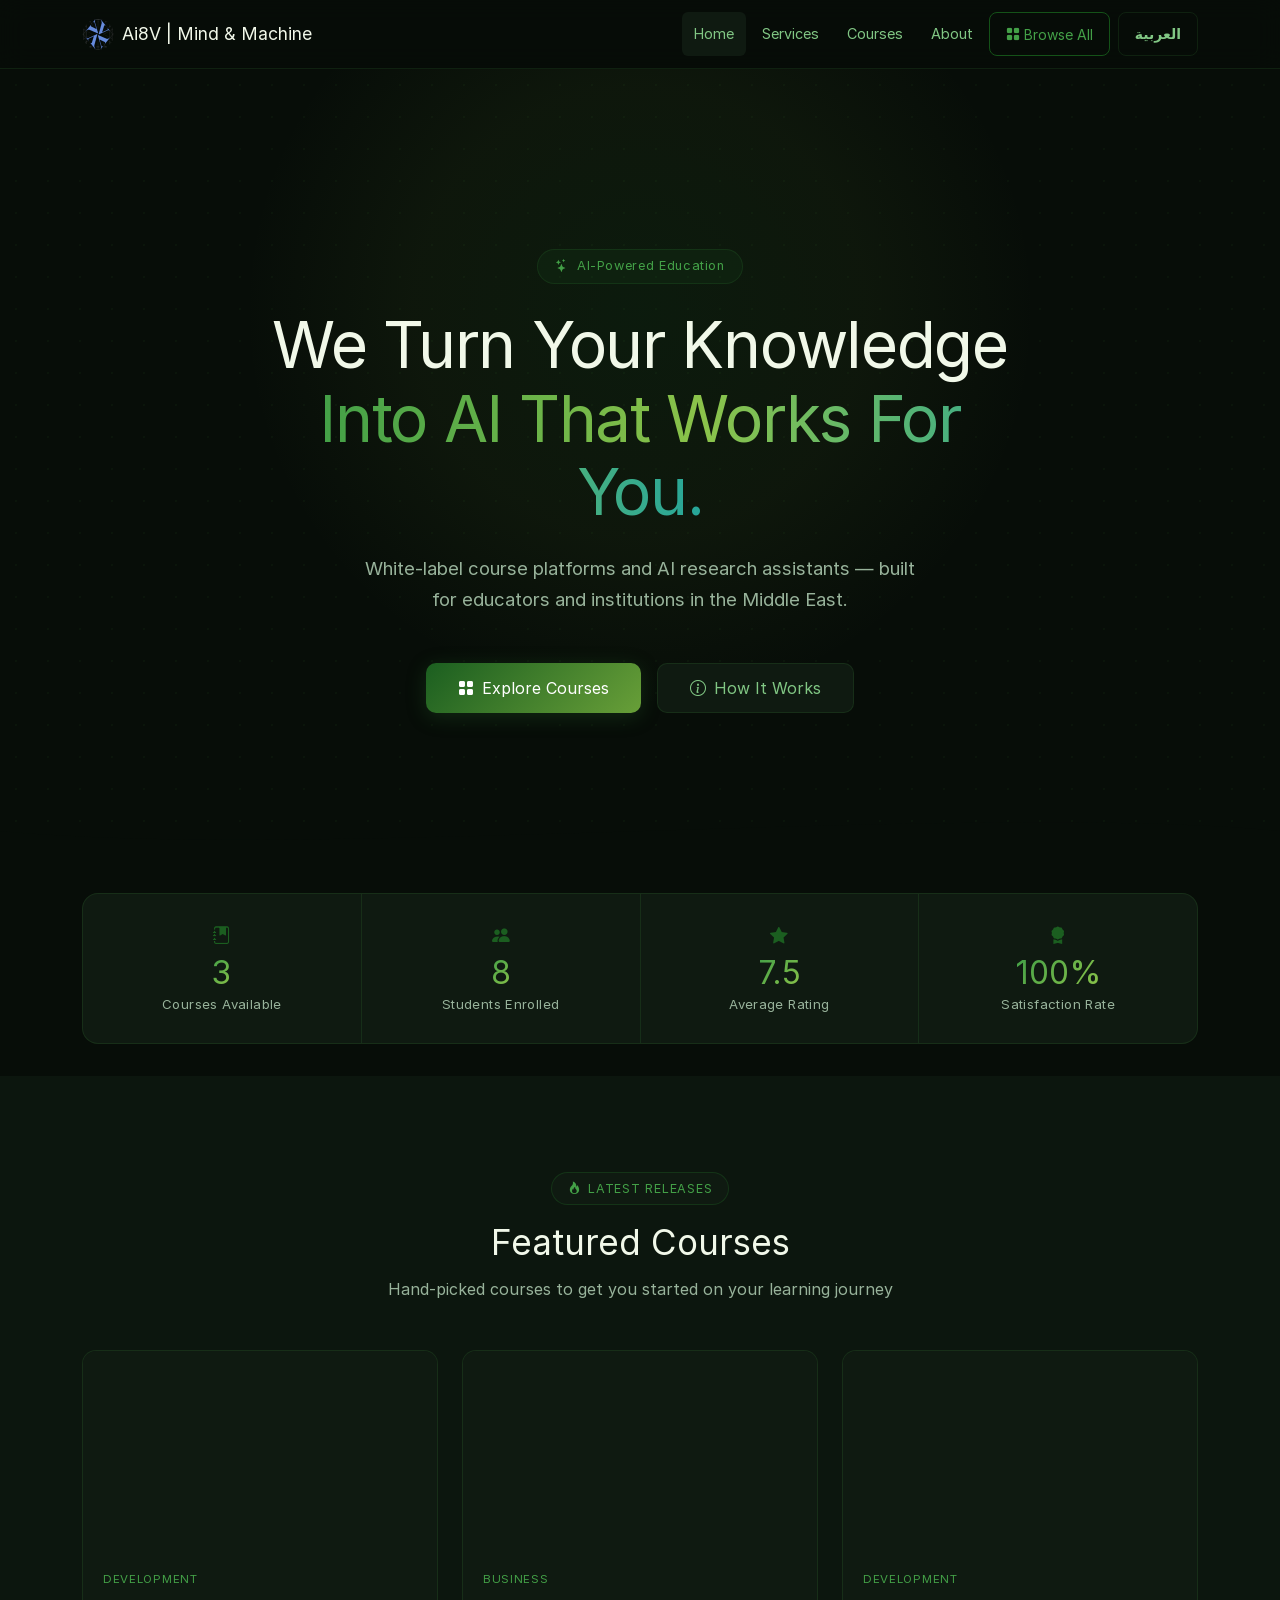
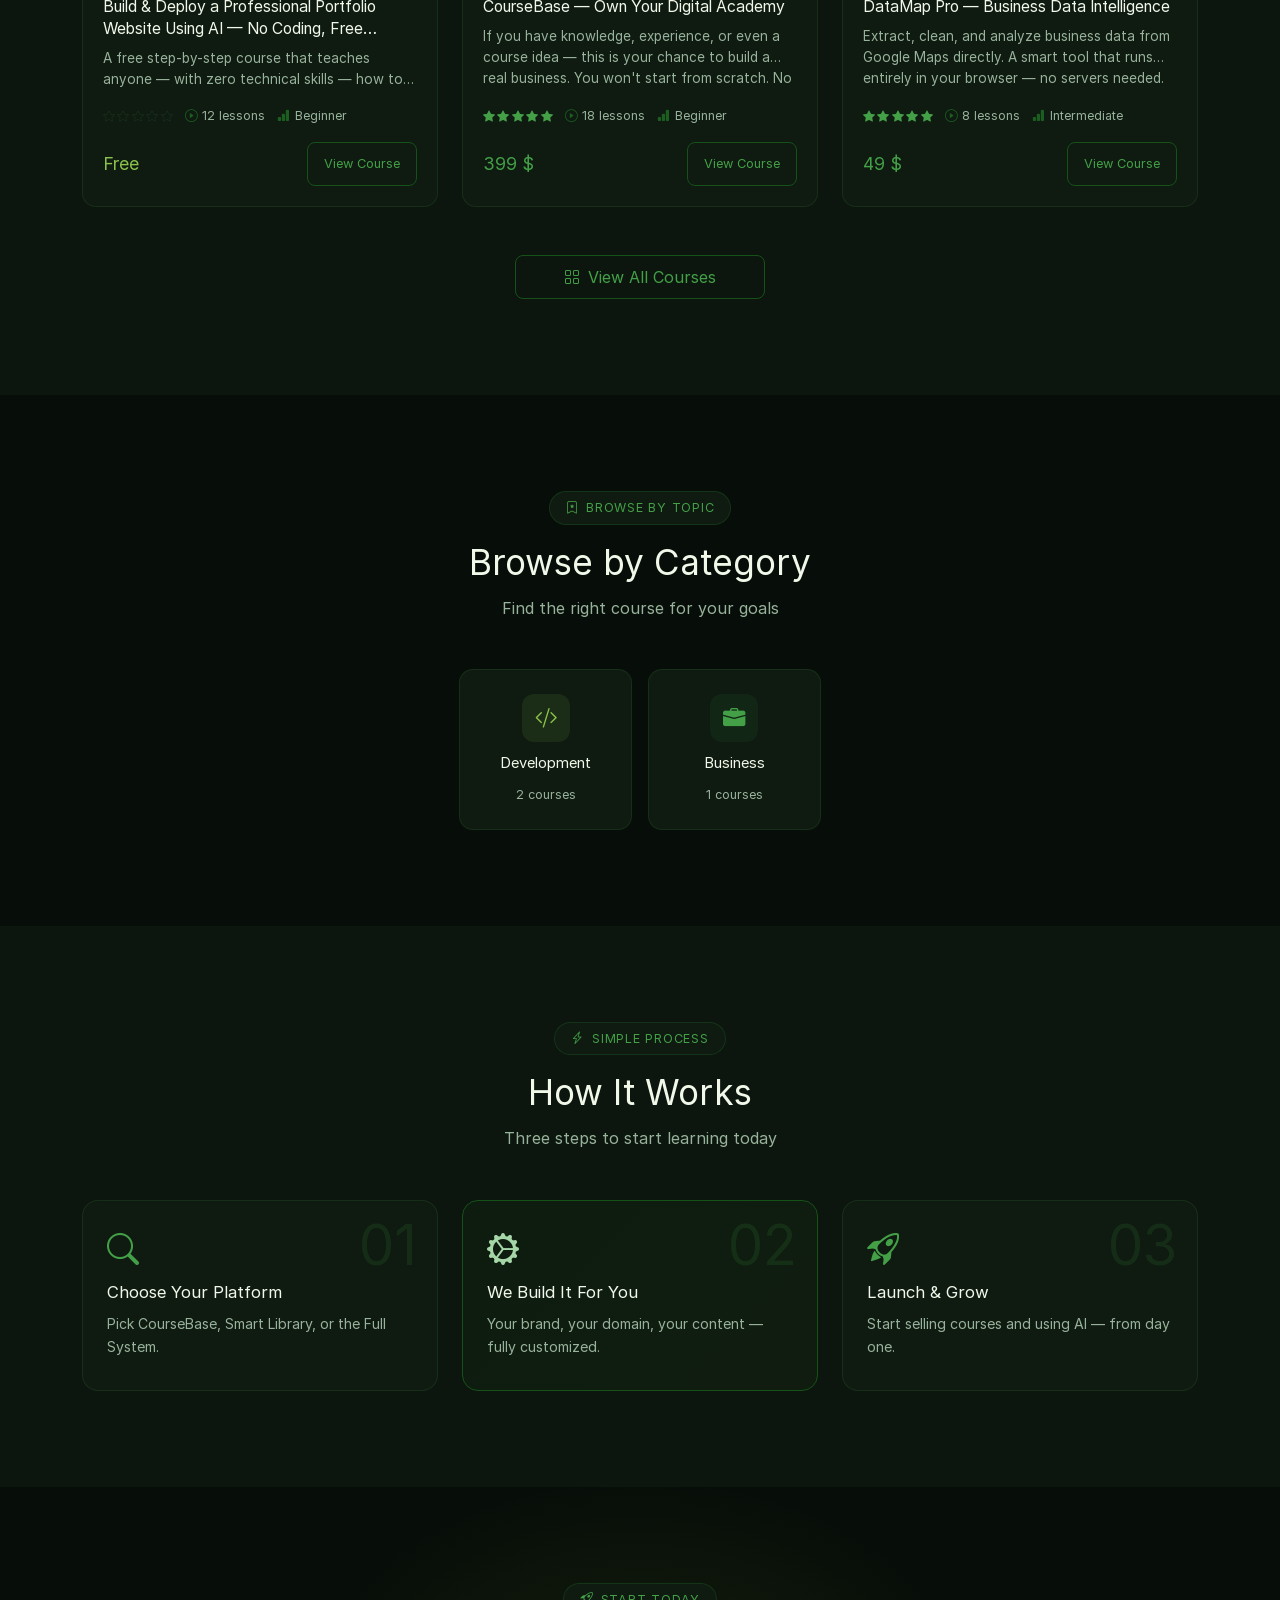
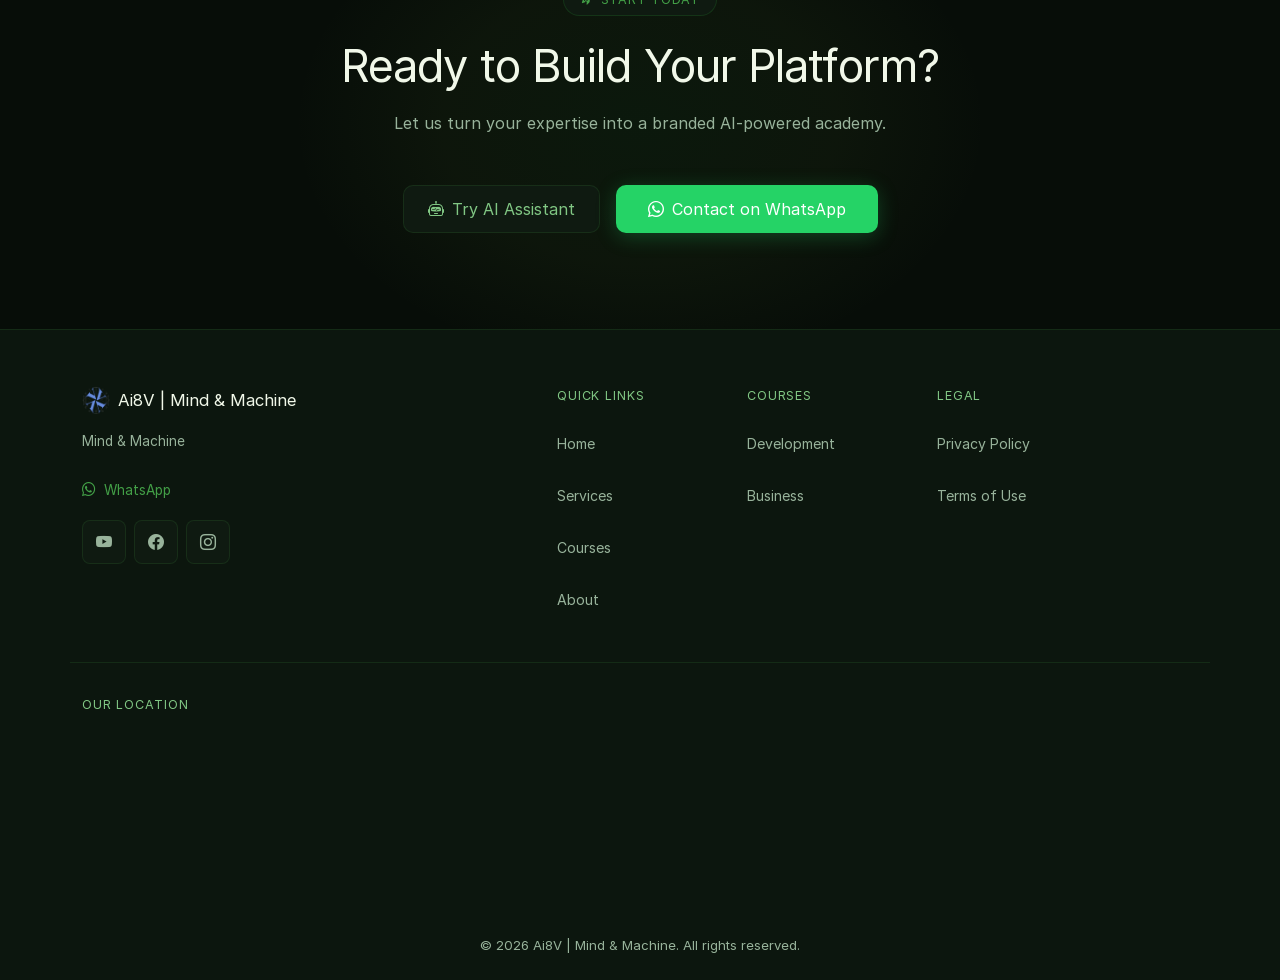
<file: index.html>
<!DOCTYPE html>
<html lang="en" dir="ltr" data-bs-theme="dark">

<head>
  <meta charset="utf-8">
  <meta name="viewport" content="width=device-width, initial-scale=1.0, shrink-to-fit=no">

  <!--
    SEO: title + description + canonical + OG + Twitter
    Static fallback values here — home-app.js injects
    final values from COURSE_DATA at runtime.
  -->
  <title id="page-title">Ai8V | Mind &amp; Machine — Online Courses</title>
  <meta name="description"
        id="page-desc"
        content="Expert-led online courses in Development, Marketing and more. Learn at your own pace with lifetime access.">
  <meta name="robots" content="index, follow">
  <link rel="canonical" id="page-canonical" href="https://ai8v.com/">

  <!-- Open Graph -->
  <meta property="og:type"        content="website">
  <meta property="og:url"         id="og-url"         content="https://ai8v.com/">
  <meta property="og:title"       id="og-title"       content="Ai8V | Mind &amp; Machine — Online Courses">
  <meta property="og:description" id="og-desc"        content="Expert-led online courses in Development, Marketing and more.">
  <meta property="og:image"       id="og-image"       content="https://ai8v.com/assets/img/og-image.png">
  <meta property="og:site_name"   id="og-site-name"   content="Ai8V | Mind &amp; Machine">

  <!-- Twitter Card -->
  <meta name="twitter:card"        content="summary_large_image">
  <meta name="twitter:title"       id="tw-title"  content="Ai8V | Mind &amp; Machine — Online Courses">
  <meta name="twitter:description" id="tw-desc"   content="Expert-led online courses in Development, Marketing and more.">
  <meta name="twitter:image"       id="tw-image"  content="https://ai8v.com/assets/img/og-image.png">

  <!-- hreflang -->
  <link rel="alternate" hreflang="en"        id="hreflang-en"      href="https://ai8v.com/">
  <link rel="alternate" hreflang="ar"        id="hreflang-ar"      href="https://ai8v.com/ar/">
  <link rel="alternate" hreflang="x-default" id="hreflang-default" href="https://ai8v.com/">

  <!-- CSP -->
  <meta http-equiv="Content-Security-Policy"
        content="default-src 'none';
                 script-src 'self';
                 style-src 'self' https://cdn.jsdelivr.net;
                 font-src 'self' https://cdn.jsdelivr.net;
                 img-src 'self' data:;
                 connect-src 'self';
                 frame-src https://www.google.com https://maps.google.com;
                 form-action 'none';">

  <!-- JSON-LD — injected by home-app.js -->

  <!-- Favicons -->
  <link rel="apple-touch-icon" type="image/png" sizes="180x180" href="/assets/img/fav180.png">
  <link rel="icon" type="image/png" sizes="32x32" href="/assets/img/fav32.png">
  <link rel="icon" type="image/png" sizes="32x32" href="/assets/img/fav32D.png"
        media="(prefers-color-scheme: dark)">
  <link rel="icon" type="image/png" sizes="16x16" href="/assets/img/fav16.png">
  <link rel="icon" type="image/png" sizes="16x16" href="/assets/img/fav16D.png"
        media="(prefers-color-scheme: dark)">

  <!-- Preload critical font -->
  <link rel="preload" href="/assets/fonts/inter-variable.woff2"
        as="font" type="font/woff2" crossorigin="anonymous">

  <!-- Stylesheets -->
  <link rel="stylesheet" href="/assets/bootstrap/css/bootstrap.min.css">
  <link rel="stylesheet" href="https://cdn.jsdelivr.net/npm/bootstrap-icons@1.13.1/font/bootstrap-icons.min.css">
  <link rel="stylesheet" href="/assets/css/courses.css">
  <link rel="stylesheet" href="/assets/css/components.css">
  <link rel="stylesheet" href="/assets/css/home.css">
</head>

<body>

  <!-- Skip to content -->
  <a href="#main-content" class="skip-link">Skip to main content</a>

  <!-- ═══════════════════════════════════════════
       NAVBAR
  ═══════════════════════════════════════════ -->
  <nav class="navbar navbar-expand-lg home-navbar sticky-top"
       aria-label="Main navigation">
    <div class="container">

      <!-- Brand -->
      <a class="navbar-brand home-brand" id="nav-brand-link" href="/">
        <span class="brand-icon" aria-hidden="true">
            <img src="/assets/img/logo-icon.png"
            srcset="/assets/img/logo-icon.png 1x, /assets/img/logo-icon-2x.png 2x"
            alt="" class="brand-logo" width="32" height="32">
        </span>
        <span class="brand-text" id="nav-brand-name"></span>
      </a>

      <!-- Toggler -->
      <button class="navbar-toggler border-0" type="button"
              data-bs-toggle="collapse" data-bs-target="#mainNav"
              aria-controls="mainNav" aria-expanded="false"
              aria-label="Toggle navigation">
        <i class="bi bi-list fs-4 icon-em-500" aria-hidden="true"></i>
      </button>

      <!-- Links -->
      <div class="collapse navbar-collapse" id="mainNav">
        <ul class="navbar-nav ms-auto align-items-lg-center gap-lg-1">
          <li class="nav-item">
            <a class="nav-link" href="/"
               data-nav-page="home">Home</a>
          </li>
          <li class="nav-item">
            <a class="nav-link" href="/services.html"
               data-nav-page="services">Services</a>
          </li>
          <li class="nav-item">
            <a class="nav-link" href="/course/"
               data-nav-page="courses">Courses</a>
          </li>
          <li class="nav-item">
            <a class="nav-link" href="/about.html"
               data-nav-page="about">About</a>
          </li>
          <li class="nav-item me-lg-2">
            <a class="btn home-btn-outline btn-sm px-3" href="/course/">
              <i class="bi bi-grid-fill me-1" aria-hidden="true"></i>Browse All
            </a>
          </li>
        </ul>
        <div id="lang-switcher-slot" class="d-flex align-items-center"></div>
      </div>

    </div>
  </nav>


  <!-- ═══════════════════════════════════════════
       MAIN CONTENT
  ═══════════════════════════════════════════ -->
  <main id="main-content">

    <!-- ─── HERO ─── -->
    <section class="hero-section" aria-labelledby="hero-heading">
      <div class="hero-bg-grid" aria-hidden="true"></div>
      <div class="hero-glow"    aria-hidden="true"></div>

      <div class="container hero-content">
        <div class="row justify-content-center text-center">
          <div class="col-12 col-lg-9 col-xl-8">

            <div class="hero-badge mb-4" aria-hidden="true">
              <i class="bi bi-stars me-2" aria-hidden="true"></i><span id="hero-badge-text">AI-Powered Education</span>
            </div>

            <h1 class="hero-title mb-4" id="hero-heading">
              <span class="hero-title-line"     id="hero-title-line1"></span><br>
              <span class="hero-title-gradient" id="hero-title-gradient"></span>
            </h1>

            <p class="hero-subtitle mb-5" id="hero-subtitle"></p>

            <div class="hero-actions d-flex flex-wrap gap-3 justify-content-center">
              <a href="/course/" class="btn home-btn-primary hero-btn-main">
                <i class="bi bi-grid-fill me-2" aria-hidden="true"></i>Explore Courses
              </a>
              <a href="/about.html" class="btn home-btn-ghost hero-btn-sec">
                <i class="bi bi-info-circle me-2" aria-hidden="true"></i>How It Works
              </a>
            </div>

          </div>
        </div>
      </div>

      <!-- wave divider -->
      <div class="hero-wave" aria-hidden="true">
        <svg viewBox="0 0 1440 60" preserveAspectRatio="none"
             xmlns="http://www.w3.org/2000/svg" aria-hidden="true">
          <path d="M0,30 C360,60 1080,0 1440,30 L1440,60 L0,60 Z"
                fill="var(--bg-primary)"/>
        </svg>
      </div>
    </section>


    <!-- ─── STATS BAR ─── -->
    <section class="stats-section" aria-label="Platform statistics">
      <div class="container">
        <div class="stats-bar" id="stats-bar" role="list">
          <!-- built by home-app.js -->
        </div>
      </div>
    </section>


    <!-- ─── FEATURED COURSES ─── -->
    <section class="home-section featured-section"
             aria-labelledby="featured-heading">
      <div class="container">

        <div class="section-header text-center mb-5">
          <div class="section-badge mb-3" aria-hidden="true">
            <i class="bi bi-fire me-2" aria-hidden="true"></i>Latest Releases
          </div>
          <h2 class="section-title" id="featured-heading">Featured Courses</h2>
          <p class="section-subtitle">
            Hand-picked courses to get you started on your learning journey
          </p>
        </div>

        <div class="row g-4" id="featured-courses-grid" aria-live="polite">
          <!-- built by home-app.js -->
        </div>

        <div class="text-center mt-5">
          <a href="/course/" class="btn home-btn-outline px-5">
            <i class="bi bi-grid me-2" aria-hidden="true"></i>View All Courses
          </a>
        </div>

      </div>
    </section>


    <!-- ─── CATEGORIES ─── -->
    <section class="home-section categories-section"
             aria-labelledby="categories-heading">
      <div class="container">

        <div class="section-header text-center mb-5">
          <div class="section-badge mb-3" aria-hidden="true">
            <i class="bi bi-bookmark-star me-2" aria-hidden="true"></i>Browse by Topic
          </div>
          <h2 class="section-title" id="categories-heading">Explore Categories</h2>
          <p class="section-subtitle">Find the right course for your goals</p>
        </div>

        <div class="row g-3 justify-content-center"
             id="categories-grid" aria-live="polite">
          <!-- built by home-app.js -->
        </div>

      </div>
    </section>


    <!-- ─── HOW IT WORKS ─── -->
    <section class="home-section how-section"
             aria-labelledby="how-heading">
      <div class="container">

        <div class="section-header text-center mb-5">
          <div class="section-badge mb-3" aria-hidden="true">
            <i class="bi bi-lightning-charge me-2" aria-hidden="true"></i>Simple Process
          </div>
          <h2 class="section-title" id="how-heading">How It Works</h2>
          <p class="section-subtitle">Three steps to start learning today</p>
        </div>

        <div class="row g-4 justify-content-center">

          <!-- Step 1 -->
          <div class="col-12 col-md-4">
            <article class="how-card h-100">
              <div class="how-step-number" aria-hidden="true">01</div>
              <div class="how-icon mb-3" aria-hidden="true">
                <i class="bi bi-search" aria-hidden="true"></i>
              </div>
              <h3 class="how-title" id="how-step-title-1">Choose Your Platform</h3>
              <p class="how-desc" id="how-step-desc-1">
                Pick CourseBase, Smart Library, or the Full System.
              </p>
            </article>
          </div>

          <!-- Step 2 -->
          <div class="col-12 col-md-4">
            <article class="how-card how-card--accent h-100">
              <div class="how-step-number" aria-hidden="true">02</div>
              <div class="how-icon mb-3" aria-hidden="true">
                <i class="bi bi-gear-wide-connected" aria-hidden="true"></i>
              </div>
              <h3 class="how-title" id="how-step-title-2">We Build It For You</h3>
              <p class="how-desc" id="how-step-desc-2">
                Your brand, your domain, your content — fully customized.
              </p>
            </article>
          </div>

          <!-- Step 3 -->
          <div class="col-12 col-md-4">
            <article class="how-card h-100">
              <div class="how-step-number" aria-hidden="true">03</div>
              <div class="how-icon mb-3" aria-hidden="true">
                <i class="bi bi-rocket-takeoff" aria-hidden="true"></i>
              </div>
              <h3 class="how-title" id="how-step-title-3">Launch & Grow</h3>
              <p class="how-desc" id="how-step-desc-3">
                Start selling courses and using AI — from day one.
              </p>
            </article>
          </div>

        </div>
      </div>
    </section>


    <!-- ─── CTA ─── -->
    <section class="cta-section" aria-labelledby="cta-heading">
      <div class="cta-glow" aria-hidden="true"></div>
      <div class="container cta-content text-center">

        <div class="section-badge mb-4" aria-hidden="true">
          <i class="bi bi-rocket-takeoff me-2" aria-hidden="true"></i>Start Today
        </div>
        <h2 class="cta-title mb-3" id="cta-heading">
          Ready to Build Your Platform?
        </h2>
        <p class="cta-subtitle mb-5" id="cta-subtitle">
          Let us turn your expertise into a branded AI-powered academy.
        </p>

        <div class="d-flex flex-wrap gap-3 justify-content-center">
          <a href="https://chat.ai8v.com/" target="_blank" rel="noopener noreferrer"
            class="btn home-btn-ghost cta-btn-chat">
            <i class="bi bi-robot me-2" aria-hidden="true"></i>Try AI Assistant
          </a>
          <a id="cta-whatsapp-btn" href="#" target="_blank"
             rel="noopener noreferrer"
             class="btn home-btn-whatsapp cta-btn-wa"
             aria-label="Contact us on WhatsApp">
            <i class="bi bi-whatsapp me-2" aria-hidden="true"></i>Contact on WhatsApp
          </a>
        </div>

      </div>
    </section>

  </main><!-- /#main-content -->


  <!-- ═══════════════════════════════════════════
       FOOTER
  ═══════════════════════════════════════════ -->
  <footer class="home-footer" role="contentinfo">
    <div class="container">

      <div class="row g-4 footer-top">

        <!-- Brand col -->
        <div class="col-12 col-md-4">
          <div class="footer-brand mb-3">
            <img src="/assets/img/logo-icon.png"
                srcset="/assets/img/logo-icon.png 1x, /assets/img/logo-icon-2x.png 2x"
                alt="" class="brand-logo me-2" width="28" height="28" loading="lazy"
                aria-hidden="true">
            <span id="footer-brand-name"></span>
          </div>
          <p class="footer-tagline" id="footer-tagline">
            Mind &amp; Machine
          </p>
          <a id="footer-whatsapp-link" href="#" target="_blank"
             rel="noopener noreferrer" class="footer-social-link"
             aria-label="Contact us on WhatsApp">
            <i class="bi bi-whatsapp me-2" aria-hidden="true"></i>WhatsApp
          </a>
          <div id="footer-social-links" class="footer-social-icons mt-2"></div>
        </div>

        <!-- Quick Links -->
        <div class="col-6 col-md-2 offset-md-1">
          <p class="footer-col-title" id="footer-heading-quicklinks">Quick Links</p>
          <ul class="footer-links">
            <li><a id="footer-link-home" href="/"><span id="footer-link-home-text">Home</span></a></li>
            <li><a id="footer-link-services" href="/services.html"><span id="footer-link-services-text">Services</span></a></li>
            <li><a id="footer-link-courses" href="/course/"><span id="footer-link-courses-text">Courses</span></a></li>
            <li><a id="footer-link-about" href="/about.html"><span id="footer-link-about-text">About</span></a></li>
          </ul>
        </div>

        <!-- Categories — built dynamically -->
        <div class="col-6 col-md-2">
          <p class="footer-col-title" id="footer-heading-products">Courses</p>
          <ul class="footer-links" id="footer-categories">
            <!-- built by home-app.js -->
          </ul>
        </div>

        <!-- Legal -->
        <div class="col-6 col-md-2">
          <p class="footer-col-title" id="footer-heading-legal">Legal</p>
          <ul class="footer-links">
            <li><a id="footer-link-privacy" href="/legal/privacy.html"><span class="footer-link-text">Privacy Policy</span></a></li>
            <li><a id="footer-link-terms" href="/legal/terms.html"><span class="footer-link-text">Terms of Use</span></a></li>
          </ul>
        </div>

      </div><!-- /.row -->

      <!-- Map -->
      <div class="row g-4 mt-2">
        <div class="col-12 col-md-6 col-lg-4 me-auto" id="footer-map-slot" data-heading-class="footer-col-title"></div>
      </div>

      <!-- Footer bottom -->
      <div class="footer-bottom">
        <span id="footer-copyright"></span>
      </div>

    </div>
  </footer>
  
  <!-- Scripts — deferred, non-blocking -->
  <script src="/assets/bootstrap/js/bootstrap.min.js" defer></script>
  <script src="/assets/js/utils.js"         defer></script>
  <script src="/assets/js/courses-data.js"  defer></script>
  <script src="/assets/js/shared-page.js"   defer></script>
  <script src="/assets/js/home-app.js"      defer></script>
</body>

</html>
</file>
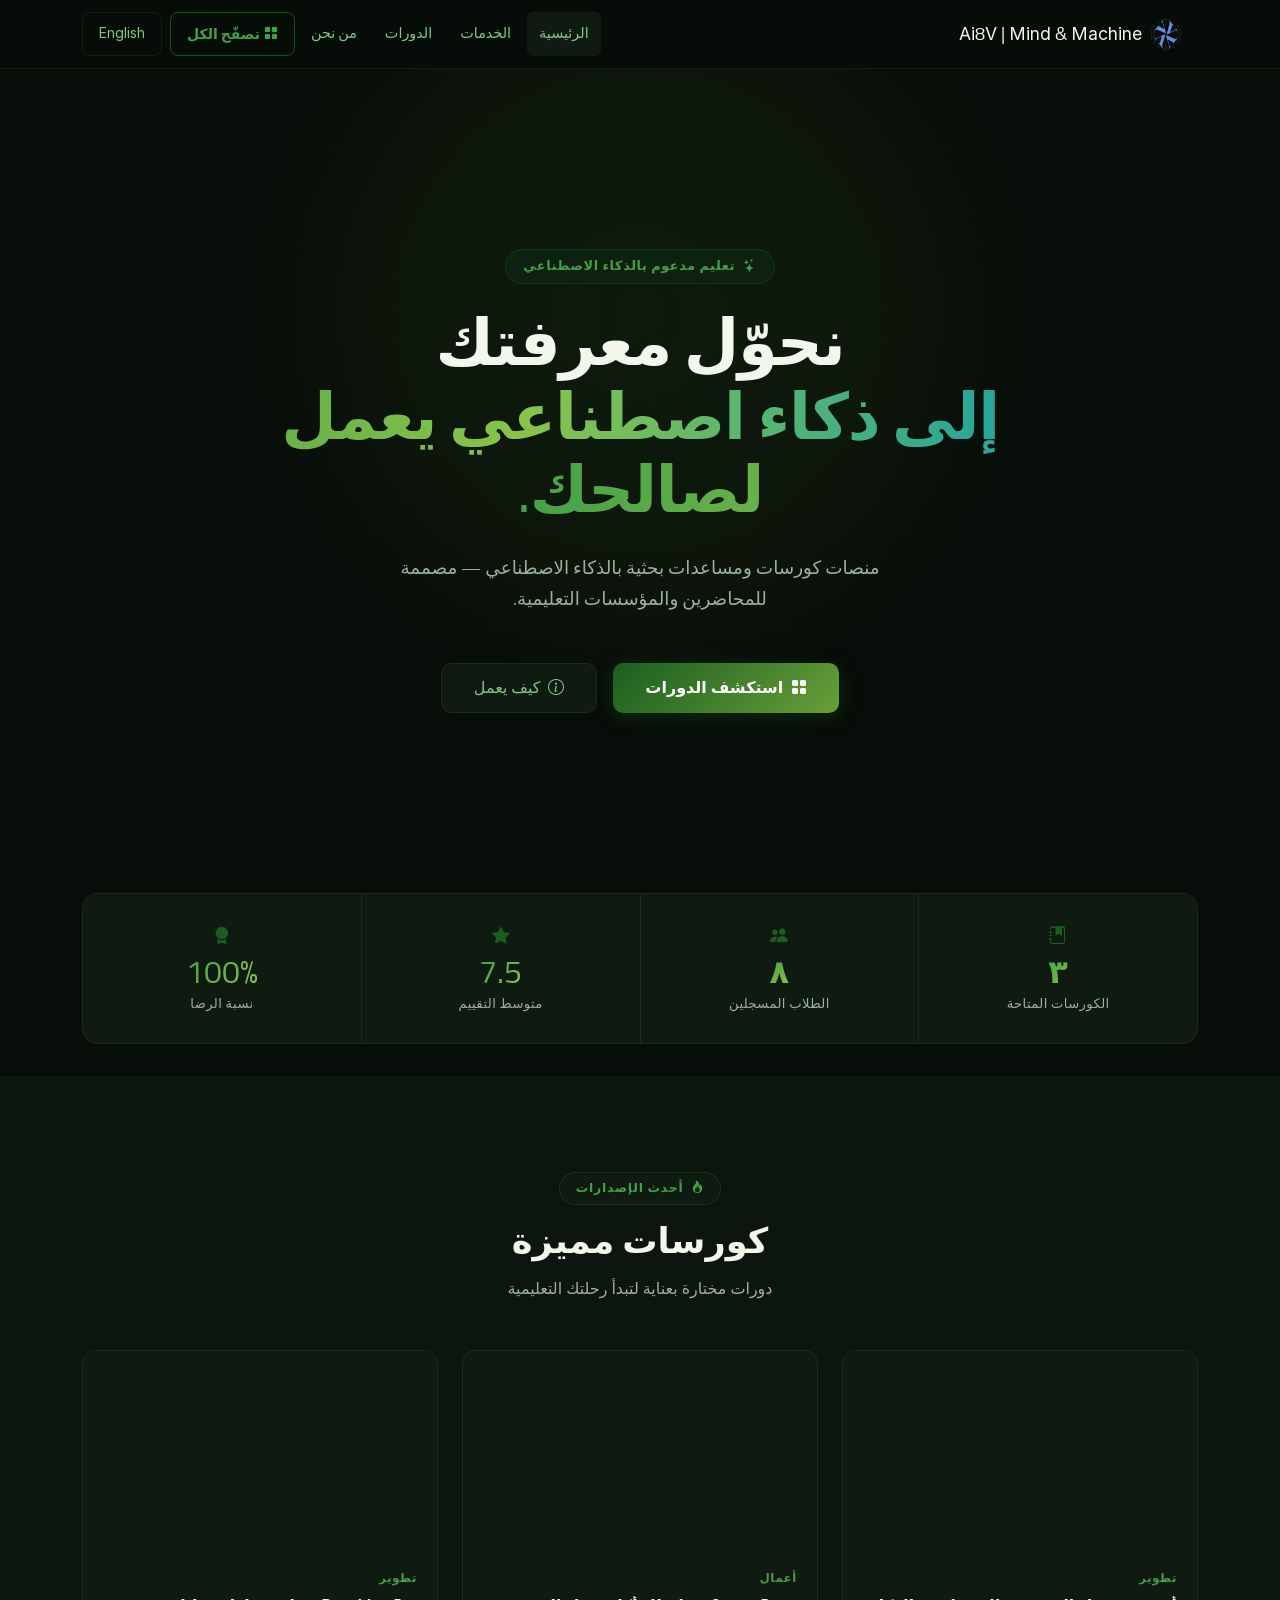
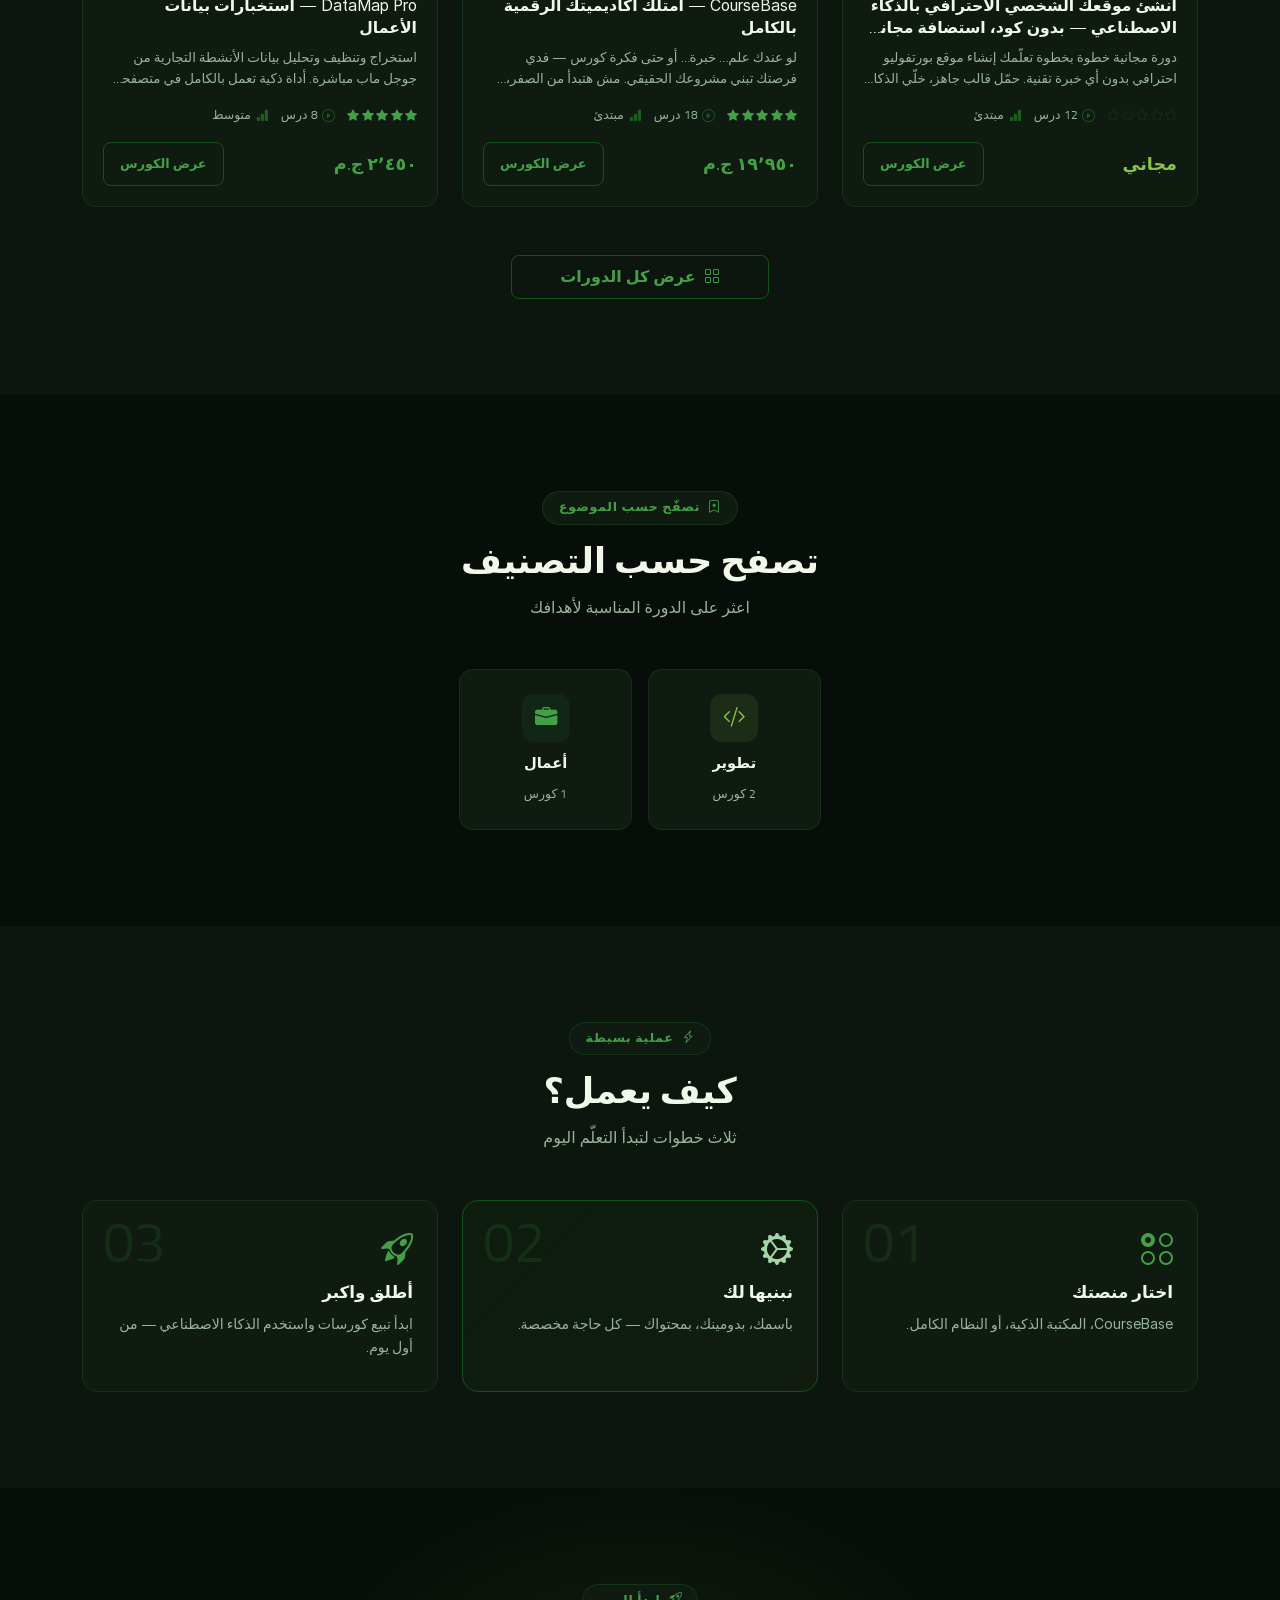
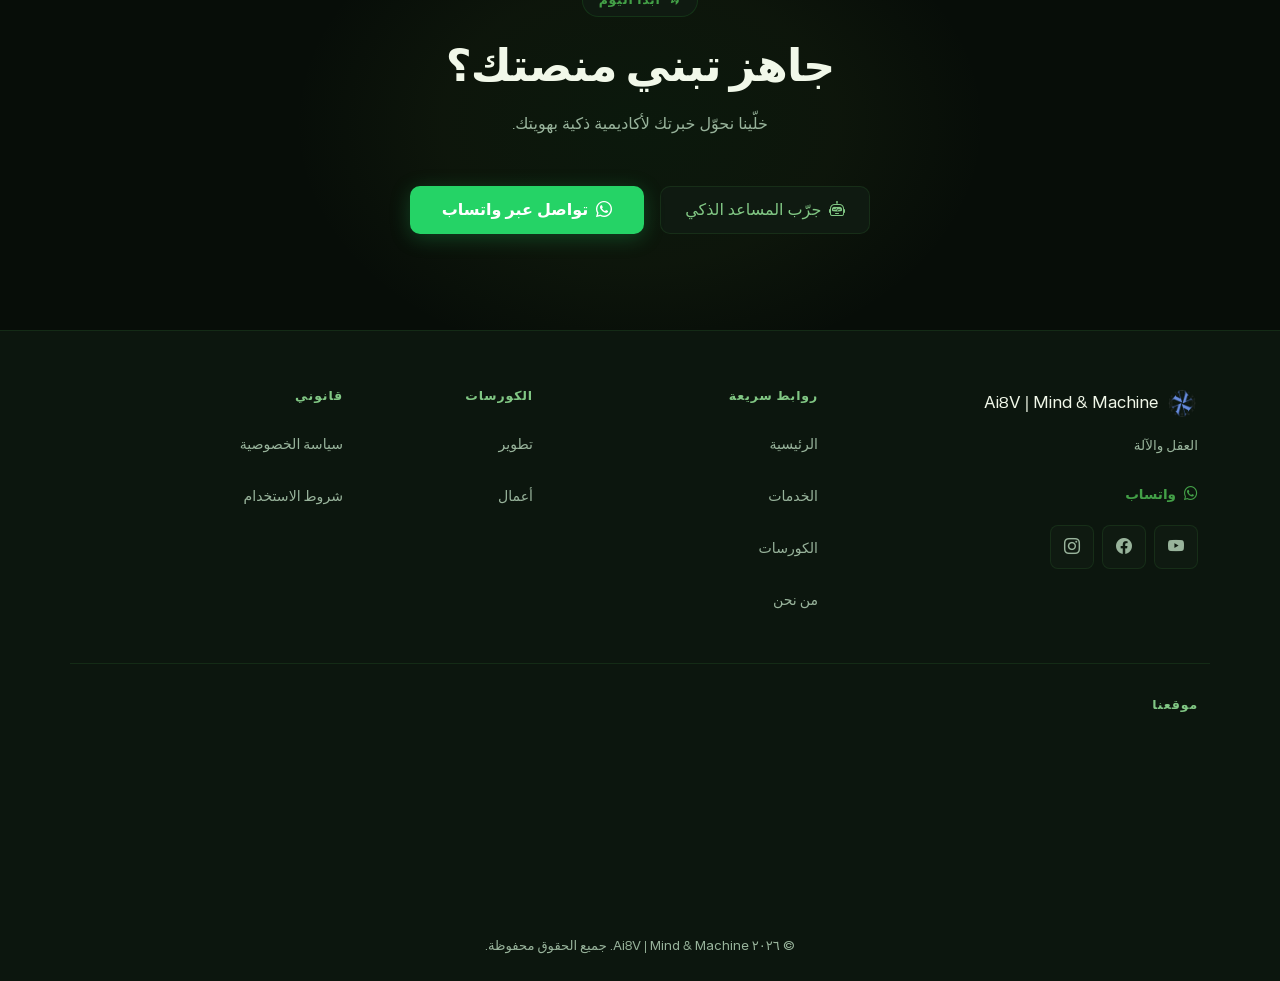
<file: ar/index.html>
<!DOCTYPE html>
<html lang="ar" dir="rtl" data-bs-theme="dark">

<head>
  <meta charset="utf-8">
  <meta name="viewport" content="width=device-width, initial-scale=1.0, shrink-to-fit=no">

  <!--
    SEO: title + description + canonical + OG + Twitter
    قيم احتياطية ثابتة — home-app.js يحقن
    القيم النهائية من COURSE_DATA عند التشغيل.
  -->
  <title id="page-title">Ai8V | عقل وآلة — دورات تعليمية أونلاين</title>
  <meta name="description"
        id="page-desc"
        content="دورات أونلاين احترافية في التطوير والتسويق وغيرها. تعلّم بالسرعة التي تناسبك مع وصول مدى الحياة.">
  <meta name="robots" content="index, follow">
  <link rel="canonical" id="page-canonical" href="https://ai8v.com/ar/">

  <!-- Open Graph -->
  <meta property="og:type"        content="website">
  <meta property="og:url"         id="og-url"         content="https://ai8v.com/ar/">
  <meta property="og:title"       id="og-title"       content="Ai8V | عقل وآلة — دورات تعليمية أونلاين">
  <meta property="og:description" id="og-desc"        content="دورات أونلاين احترافية في التطوير والتسويق وغيرها.">
  <meta property="og:image"       id="og-image"       content="https://ai8v.com/assets/img/og-image.png">
  <meta property="og:site_name"   id="og-site-name"   content="Ai8V | عقل وآلة">

  <!-- Twitter Card -->
  <meta name="twitter:card"        content="summary_large_image">
  <meta name="twitter:title"       id="tw-title"  content="Ai8V | عقل وآلة — دورات تعليمية أونلاين">
  <meta name="twitter:description" id="tw-desc"   content="دورات أونلاين احترافية في التطوير والتسويق وغيرها.">
  <meta name="twitter:image"       id="tw-image"  content="https://ai8v.com/assets/img/og-image.png">

  <!-- hreflang -->
  <link rel="alternate" hreflang="en"        id="hreflang-en"      href="https://ai8v.com/">
  <link rel="alternate" hreflang="ar"        id="hreflang-ar"      href="https://ai8v.com/ar/">
  <link rel="alternate" hreflang="x-default" id="hreflang-default" href="https://ai8v.com/">

  <!-- CSP -->
  <meta http-equiv="Content-Security-Policy"
        content="default-src 'none';
                 script-src 'self';
                 style-src 'self' https://cdn.jsdelivr.net;
                 font-src 'self' https://cdn.jsdelivr.net;
                 img-src 'self' data:;
                 connect-src 'self';
                 frame-src https://www.google.com https://maps.google.com;
                 form-action 'none';">

  <!-- JSON-LD — يُحقن بواسطة home-app.js -->

  <!-- Favicons -->
  <link rel="apple-touch-icon" type="image/png" sizes="180x180" href="/assets/img/fav180.png">
  <link rel="icon" type="image/png" sizes="32x32" href="/assets/img/fav32.png">
  <link rel="icon" type="image/png" sizes="32x32" href="/assets/img/fav32D.png"
        media="(prefers-color-scheme: dark)">
  <link rel="icon" type="image/png" sizes="16x16" href="/assets/img/fav16.png">
  <link rel="icon" type="image/png" sizes="16x16" href="/assets/img/fav16D.png"
        media="(prefers-color-scheme: dark)">

  <!-- Preload critical fonts -->
  <link rel="preload" href="/assets/fonts/inter-variable.woff2"
        as="font" type="font/woff2" crossorigin="anonymous">
  <link rel="preload" href="/assets/fonts/cairo-variable.woff2"
        as="font" type="font/woff2" crossorigin="anonymous">

  <!-- Stylesheets -->
  <link rel="stylesheet" href="/assets/bootstrap/css/bootstrap.min.css">
  <link rel="stylesheet" href="https://cdn.jsdelivr.net/npm/bootstrap-icons@1.13.1/font/bootstrap-icons.min.css">
  <link rel="stylesheet" href="/assets/css/courses.css">
  <link rel="stylesheet" href="/assets/css/components.css">
  <link rel="stylesheet" href="/assets/css/home.css">
</head>

<body>

  <!-- تخطّي إلى المحتوى -->
  <a href="#main-content" class="skip-link">تخطّي إلى المحتوى الرئيسي</a>

  <!-- ═══════════════════════════════════════════
       شريط التنقل
  ═══════════════════════════════════════════ -->
  <nav class="navbar navbar-expand-lg home-navbar sticky-top"
       aria-label="التنقل الرئيسي">
    <div class="container">

      <!-- العلامة التجارية -->
      <a class="navbar-brand home-brand" id="nav-brand-link" href="/ar/index.html">
        <span class="brand-icon" aria-hidden="true">
          <img src="/assets/img/logo-icon.png"
              srcset="/assets/img/logo-icon.png 1x, /assets/img/logo-icon-2x.png 2x"
              alt="" class="brand-logo" width="32" height="32" loading="lazy">
        </span>
        <span class="brand-text" id="nav-brand-name"></span>
      </a>

      <!-- زر القائمة -->
      <button class="navbar-toggler border-0" type="button"
              data-bs-toggle="collapse" data-bs-target="#mainNav"
              aria-controls="mainNav" aria-expanded="false"
              aria-label="تبديل القائمة">
        <i class="bi bi-list fs-4 icon-em-500" aria-hidden="true"></i>
      </button>

      <!-- الروابط -->
      <div class="collapse navbar-collapse" id="mainNav">
        <ul class="navbar-nav me-auto align-items-lg-center gap-lg-1">
          <li class="nav-item">
            <a class="nav-link" href="/ar/index.html"
               aria-current="page" data-nav-page="home">الرئيسية</a>
          </li>
          <li class="nav-item">
            <a class="nav-link" href="/ar/services.html"
               data-nav-page="services">الخدمات</a>
          </li>
          <li class="nav-item">
            <a class="nav-link" href="/ar/course/"
               data-nav-page="courses">الدورات</a>
          </li>
          <li class="nav-item">
            <a class="nav-link" href="/ar/about.html"
               data-nav-page="about">من نحن</a>
          </li>
          <li class="nav-item ms-lg-2">
            <a class="btn home-btn-outline btn-sm px-3" href="/ar/course/">
              <i class="bi bi-grid-fill ms-1" aria-hidden="true"></i>تصفّح الكل
            </a>
          </li>
        </ul>
        <div id="lang-switcher-slot" class="d-flex align-items-center"></div>
      </div>

    </div>
  </nav>


  <!-- ═══════════════════════════════════════════
       المحتوى الرئيسي
  ═══════════════════════════════════════════ -->
  <main id="main-content">

    <!-- ─── البطل ─── -->
    <section class="hero-section" aria-labelledby="hero-heading">
      <div class="hero-bg-grid" aria-hidden="true"></div>
      <div class="hero-glow"    aria-hidden="true"></div>

      <div class="container hero-content">
        <div class="row justify-content-center text-center">
          <div class="col-12 col-lg-9 col-xl-8">

            <div class="hero-badge mb-4" aria-hidden="true">
              <i class="bi bi-stars ms-2" aria-hidden="true"></i><span id="hero-badge-text">تعليم مدعوم بالذكاء الاصطناعي</span>
            </div>

            <h1 class="hero-title mb-4" id="hero-heading">
              <span class="hero-title-line"     id="hero-title-line1"></span><br>
              <span class="hero-title-gradient" id="hero-title-gradient"></span>
            </h1>

            <p class="hero-subtitle mb-5" id="hero-subtitle"></p>

            <div class="hero-actions d-flex flex-wrap gap-3 justify-content-center">
              <a href="/ar/course/" class="btn home-btn-primary hero-btn-main">
                <i class="bi bi-grid-fill ms-2" aria-hidden="true"></i>استكشف الدورات
              </a>
              <a href="/ar/about.html" class="btn home-btn-ghost hero-btn-sec">
                <i class="bi bi-info-circle ms-2" aria-hidden="true"></i>كيف يعمل
              </a>
            </div>

          </div>
        </div>
      </div>

      <!-- فاصل موجي -->
      <div class="hero-wave" aria-hidden="true">
        <svg viewBox="0 0 1440 60" preserveAspectRatio="none"
             xmlns="http://www.w3.org/2000/svg" aria-hidden="true">
          <path d="M0,30 C360,60 1080,0 1440,30 L1440,60 L0,60 Z"
                fill="var(--bg-primary)"/>
        </svg>
      </div>
    </section>


    <!-- ─── شريط الإحصائيات ─── -->
    <section class="stats-section" aria-label="إحصائيات المنصة">
      <div class="container">
        <div class="stats-bar" id="stats-bar" role="list">
          <!-- يُبنى بواسطة home-app.js -->
        </div>
      </div>
    </section>


    <!-- ─── الدورات المميزة ─── -->
    <section class="home-section featured-section"
             aria-labelledby="featured-heading">
      <div class="container">

        <div class="section-header text-center mb-5">
          <div class="section-badge mb-3" aria-hidden="true">
            <i class="bi bi-fire ms-2" aria-hidden="true"></i>أحدث الإصدارات
          </div>
          <h2 class="section-title" id="featured-heading">الدورات المميّزة</h2>
          <p class="section-subtitle">
            دورات مختارة بعناية لتبدأ رحلتك التعليمية
          </p>
        </div>

        <div class="row g-4" id="featured-courses-grid" aria-live="polite">
          <!-- يُبنى بواسطة home-app.js -->
        </div>

        <div class="text-center mt-5">
          <a href="/ar/course/" class="btn home-btn-outline px-5">
            <i class="bi bi-grid ms-2" aria-hidden="true"></i>عرض كل الدورات
          </a>
        </div>

      </div>
    </section>


    <!-- ─── التصنيفات ─── -->
    <section class="home-section categories-section"
             aria-labelledby="categories-heading">
      <div class="container">

        <div class="section-header text-center mb-5">
          <div class="section-badge mb-3" aria-hidden="true">
            <i class="bi bi-bookmark-star ms-2" aria-hidden="true"></i>تصفّح حسب الموضوع
          </div>
          <h2 class="section-title" id="categories-heading">استكشف التصنيفات</h2>
          <p class="section-subtitle">اعثر على الدورة المناسبة لأهدافك</p>
        </div>

        <div class="row g-3 justify-content-center"
             id="categories-grid" aria-live="polite">
          <!-- يُبنى بواسطة home-app.js -->
        </div>

      </div>
    </section>


    <!-- ─── كيف يعمل ─── -->
    <section class="home-section how-section"
             aria-labelledby="how-heading">
      <div class="container">

        <div class="section-header text-center mb-5">
          <div class="section-badge mb-3" aria-hidden="true">
            <i class="bi bi-lightning-charge ms-2" aria-hidden="true"></i>عملية بسيطة
          </div>
          <h2 class="section-title" id="how-heading">كيف يعمل</h2>
          <p class="section-subtitle">ثلاث خطوات لتبدأ التعلّم اليوم</p>
        </div>

        <div class="row g-4 justify-content-center">

          <!-- الخطوة 1 -->
          <div class="col-12 col-md-4">
            <article class="how-card h-100">
              <div class="how-step-number" aria-hidden="true">01</div>
              <div class="how-icon mb-3" aria-hidden="true">
                <i class="bi bi-ui-radios-grid" aria-hidden="true"></i>
              </div>
              <h3 class="how-title" id="how-step-title-1">اختار منصتك</h3>
              <p class="how-desc" id="how-step-desc-1">
                CourseBase، المكتبة الذكية، أو النظام الكامل.
              </p>
            </article>
          </div>

          <!-- الخطوة 2 -->
          <div class="col-12 col-md-4">
            <article class="how-card how-card--accent h-100">
              <div class="how-step-number" aria-hidden="true">02</div>
              <div class="how-icon mb-3" aria-hidden="true">
                <i class="bi bi-gear-wide-connected" aria-hidden="true"></i>
              </div>
              <h3 class="how-title" id="how-step-title-2">نبنيها لك</h3>
              <p class="how-desc" id="how-step-desc-2">
                باسمك، بدومينك، بمحتواك — كل حاجة مخصصة.
              </p>
            </article>
          </div>

          <!-- الخطوة 3 -->
          <div class="col-12 col-md-4">
            <article class="how-card h-100">
              <div class="how-step-number" aria-hidden="true">03</div>
              <div class="how-icon mb-3" aria-hidden="true">
                <i class="bi bi-rocket-takeoff" aria-hidden="true"></i>
              </div>
              <h3 class="how-title" id="how-step-title-3">أطلق واكبر</h3>
              <p class="how-desc" id="how-step-desc-3">
                ابدأ تبيع كورسات واستخدم الذكاء الاصطناعي — من أول يوم.
              </p>
            </article>
          </div>

        </div>
      </div>
    </section>


    <!-- ─── دعوة لاتخاذ إجراء ─── -->
    <section class="cta-section" aria-labelledby="cta-heading">
      <div class="cta-glow" aria-hidden="true"></div>
      <div class="container cta-content text-center">

        <div class="section-badge mb-4" aria-hidden="true">
          <i class="bi bi-rocket-takeoff ms-2" aria-hidden="true"></i>ابدأ اليوم
        </div>
        <h2 class="cta-title mb-3" id="cta-heading">
          جاهز تبني منصتك؟
        </h2>
        <p class="cta-subtitle mb-5" id="cta-subtitle">
          خلّينا نحوّل خبرتك لأكاديمية ذكية بهويتك.
        </p>

        <div class="d-flex flex-wrap gap-3 justify-content-center">
          <a href="https://chat.ai8v.com/" target="_blank" rel="noopener noreferrer"
            class="btn home-btn-ghost cta-btn-chat">
            <i class="bi bi-robot ms-2" aria-hidden="true"></i>جرّب المساعد الذكي
          </a>
          <a id="cta-whatsapp-btn" href="#" target="_blank"
             rel="noopener noreferrer"
             class="btn home-btn-whatsapp cta-btn-wa"
             aria-label="تواصل معنا عبر واتساب">
            <i class="bi bi-whatsapp ms-2" aria-hidden="true"></i>تواصل عبر واتساب
          </a>
        </div>

      </div>
    </section>

  </main><!-- /#main-content -->


  <!-- ═══════════════════════════════════════════
       التذييل
  ═══════════════════════════════════════════ -->
  <footer class="home-footer" role="contentinfo">
    <div class="container">

      <div class="row g-4 footer-top">

        <!-- عمود العلامة التجارية -->
        <div class="col-12 col-md-4">
          <div class="footer-brand mb-3">
            <span class="site-brand-icon ms-2" aria-hidden="true">
              <img src="/assets/img/logo-icon.png"
                  srcset="/assets/img/logo-icon.png 1x, /assets/img/logo-icon-2x.png 2x"
                  alt="" class="brand-logo" width="28" height="28" loading="lazy">
            </span>
            <span id="footer-brand-name"></span>
          </div>
          <p class="footer-tagline" id="footer-tagline">
            العقل والآلة
          </p>
          <a id="footer-whatsapp-link" href="#" target="_blank"
             rel="noopener noreferrer" class="footer-social-link"
             aria-label="تواصل معنا عبر واتساب">
            <i class="bi bi-whatsapp ms-2" aria-hidden="true"></i>واتساب
          </a>
          <div id="footer-social-links" class="footer-social-icons mt-2"></div>
        </div>

        <!-- روابط سريعة -->
        <div class="col-6 col-md-2 offset-md-1">
          <p class="footer-col-title" id="footer-heading-quicklinks">روابط سريعة</p>
          <ul class="footer-links">
            <li><a id="footer-link-home" href="/ar/index.html" aria-current="page"><span id="footer-link-home-text">الرئيسية</span></a></li>
            <li><a id="footer-link-services" href="/ar/services.html"><span id="footer-link-services-text">الخدمات</span></a></li>
            <li><a id="footer-link-courses" href="/ar/course/"><span id="footer-link-courses-text">الكورسات</span></a></li>
            <li><a id="footer-link-about" href="/ar/about.html"><span id="footer-link-about-text">من نحن</span></a></li>
          </ul>
        </div>

        <!-- التصنيفات — تُبنى ديناميكياً -->
        <div class="col-6 col-md-2">
          <p class="footer-col-title" id="footer-heading-products">الكورسات</p>
          <ul class="footer-links" id="footer-categories">
            <!-- يُبنى بواسطة home-app.js -->
          </ul>
        </div>

        <!-- قانوني -->
        <div class="col-6 col-md-2">
          <p class="footer-col-title" id="footer-heading-legal">قانوني</p>
          <ul class="footer-links">
            <li><a id="footer-link-privacy" href="/ar/legal/privacy.html"><span class="footer-link-text">سياسة الخصوصية</span></a></li>
            <li><a id="footer-link-terms" href="/ar/legal/terms.html"><span class="footer-link-text">شروط الاستخدام</span></a></li>
          </ul>
        </div>

      </div><!-- /.row -->

      <!-- الخريطة -->
      <div class="row g-4 mt-2">
        <div class="col-12 col-md-6 col-lg-4 ms-auto" id="footer-map-slot" data-heading-class="footer-col-title"></div>
      </div>

      <!-- أسفل التذييل -->
      <div class="footer-bottom">
        <span id="footer-copyright"></span>
      </div>

    </div>
  </footer>

  <!-- السكربتات — مؤجلة، غير معيقة -->
  <script src="/assets/bootstrap/js/bootstrap.min.js" defer></script>
  <script src="/assets/js/utils.js"         defer></script>
  <script src="/assets/js/courses-data.js"  defer></script>
  <script src="/assets/js/shared-page.js"   defer></script>
  <script src="/assets/js/home-app.js"      defer></script>

</body>

</html>
</file>
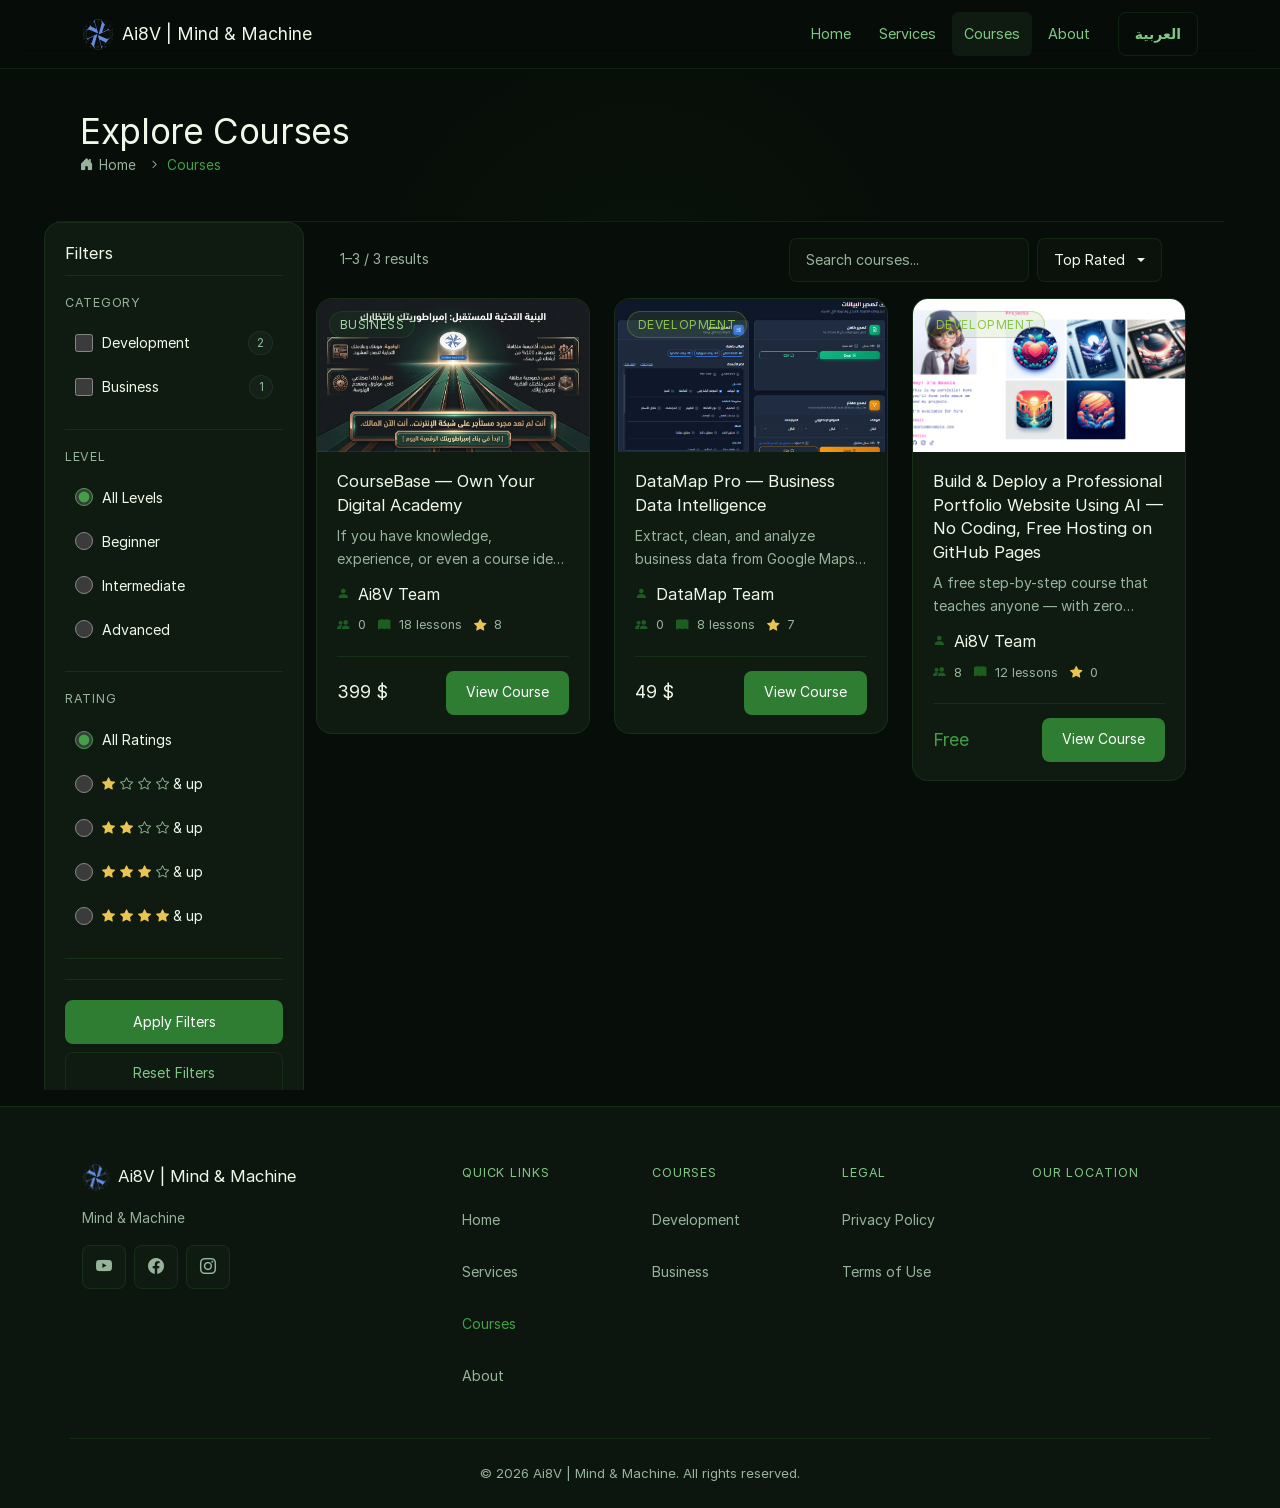
<file: course/index.html>
<!DOCTYPE html>
<html lang="en" dir="ltr" data-bs-theme="dark">

<head>
  <meta charset="utf-8">
  <meta name="viewport" content="width=device-width, initial-scale=1.0, shrink-to-fit=no">

  <!-- SEO — injected at runtime by courses-app.js from COURSE_DATA -->
  <title id="page-title">Ai8V | Mind &amp; Machine — Explore Courses</title>
  <meta name="description"
        id="page-desc"
        content="Explore our catalog of expert-led online courses in Development, Design, Health, Marketing and more. Filter by category, level or rating and start learning today.">
  <meta name="robots" content="index, follow">
  <link rel="canonical" id="page-canonical" href="https://ai8v.com/course/">

  <!-- Open Graph -->
  <meta property="og:type"        content="website">
  <meta property="og:url"         id="og-url"       content="https://ai8v.com/course/">
  <meta property="og:title"       id="og-title"     content="Ai8V | Mind &amp; Machine — Explore Courses">
  <meta property="og:description" id="og-desc"      content="Explore expert-led online courses. Filter by category, level or rating and start learning today.">
  <meta property="og:image"       id="og-image"     content="https://ai8v.com/assets/img/og-image.png">
  <meta property="og:site_name"   id="og-site-name" content="Ai8V | Mind &amp; Machine">

  <!-- Twitter Card -->
  <meta name="twitter:card"        content="summary_large_image">
  <meta name="twitter:title"       id="tw-title" content="Ai8V | Mind &amp; Machine — Explore Courses">
  <meta name="twitter:description" id="tw-desc"  content="Explore expert-led online courses. Filter by category, level or rating and start learning today.">
  <meta name="twitter:image"       id="tw-image" content="https://ai8v.com/assets/img/og-image.png">

  <!-- hreflang -->
  <link rel="alternate" hreflang="en"        id="hreflang-en"      href="https://ai8v.com/course/">
  <link rel="alternate" hreflang="ar"        id="hreflang-ar"      href="https://ai8v.com/ar/course/">
  <link rel="alternate" hreflang="x-default" id="hreflang-default" href="https://ai8v.com/course/">

  <!-- CSP — font-src 'self' for Inter self-hosted -->
  <meta http-equiv="Content-Security-Policy"
        content="default-src 'none';
                 script-src 'self';
                 style-src 'self' https://cdn.jsdelivr.net;
                 font-src 'self' https://cdn.jsdelivr.net;
                 img-src 'self' data:;
                 connect-src 'self';
                 frame-src https://www.google.com https://maps.google.com;
                 form-action 'none';">

  <!-- JSON-LD injected by courses-app.js -->

  <!-- Favicons -->
  <link rel="apple-touch-icon" type="image/png" sizes="180x180" href="/assets/img/fav180.png">
  <link rel="icon" type="image/png" sizes="32x32" href="/assets/img/fav32.png">
  <link rel="icon" type="image/png" sizes="32x32" href="/assets/img/fav32D.png"
        media="(prefers-color-scheme: dark)">
  <link rel="icon" type="image/png" sizes="16x16" href="/assets/img/fav16.png">
  <link rel="icon" type="image/png" sizes="16x16" href="/assets/img/fav16D.png"
        media="(prefers-color-scheme: dark)">

  <!-- Preload critical font — path from /course/ -->
  <link rel="preload" href="/assets/fonts/inter-variable.woff2"
        as="font" type="font/woff2" crossorigin="anonymous">

  <!-- Stylesheets -->
  <link rel="stylesheet" href="/assets/bootstrap/css/bootstrap.min.css">
  <link rel="stylesheet" href="https://cdn.jsdelivr.net/npm/bootstrap-icons@1.13.1/font/bootstrap-icons.min.css">
  <link rel="stylesheet" href="/assets/css/courses.css">
  <link rel="stylesheet" href="/assets/css/components.css">
</head>

<body>

  <!-- Skip to content -->
  <a href="#main-content" class="skip-link">Skip to main content</a>

  <!-- ── Navbar ── -->
  <nav class="navbar navbar-expand-lg sticky-top site-navbar" aria-label="Main navigation">
    <div class="container">
      <a id="nav-brand-link" class="navbar-brand site-brand" href="/">
        <span class="site-brand-icon" aria-hidden="true">
          <img src="/assets/img/logo-icon.png"
              srcset="/assets/img/logo-icon.png 1x, /assets/img/logo-icon-2x.png 2x"
              alt="" class="brand-logo" width="32" height="32">
        </span>
        <span id="nav-brand-name">Ai8V</span>
      </a>
      <button class="navbar-toggler" type="button"
              data-bs-toggle="collapse" data-bs-target="#main-nav"
              aria-controls="main-nav" aria-expanded="false" aria-label="Toggle navigation">
        <span class="navbar-toggler-icon"></span>
      </button>
      <div class="collapse navbar-collapse" id="main-nav">
        <ul class="navbar-nav ms-auto me-3 gap-1">
          <li class="nav-item"><a class="nav-link" id="nav-home" href="/">Home</a></li>
          <li class="nav-item"><a class="nav-link" id="nav-services" href="/services.html">Services</a></li>
          <li class="nav-item"><a class="nav-link" id="nav-courses" href="/course/">Courses</a></li>
          <li class="nav-item"><a class="nav-link" id="nav-about" href="/about.html">About</a></li>
        </ul>
        <div id="lang-switcher-slot"></div>
      </div>
    </div>
  </nav>

  <main id="main-content" class="page-container">

    <!-- ── Page Header ── -->
    <header class="page-header">
      <div>
        <h1 class="page-title">Explore Courses</h1>
        <nav class="breadcrumb-nav" aria-label="Breadcrumb">
          <ol class="breadcrumb">
            <li class="breadcrumb-item">
              <a id="breadcrumb-home" href="/">Home</a>
            </li>
            <li class="breadcrumb-item active" aria-current="page">
              <span id="breadcrumb-current">Courses</span>
            </li>
          </ol>
        </nav>
      </div>
    </header>

    <!-- ── Layout ── -->
    <div class="row g-4">

      <!-- Sidebar — desktop -->
      <aside id="desktop-filters-slot"
             class="col-lg-3 d-none d-lg-block sidebar"
             aria-label="Course filters">
      </aside>

      <!-- Content area -->
      <div id="content-area" class="col-lg-9">

        <!-- Toolbar -->
        <div class="toolbar" role="search">
          <p id="results-text"
             class="results-text mb-0"
             aria-live="polite"
             aria-atomic="true">Loading</p>

          <div class="d-flex align-items-center gap-2">
            <label id="search-label" class="visually-hidden" for="search-input">
              Search courses
            </label>
            <input id="search-input"
                   class="search-input"
                   type="search"
                   placeholder="Search courses"
                   autocomplete="off"
                   aria-label="Search courses">

            <div class="dropdown">
              <button id="sort-dropdown"
                      class="btn sort-toggle dropdown-toggle"
                      type="button"
                      data-bs-toggle="dropdown"
                      aria-expanded="false"
                      aria-label="Sort courses">
                <span class="d-none d-sm-inline sort-label">Top Rated</span>
                <i class="d-sm-none bi bi-sort-down" aria-hidden="true"></i>
              </button>
              <ul id="sort-dropdown-menu"
                  class="dropdown-menu sort-menu dropdown-menu-end"
                  role="menu"
                  aria-label="Sort options">
              </ul>
            </div>
          </div>
        </div>

        <!-- Courses grid -->
        <h2 class="visually-hidden" id="courses-list-heading">Course Results</h2>
        <div id="courses-grid"
             class="row g-4"
             aria-live="polite"
             aria-atomic="true">
        </div>

        <!-- Pagination -->
        <nav aria-label="Course pages">
          <ul id="pagination-bar"
              class="pagination justify-content-center mt-4 gap-2">
          </ul>
        </nav>

      </div>
    </div>

  </main><!-- /#main-content -->


  <!-- ── Mobile Offcanvas filters ── -->
  <div id="offcanvas-filters"
       class="offcanvas offcanvas-start mobile-offcanvas"
       tabindex="-1"
       aria-labelledby="offcanvas-title">
    <div class="offcanvas-header">
      <h2 id="offcanvas-title" class="offcanvas-title">Filters</h2>
      <button class="btn-close"
              type="button"
              data-bs-dismiss="offcanvas"
              aria-label="Close filters"></button>
    </div>
    <div id="mobile-filters-slot" class="offcanvas-body"></div>
  </div>


  <!-- ── FAB — mobile filter trigger ── -->
  <button id="floating-filter-btn"
          class="d-lg-none floating-fab"
          type="button"
          data-bs-toggle="offcanvas"
          data-bs-target="#offcanvas-filters"
          aria-label="Open course filters"
          aria-controls="offcanvas-filters">
    <i class="bi bi-funnel-fill" aria-hidden="true"></i>
  </button>


  <!-- ── Footer ── -->
  <footer class="site-footer mt-3">
    <div class="container site-footer-top">
      <div class="row g-4">
        <div class="col-lg-4 col-md-6">
          <p class="site-footer-brand">
            <img src="/assets/img/logo-icon.png"
                srcset="/assets/img/logo-icon.png 1x, /assets/img/logo-icon-2x.png 2x"
                alt="" class="brand-logo me-2" width="28" height="28" loading="lazy"
                aria-hidden="true">
            <span id="footer-brand-name">Ai8V</span>
          </p>
          <p id="footer-tagline" class="site-footer-tagline"></p>
          <div id="footer-social-links" class="footer-social-icons"></div>
        </div>
        <div class="col-lg-2 col-md-6">
          <p id="footer-heading-quicklinks" class="site-footer-col-title">Quick Links</p>
          <ul class="site-footer-links">
            <li><a id="footer-link-home" href="/"><span id="footer-link-home-text">Home</span></a></li>
            <li><a id="footer-link-services" href="/services.html"><span id="footer-link-services-text">Services</span></a></li>
            <li><a id="footer-link-courses" href="/course/" class="site-footer-link-active"><span id="footer-link-courses-text">Courses</span></a></li>
            <li><a id="footer-link-about" href="/about.html"><span id="footer-link-about-text">About</span></a></li>
          </ul>
        </div>
        <div class="col-lg-2 col-md-6">
          <p id="footer-heading-products" class="site-footer-col-title">Courses</p>
          <ul id="footer-categories" class="site-footer-links"></ul>
        </div>
        <div class="col-lg-2 col-md-6">
          <p id="footer-heading-legal" class="site-footer-col-title">Legal</p>
          <ul class="site-footer-links">
            <li><a id="footer-link-privacy" href="/legal/privacy.html"><span class="footer-link-text">Privacy Policy</span></a></li>
            <li><a id="footer-link-terms" href="/legal/terms.html"><span class="footer-link-text">Terms of Use</span></a></li>
          </ul>
        </div>
        <div class="col-lg-2 col-md-6" id="footer-map-slot" data-heading-class="site-footer-col-title"></div>
      </div>
    </div>
    <div class="site-footer-bottom">
      <span id="footer-copyright"></span>
    </div>
  </footer>

  <!-- ── Toast Container ── -->
  <div class="toast-container position-fixed bottom-0 end-0 p-3"
       aria-live="polite"
       aria-atomic="true">
  </div>
  
  <!-- Scripts — deferred, non-blocking -->
  <script src="/assets/bootstrap/js/bootstrap.min.js"  defer></script>
  <script src="/assets/js/utils.js"                    defer></script>
  <script src="/assets/js/courses-data.js"             defer></script>
  <script src="/assets/js/shared-page.js"              defer></script>
  <script src="/assets/js/courses-app.js"              defer></script>
  <script src="/assets/js/ratings-system.js"           defer></script>

</body>

</html>
</file>
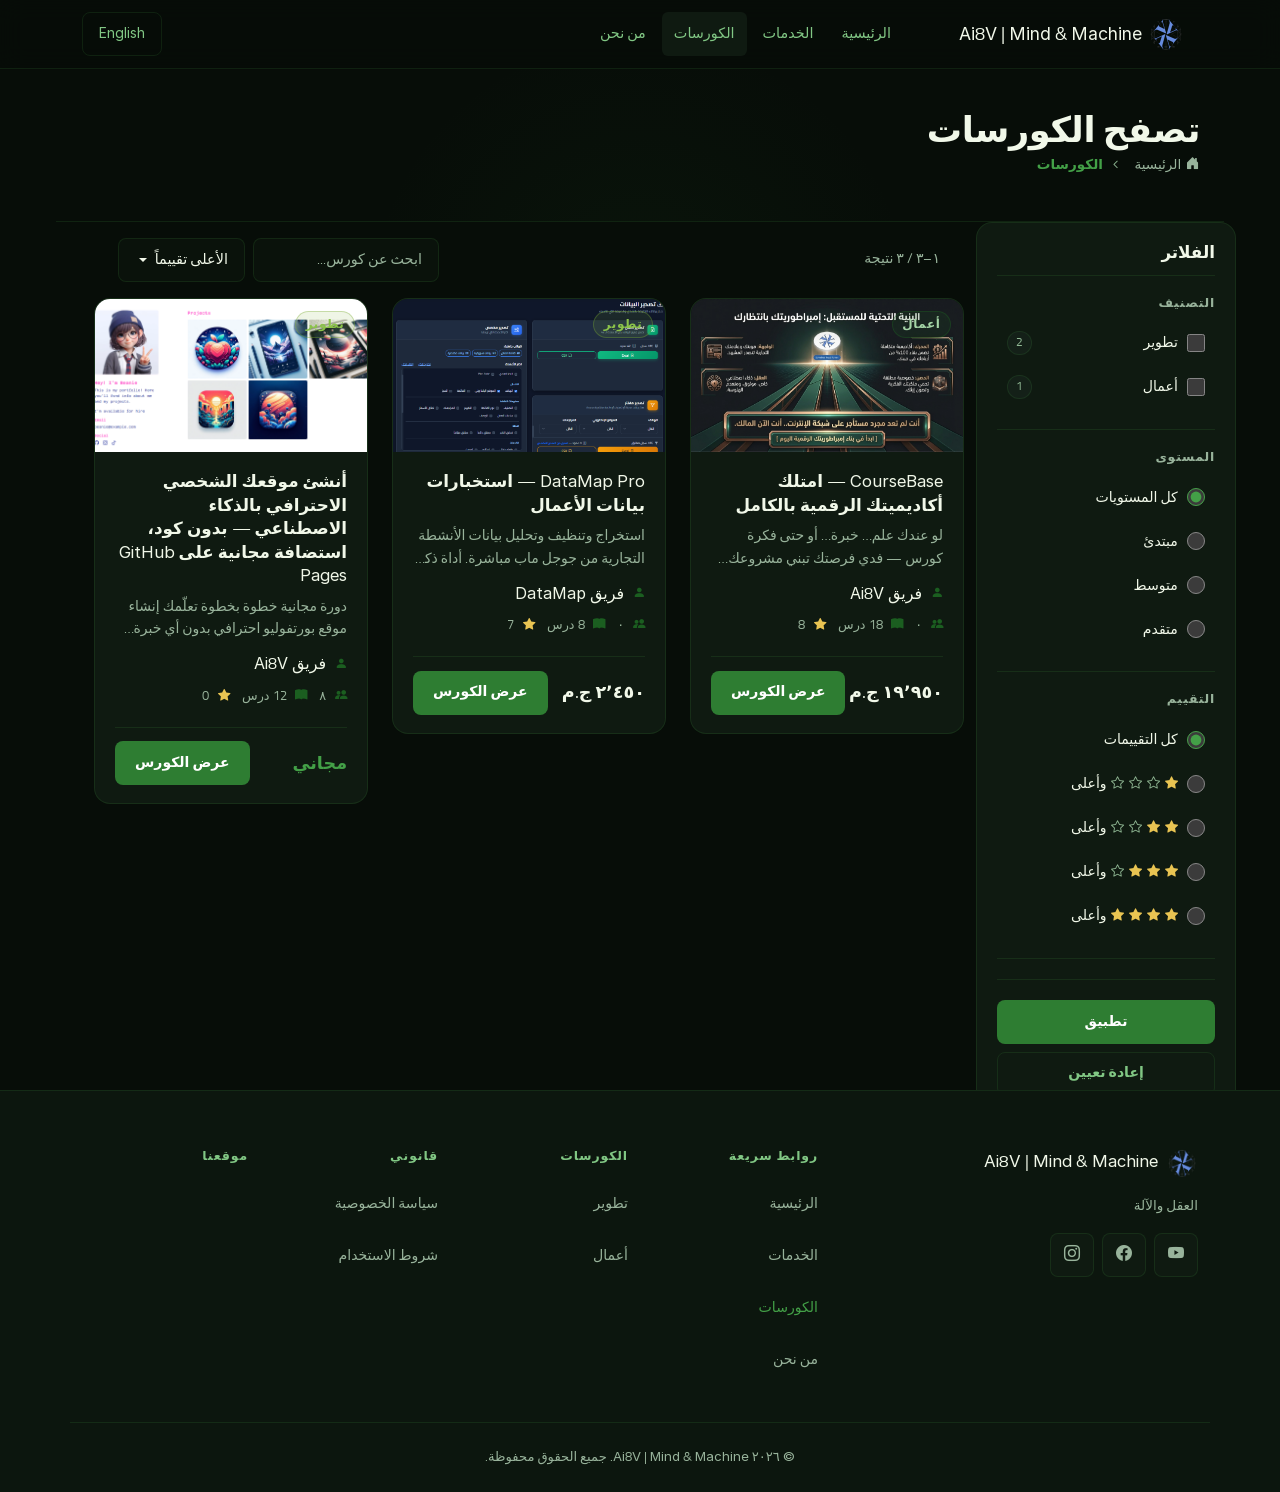
<file: ar/course/index.html>
<!DOCTYPE html>
<html lang="ar" dir="rtl" data-bs-theme="dark">

<head>
  <meta charset="utf-8">
  <meta name="viewport" content="width=device-width, initial-scale=1.0, shrink-to-fit=no">

  <!-- SEO — يُحقن عند التشغيل بواسطة courses-app.js من COURSE_DATA -->
  <title id="page-title">Ai8V | عقل وآلة — استكشف الدورات</title>
  <meta name="description"
        id="page-desc"
        content="استكشف كتالوج الدورات الاحترافية في التطوير والتصميم والصحة والتسويق وغيرها. فلتر حسب التصنيف أو المستوى أو التقييم وابدأ التعلّم اليوم.">
  <meta name="robots" content="index, follow">
  <link rel="canonical" id="page-canonical" href="https://ai8v.com/ar/course/">

  <!-- Open Graph -->
  <meta property="og:type"        content="website">
  <meta property="og:url"         id="og-url"       content="https://ai8v.com/ar/course/">
  <meta property="og:title"       id="og-title"     content="Ai8V | عقل وآلة — استكشف الدورات">
  <meta property="og:description" id="og-desc"      content="استكشف دورات أونلاين احترافية. فلتر حسب التصنيف أو المستوى أو التقييم وابدأ التعلّم اليوم.">
  <meta property="og:image"       id="og-image"     content="https://ai8v.com/assets/img/og-image.png">
  <meta property="og:site_name"   id="og-site-name" content="Ai8V | عقل وآلة">

  <!-- Twitter Card -->
  <meta name="twitter:card"        content="summary_large_image">
  <meta name="twitter:title"       id="tw-title" content="Ai8V | عقل وآلة — استكشف الدورات">
  <meta name="twitter:description" id="tw-desc"  content="استكشف دورات أونلاين احترافية. فلتر حسب التصنيف أو المستوى أو التقييم وابدأ التعلّم اليوم.">
  <meta name="twitter:image"       id="tw-image" content="https://ai8v.com/assets/img/og-image.png">

  <!-- hreflang -->
  <link rel="alternate" hreflang="en"        id="hreflang-en"      href="https://ai8v.com/course/">
  <link rel="alternate" hreflang="ar"        id="hreflang-ar"      href="https://ai8v.com/ar/course/">
  <link rel="alternate" hreflang="x-default" id="hreflang-default" href="https://ai8v.com/course/">

  <!-- CSP -->
  <meta http-equiv="Content-Security-Policy"
        content="default-src 'none';
                 script-src 'self';
                 style-src 'self' https://cdn.jsdelivr.net;
                 font-src 'self' https://cdn.jsdelivr.net;
                 img-src 'self' data:;
                 connect-src 'self';
                 frame-src https://www.google.com https://maps.google.com;
                 form-action 'none';">

  <!-- JSON-LD يُحقن بواسطة courses-app.js -->

  <!-- Favicons -->
  <link rel="apple-touch-icon" type="image/png" sizes="180x180" href="/assets/img/fav180.png">
  <link rel="icon" type="image/png" sizes="32x32" href="/assets/img/fav32.png">
  <link rel="icon" type="image/png" sizes="32x32" href="/assets/img/fav32D.png"
        media="(prefers-color-scheme: dark)">
  <link rel="icon" type="image/png" sizes="16x16" href="/assets/img/fav16.png">
  <link rel="icon" type="image/png" sizes="16x16" href="/assets/img/fav16D.png"
        media="(prefers-color-scheme: dark)">

  <!-- Preload critical fonts -->
  <link rel="preload" href="/assets/fonts/inter-variable.woff2"
        as="font" type="font/woff2" crossorigin="anonymous">
  <link rel="preload" href="/assets/fonts/cairo-variable.woff2"
        as="font" type="font/woff2" crossorigin="anonymous">

  <!-- Stylesheets -->
  <link rel="stylesheet" href="/assets/bootstrap/css/bootstrap.min.css">
  <link rel="stylesheet" href="https://cdn.jsdelivr.net/npm/bootstrap-icons@1.13.1/font/bootstrap-icons.min.css">
  <link rel="stylesheet" href="/assets/css/courses.css">
  <link rel="stylesheet" href="/assets/css/components.css">
</head>

<body>

  <!-- تخطّي إلى المحتوى -->
  <a href="#main-content" class="skip-link">تخطّي إلى المحتوى الرئيسي</a>

  <!-- ── شريط التنقل ── -->
  <nav class="navbar navbar-expand-lg sticky-top site-navbar" aria-label="التنقل الرئيسي">
    <div class="container">
      <a id="nav-brand-link" class="navbar-brand site-brand" href="/ar/">
        <span class="site-brand-icon" aria-hidden="true">
          <img src="/assets/img/logo-icon.png"
              srcset="/assets/img/logo-icon.png 1x, /assets/img/logo-icon-2x.png 2x"
              alt="" class="brand-logo" width="32" height="32">
        </span>
        <span id="nav-brand-name">Ai8V</span>
      </a>
      <button class="navbar-toggler" type="button"
              data-bs-toggle="collapse" data-bs-target="#main-nav"
              aria-controls="main-nav" aria-expanded="false" aria-label="تبديل القائمة">
        <span class="navbar-toggler-icon"></span>
      </button>
      <div class="collapse navbar-collapse" id="main-nav">
        <ul class="navbar-nav ms-auto me-3 gap-1">
          <li class="nav-item"><a class="nav-link" id="nav-home" href="/ar/">الرئيسية</a></li>
          <li class="nav-item"><a class="nav-link" id="nav-services" href="/ar/services.html">الخدمات</a></li>
          <li class="nav-item"><a class="nav-link" id="nav-courses" href="/ar/course/">الكورسات</a></li>
          <li class="nav-item"><a class="nav-link" id="nav-about" href="/ar/about.html">من نحن</a></li>
        </ul>
        <div id="lang-switcher-slot"></div>
      </div>
    </div>
  </nav>

  <main id="main-content" class="page-container">

    <!-- ── ترويسة الصفحة ── -->
    <header class="page-header">
      <div>
        <h1 class="page-title">استكشف الدورات</h1>
        <nav class="breadcrumb-nav" aria-label="مسار التنقل">
          <ol class="breadcrumb">
            <li class="breadcrumb-item">
              <a id="breadcrumb-home" href="/ar/index.html">الرئيسية</a>
            </li>
            <li class="breadcrumb-item active" aria-current="page">
              <span id="breadcrumb-current">الدورات</span>
            </li>
          </ol>
        </nav>
      </div>
    </header>

    <!-- ── التخطيط ── -->
    <div class="row g-4">

      <!-- الشريط الجانبي — سطح المكتب -->
      <aside id="desktop-filters-slot"
             class="col-lg-3 d-none d-lg-block sidebar"
             aria-label="فلاتر الدورات">
      </aside>

      <!-- منطقة المحتوى -->
      <div id="content-area" class="col-lg-9">

        <!-- شريط الأدوات -->
        <div class="toolbar" role="search">
          <p id="results-text"
             class="results-text mb-0"
             aria-live="polite"
             aria-atomic="true">جارٍ التحميل</p>

          <div class="d-flex align-items-center gap-2">
            <label id="search-label" class="visually-hidden" for="search-input">
              البحث في الدورات
            </label>
            <input id="search-input"
                   class="search-input"
                   type="search"
                   placeholder="البحث في الدورات"
                   autocomplete="off"
                   aria-label="البحث في الدورات">

            <div class="dropdown">
              <button id="sort-dropdown"
                      class="btn sort-toggle dropdown-toggle"
                      type="button"
                      data-bs-toggle="dropdown"
                      aria-expanded="false"
                      aria-label="ترتيب الدورات">
                <span class="d-none d-sm-inline sort-label">الأعلى تقييماً</span>
                <i class="d-sm-none bi bi-sort-down" aria-hidden="true"></i>
              </button>
              <ul id="sort-dropdown-menu"
                  class="dropdown-menu sort-menu dropdown-menu-end"
                  role="menu"
                  aria-label="خيارات الترتيب">
              </ul>
            </div>
          </div>
        </div>

        <!-- شبكة الدورات -->
        <h2 class="visually-hidden" id="courses-list-heading">نتائج الدورات</h2>
        <div id="courses-grid"
             class="row g-4"
             aria-live="polite"
             aria-atomic="true">
        </div>

        <!-- التنقل بين الصفحات -->
        <nav aria-label="صفحات الدورات">
          <ul id="pagination-bar"
              class="pagination justify-content-center mt-4 gap-2">
          </ul>
        </nav>

      </div>
    </div>

  </main><!-- /#main-content -->


  <!-- ── فلاتر الجوال ── -->
  <div id="offcanvas-filters"
       class="offcanvas offcanvas-end mobile-offcanvas"
       tabindex="-1"
       aria-labelledby="offcanvas-title">
    <div class="offcanvas-header">
      <h2 id="offcanvas-title" class="offcanvas-title">الفلاتر</h2>
      <button class="btn-close"
              type="button"
              data-bs-dismiss="offcanvas"
              aria-label="إغلاق الفلاتر"></button>
    </div>
    <div id="mobile-filters-slot" class="offcanvas-body"></div>
  </div>


  <!-- ── زر الفلاتر العائم — الجوال ── -->
  <button id="floating-filter-btn"
          class="d-lg-none floating-fab"
          type="button"
          data-bs-toggle="offcanvas"
          data-bs-target="#offcanvas-filters"
          aria-label="فتح فلاتر الدورات"
          aria-controls="offcanvas-filters">
    <i class="bi bi-funnel-fill" aria-hidden="true"></i>
  </button>


  <!-- ── الفوتر ── -->
  <footer class="site-footer">
    <div class="container site-footer-top">
      <div class="row g-4">
        <div class="col-lg-4 col-md-6">
          <p class="site-footer-brand">
            <span class="site-brand-icon ms-2" aria-hidden="true">  <img src="/assets/img/logo-icon.png"
              srcset="/assets/img/logo-icon.png 1x, /assets/img/logo-icon-2x.png 2x"
              alt="" class="brand-logo" width="28" height="28">
            </span>
            <span id="footer-brand-name">Ai8V</span>
          </p>
          <p id="footer-tagline" class="site-footer-tagline"></p>
          <div id="footer-social-links" class="footer-social-icons"></div>
        </div>
        <div class="col-lg-2 col-md-6">
          <p id="footer-heading-quicklinks" class="site-footer-col-title">روابط سريعة</p>
          <ul class="site-footer-links">
            <li><a id="footer-link-home" href="/ar/"><span id="footer-link-home-text">الرئيسية</span></a></li>
            <li><a id="footer-link-services" href="/ar/services.html"><span id="footer-link-services-text">الخدمات</span></a></li>
            <li><a id="footer-link-courses" href="/ar/course/" class="site-footer-link-active"><span id="footer-link-courses-text">الكورسات</span></a></li>
            <li><a id="footer-link-about" href="/ar/about.html"><span id="footer-link-about-text">من نحن</span></a></li>
          </ul>
        </div>
        <div class="col-lg-2 col-md-6">
          <p id="footer-heading-products" class="site-footer-col-title">الكورسات</p>
          <ul id="footer-categories" class="site-footer-links"></ul>
        </div>
        <div class="col-lg-2 col-md-6">
          <p id="footer-heading-legal" class="site-footer-col-title">قانوني</p>
          <ul class="site-footer-links">
            <li><a id="footer-link-privacy" href="/ar/legal/privacy.html"><span class="footer-link-text">سياسة الخصوصية</span></a></li>
            <li><a id="footer-link-terms" href="/ar/legal/terms.html"><span class="footer-link-text">شروط الاستخدام</span></a></li>
          </ul>
        </div>
        <div class="col-lg-2 col-md-6" id="footer-map-slot" data-heading-class="site-footer-col-title"></div>
      </div>
    </div>
    <div class="site-footer-bottom">
      <span id="footer-copyright"></span>
    </div>
  </footer>

  <!-- ── حاوية الإشعارات ── -->
  <div class="toast-container position-fixed bottom-0 end-0 p-3"
       aria-live="polite"
       aria-atomic="true">
  </div>

  <!-- السكربتات — مؤجلة، غير معيقة -->
  <script src="/assets/bootstrap/js/bootstrap.min.js"  defer></script>
  <script src="/assets/js/utils.js"                    defer></script>
  <script src="/assets/js/courses-data.js"             defer></script>
  <script src="/assets/js/shared-page.js"              defer></script>
  <script src="/assets/js/courses-app.js"              defer></script>
  <script src="/assets/js/ratings-system.js"           defer></script>

</body>

</html>
</file>
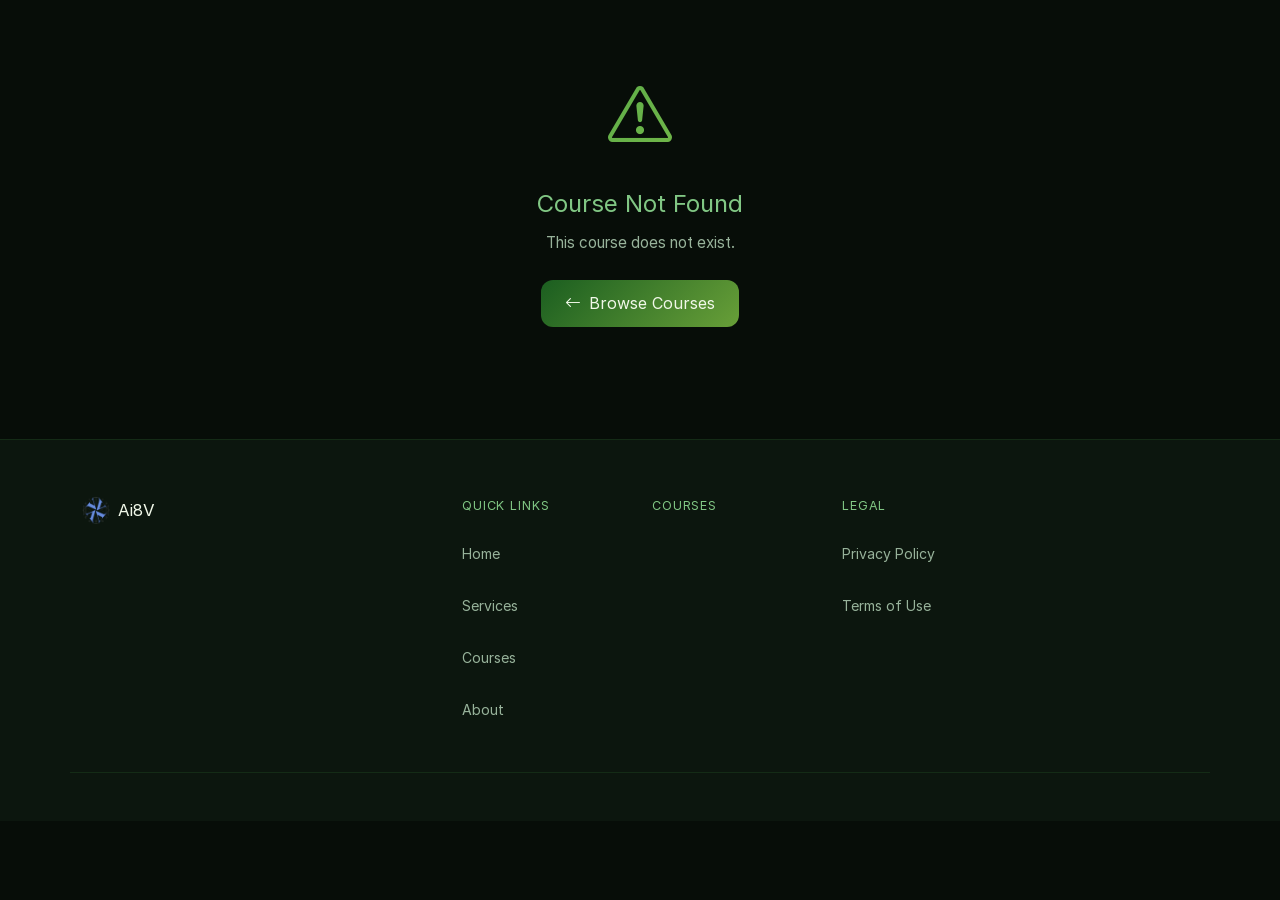
<file: course/course-details/index.html>
<!DOCTYPE html>
<html lang="en" dir="ltr" data-bs-theme="dark">

<head>
  <meta charset="utf-8">
  <meta name="viewport" content="width=device-width, initial-scale=1.0, shrink-to-fit=no">

  <!--
    SEO: title + description + canonical + OG + Twitter
    Fallback values here — course-details-app.js injects
    final per-course values from COURSE_DATA at runtime.
  -->
  <title id="page-title">Course Details — Ai8V | Mind &amp; Machine</title>
  <meta name="description"
        id="page-desc"
        content="Explore this expert-led online course. Learn at your own pace with lifetime access and dedicated support.">
  <meta name="robots" id="page-robots" content="index, follow">
  <link rel="canonical" id="page-canonical"
        href="https://ai8v.com/course/course-details/">

  <!-- Open Graph -->
  <meta property="og:type"        content="article">
  <meta property="og:url"         id="og-url"       content="https://ai8v.com/course/course-details/">
  <meta property="og:title"       id="og-title"     content="Course Details — Ai8V | Mind &amp; Machine">
  <meta property="og:description" id="og-desc"      content="Explore this expert-led online course. Learn at your own pace with lifetime access.">
  <meta property="og:image"       id="og-image"     content="https://ai8v.com/assets/img/og-image.png">
  <meta property="og:site_name"   id="og-site-name" content="Ai8V | Mind &amp; Machine">

  <!-- Twitter Card -->
  <meta name="twitter:card"        content="summary_large_image">
  <meta name="twitter:title"       id="tw-title" content="Course Details — Ai8V | Mind &amp; Machine">
  <meta name="twitter:description" id="tw-desc"  content="Explore this expert-led online course. Learn at your own pace with lifetime access.">
  <meta name="twitter:image"       id="tw-image" content="https://ai8v.com/assets/img/og-image.png">

  <!-- hreflang — updated per-course by JS -->
  <link rel="alternate" hreflang="en"        id="hreflang-en"      href="https://ai8v.com/course/course-details/">
  <link rel="alternate" hreflang="ar"        id="hreflang-ar"      href="https://ai8v.com/ar/course/course-details/">
  <link rel="alternate" hreflang="x-default" id="hreflang-default" href="https://ai8v.com/course/course-details/">

  <!-- CSP — includes 'unsafe-inline' for dynamic styles -->
  <meta http-equiv="Content-Security-Policy"
        content="default-src 'none';
                 script-src 'self';
                 style-src 'self' 'unsafe-inline' https://cdn.jsdelivr.net;
                 font-src 'self' https://cdn.jsdelivr.net;
                 img-src 'self' data: https://img.youtube.com;
                 connect-src 'self';
                 frame-src https://www.google.com https://maps.google.com https://www.youtube-nocookie.com https://drive.google.com;
                 form-action 'none';">

  <!-- JSON-LD injected by course-details-app.js per course -->

  <!-- Favicons -->
  <link rel="apple-touch-icon" type="image/png" sizes="180x180"
        href="/assets/img/fav180.png">
  <link rel="icon" type="image/png" sizes="32x32"
        href="/assets/img/fav32.png">
  <link rel="icon" type="image/png" sizes="32x32"
        href="/assets/img/fav32D.png"
        media="(prefers-color-scheme: dark)">
  <link rel="icon" type="image/png" sizes="16x16"
        href="/assets/img/fav16.png">
  <link rel="icon" type="image/png" sizes="16x16"
        href="/assets/img/fav16D.png"
        media="(prefers-color-scheme: dark)">

  <!-- Preload critical font — path from /course/course-details/ -->
  <link rel="preload" href="/assets/fonts/inter-variable.woff2"
        as="font" type="font/woff2" crossorigin="anonymous">

  <!-- Stylesheets -->
  <link rel="stylesheet" href="/assets/bootstrap/css/bootstrap.min.css">
  <link rel="stylesheet" href="https://cdn.jsdelivr.net/npm/bootstrap-icons@1.13.1/font/bootstrap-icons.min.css">
  <link rel="stylesheet" href="/assets/css/courses.css">
  <link rel="stylesheet" href="/assets/css/components.css">
  <link rel="stylesheet" href="/assets/css/course-details.css">
</head>

<body>

  <!-- Skip to content -->
  <a href="#app" class="skip-link">Skip to main content</a>

  <!-- App container — all content built dynamically by course-details-app.js -->
  <main id="app" aria-label="Course details">
    <noscript>
      <div style="text-align:center; padding:4rem 1rem; color:#86efac;">
        <p style="font-size:1.2rem; font-weight:700;">
          JavaScript Required
        </p>
        <p style="color:#6b7f75;">
          Please enable JavaScript to view course details.
        </p>
        <a href="/course/"
           style="color:#34d399; text-decoration:underline;">
          ← Back to Courses
        </a>
      </div>
    </noscript>
  </main>
  <!-- ── Footer ── -->
<footer class="site-footer mt-5">
  <div class="container site-footer-top">
    <div class="row g-4">
      <div class="col-lg-4 col-md-6">
        <p class="site-footer-brand">
            <img src="/assets/img/logo-icon.png"
                srcset="/assets/img/logo-icon.png 1x, /assets/img/logo-icon-2x.png 2x"
                alt="" class="brand-logo me-2" width="28" height="28" loading="lazy"
                aria-hidden="true">
          <span id="footer-brand-name">Ai8V</span>
        </p>
        <p id="footer-tagline" class="site-footer-tagline"></p>
        <div id="footer-social-links" class="footer-social-icons"></div>
      </div>
      <div class="col-lg-2 col-md-6">
        <p id="footer-heading-quicklinks" class="site-footer-col-title">Quick Links</p>
        <ul class="site-footer-links">
          <li><a id="footer-link-home" href="/"><span id="footer-link-home-text">Home</span></a></li>
          <li><a id="footer-link-services" href="/services.html"><span id="footer-link-services-text">Services</span></a></li>
          <li><a id="footer-link-courses" href="/course/"><span id="footer-link-courses-text">Courses</span></a></li>
          <li><a id="footer-link-about" href="/about.html"><span id="footer-link-about-text">About</span></a></li>
        </ul>
      </div>
      <div class="col-lg-2 col-md-6">
        <p id="footer-heading-products" class="site-footer-col-title">Courses</p>
        <ul id="footer-categories" class="site-footer-links"></ul>
      </div>
      <div class="col-lg-2 col-md-6">
        <p id="footer-heading-legal" class="site-footer-col-title">Legal</p>
        <ul class="site-footer-links">
          <li><a id="footer-link-privacy" href="/legal/privacy.html"><span class="footer-link-text">Privacy Policy</span></a></li>
          <li><a id="footer-link-terms" href="/legal/terms.html"><span class="footer-link-text">Terms of Use</span></a></li>
        </ul>
      </div>
      <div class="col-lg-2 col-md-6" id="footer-map-slot" data-heading-class="site-footer-col-title"></div>
    </div>
  </div>
  <div class="site-footer-bottom">
    <span id="footer-copyright"></span>
  </div>
</footer>

<!-- ── Toast Container ── -->
<div class="toast-container position-fixed bottom-0 end-0 p-3"
     aria-live="polite" aria-atomic="true"></div>

  <!-- Scripts — deferred, non-blocking -->
  <script src="/assets/bootstrap/js/bootstrap.min.js"    defer></script>
  <script src="/assets/js/utils.js"                      defer></script>
  <script src="/assets/js/courses-data.js"               defer></script>
  <script src="/assets/js/shared-page.js"                defer></script>
  <script src="/assets/js/ratings-system.js"             defer></script>
  <script src="/assets/js/course-details-app.js"         defer></script>

</body>

</html>
</file>
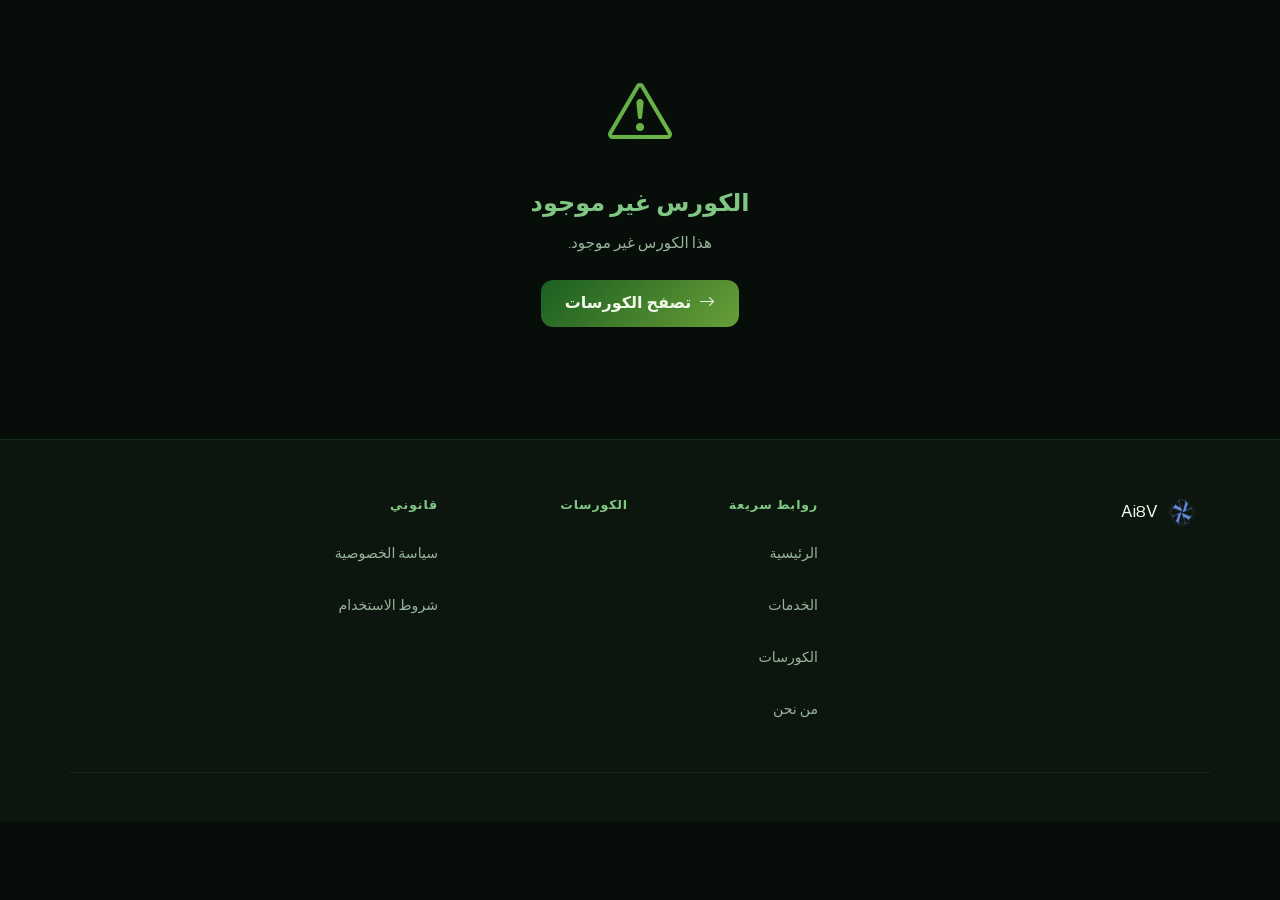
<file: ar/course/course-details/index.html>
<!DOCTYPE html>
<html lang="ar" dir="rtl" data-bs-theme="dark">

<head>
  <meta charset="utf-8">
  <meta name="viewport" content="width=device-width, initial-scale=1.0, shrink-to-fit=no">

  <!--
    SEO: العنوان + الوصف + canonical + OG + Twitter
    قيم احتياطية هنا — course-details-app.js يحقن
    القيم النهائية لكل دورة من COURSE_DATA عند التشغيل.
  -->
  <title id="page-title">تفاصيل الدورة — Ai8V | عقل وآلة</title>
  <meta name="description"
        id="page-desc"
        content="استكشف هذه الدورة الاحترافية. تعلّم بالسرعة التي تناسبك مع وصول مدى الحياة ودعم مخصّص.">
  <meta name="robots" id="page-robots" content="index, follow">
  <link rel="canonical" id="page-canonical"
        href="https://ai8v.com/ar/course/course-details/">

  <!-- Open Graph -->
  <meta property="og:type"        content="article">
  <meta property="og:url"         id="og-url"       content="https://ai8v.com/ar/course/course-details/">
  <meta property="og:title"       id="og-title"     content="تفاصيل الدورة — Ai8V | عقل وآلة">
  <meta property="og:description" id="og-desc"      content="استكشف هذه الدورة الاحترافية. تعلّم بالسرعة التي تناسبك مع وصول مدى الحياة.">
  <meta property="og:image"       id="og-image"     content="https://ai8v.com/assets/img/og-image.png">
  <meta property="og:site_name"   id="og-site-name" content="Ai8V | عقل وآلة">

  <!-- Twitter Card -->
  <meta name="twitter:card"        content="summary_large_image">
  <meta name="twitter:title"       id="tw-title" content="تفاصيل الدورة — Ai8V | عقل وآلة">
  <meta name="twitter:description" id="tw-desc"  content="استكشف هذه الدورة الاحترافية. تعلّم بالسرعة التي تناسبك مع وصول مدى الحياة.">
  <meta name="twitter:image"       id="tw-image" content="https://ai8v.com/assets/img/og-image.png">

  <!-- hreflang — يُحدّث لكل دورة بواسطة JS -->
  <link rel="alternate" hreflang="en"        id="hreflang-en"      href="https://ai8v.com/course/course-details/">
  <link rel="alternate" hreflang="ar"        id="hreflang-ar"      href="https://ai8v.com/ar/course/course-details/">
  <link rel="alternate" hreflang="x-default" id="hreflang-default" href="https://ai8v.com/course/course-details/">

  <!-- CSP — يتضمن 'unsafe-inline' للأنماط الديناميكية -->
  <meta http-equiv="Content-Security-Policy"
        content="default-src 'none';
                 script-src 'self';
                 style-src 'self' 'unsafe-inline' https://cdn.jsdelivr.net;
                 font-src 'self' https://cdn.jsdelivr.net;
                 img-src 'self' data: https://img.youtube.com;
                 connect-src 'self';
                 frame-src https://www.google.com https://maps.google.com https://www.youtube-nocookie.com https://drive.google.com;
                 form-action 'none';">

  <!-- JSON-LD يُحقن بواسطة course-details-app.js لكل دورة -->

  <!-- Favicons -->
  <link rel="apple-touch-icon" type="image/png" sizes="180x180"
        href="/assets/img/fav180.png">
  <link rel="icon" type="image/png" sizes="32x32"
        href="/assets/img/fav32.png">
  <link rel="icon" type="image/png" sizes="32x32"
        href="/assets/img/fav32D.png"
        media="(prefers-color-scheme: dark)">
  <link rel="icon" type="image/png" sizes="16x16"
        href="/assets/img/fav16.png">
  <link rel="icon" type="image/png" sizes="16x16"
        href="/assets/img/fav16D.png"
        media="(prefers-color-scheme: dark)">

  <!-- Preload critical fonts -->
  <link rel="preload" href="/assets/fonts/inter-variable.woff2"
        as="font" type="font/woff2" crossorigin="anonymous">
  <link rel="preload" href="/assets/fonts/cairo-variable.woff2"
        as="font" type="font/woff2" crossorigin="anonymous">

  <!-- Stylesheets -->
  <link rel="stylesheet" href="/assets/bootstrap/css/bootstrap.min.css">
  <link rel="stylesheet" href="https://cdn.jsdelivr.net/npm/bootstrap-icons@1.13.1/font/bootstrap-icons.min.css">
  <link rel="stylesheet" href="/assets/css/courses.css">
  <link rel="stylesheet" href="/assets/css/components.css">
  <link rel="stylesheet" href="/assets/css/course-details.css">
</head>

<body>

  <!-- تخطّي إلى المحتوى -->
  <a href="#app" class="skip-link">تخطّي إلى المحتوى الرئيسي</a>

  <!-- حاوية التطبيق — كل المحتوى يُبنى ديناميكياً بواسطة course-details-app.js -->
  <main id="app" aria-label="تفاصيل الدورة">
    <noscript>
      <div style="text-align:center; padding:4rem 1rem; color:#86efac;">
        <p style="font-size:1.2rem; font-weight:700;">
          مطلوب تفعيل JavaScript
        </p>
        <p style="color:#6b7f75;">
          يرجى تفعيل JavaScript لعرض تفاصيل الدورة.
        </p>
        <a href="/ar/course/"
           style="color:#34d399; text-decoration:underline;">
          → العودة إلى الدورات
        </a>
      </div>
    </noscript>
  </main>
  <!-- ── الفوتر ── -->
<footer class="site-footer mt-5">
  <div class="container site-footer-top">
    <div class="row g-4">
      <div class="col-lg-4 col-md-6">
        <p class="site-footer-brand">
          <span class="site-brand-icon ms-2" aria-hidden="true">  <img src="/assets/img/logo-icon.png"
            srcset="/assets/img/logo-icon.png 1x, /assets/img/logo-icon-2x.png 2x"
            alt="" class="brand-logo" width="28" height="28">
          </span>
          <span id="footer-brand-name">Ai8V</span>
        </p>
        <p id="footer-tagline" class="site-footer-tagline"></p>
        <div id="footer-social-links" class="footer-social-icons"></div>
      </div>
      <div class="col-lg-2 col-md-6">
        <p id="footer-heading-quicklinks" class="site-footer-col-title">روابط سريعة</p>
        <ul class="site-footer-links">
          <li><a id="footer-link-home" href="/ar/"><span id="footer-link-home-text">الرئيسية</span></a></li>
          <li><a id="footer-link-services" href="/ar/services.html"><span id="footer-link-services-text">الخدمات</span></a></li>
          <li><a id="footer-link-courses" href="/ar/course/"><span id="footer-link-courses-text">الكورسات</span></a></li>
          <li><a id="footer-link-about" href="/ar/about.html"><span id="footer-link-about-text">من نحن</span></a></li>
        </ul>
      </div>
      <div class="col-lg-2 col-md-6">
        <p id="footer-heading-products" class="site-footer-col-title">الكورسات</p>
        <ul id="footer-categories" class="site-footer-links"></ul>
      </div>
      <div class="col-lg-2 col-md-6">
        <p id="footer-heading-legal" class="site-footer-col-title">قانوني</p>
        <ul class="site-footer-links">
          <li><a id="footer-link-privacy" href="/ar/legal/privacy.html"><span class="footer-link-text">سياسة الخصوصية</span></a></li>
          <li><a id="footer-link-terms" href="/ar/legal/terms.html"><span class="footer-link-text">شروط الاستخدام</span></a></li>
        </ul>
      </div>
      <div class="col-lg-2 col-md-6" id="footer-map-slot" data-heading-class="site-footer-col-title"></div>
    </div>
  </div>
  <div class="site-footer-bottom">
    <span id="footer-copyright"></span>
  </div>
</footer>

<!-- ── حاوية الإشعارات ── -->
<div class="toast-container position-fixed bottom-0 end-0 p-3"
     aria-live="polite" aria-atomic="true"></div>

  <!-- السكربتات — مؤجلة، غير معيقة -->
  <script src="/assets/bootstrap/js/bootstrap.min.js"    defer></script>
  <script src="/assets/js/utils.js"                      defer></script>
  <script src="/assets/js/courses-data.js"               defer></script>
  <script src="/assets/js/shared-page.js"                defer></script>
  <script src="/assets/js/ratings-system.js"             defer></script>
  <script src="/assets/js/course-details-app.js"         defer></script>

</body>

</html>
</file>
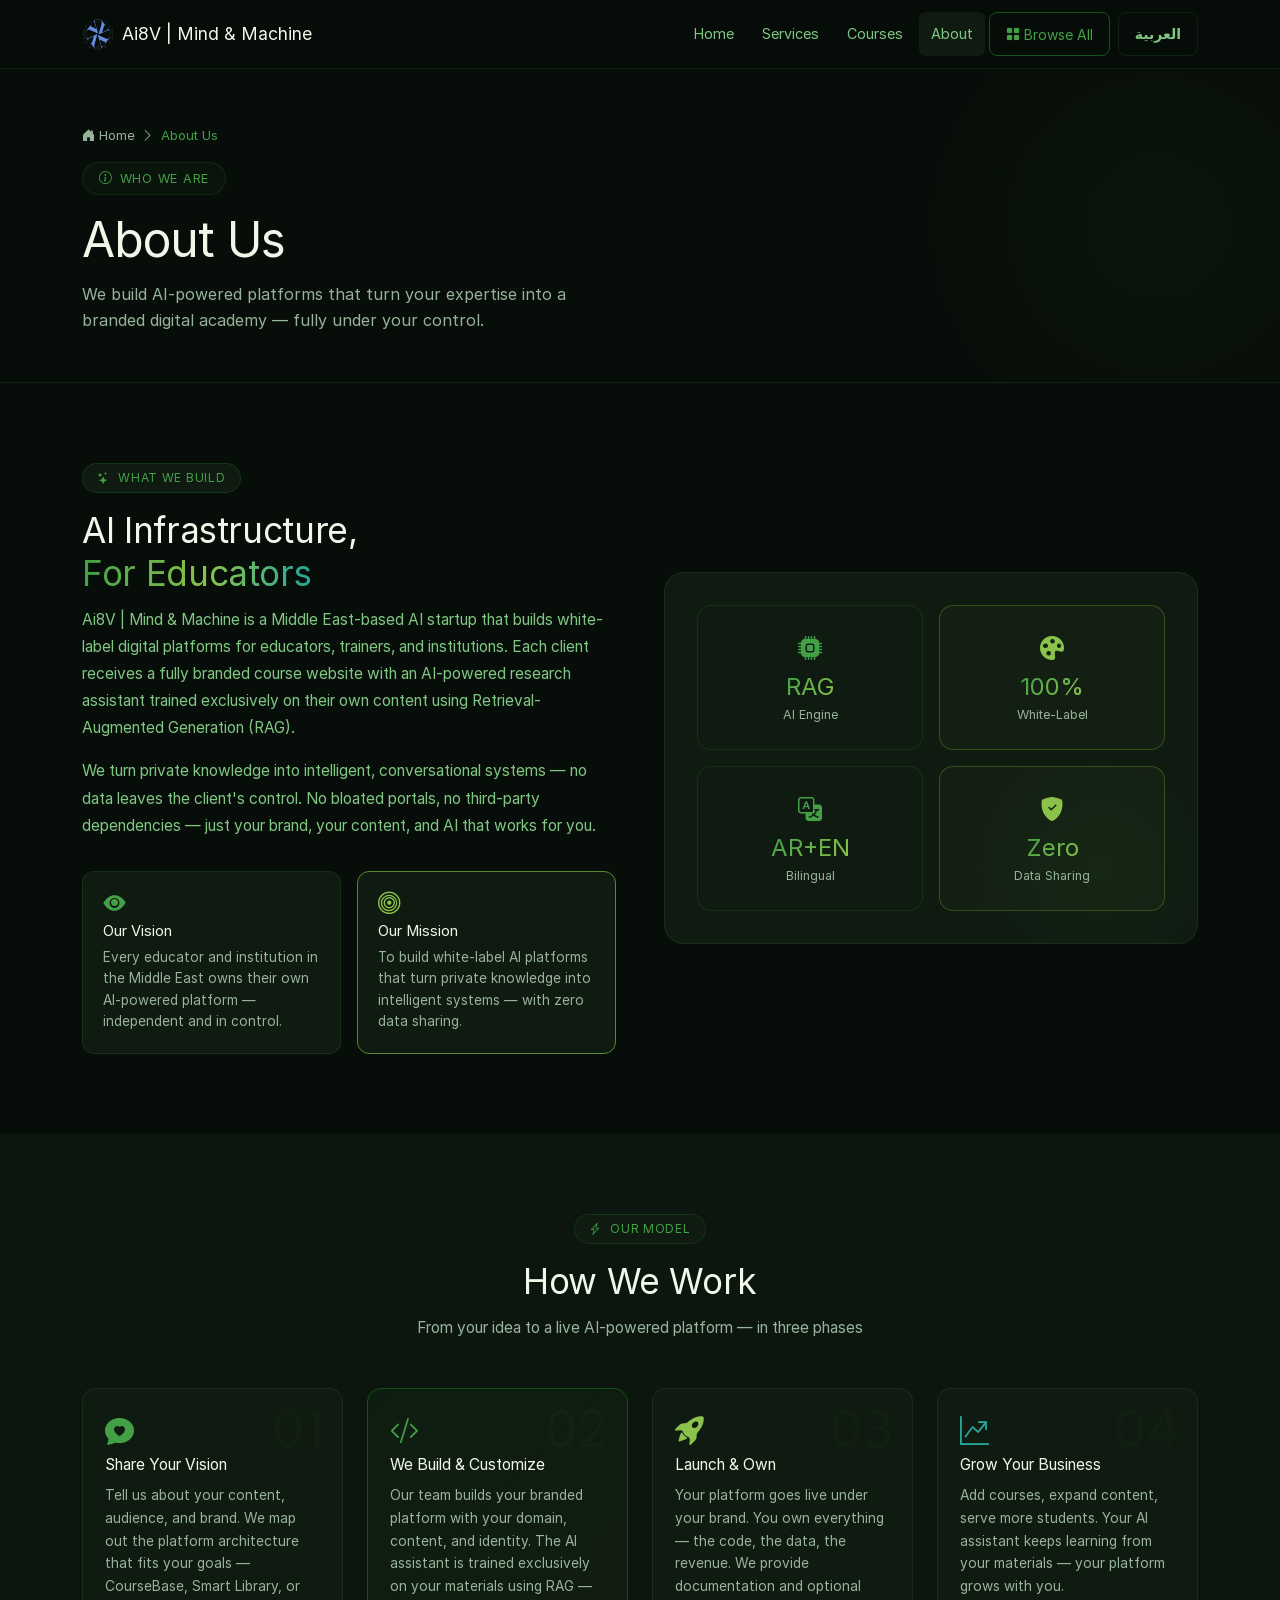
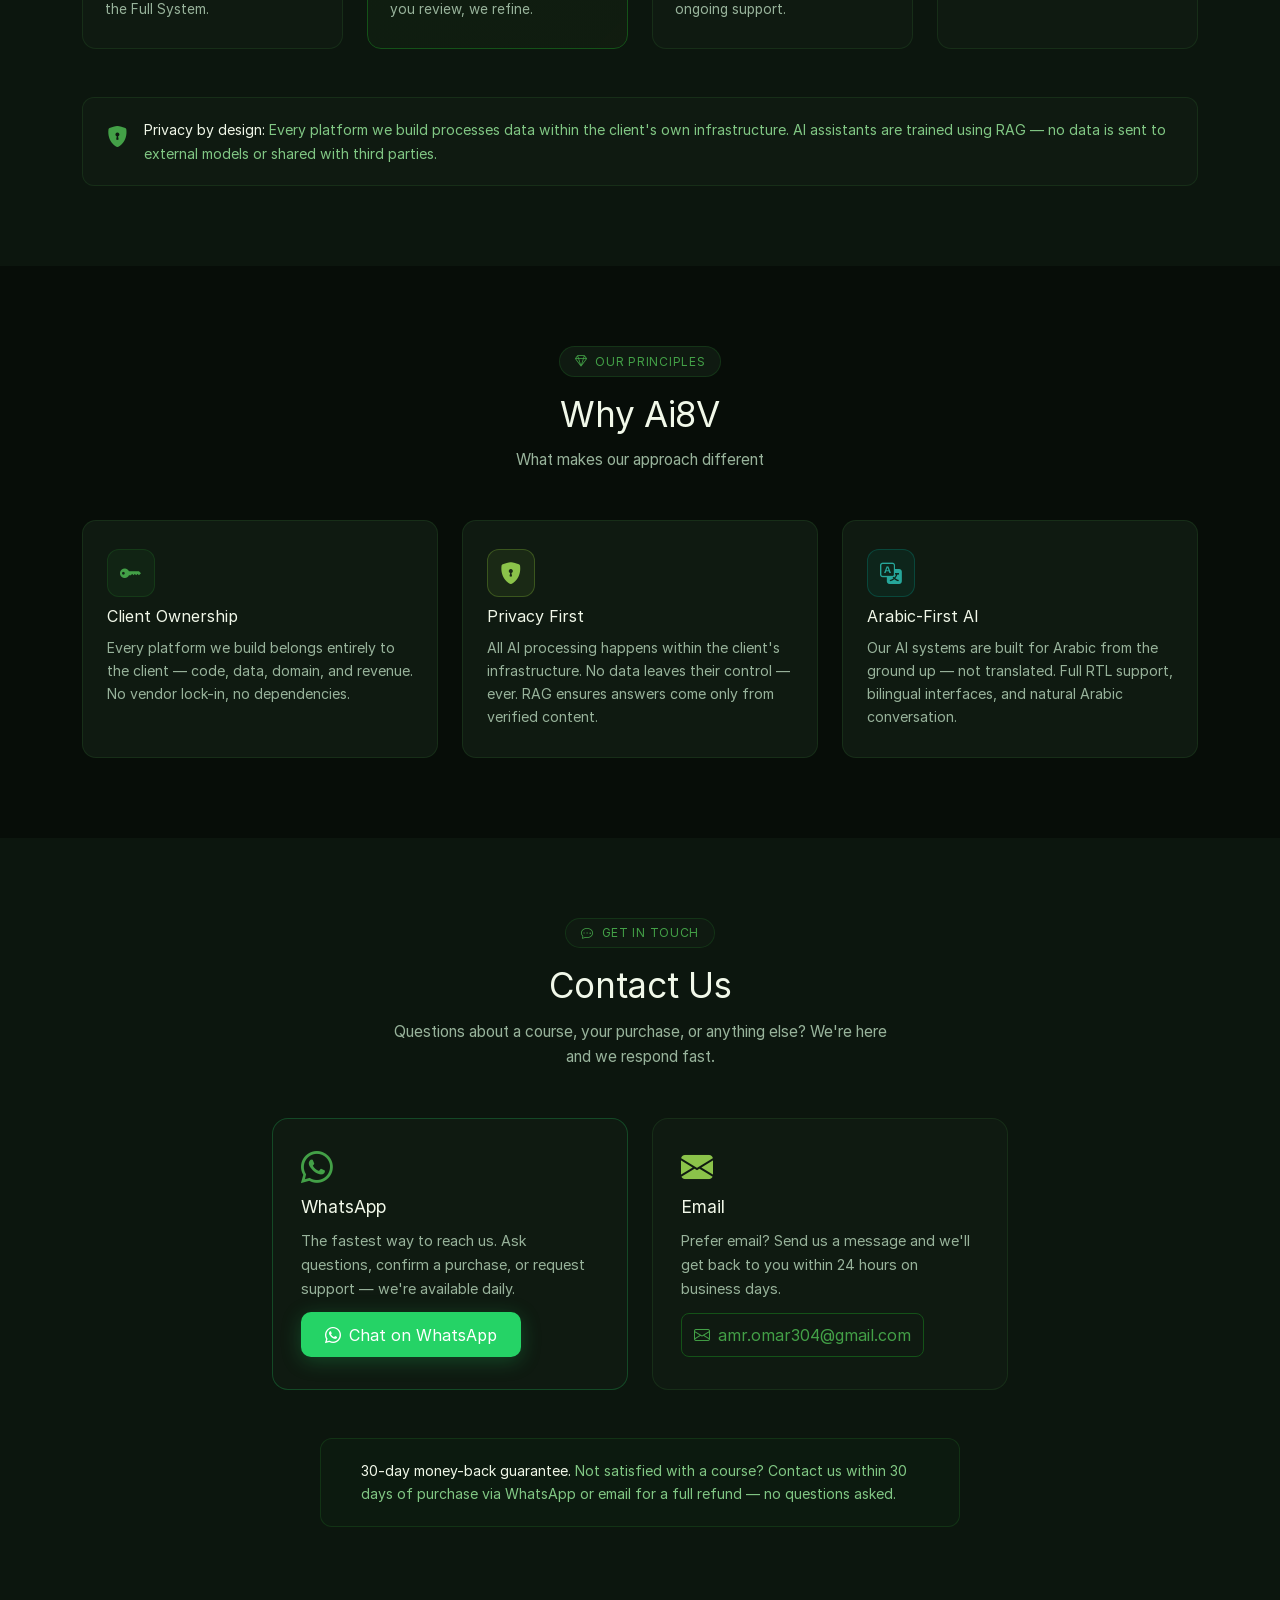
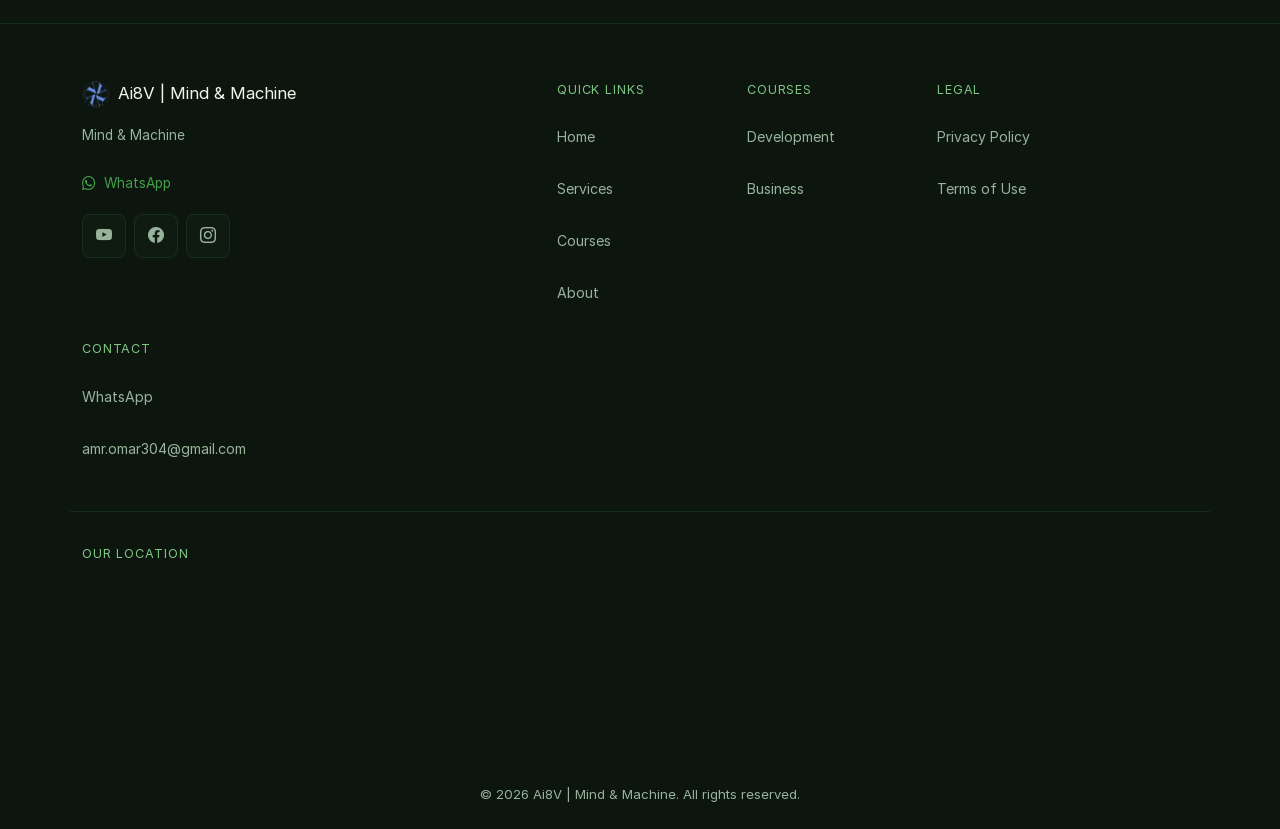
<file: about.html>
<!DOCTYPE html>
<html lang="en" dir="ltr" data-bs-theme="dark">

<head>
  <meta charset="utf-8">
  <meta name="viewport" content="width=device-width, initial-scale=1.0, shrink-to-fit=no">

  <!-- SEO — injected at runtime by about-app.js from COURSE_DATA -->
  <title id="page-title">About Us — Ai8V | Mind &amp; Machine</title>
  <meta name="description"
        id="page-desc"
        content="Learn about our online learning platform — our mission, how we work, and how to get in touch.">
  <meta name="robots" content="index, follow">
  <link rel="canonical" id="page-canonical" href="https://ai8v.com/about.html">

  <!-- Open Graph -->
  <meta property="og:type"        content="website">
  <meta property="og:url"         id="og-url"       content="https://ai8v.com/about.html">
  <meta property="og:title"       id="og-title"     content="About Us — Ai8V | Mind &amp; Machine">
  <meta property="og:description" id="og-desc"      content="Learn about our online learning platform — our mission, how we work, and how to get in touch.">
  <meta property="og:image"       id="og-image"     content="https://ai8v.com/assets/img/og-image.png">
  <meta property="og:site_name"   id="og-site-name" content="Ai8V | Mind &amp; Machine">

  <!-- Twitter Card -->
  <meta name="twitter:card"        content="summary_large_image">
  <meta name="twitter:title"       id="tw-title" content="About Us — Ai8V | Mind &amp; Machine">
  <meta name="twitter:description" id="tw-desc"  content="Learn about our online learning platform — our mission, how we work, and how to get in touch.">
  <meta name="twitter:image"       id="tw-image" content="https://ai8v.com/assets/img/og-image.png">

  <!-- hreflang -->
  <link rel="alternate" hreflang="en"        id="hreflang-en"      href="https://ai8v.com/about.html">
  <link rel="alternate" hreflang="ar"        id="hreflang-ar"      href="https://ai8v.com/ar/about.html">
  <link rel="alternate" hreflang="x-default" id="hreflang-default" href="https://ai8v.com/about.html">

  <!-- CSP — font-src includes 'self' for Inter self-hosted -->
  <meta http-equiv="Content-Security-Policy"
        content="default-src 'none';
                 script-src 'self';
                 style-src 'self' https://cdn.jsdelivr.net;
                 font-src 'self' https://cdn.jsdelivr.net;
                 img-src 'self' data:;
                 connect-src 'self';
                 frame-src https://www.google.com https://maps.google.com;
                 form-action 'none';">

  <!-- JSON-LD injected by about-app.js -->

  <!-- Favicons -->
  <link rel="apple-touch-icon" type="image/png" sizes="180x180" href="/assets/img/fav180.png">
  <link rel="icon" type="image/png" sizes="32x32" href="/assets/img/fav32.png">
  <link rel="icon" type="image/png" sizes="32x32" href="/assets/img/fav32D.png"
        media="(prefers-color-scheme: dark)">
  <link rel="icon" type="image/png" sizes="16x16" href="/assets/img/fav16.png">
  <link rel="icon" type="image/png" sizes="16x16" href="/assets/img/fav16D.png"
        media="(prefers-color-scheme: dark)">

  <!-- Preload critical font -->
  <link rel="preload" href="/assets/fonts/inter-variable.woff2"
        as="font" type="font/woff2" crossorigin="anonymous">

  <!-- Stylesheets -->
  <link rel="stylesheet" href="/assets/bootstrap/css/bootstrap.min.css">
  <link rel="stylesheet" href="https://cdn.jsdelivr.net/npm/bootstrap-icons@1.13.1/font/bootstrap-icons.min.css">
  <link rel="stylesheet" href="/assets/css/courses.css">
  <link rel="stylesheet" href="/assets/css/components.css">
  <link rel="stylesheet" href="/assets/css/about.css">
</head>

<body>

  <!-- Skip to content -->
  <a href="#main-content" class="skip-link">Skip to main content</a>

  <!-- ═══════════════════════════════════════════
       NAVBAR
  ═══════════════════════════════════════════ -->
  <nav class="navbar navbar-expand-lg about-navbar sticky-top"
       aria-label="Main navigation">
    <div class="container">

      <a class="navbar-brand about-brand" id="nav-brand-link" href="./index.html">
        <span class="about-brand-icon" aria-hidden="true">
          <img src="/assets/img/logo-icon.png"
            srcset="/assets/img/logo-icon.png 1x, /assets/img/logo-icon-2x.png 2x"
            alt="" class="brand-logo" width="32" height="32" loading="lazy">        
        </span>
        <span class="about-brand-text" id="nav-brand-name"></span>
      </a>

      <button class="navbar-toggler border-0" type="button"
              data-bs-toggle="collapse" data-bs-target="#mainNav"
              aria-controls="mainNav" aria-expanded="false"
              aria-label="Toggle navigation">
        <i class="bi bi-list fs-4 icon-em-500" aria-hidden="true"></i>
      </button>

      <div class="collapse navbar-collapse" id="mainNav">
        <ul class="navbar-nav ms-auto align-items-lg-center gap-lg-1">
          <li class="nav-item">
            <a class="nav-link" href="./index.html"
               data-nav-page="home">Home</a>
          </li>
          <li class="nav-item">
            <a class="nav-link" href="./services.html"
               data-nav-page="services">Services</a>
          </li>
          <li class="nav-item">
            <a class="nav-link" href="./course/"
               data-nav-page="courses">Courses</a>
          </li>
          <li class="nav-item">
            <a class="nav-link about-nav-active" href="./about.html"
               aria-current="page" data-nav-page="about">About</a>
          </li>
          <li class="nav-item me-lg-2">
            <a class="btn about-btn-outline btn-sm px-3" href="./course/"
               aria-label="Browse all courses">
              <i class="bi bi-grid-fill me-1" aria-hidden="true"></i>Browse All
            </a>
          </li>
        </ul>
        <div id="lang-switcher-slot" class="d-flex align-items-center"></div>
      </div>

    </div>
  </nav>

  <!-- ═══════════════════════════════════════════
       MAIN CONTENT
  ═══════════════════════════════════════════ -->
  <main id="main-content">

  
  <!-- ═══════════════════════════════════════════
       PAGE HEADER
  ═══════════════════════════════════════════ -->
  <header class="about-page-header">
    <div class="about-header-glow" aria-hidden="true"></div>
    <div class="container about-header-content">

      <!-- Breadcrumb -->
      <nav aria-label="Breadcrumb" class="mb-3">
        <ol class="about-breadcrumb">
          <li>
            <a href="./index.html">
              <i class="bi bi-house-fill me-1" aria-hidden="true"></i>Home
            </a>
          </li>
          <li aria-hidden="true">
            <i class="bi bi-chevron-right"></i>
          </li>
          <li aria-current="page">About Us</li>
        </ol>
      </nav>

      <div class="about-header-badge mb-3" aria-hidden="true">
        <i class="bi bi-info-circle me-2" aria-hidden="true"></i>Who We Are
      </div>
      <h1 class="about-header-title">About Us</h1>
      <p class="about-header-subtitle">
        We build AI-powered platforms that turn your expertise into
        a branded digital academy — fully under your control.
      </p>

    </div>
  </header>

    <!-- ── PLATFORM SECTION ── -->
    <section class="about-section" aria-labelledby="platform-heading">
      <div class="container">
        <div class="row g-5 align-items-center">

          <!-- Text -->
          <div class="col-12 col-lg-6">
            <div class="about-section-badge mb-3" aria-hidden="true">
              <i class="bi bi-stars me-2" aria-hidden="true"></i>What We Build
            </div>
            <h2 class="about-section-title" id="platform-heading">
              AI Infrastructure,<br>
              <span class="about-title-gradient">For Educators</span>
            </h2>
            <p class="about-body-text">
              <span id="brand-inline-1"></span> is a Middle East-based AI
              startup that builds white-label digital platforms for educators,
              trainers, and institutions. Each client receives a fully branded
              course website with an AI-powered research assistant trained
              exclusively on their own content using Retrieval-Augmented
              Generation (RAG).
            </p>
            <p class="about-body-text">
              We turn private knowledge into intelligent, conversational
              systems — no data leaves the client's control. No bloated
              portals, no third-party dependencies — just your brand, your
              content, and AI that works for you.
            </p>

            <!-- Vision / Mission cards -->
            <div class="row g-3 mt-1">
              <div class="col-12 col-sm-6">
                <div class="about-vm-card">
                  <div class="about-vm-icon" aria-hidden="true">
                    <i class="bi bi-eye-fill" aria-hidden="true"></i>
                  </div>
                  <h3 class="about-vm-title">Our Vision</h3>
                  <p class="about-vm-text">
                    Every educator and institution in the Middle East owns
                    their own AI-powered platform — independent and in control.
                  </p>
                </div>
              </div>
              <div class="col-12 col-sm-6">
                <div class="about-vm-card about-vm-card--accent">
                  <div class="about-vm-icon about-vm-icon--teal" aria-hidden="true">
                    <i class="bi bi-bullseye" aria-hidden="true"></i>
                  </div>
                  <h3 class="about-vm-title">Our Mission</h3>
                  <p class="about-vm-text">
                    To build white-label AI platforms that turn private
                    knowledge into intelligent systems — with zero data sharing.
                  </p>
                </div>
              </div>
            </div>
          </div>

          <!-- Visual panel — decorative, aria-hidden -->
          <div class="col-12 col-lg-6">
            <div class="about-visual-panel" aria-hidden="true">
              <div class="about-visual-inner">
                <div class="about-visual-stat">
                  <i class="bi bi-cpu-fill"></i>
                  <span class="about-visual-stat-num">RAG</span>
                  <span class="about-visual-stat-lbl">AI Engine</span>
                </div>
                <div class="about-visual-stat about-visual-stat--accent">
                  <i class="bi bi-palette-fill"></i>
                  <span class="about-visual-stat-num">100%</span>
                  <span class="about-visual-stat-lbl">White-Label</span>
                </div>
                <div class="about-visual-stat">
                  <i class="bi bi-translate"></i>
                  <span class="about-visual-stat-num">AR+EN</span>
                  <span class="about-visual-stat-lbl">Bilingual</span>
                </div>
                <div class="about-visual-stat about-visual-stat--accent">
                  <i class="bi bi-shield-fill-check"></i>
                  <span class="about-visual-stat-num">Zero</span>
                  <span class="about-visual-stat-lbl">Data Sharing</span>
                </div>
              </div>
              <div class="about-visual-glow"></div>
            </div>
          </div>

        </div>
      </div>
    </section>


    <!-- ── HOW WE WORK ── -->
    <section class="about-section about-section--alt"
             aria-labelledby="how-heading">
      <div class="container">

        <div class="text-center mb-5">
          <div class="about-section-badge mb-3" aria-hidden="true">
            <i class="bi bi-lightning-charge me-2" aria-hidden="true"></i>Our Model
          </div>
          <h2 class="about-section-title" id="how-heading">How We Work</h2>
          <p class="about-section-subtitle">
            From your idea to a live AI-powered platform — in three phases
          </p>
        </div>

        <div class="row g-4">

          <div class="col-12 col-md-6 col-lg-3">
            <article class="about-how-card h-100">
              <div class="about-how-step" aria-hidden="true">01</div>
              <div class="about-how-icon" aria-hidden="true">
                <i class="bi bi-chat-heart-fill" aria-hidden="true"></i>
              </div>
              <h3 class="about-how-title">Share Your Vision</h3>
              <p class="about-how-text">
                Tell us about your content, audience, and brand. We map out
                the platform architecture that fits your goals — CourseBase,
                Smart Library, or the Full System.
              </p>
            </article>
          </div>

          <div class="col-12 col-md-6 col-lg-3">
            <article class="about-how-card about-how-card--active h-100">
              <div class="about-how-step" aria-hidden="true">02</div>
              <div class="about-how-icon" aria-hidden="true">
                <i class="bi bi-code-slash" aria-hidden="true"></i>
              </div>
              <h3 class="about-how-title">We Build & Customize</h3>
              <p class="about-how-text">
                Our team builds your branded platform with your domain, content,
                and identity. The AI assistant is trained exclusively on your
                materials using RAG — you review, we refine.
              </p>
            </article>
          </div>

          <div class="col-12 col-md-6 col-lg-3">
            <article class="about-how-card h-100">
              <div class="about-how-step" aria-hidden="true">03</div>
              <div class="about-how-icon about-how-icon--teal" aria-hidden="true">
                <i class="bi bi-rocket-takeoff-fill" aria-hidden="true"></i>
              </div>
              <h3 class="about-how-title">Launch & Own</h3>
              <p class="about-how-text">
                Your platform goes live under your brand. You own everything —
                the code, the data, the revenue. We provide documentation
                and optional ongoing support.
              </p>
            </article>
          </div>

          <div class="col-12 col-md-6 col-lg-3">
            <article class="about-how-card h-100">
              <div class="about-how-step" aria-hidden="true">04</div>
              <div class="about-how-icon about-how-icon--cyan" aria-hidden="true">
                <i class="bi bi-graph-up-arrow" aria-hidden="true"></i>
              </div>
              <h3 class="about-how-title">Grow Your Business</h3>
              <p class="about-how-text">
                Add courses, expand content, serve more students. Your AI
                assistant keeps learning from your materials — your platform
                grows with you.
              </p>
            </article>
          </div>

        </div>

        <!-- Storage note -->
        <div class="about-note mt-5">
          <div class="about-note-icon" aria-hidden="true">
            <i class="bi bi-shield-lock-fill" aria-hidden="true"></i>
          </div>
          <div class="about-note-body">
            <strong>Privacy by design:</strong> Every platform we build
            processes data within the client's own infrastructure. AI
            assistants are trained using RAG — no data is sent to external
            models or shared with third parties.
          </div>
        </div>

      </div>
    </section>


    <!-- ── VALUES ── -->
    <section class="about-section" aria-labelledby="values-heading">
      <div class="container">

        <div class="text-center mb-5">
          <div class="about-section-badge mb-3" aria-hidden="true">
            <i class="bi bi-gem me-2" aria-hidden="true"></i>Our Principles
          </div>
          <h2 class="about-section-title" id="values-heading">Why Ai8V</h2>
          <p class="about-section-subtitle">
            What makes our approach different
          </p>
        </div>

        <div class="row g-4 justify-content-center">

          <div class="col-12 col-sm-6 col-lg-4">
            <article class="about-value-card h-100">
              <div class="about-value-icon about-value-icon--em" aria-hidden="true">
                <i class="bi bi-key-fill" aria-hidden="true"></i>
              </div>
              <h3 class="about-value-title">Client Ownership</h3>
              <p class="about-value-text">
                Every platform we build belongs entirely to the client — code,
                data, domain, and revenue. No vendor lock-in, no dependencies.
              </p>
            </article>
          </div>

          <div class="col-12 col-sm-6 col-lg-4">
            <article class="about-value-card h-100">
              <div class="about-value-icon about-value-icon--teal" aria-hidden="true">
                <i class="bi bi-shield-lock-fill" aria-hidden="true"></i>
              </div>
              <h3 class="about-value-title">Privacy First</h3>
              <p class="about-value-text">
                All AI processing happens within the client's infrastructure.
                No data leaves their control — ever. RAG ensures answers come
                only from verified content.
              </p>
            </article>
          </div>

          <div class="col-12 col-sm-6 col-lg-4">
            <article class="about-value-card h-100">
              <div class="about-value-icon about-value-icon--cyan" aria-hidden="true">
                <i class="bi bi-translate" aria-hidden="true"></i>
              </div>
              <h3 class="about-value-title">Arabic-First AI</h3>
              <p class="about-value-text">
                Our AI systems are built for Arabic from the ground up —
                not translated. Full RTL support, bilingual interfaces, and
                natural Arabic conversation.
              </p>
            </article>
          </div>

        </div>
      </div>
    </section>


    <!-- ── CONTACT ── -->
    <section class="about-section about-section--alt about-contact-section"
             aria-labelledby="contact-heading">
      <div class="container">

        <div class="text-center mb-5">
          <div class="about-section-badge mb-3" aria-hidden="true">
            <i class="bi bi-chat-dots me-2" aria-hidden="true"></i>Get in Touch
          </div>
          <h2 class="about-section-title" id="contact-heading">Contact Us</h2>
          <p class="about-section-subtitle">
            Questions about a course, your purchase, or anything else?
            We're here and we respond fast.
          </p>
        </div>

        <div class="row g-4 justify-content-center">

          <!-- WhatsApp card -->
          <div class="col-12 col-sm-10 col-md-5 col-lg-4">
            <article class="about-contact-card about-contact-card--wa h-100">
              <div class="about-contact-icon" aria-hidden="true">
                <i class="bi bi-whatsapp" aria-hidden="true"></i>
              </div>
              <h3 class="about-contact-title">WhatsApp</h3>
              <p class="about-contact-text">
                The fastest way to reach us. Ask questions, confirm a purchase,
                or request support — we're available daily.
              </p>
              <a id="contact-whatsapp-link"
                 href="#"
                 target="_blank"
                 rel="noopener noreferrer"
                 class="btn about-btn-wa mt-auto"
                 aria-label="Chat with us on WhatsApp">
                <i class="bi bi-whatsapp me-2" aria-hidden="true"></i>
                Chat on WhatsApp
              </a>
            </article>
          </div>

          <!-- Email card -->
          <div class="col-12 col-sm-10 col-md-5 col-lg-4">
            <article class="about-contact-card h-100">
              <div class="about-contact-icon about-contact-icon--teal"
                   aria-hidden="true">
                <i class="bi bi-envelope-fill" aria-hidden="true"></i>
              </div>
              <h3 class="about-contact-title">Email</h3>
              <p class="about-contact-text">
                Prefer email? Send us a message and we'll get back to you
                within 24 hours on business days.
              </p>
              <a id="contact-email-link"
                 href="mailto:amr.omar304@gmail.com"
                 class="btn about-btn-outline mt-auto"
                 aria-label="Send us an email">
                <i class="bi bi-envelope me-2" aria-hidden="true"></i>
                <span class="email-text" id="contact-email-text">amr.omar304@gmail.com</span>
              </a>
            </article>
          </div>

        </div>

        <!-- Refund note -->
        <div class="about-note about-note--em about-note-narrow mt-5 mx-auto">
          <div class="about-note-icon" aria-hidden="true">
            <i class="bi bi-shield-check-fill" aria-hidden="true"></i>
          </div>
          <div class="about-note-body">
            <strong>30-day money-back guarantee.</strong> Not satisfied with
            a course? Contact us within 30 days of purchase via WhatsApp or
            email for a full refund — no questions asked.
          </div>
        </div>

      </div>
    </section>

  </main><!-- /#main-content -->


  <!-- ═══════════════════════════════════════════
       FOOTER
  ═══════════════════════════════════════════ -->
  <footer class="about-footer" role="contentinfo">
    <div class="container">

      <div class="row g-4 about-footer-top">

        <!-- Brand -->
        <div class="col-12 col-md-4">
          <div class="about-footer-brand mb-3">
            <img src="/assets/img/logo-icon.png"
                srcset="/assets/img/logo-icon.png 1x, /assets/img/logo-icon-2x.png 2x"
                alt="" class="brand-logo me-2" width="28" height="28" loading="lazy"
                aria-hidden="true">
            <span id="footer-brand-name"></span>
          </div>
          <p class="about-footer-tagline" id="footer-tagline">
            Mind &amp; Machine
          </p>
          <a id="footer-whatsapp-link"
             href="#"
             target="_blank"
             rel="noopener noreferrer"
             class="about-footer-social-link"
             aria-label="Contact us on WhatsApp">
            <i class="bi bi-whatsapp me-2" aria-hidden="true"></i>WhatsApp
          </a>
          <div id="footer-social-links" class="footer-social-icons mt-2"></div>
        </div>

        <!-- Quick Links -->
        <div class="col-6 col-md-2 offset-md-1">
          <p class="about-footer-col-title" id="footer-heading-quicklinks">Quick Links</p>
          <ul class="about-footer-links">
            <li><a id="footer-link-home" href="./index.html"><span id="footer-link-home-text">Home</span></a></li>
            <li><a id="footer-link-services" href="./services.html"><span id="footer-link-services-text">Services</span></a></li>
            <li><a id="footer-link-courses" href="./course/"><span id="footer-link-courses-text">Courses</span></a></li>
            <li><a id="footer-link-about" href="./about.html" aria-current="page"><span id="footer-link-about-text">About</span></a></li>
          </ul>
        </div>

        <!-- Categories — built dynamically -->
        <div class="col-6 col-md-2">
          <p class="about-footer-col-title" id="footer-heading-products">Courses</p>
          <ul class="about-footer-links" id="footer-categories">
            <!-- built by about-app.js -->
          </ul>
        </div>

        <!-- Legal -->
        <div class="col-6 col-md-2">
          <p class="about-footer-col-title" id="footer-heading-legal">Legal</p>
          <ul class="about-footer-links">
            <li><a id="footer-link-privacy" href="./legal/privacy.html"><span class="footer-link-text">Privacy Policy</span></a></li>
            <li><a id="footer-link-terms" href="./legal/terms.html"><span class="footer-link-text">Terms of Use</span></a></li>
          </ul>
        </div>

        <!-- Contact -->
        <div class="col-6 col-md-2">
          <p class="about-footer-col-title" id="footer-heading-contact">Contact</p>
          <ul class="about-footer-links">
            <li>
              <a id="footer-whatsapp-link-2"
                 href="#"
                 target="_blank"
                 rel="noopener noreferrer"
                 aria-label="Contact us on WhatsApp">WhatsApp</a>
            </li>
            <li>
              <a id="footer-email-link"
                 href="mailto:amr.omar304@gmail.com"><span class="email-text">amr.omar304@gmail.com</span></a>
            </li>
          </ul>
        </div>

      </div>

      <!-- Map -->
      <div class="row g-4 mt-2">
        <div class="col-12 col-md-6 col-lg-4 me-auto" id="footer-map-slot" data-heading-class="about-footer-col-title"></div>
      </div>

      <!-- Bottom bar -->
      <div class="about-footer-bottom">
        <span id="footer-copyright"></span>
      </div>

    </div>
  </footer>

  <!-- Scripts — deferred, non-blocking -->
  <script src="/assets/bootstrap/js/bootstrap.min.js"  defer></script>
  <script src="/assets/js/utils.js"                    defer></script>
  <script src="/assets/js/courses-data.js"             defer></script>
  <script src="/assets/js/shared-page.js"              defer></script>
  <script src="/assets/js/about-app.js"                defer></script>

</body>

</html>
</file>
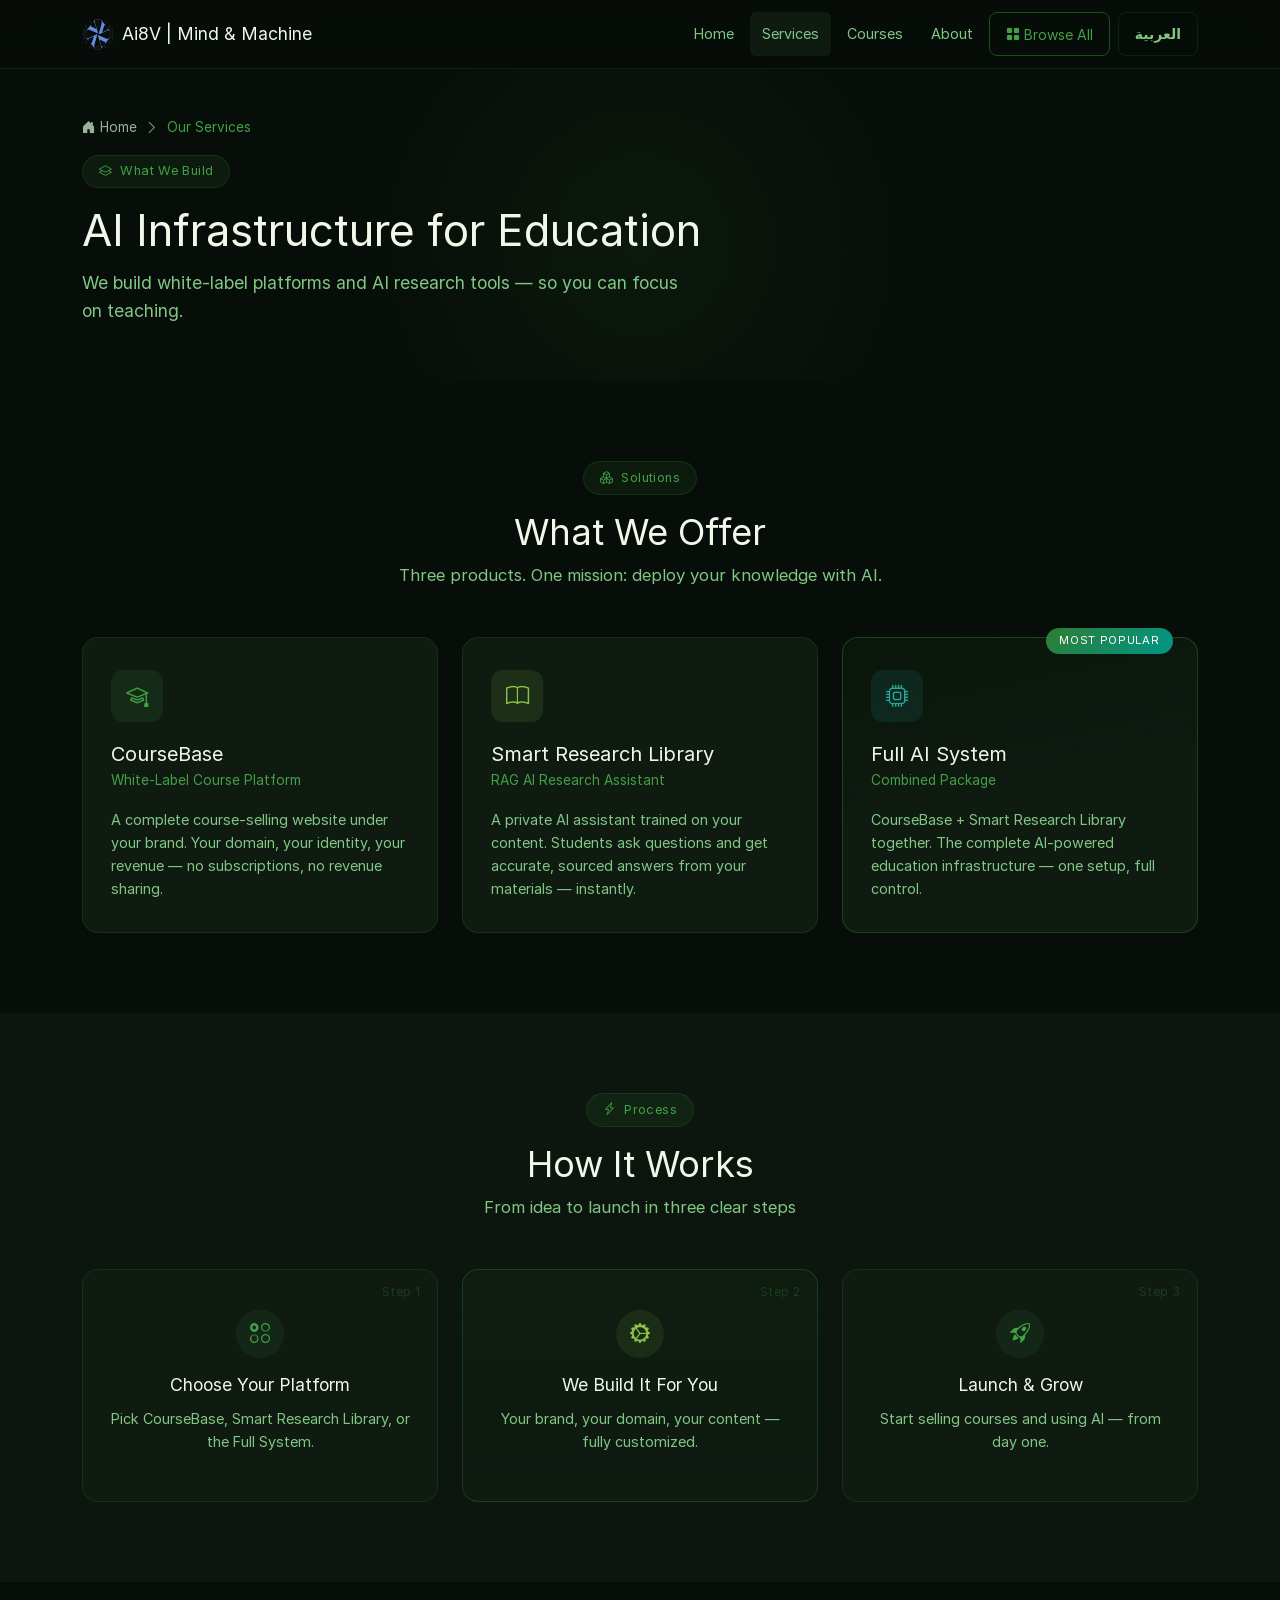
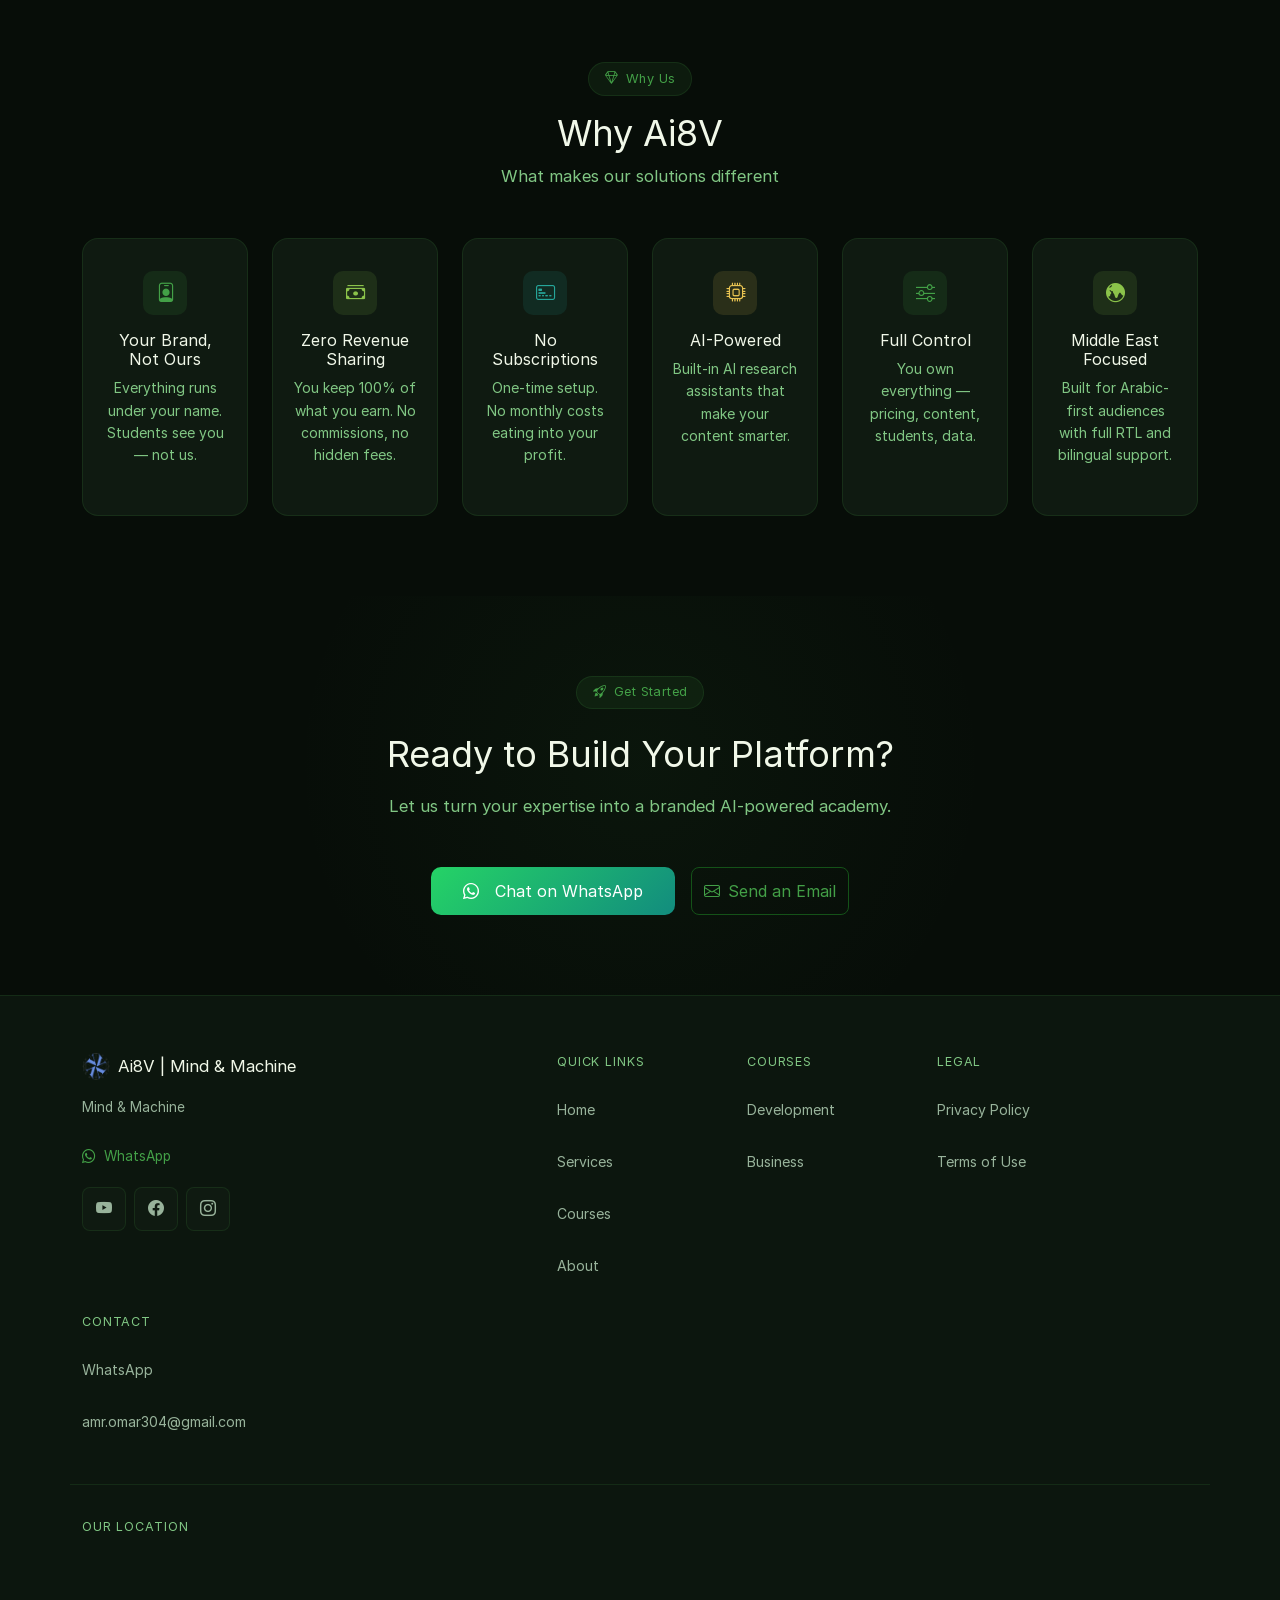
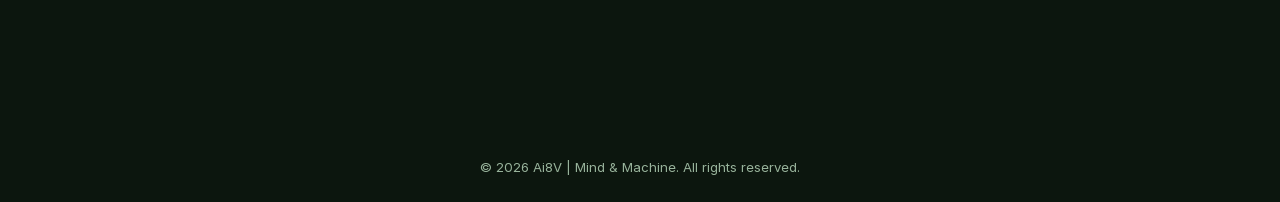
<file: services.html>
<!DOCTYPE html>
<html lang="en" dir="ltr" data-bs-theme="dark">

<head>
  <meta charset="utf-8">
  <meta name="viewport" content="width=device-width, initial-scale=1.0, shrink-to-fit=no">

  <!-- SEO — injected at runtime by services-app.js from COURSE_DATA -->
  <title id="page-title">Our Services — Ai8V | Mind &amp; Machine</title>
  <meta name="description"
        id="page-desc"
        content="Explore Ai8V's services: white-label course platforms, RAG-based AI research assistants, and full AI educational systems — built for the Middle East.">
  <meta name="robots" content="index, follow">
  <link rel="canonical" id="page-canonical" href="https://ai8v.com/services.html">

  <!-- Open Graph -->
  <meta property="og:type"        content="website">
  <meta property="og:url"         id="og-url"       content="https://ai8v.com/services.html">
  <meta property="og:title"       id="og-title"     content="Our Services — Ai8V | Mind &amp; Machine">
  <meta property="og:description" id="og-desc"      content="White-label course platforms, AI research assistants, and full educational AI systems.">
  <meta property="og:image"       id="og-image"     content="https://ai8v.com/assets/img/og-image.png">
  <meta property="og:site_name"   id="og-site-name" content="Ai8V | Mind &amp; Machine">

  <!-- Twitter Card -->
  <meta name="twitter:card"        content="summary_large_image">
  <meta name="twitter:title"       id="tw-title" content="Our Services — Ai8V | Mind &amp; Machine">
  <meta name="twitter:description" id="tw-desc"  content="White-label course platforms, AI research assistants, and full educational AI systems.">
  <meta name="twitter:image"       id="tw-image" content="https://ai8v.com/assets/img/og-image.png">

  <!-- hreflang -->
  <link rel="alternate" hreflang="en"        id="hreflang-en"      href="https://ai8v.com/services.html">
  <link rel="alternate" hreflang="ar"        id="hreflang-ar"      href="https://ai8v.com/ar/services.html">
  <link rel="alternate" hreflang="x-default" id="hreflang-default" href="https://ai8v.com/services.html">

  <!-- CSP -->
  <meta http-equiv="Content-Security-Policy"
        content="default-src 'none';
                 script-src 'self';
                 style-src 'self' https://cdn.jsdelivr.net;
                 font-src 'self' https://cdn.jsdelivr.net;
                 img-src 'self' data:;
                 connect-src 'self';
                 frame-src https://www.google.com https://maps.google.com;
                 form-action 'none';">

  <!-- JSON-LD — injected by services-app.js -->

  <!-- Favicons -->
  <link rel="apple-touch-icon" type="image/png" sizes="180x180" href="/assets/img/fav180.png">
  <link rel="icon" type="image/png" sizes="32x32" href="/assets/img/fav32.png">
  <link rel="icon" type="image/png" sizes="32x32" href="/assets/img/fav32D.png"
        media="(prefers-color-scheme: dark)">
  <link rel="icon" type="image/png" sizes="16x16" href="/assets/img/fav16.png">
  <link rel="icon" type="image/png" sizes="16x16" href="/assets/img/fav16D.png"
        media="(prefers-color-scheme: dark)">

  <!-- Preload critical font -->
  <link rel="preload" href="/assets/fonts/inter-variable.woff2"
        as="font" type="font/woff2" crossorigin="anonymous">

  <!-- Stylesheets -->
  <link rel="stylesheet" href="/assets/bootstrap/css/bootstrap.min.css">
  <link rel="stylesheet" href="https://cdn.jsdelivr.net/npm/bootstrap-icons@1.13.1/font/bootstrap-icons.min.css">
  <link rel="stylesheet" href="/assets/css/courses.css">
  <link rel="stylesheet" href="/assets/css/components.css">
  <link rel="stylesheet" href="/assets/css/services.css">
</head>

<body>

  <!-- Skip to content -->
  <a href="#main-content" class="skip-link">Skip to main content</a>

  <!-- ═══════════════════════════════════════════
       NAVBAR
  ═══════════════════════════════════════════ -->
  <nav class="navbar navbar-expand-lg services-navbar sticky-top"
       aria-label="Main navigation">
    <div class="container">

      <a class="navbar-brand services-brand" id="nav-brand-link" href="./index.html">
        <span class="services-brand-icon" aria-hidden="true">
          <img src="/assets/img/logo-icon.png"
              srcset="/assets/img/logo-icon.png 1x, /assets/img/logo-icon-2x.png 2x"
              alt="" class="brand-logo" width="32" height="32" loading="lazy">
        </span>
        <span class="services-brand-text" id="nav-brand-name"></span>
      </a>

      <button class="navbar-toggler border-0" type="button"
              data-bs-toggle="collapse" data-bs-target="#mainNav"
              aria-controls="mainNav" aria-expanded="false"
              aria-label="Toggle navigation">
        <i class="bi bi-list fs-4 icon-em-500" aria-hidden="true"></i>
      </button>

      <div class="collapse navbar-collapse" id="mainNav">
        <ul class="navbar-nav ms-auto align-items-lg-center gap-lg-1">
          <li class="nav-item">
            <a class="nav-link" href="./index.html"
               data-nav-page="home">Home</a>
          </li>
          <li class="nav-item">
            <a class="nav-link services-nav-active" href="./services.html"
               aria-current="page" data-nav-page="services">Services</a>
          </li>
          <li class="nav-item">
            <a class="nav-link" href="./course/"
               data-nav-page="courses">Courses</a>
          </li>
          <li class="nav-item">
            <a class="nav-link" href="./about.html"
               data-nav-page="about">About</a>
          </li>
          <li class="nav-item me-lg-2">
            <a class="btn services-btn-outline btn-sm px-3" href="./course/"
               aria-label="Browse all courses">
              <i class="bi bi-grid-fill me-1" aria-hidden="true"></i>Browse All
            </a>
          </li>
        </ul>
        <div id="lang-switcher-slot" class="d-flex align-items-center"></div>
      </div>

    </div>
  </nav>


  <!-- ═══════════════════════════════════════════
       MAIN CONTENT
  ═══════════════════════════════════════════ -->
  <main id="main-content">


  
  <!-- ═══════════════════════════════════════════
       PAGE HEADER
  ═══════════════════════════════════════════ -->
  <header class="services-page-header" id="services-hero">
    <div class="services-header-glow" aria-hidden="true"></div>
    <div class="container services-header-content">

      <!-- Breadcrumb -->
      <nav aria-label="Breadcrumb" class="mb-3">
        <ol class="services-breadcrumb">
          <li>
            <a id="services-breadcrumb-home" href="./index.html">
              <i class="bi bi-house-fill me-1" aria-hidden="true"></i>Home
            </a>
          </li>
          <li aria-hidden="true">
            <i class="bi bi-chevron-right"></i>
          </li>
          <li aria-current="page" id="services-breadcrumb-current">Services</li>
        </ol>
      </nav>

      <div class="services-header-badge mb-3" aria-hidden="true">
        <i class="bi bi-layers me-2" aria-hidden="true"></i>What We Build
      </div>
      <h1 class="services-header-title" id="services-hero-heading">Our Services</h1>
      <p class="services-header-subtitle" id="services-hero-subtitle">
        AI-powered solutions for educators and institutions.
      </p>

    </div>
  </header>

    <!-- ── SERVICES GRID ── -->
    <section class="services-section" aria-labelledby="services-heading">
      <div class="container">

        <div class="text-center mb-5">
          <div class="services-section-badge mb-3" aria-hidden="true">
            <i class="bi bi-boxes me-2" aria-hidden="true"></i>Solutions
          </div>
          <h2 class="services-section-title" id="services-heading">What We Offer</h2>
          <p class="services-section-subtitle">
            Three products. One mission: deploy your knowledge with AI.
          </p>
        </div>

        <div class="row g-4" id="services-grid">

          <!-- Card 1 — CourseBase -->
          <div class="col-12 col-lg-4">
            <article class="service-card h-100">
              <div class="service-card__icon" aria-hidden="true">
                <i class="bi bi-laptop" aria-hidden="true"></i>
              </div>
              <h3 class="service-card__title">CourseBase</h3>
              <p class="service-card__subtitle">White-Label Course Platform</p>
              <ul class="service-card__features">
                <li class="service-feature">
                  <i class="bi bi-check2-circle me-2" aria-hidden="true"></i>
                  Complete course website with your brand, domain, and colors
                </li>
                <li class="service-feature">
                  <i class="bi bi-check2-circle me-2" aria-hidden="true"></i>
                  Course catalog with filters, search, and ratings
                </li>
                <li class="service-feature">
                  <i class="bi bi-check2-circle me-2" aria-hidden="true"></i>
                  WhatsApp-based purchase flow — no subscription fees
                </li>
                <li class="service-feature">
                  <i class="bi bi-check2-circle me-2" aria-hidden="true"></i>
                  Encrypted student access system
                </li>
              </ul>
            </article>
          </div>

          <!-- Card 2 — Smart Research Library -->
          <div class="col-12 col-lg-4">
            <article class="service-card h-100">
              <div class="service-card__icon service-card__icon--teal" aria-hidden="true">
                <i class="bi bi-chat-square-dots" aria-hidden="true"></i>
              </div>
              <h3 class="service-card__title">Smart Research Library</h3>
              <p class="service-card__subtitle">RAG-Based AI Research Assistant</p>
              <ul class="service-card__features">
                <li class="service-feature">
                  <i class="bi bi-check2-circle me-2" aria-hidden="true"></i>
                  AI trained exclusively on your documents
                </li>
                <li class="service-feature">
                  <i class="bi bi-check2-circle me-2" aria-hidden="true"></i>
                  Arabic-first conversational interface
                </li>
                <li class="service-feature">
                  <i class="bi bi-check2-circle me-2" aria-hidden="true"></i>
                  Source citations with every answer
                </li>
                <li class="service-feature">
                  <i class="bi bi-check2-circle me-2" aria-hidden="true"></i>
                  Zero hallucination — answers only from your content
                </li>
              </ul>
            </article>
          </div>

          <!-- Card 3 — Full AI System (highlight) -->
          <div class="col-12 col-lg-4">
            <article class="service-card service-card--highlight h-100">
              <div class="service-card__badge" aria-hidden="true">
                <i class="bi bi-star-fill me-1" aria-hidden="true"></i>Most Powerful
              </div>
              <div class="service-card__icon service-card__icon--cyan" aria-hidden="true">
                <i class="bi bi-boxes" aria-hidden="true"></i>
              </div>
              <h3 class="service-card__title">Full AI System</h3>
              <p class="service-card__subtitle">CourseBase + Smart Research Library</p>
              <ul class="service-card__features">
                <li class="service-feature">
                  <i class="bi bi-check2-circle me-2" aria-hidden="true"></i>
                  Complete educational platform with integrated AI assistant
                </li>
                <li class="service-feature">
                  <i class="bi bi-check2-circle me-2" aria-hidden="true"></i>
                  One codebase, your full brand
                </li>
                <li class="service-feature">
                  <i class="bi bi-check2-circle me-2" aria-hidden="true"></i>
                  The most powerful way to deploy your knowledge
                </li>
              </ul>
            </article>
          </div>

        </div>
      </div>
    </section>


    <!-- ── HOW IT WORKS ── -->
    <section class="services-section services-section--alt"
             aria-labelledby="services-how-heading" id="services-how">
      <div class="container">

        <div class="text-center mb-5">
          <div class="services-section-badge mb-3" aria-hidden="true">
            <i class="bi bi-lightning-charge me-2" aria-hidden="true"></i>Process
          </div>
          <h2 class="services-section-title" id="services-how-heading">How It Works</h2>
          <p class="services-section-subtitle">
            From idea to launch in three clear steps
          </p>
        </div>

        <div class="row g-4 justify-content-center" id="services-how-grid">

          <!-- Step 1 -->
          <div class="col-12 col-md-4">
            <article class="services-how-card h-100">
              <div class="services-how-step" aria-hidden="true">01</div>
              <div class="services-how-icon" aria-hidden="true">
                <i class="bi bi-chat-heart" aria-hidden="true"></i>
              </div>
              <h3 class="services-how-title">Tell Us Your Vision</h3>
              <p class="services-how-text">
                Share your goals, content, and brand identity. We'll map out
                the perfect solution — whether it's a course platform, an AI
                assistant, or both.
              </p>
            </article>
          </div>

          <!-- Step 2 -->
          <div class="col-12 col-md-4">
            <article class="services-how-card services-how-card--accent h-100">
              <div class="services-how-step" aria-hidden="true">02</div>
              <div class="services-how-icon" aria-hidden="true">
                <i class="bi bi-code-slash" aria-hidden="true"></i>
              </div>
              <h3 class="services-how-title">We Build &amp; Customize</h3>
              <p class="services-how-text">
                Our team builds your system with your branding, domain, and
                content. You review, we refine — until it's exactly right.
              </p>
            </article>
          </div>

          <!-- Step 3 -->
          <div class="col-12 col-md-4">
            <article class="services-how-card h-100">
              <div class="services-how-step" aria-hidden="true">03</div>
              <div class="services-how-icon services-how-icon--teal" aria-hidden="true">
                <i class="bi bi-rocket-takeoff" aria-hidden="true"></i>
              </div>
              <h3 class="services-how-title">Launch &amp; Grow</h3>
              <p class="services-how-text">
                Go live with a production-ready system you fully own.
                We provide handover documentation and optional ongoing support.
              </p>
            </article>
          </div>

        </div>
      </div>
    </section>


    <!-- ── WHY Ai8V ── -->
    <section class="services-section" aria-labelledby="services-values-heading"
             id="services-values">
      <div class="container">

        <div class="text-center mb-5">
          <div class="services-section-badge mb-3" aria-hidden="true">
            <i class="bi bi-gem me-2" aria-hidden="true"></i>Why Us
          </div>
          <h2 class="services-section-title" id="services-values-heading">Why Ai8V</h2>
          <p class="services-section-subtitle">
            What makes our solutions different
          </p>
        </div>

        <div class="row g-4 justify-content-center" id="services-values-grid">

          <div class="col-12 col-sm-6 col-lg-3">
            <article class="services-value-card h-100">
              <div class="services-value-icon services-value-icon--em" aria-hidden="true">
                <i class="bi bi-key-fill" aria-hidden="true"></i>
              </div>
              <h3 class="services-value-title">You Own Everything</h3>
              <p class="services-value-text">
                Your code, your data, your domain. No vendor lock-in,
                no hidden dependencies.
              </p>
            </article>
          </div>

          <div class="col-12 col-sm-6 col-lg-3">
            <article class="services-value-card h-100">
              <div class="services-value-icon services-value-icon--teal" aria-hidden="true">
                <i class="bi bi-currency-dollar" aria-hidden="true"></i>
              </div>
              <h3 class="services-value-title">No Recurring Fees</h3>
              <p class="services-value-text">
                One-time build cost. No monthly subscriptions,
                no per-student charges, no revenue sharing.
              </p>
            </article>
          </div>

          <div class="col-12 col-sm-6 col-lg-3">
            <article class="services-value-card h-100">
              <div class="services-value-icon services-value-icon--cyan" aria-hidden="true">
                <i class="bi bi-translate" aria-hidden="true"></i>
              </div>
              <h3 class="services-value-title">Arabic-First AI</h3>
              <p class="services-value-text">
                Our AI systems are built for Arabic from the ground up —
                not translated or adapted as an afterthought.
              </p>
            </article>
          </div>

          <div class="col-12 col-sm-6 col-lg-3">
            <article class="services-value-card h-100">
              <div class="services-value-icon services-value-icon--gold" aria-hidden="true">
                <i class="bi bi-globe-central-south-asia" aria-hidden="true"></i>
              </div>
              <h3 class="services-value-title">Middle East Focus</h3>
              <p class="services-value-text">
                Designed for the region's educators, institutions,
                and learners — with local context and understanding.
              </p>
            </article>
          </div>

        </div>
      </div>
    </section>


    <!-- ── CTA ── -->
    <section class="services-cta-section" aria-labelledby="services-cta-heading"
             id="services-cta">
      <div class="services-cta-glow" aria-hidden="true"></div>
      <div class="container services-cta-content text-center">

        <div class="services-section-badge mb-4" aria-hidden="true">
          <i class="bi bi-rocket-takeoff me-2" aria-hidden="true"></i>Get Started
        </div>
        <h2 class="services-cta-title mb-3" id="services-cta-heading">
          Ready to build your platform?
        </h2>
        <p class="services-cta-subtitle mb-5" id="services-cta-subtitle">
          Tell us about your project and we'll get back to you within 24 hours.
        </p>

        <div class="d-flex flex-wrap gap-3 justify-content-center">
          <a id="cta-whatsapp-btn" href="#" target="_blank"
             rel="noopener noreferrer"
             class="btn services-btn-whatsapp services-cta-btn-main"
             aria-label="Contact us on WhatsApp">
            <i class="bi bi-whatsapp me-2" aria-hidden="true"></i>Chat on WhatsApp
          </a>
          <a id="cta-email-btn"
             href="mailto:amr.omar304@gmail.com"
             class="btn services-btn-outline services-cta-btn-sec">
            <i class="bi bi-envelope me-2" aria-hidden="true"></i>Send an Email
          </a>
        </div>

      </div>
    </section>

  </main><!-- /#main-content -->


  <!-- ═══════════════════════════════════════════
       FOOTER
  ═══════════════════════════════════════════ -->
  <footer class="services-footer" role="contentinfo">
    <div class="container">

      <div class="row g-4 services-footer-top">

        <!-- Brand -->
        <div class="col-12 col-md-4">
          <div class="services-footer-brand mb-3">
            <img src="/assets/img/logo-icon.png"
                srcset="/assets/img/logo-icon.png 1x, /assets/img/logo-icon-2x.png 2x"
                alt="" class="brand-logo me-2" width="28" height="28" loading="lazy"
                aria-hidden="true">
            <span id="footer-brand-name"></span>
          </div>
          <p class="services-footer-tagline" id="footer-tagline">
            Mind &amp; Machine
          </p>
          <a id="footer-whatsapp-link"
             href="#"
             target="_blank"
             rel="noopener noreferrer"
             class="services-footer-social-link"
             aria-label="Contact us on WhatsApp">
            <i class="bi bi-whatsapp me-2" aria-hidden="true"></i>WhatsApp
          </a>
          <div id="footer-social-links" class="footer-social-icons mt-2"></div>
        </div>

        <!-- Quick Links -->
        <div class="col-6 col-md-2 offset-md-1">
          <p class="services-footer-col-title" id="footer-heading-quicklinks">Quick Links</p>
          <ul class="services-footer-links">
            <li><a id="footer-link-home" href="./index.html"><span id="footer-link-home-text">Home</span></a></li>
            <li><a id="footer-link-services" href="./services.html" aria-current="page"><span id="footer-link-services-text">Services</span></a></li>
            <li><a id="footer-link-courses" href="./course/"><span id="footer-link-courses-text">Courses</span></a></li>
            <li><a id="footer-link-about" href="./about.html"><span id="footer-link-about-text">About</span></a></li>
          </ul>
        </div>

        <!-- Categories — built dynamically -->
        <div class="col-6 col-md-2">
          <p class="services-footer-col-title" id="footer-heading-products">Courses</p>
          <ul class="services-footer-links" id="footer-categories">
            <!-- built by services-app.js -->
          </ul>
        </div>

        <!-- Legal -->
        <div class="col-6 col-md-2">
          <p class="services-footer-col-title" id="footer-heading-legal">Legal</p>
          <ul class="services-footer-links">
            <li><a id="footer-link-privacy" href="./legal/privacy.html"><span class="footer-link-text">Privacy Policy</span></a></li>
            <li><a id="footer-link-terms" href="./legal/terms.html"><span class="footer-link-text">Terms of Use</span></a></li>
          </ul>
        </div>

        <!-- Contact -->
        <div class="col-6 col-md-2">
          <p class="services-footer-col-title" id="footer-heading-contact">Contact</p>
          <ul class="services-footer-links">
            <li>
              <a id="footer-whatsapp-link-2"
                 href="#"
                 target="_blank"
                 rel="noopener noreferrer"
                 aria-label="Contact us on WhatsApp">WhatsApp</a>
            </li>
            <li>
              <a id="footer-email-link"
                 href="mailto:amr.omar304@gmail.com"><span class="email-text">amr.omar304@gmail.com</span></a>
            </li>
          </ul>
        </div>

      </div>

      <!-- Map -->
      <div class="row g-4 mt-2">
        <div class="col-12 col-md-6 col-lg-4 me-auto" id="footer-map-slot" data-heading-class="services-footer-col-title"></div>
      </div>

      <!-- Bottom bar -->
      <div class="services-footer-bottom">
        <span id="footer-copyright"></span>
      </div>

    </div>
  </footer>

  <!-- Scripts — deferred, non-blocking -->
  <script src="/assets/bootstrap/js/bootstrap.min.js"  defer></script>
  <script src="/assets/js/utils.js"                    defer></script>
  <script src="/assets/js/courses-data.js"             defer></script>
  <script src="/assets/js/shared-page.js"              defer></script>
  <script src="/assets/js/services-app.js"             defer></script>

</body>

</html>
</file>
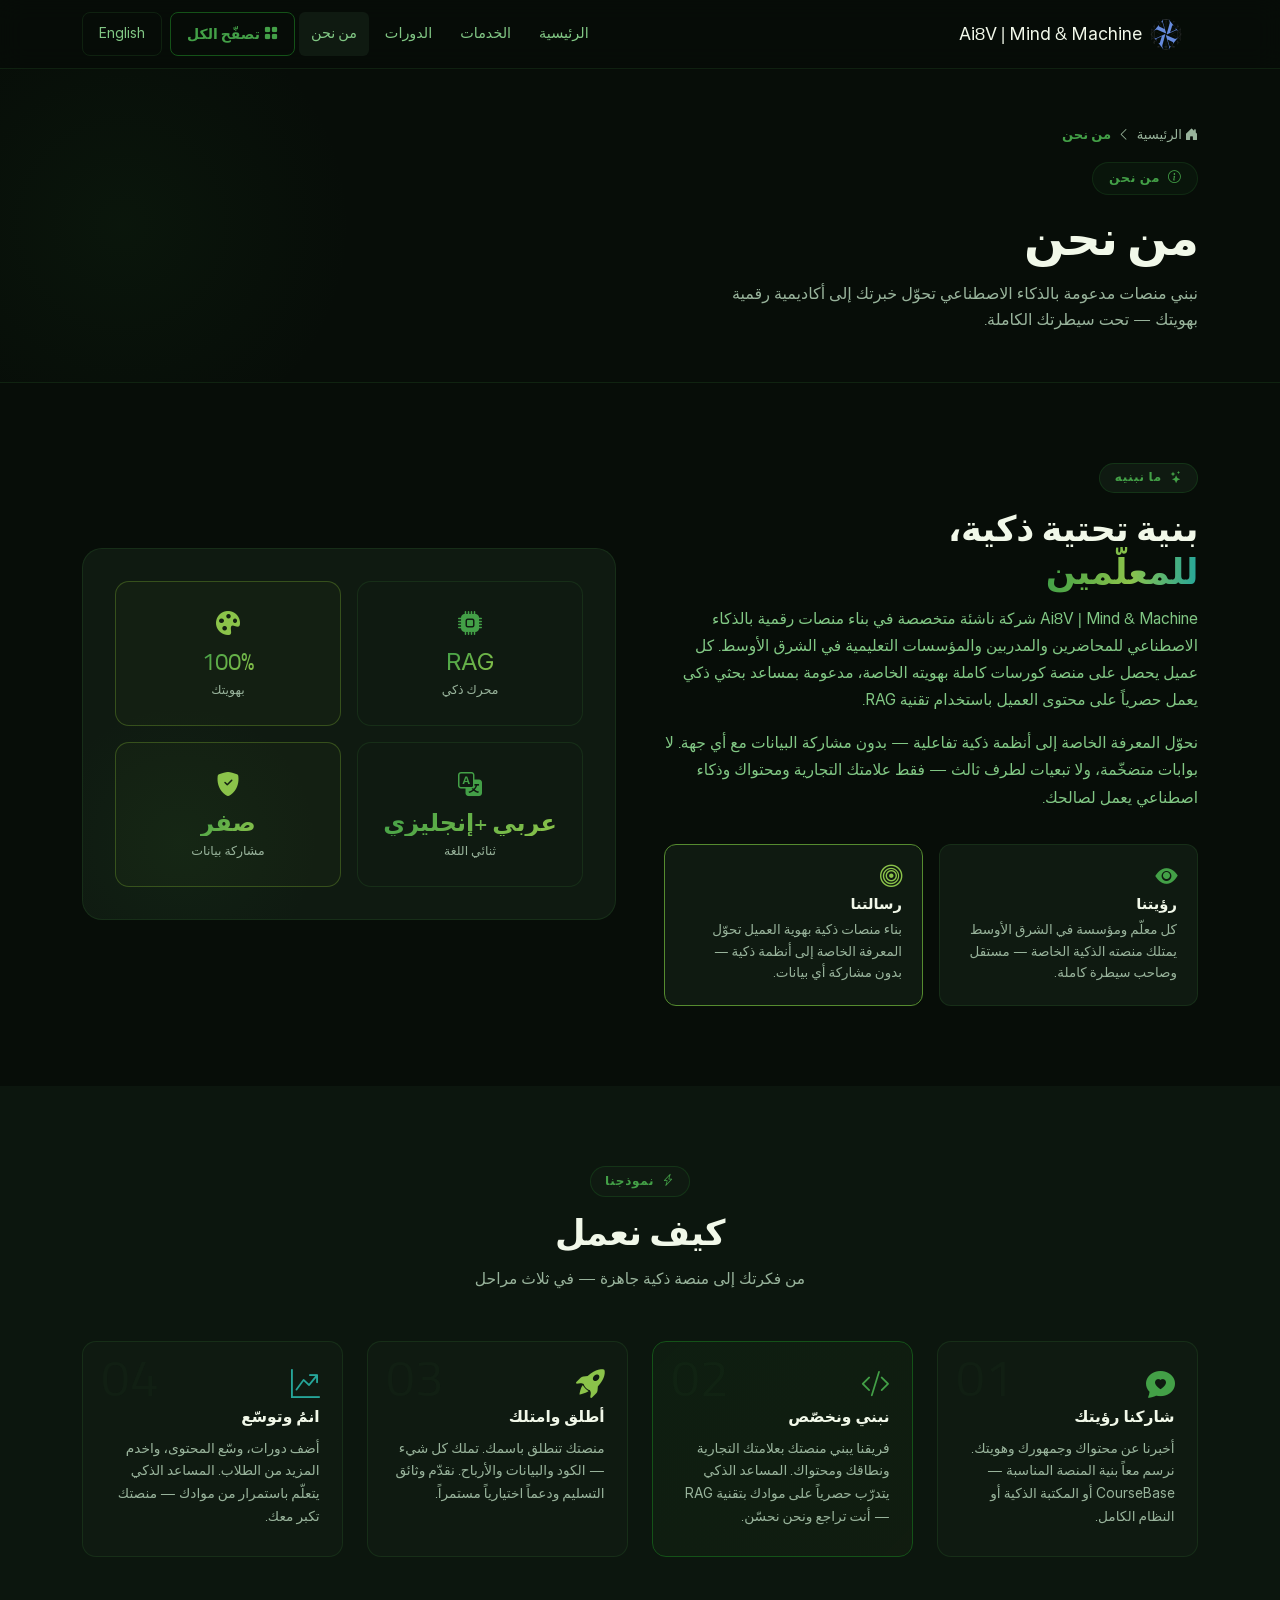
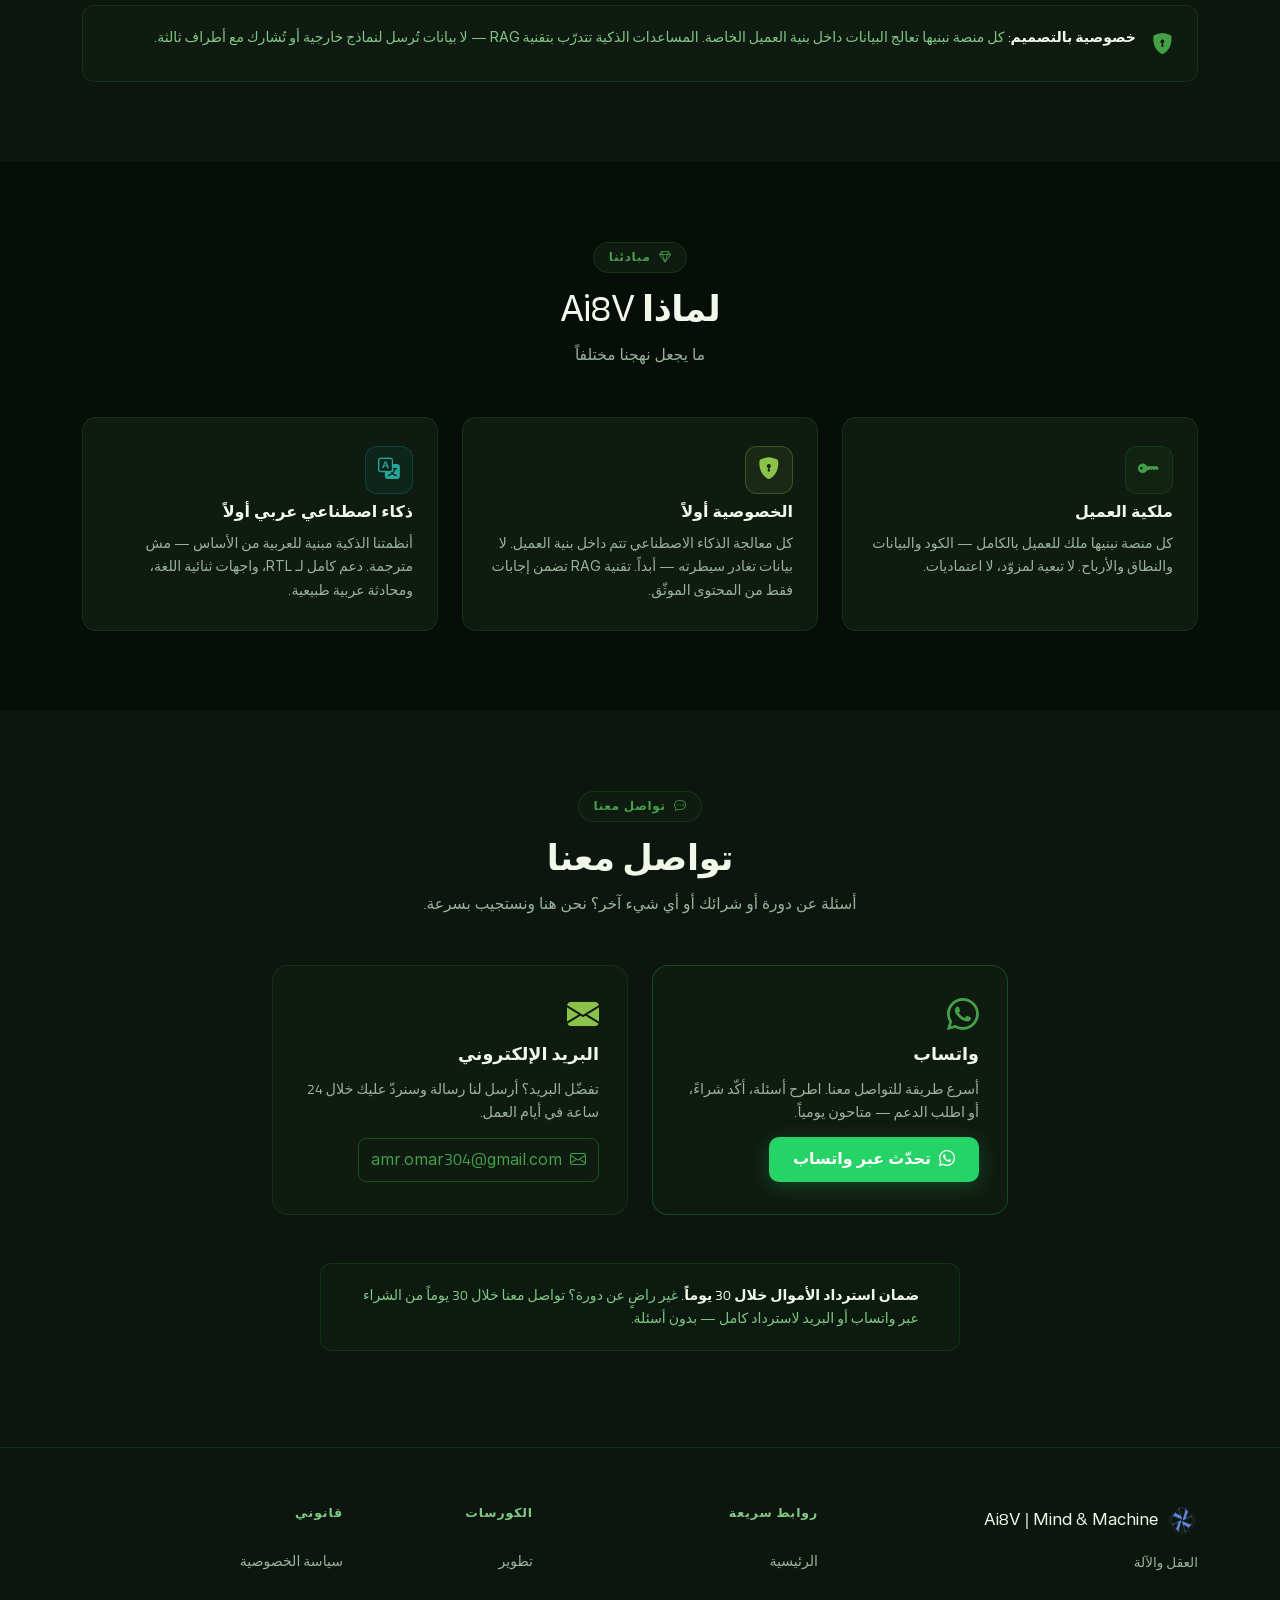
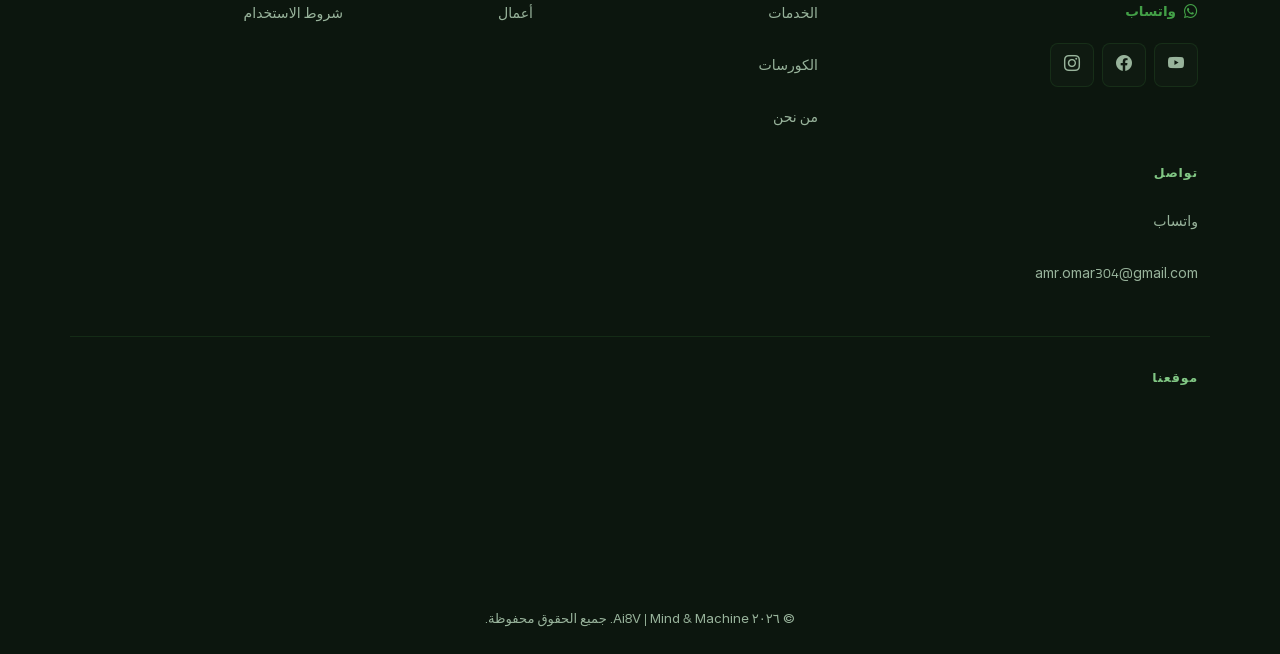
<file: ar/about.html>
<!DOCTYPE html>
<html lang="ar" dir="rtl" data-bs-theme="dark">

<head>
  <meta charset="utf-8">
  <meta name="viewport" content="width=device-width, initial-scale=1.0, shrink-to-fit=no">

  <!-- SEO — يُحقن عند التشغيل بواسطة about-app.js من COURSE_DATA -->
  <title id="page-title">من نحن — Ai8V | عقل وآلة</title>
  <meta name="description"
        id="page-desc"
        content="تعرّف على منصتنا التعليمية — رسالتنا، طريقة عملنا، وكيفية التواصل معنا.">
  <meta name="robots" content="index, follow">
  <link rel="canonical" id="page-canonical" href="https://ai8v.com/ar/about.html">

  <!-- Open Graph -->
  <meta property="og:type"        content="website">
  <meta property="og:url"         id="og-url"       content="https://ai8v.com/ar/about.html">
  <meta property="og:title"       id="og-title"     content="من نحن — Ai8V | عقل وآلة">
  <meta property="og:description" id="og-desc"      content="تعرّف على منصتنا التعليمية — رسالتنا، طريقة عملنا، وكيفية التواصل معنا.">
  <meta property="og:image"       id="og-image"     content="https://ai8v.com/assets/img/og-image.png">
  <meta property="og:site_name"   id="og-site-name" content="Ai8V | عقل وآلة">

  <!-- Twitter Card -->
  <meta name="twitter:card"        content="summary_large_image">
  <meta name="twitter:title"       id="tw-title" content="من نحن — Ai8V | عقل وآلة">
  <meta name="twitter:description" id="tw-desc"  content="تعرّف على منصتنا التعليمية — رسالتنا، طريقة عملنا، وكيفية التواصل معنا.">
  <meta name="twitter:image"       id="tw-image" content="https://ai8v.com/assets/img/og-image.png">

  <!-- hreflang -->
  <link rel="alternate" hreflang="en"        id="hreflang-en"      href="https://ai8v.com/about.html">
  <link rel="alternate" hreflang="ar"        id="hreflang-ar"      href="https://ai8v.com/ar/about.html">
  <link rel="alternate" hreflang="x-default" id="hreflang-default" href="https://ai8v.com/about.html">

  <!-- CSP -->
  <meta http-equiv="Content-Security-Policy"
        content="default-src 'none';
                 script-src 'self';
                 style-src 'self' https://cdn.jsdelivr.net;
                 font-src 'self' https://cdn.jsdelivr.net;
                 img-src 'self' data:;
                 connect-src 'self';
                 frame-src https://www.google.com https://maps.google.com;
                 form-action 'none';">

  <!-- JSON-LD يُحقن بواسطة about-app.js -->

  <!-- Favicons -->
  <link rel="apple-touch-icon" type="image/png" sizes="180x180" href="/assets/img/fav180.png">
  <link rel="icon" type="image/png" sizes="32x32" href="/assets/img/fav32.png">
  <link rel="icon" type="image/png" sizes="32x32" href="/assets/img/fav32D.png"
        media="(prefers-color-scheme: dark)">
  <link rel="icon" type="image/png" sizes="16x16" href="/assets/img/fav16.png">
  <link rel="icon" type="image/png" sizes="16x16" href="/assets/img/fav16D.png"
        media="(prefers-color-scheme: dark)">

  <!-- Preload critical fonts -->
  <link rel="preload" href="/assets/fonts/inter-variable.woff2"
        as="font" type="font/woff2" crossorigin="anonymous">
  <link rel="preload" href="/assets/fonts/cairo-variable.woff2"
        as="font" type="font/woff2" crossorigin="anonymous">

  <!-- Stylesheets -->
  <link rel="stylesheet" href="/assets/bootstrap/css/bootstrap.min.css">
  <link rel="stylesheet" href="https://cdn.jsdelivr.net/npm/bootstrap-icons@1.13.1/font/bootstrap-icons.min.css">
  <link rel="stylesheet" href="/assets/css/courses.css">
  <link rel="stylesheet" href="/assets/css/components.css">
  <link rel="stylesheet" href="/assets/css/about.css">
</head>

<body>

  <!-- تخطّي إلى المحتوى -->
  <a href="#main-content" class="skip-link">تخطّي إلى المحتوى الرئيسي</a>

  <!-- ═══════════════════════════════════════════
       شريط التنقل
  ═══════════════════════════════════════════ -->
  <nav class="navbar navbar-expand-lg about-navbar sticky-top"
       aria-label="التنقل الرئيسي">
    <div class="container">

      <a class="navbar-brand about-brand" id="nav-brand-link" href="/ar/index.html">
        <span class="about-brand-icon" aria-hidden="true">
          <img src="/assets/img/logo-icon.png"
              srcset="/assets/img/logo-icon.png 1x, /assets/img/logo-icon-2x.png 2x"
              alt="" class="brand-logo" width="32" height="32" loading="lazy">
        </span>
        <span class="about-brand-text" id="nav-brand-name"></span>
      </a>

      <button class="navbar-toggler border-0" type="button"
              data-bs-toggle="collapse" data-bs-target="#mainNav"
              aria-controls="mainNav" aria-expanded="false"
              aria-label="تبديل القائمة">
        <i class="bi bi-list fs-4 icon-em-500" aria-hidden="true"></i>
      </button>

      <div class="collapse navbar-collapse" id="mainNav">
        <ul class="navbar-nav me-auto align-items-lg-center gap-lg-1">
          <li class="nav-item">
            <a class="nav-link" href="/ar/index.html"
               data-nav-page="home">الرئيسية</a>
          </li>
          <li class="nav-item">
            <a class="nav-link" href="/ar/services.html"
               data-nav-page="services">الخدمات</a>
          </li>
          <li class="nav-item">
            <a class="nav-link" href="/ar/course/"
               data-nav-page="courses">الدورات</a>
          </li>
          <li class="nav-item">
            <a class="nav-link about-nav-active" href="/ar/about.html"
               aria-current="page" data-nav-page="about">من نحن</a>
          </li>
          <li class="nav-item ms-lg-2">
            <a class="btn about-btn-outline btn-sm px-3" href="/ar/course/"
               aria-label="تصفّح كل الدورات">
              <i class="bi bi-grid-fill ms-1" aria-hidden="true"></i>تصفّح الكل
            </a>
          </li>
        </ul>
        <div id="lang-switcher-slot" class="d-flex align-items-center"></div>
      </div>

    </div>
  </nav>

  <!-- ═══════════════════════════════════════════
       المحتوى الرئيسي
  ═══════════════════════════════════════════ -->
  <main id="main-content">

  

  <!-- ═══════════════════════════════════════════
       ترويسة الصفحة
  ═══════════════════════════════════════════ -->
  <header class="about-page-header">
    <div class="about-header-glow" aria-hidden="true"></div>
    <div class="container about-header-content">

      <!-- مسار التنقل -->
      <nav aria-label="مسار التنقل" class="mb-3">
        <ol class="about-breadcrumb">
          <li>
            <a href="/ar/index.html">
              <i class="bi bi-house-fill ms-1" aria-hidden="true"></i>الرئيسية
            </a>
          </li>
          <li aria-hidden="true">
            <i class="bi bi-chevron-left"></i>
          </li>
          <li aria-current="page">من نحن</li>
        </ol>
      </nav>

      <div class="about-header-badge mb-3" aria-hidden="true">
        <i class="bi bi-info-circle ms-2" aria-hidden="true"></i>من نحن
      </div>
      <h1 class="about-header-title">من نحن</h1>
      <p class="about-header-subtitle">
        نبني منصات مدعومة بالذكاء الاصطناعي تحوّل خبرتك إلى
        أكاديمية رقمية بهويتك — تحت سيطرتك الكاملة.
      </p>

    </div>
  </header>

    <!-- ── قسم المنصة ── -->
    <section class="about-section" aria-labelledby="platform-heading">
      <div class="container">
        <div class="row g-5 align-items-center">

          <!-- النص -->
          <div class="col-12 col-lg-6">
            <div class="about-section-badge mb-3" aria-hidden="true">
              <i class="bi bi-stars ms-2" aria-hidden="true"></i>ما نبنيه
            </div>
            <h2 class="about-section-title" id="platform-heading">
              بنية تحتية ذكية،<br>
              <span class="about-title-gradient">للمعلّمين</span>
            </h2>
            <p class="about-body-text">
              <span id="brand-inline-1"></span> شركة ناشئة متخصصة في
              بناء منصات رقمية بالذكاء الاصطناعي للمحاضرين والمدربين
              والمؤسسات التعليمية في الشرق الأوسط. كل عميل يحصل على
              منصة كورسات كاملة بهويته الخاصة، مدعومة بمساعد بحثي ذكي
              يعمل حصرياً على محتوى العميل باستخدام تقنية RAG.
            </p>
            <p class="about-body-text">
              نحوّل المعرفة الخاصة إلى أنظمة ذكية تفاعلية — بدون
              مشاركة البيانات مع أي جهة. لا بوابات متضخّمة، ولا تبعيات
              لطرف ثالث — فقط علامتك التجارية ومحتواك وذكاء اصطناعي
              يعمل لصالحك.
            </p>

            <!-- بطاقات الرؤية / الرسالة -->
            <div class="row g-3 mt-1">
              <div class="col-12 col-sm-6">
                <div class="about-vm-card">
                  <div class="about-vm-icon" aria-hidden="true">
                    <i class="bi bi-eye-fill" aria-hidden="true"></i>
                  </div>
                  <h3 class="about-vm-title">رؤيتنا</h3>
                  <p class="about-vm-text">
                    كل معلّم ومؤسسة في الشرق الأوسط يمتلك منصته
                    الذكية الخاصة — مستقل وصاحب سيطرة كاملة.
                  </p>
                </div>
              </div>
              <div class="col-12 col-sm-6">
                <div class="about-vm-card about-vm-card--accent">
                  <div class="about-vm-icon about-vm-icon--teal" aria-hidden="true">
                    <i class="bi bi-bullseye" aria-hidden="true"></i>
                  </div>
                  <h3 class="about-vm-title">رسالتنا</h3>
                  <p class="about-vm-text">
                    بناء منصات ذكية بهوية العميل تحوّل المعرفة الخاصة
                    إلى أنظمة ذكية — بدون مشاركة أي بيانات.
                  </p>
                </div>
              </div>
            </div>
          </div>

          <!-- لوحة بصرية — زخرفية -->
          <div class="col-12 col-lg-6">
            <div class="about-visual-panel" aria-hidden="true">
              <div class="about-visual-inner">
                <div class="about-visual-stat">
                  <i class="bi bi-cpu-fill"></i>
                  <span class="about-visual-stat-num">RAG</span>
                  <span class="about-visual-stat-lbl">محرك ذكي</span>
                </div>
                <div class="about-visual-stat about-visual-stat--accent">
                  <i class="bi bi-palette-fill"></i>
                  <span class="about-visual-stat-num">100%</span>
                  <span class="about-visual-stat-lbl">بهويتك</span>
                </div>
                <div class="about-visual-stat">
                  <i class="bi bi-translate"></i>
                  <span class="about-visual-stat-num">عربي +إنجليزي</span>
                  <span class="about-visual-stat-lbl">ثنائي اللغة</span>
                </div>
                <div class="about-visual-stat about-visual-stat--accent">
                  <i class="bi bi-shield-fill-check"></i>
                  <span class="about-visual-stat-num">صفر</span>
                  <span class="about-visual-stat-lbl">مشاركة بيانات</span>
                </div>
              </div>
              <div class="about-visual-glow"></div>
            </div>
          </div>

        </div>
      </div>
    </section>


    <!-- ── كيف نعمل ── -->
    <section class="about-section about-section--alt"
             aria-labelledby="how-heading">
      <div class="container">

        <div class="text-center mb-5">
          <div class="about-section-badge mb-3" aria-hidden="true">
            <i class="bi bi-lightning-charge ms-2" aria-hidden="true"></i>نموذجنا
          </div>
          <h2 class="about-section-title" id="how-heading">كيف نعمل</h2>
          <p class="about-section-subtitle">
            من فكرتك إلى منصة ذكية جاهزة — في ثلاث مراحل
          </p>
        </div>

        <div class="row g-4">

          <div class="col-12 col-md-6 col-lg-3">
            <article class="about-how-card h-100">
              <div class="about-how-step" aria-hidden="true">01</div>
              <div class="about-how-icon" aria-hidden="true">
                <i class="bi bi-chat-heart-fill" aria-hidden="true"></i>
              </div>
              <h3 class="about-how-title">شاركنا رؤيتك</h3>
              <p class="about-how-text">
                أخبرنا عن محتواك وجمهورك وهويتك. نرسم معاً بنية
                المنصة المناسبة — CourseBase أو المكتبة الذكية
                أو النظام الكامل.
              </p>
            </article>
          </div>

          <div class="col-12 col-md-6 col-lg-3">
            <article class="about-how-card about-how-card--active h-100">
              <div class="about-how-step" aria-hidden="true">02</div>
              <div class="about-how-icon" aria-hidden="true">
                <i class="bi bi-code-slash" aria-hidden="true"></i>
              </div>
              <h3 class="about-how-title">نبني ونخصّص</h3>
              <p class="about-how-text">
                فريقنا يبني منصتك بعلامتك التجارية ونطاقك ومحتواك.
                المساعد الذكي يتدرّب حصرياً على موادك بتقنية
                RAG — أنت تراجع ونحن نحسّن.
              </p>
            </article>
          </div>

          <div class="col-12 col-md-6 col-lg-3">
            <article class="about-how-card h-100">
              <div class="about-how-step" aria-hidden="true">03</div>
              <div class="about-how-icon about-how-icon--teal" aria-hidden="true">
                <i class="bi bi-rocket-takeoff-fill" aria-hidden="true"></i>
              </div>
              <h3 class="about-how-title">أطلق وامتلك</h3>
              <p class="about-how-text">
                منصتك تنطلق باسمك. تملك كل شيء — الكود والبيانات
                والأرباح. نقدّم وثائق التسليم ودعماً اختيارياً مستمراً.
              </p>
            </article>
          </div>

          <div class="col-12 col-md-6 col-lg-3">
            <article class="about-how-card h-100">
              <div class="about-how-step" aria-hidden="true">04</div>
              <div class="about-how-icon about-how-icon--cyan" aria-hidden="true">
                <i class="bi bi-graph-up-arrow" aria-hidden="true"></i>
              </div>
              <h3 class="about-how-title">انمُ وتوسّع</h3>
              <p class="about-how-text">
                أضف دورات، وسّع المحتوى، واخدم المزيد من الطلاب.
                المساعد الذكي يتعلّم باستمرار من موادك — منصتك تكبر
                معك.
              </p>
            </article>
          </div>

        </div>

        <!-- ملاحظة التخزين -->
        <div class="about-note mt-5">
          <div class="about-note-icon" aria-hidden="true">
            <i class="bi bi-shield-lock-fill" aria-hidden="true"></i>
          </div>
          <div class="about-note-body">
            <strong>خصوصية بالتصميم:</strong> كل منصة نبنيها تعالج
            البيانات داخل بنية العميل الخاصة. المساعدات الذكية تتدرّب
            بتقنية RAG — لا بيانات تُرسل لنماذج خارجية أو تُشارك
            مع أطراف ثالثة.
          </div>
        </div>

      </div>
    </section>


    <!-- ── القيم ── -->
    <section class="about-section" aria-labelledby="values-heading">
      <div class="container">

        <div class="text-center mb-5">
          <div class="about-section-badge mb-3" aria-hidden="true">
            <i class="bi bi-gem ms-2" aria-hidden="true"></i>مبادئنا
          </div>
          <h2 class="about-section-title" id="values-heading">لماذا Ai8V</h2>
          <p class="about-section-subtitle">
            ما يجعل نهجنا مختلفاً
          </p>
        </div>

        <div class="row g-4 justify-content-center">

          <div class="col-12 col-sm-6 col-lg-4">
            <article class="about-value-card h-100">
              <div class="about-value-icon about-value-icon--em" aria-hidden="true">
                <i class="bi bi-key-fill" aria-hidden="true"></i>
              </div>
              <h3 class="about-value-title">ملكية العميل</h3>
              <p class="about-value-text">
                كل منصة نبنيها ملك للعميل بالكامل — الكود والبيانات
                والنطاق والأرباح. لا تبعية لمزوّد، لا اعتماديات.
              </p>
            </article>
          </div>

          <div class="col-12 col-sm-6 col-lg-4">
            <article class="about-value-card h-100">
              <div class="about-value-icon about-value-icon--teal" aria-hidden="true">
                <i class="bi bi-shield-lock-fill" aria-hidden="true"></i>
              </div>
              <h3 class="about-value-title">الخصوصية أولاً</h3>
              <p class="about-value-text">
                كل معالجة الذكاء الاصطناعي تتم داخل بنية العميل.
                لا بيانات تغادر سيطرته — أبداً. تقنية RAG تضمن
                إجابات فقط من المحتوى الموثّق.
              </p>
            </article>
          </div>

          <div class="col-12 col-sm-6 col-lg-4">
            <article class="about-value-card h-100">
              <div class="about-value-icon about-value-icon--cyan" aria-hidden="true">
                <i class="bi bi-translate" aria-hidden="true"></i>
              </div>
              <h3 class="about-value-title">ذكاء اصطناعي عربي أولاً</h3>
              <p class="about-value-text">
                أنظمتنا الذكية مبنية للعربية من الأساس — مش مترجمة.
                دعم كامل لـ RTL، واجهات ثنائية اللغة، ومحادثة
                عربية طبيعية.
              </p>
            </article>
          </div>

        </div>
      </div>
    </section>


    <!-- ── التواصل ── -->
    <section class="about-section about-section--alt about-contact-section"
             aria-labelledby="contact-heading">
      <div class="container">

        <div class="text-center mb-5">
          <div class="about-section-badge mb-3" aria-hidden="true">
            <i class="bi bi-chat-dots ms-2" aria-hidden="true"></i>تواصل معنا
          </div>
          <h2 class="about-section-title" id="contact-heading">تواصل معنا</h2>
          <p class="about-section-subtitle">
            أسئلة عن دورة أو شرائك أو أي شيء آخر؟
            نحن هنا ونستجيب بسرعة.
          </p>
        </div>

        <div class="row g-4 justify-content-center">

          <!-- بطاقة واتساب -->
          <div class="col-12 col-sm-10 col-md-5 col-lg-4">
            <article class="about-contact-card about-contact-card--wa h-100">
              <div class="about-contact-icon" aria-hidden="true">
                <i class="bi bi-whatsapp" aria-hidden="true"></i>
              </div>
              <h3 class="about-contact-title">واتساب</h3>
              <p class="about-contact-text">
                أسرع طريقة للتواصل معنا. اطرح أسئلة، أكّد شراءً،
                أو اطلب الدعم — متاحون يومياً.
              </p>
              <a id="contact-whatsapp-link"
                 href="#"
                 target="_blank"
                 rel="noopener noreferrer"
                 class="btn about-btn-wa mt-auto"
                 aria-label="تحدّث معنا عبر واتساب">
                <i class="bi bi-whatsapp ms-2" aria-hidden="true"></i>
                تحدّث عبر واتساب
              </a>
            </article>
          </div>

          <!-- بطاقة البريد -->
          <div class="col-12 col-sm-10 col-md-5 col-lg-4">
            <article class="about-contact-card h-100">
              <div class="about-contact-icon about-contact-icon--teal"
                   aria-hidden="true">
                <i class="bi bi-envelope-fill" aria-hidden="true"></i>
              </div>
              <h3 class="about-contact-title">البريد الإلكتروني</h3>
              <p class="about-contact-text">
                تفضّل البريد؟ أرسل لنا رسالة وسنردّ عليك
                خلال 24 ساعة في أيام العمل.
              </p>
              <a id="contact-email-link"
                 href="mailto:amr.omar304@gmail.com"
                 class="btn about-btn-outline mt-auto"
                 aria-label="أرسل لنا بريداً إلكترونياً">
                <i class="bi bi-envelope ms-2" aria-hidden="true"></i>
                <span class="email-text" id="contact-email-text">amr.omar304@gmail.com</span>
              </a>
            </article>
          </div>

        </div>

        <!-- ملاحظة الاسترداد -->
        <div class="about-note about-note--em about-note-narrow mt-5 mx-auto">
          <div class="about-note-icon" aria-hidden="true">
            <i class="bi bi-shield-check-fill" aria-hidden="true"></i>
          </div>
          <div class="about-note-body">
            <strong>ضمان استرداد الأموال خلال 30 يوماً.</strong> غير راضٍ
            عن دورة؟ تواصل معنا خلال 30 يوماً من الشراء عبر واتساب أو
            البريد لاسترداد كامل — بدون أسئلة.
          </div>
        </div>

      </div>
    </section>

  </main><!-- /#main-content -->


  <!-- ═══════════════════════════════════════════
       التذييل
  ═══════════════════════════════════════════ -->
  <footer class="about-footer" role="contentinfo">
    <div class="container">

      <div class="row g-4 about-footer-top">

        <!-- العلامة التجارية -->
        <div class="col-12 col-md-4">
          <div class="about-footer-brand mb-3">
            <span class="site-brand-icon ms-2" aria-hidden="true">
              <img src="/assets/img/logo-icon.png"
                  srcset="/assets/img/logo-icon.png 1x, /assets/img/logo-icon-2x.png 2x"
                  alt="" class="brand-logo" width="28" height="28" loading="lazy">
            </span>
            <span id="footer-brand-name"></span>
          </div>
          <p class="about-footer-tagline" id="footer-tagline">
            العقل والآلة
          </p>
          <a id="footer-whatsapp-link"
             href="#"
             target="_blank"
             rel="noopener noreferrer"
             class="about-footer-social-link"
             aria-label="تواصل معنا عبر واتساب">
            <i class="bi bi-whatsapp ms-2" aria-hidden="true"></i>واتساب
          </a>
          <div id="footer-social-links" class="footer-social-icons mt-2"></div>
        </div>

        <!-- روابط سريعة -->
        <div class="col-6 col-md-2 offset-md-1">
          <p class="about-footer-col-title" id="footer-heading-quicklinks">روابط سريعة</p>
          <ul class="about-footer-links">
            <li><a id="footer-link-home" href="/ar/index.html"><span id="footer-link-home-text">الرئيسية</span></a></li>
            <li><a id="footer-link-services" href="/ar/services.html"><span id="footer-link-services-text">الخدمات</span></a></li>
            <li><a id="footer-link-courses" href="/ar/course/"><span id="footer-link-courses-text">الكورسات</span></a></li>
            <li><a id="footer-link-about" href="/ar/about.html" aria-current="page"><span id="footer-link-about-text">من نحن</span></a></li>
          </ul>
        </div>

        <!-- التصنيفات — تُبنى ديناميكياً -->
        <div class="col-6 col-md-2">
          <p class="about-footer-col-title" id="footer-heading-products">الكورسات</p>
          <ul class="about-footer-links" id="footer-categories">
            <!-- يُبنى بواسطة about-app.js -->
          </ul>
        </div>

        <!-- قانوني -->
        <div class="col-6 col-md-2">
          <p class="about-footer-col-title" id="footer-heading-legal">قانوني</p>
          <ul class="about-footer-links">
            <li><a id="footer-link-privacy" href="/ar/legal/privacy.html"><span class="footer-link-text">سياسة الخصوصية</span></a></li>
            <li><a id="footer-link-terms" href="/ar/legal/terms.html"><span class="footer-link-text">شروط الاستخدام</span></a></li>
          </ul>
        </div>

        <!-- التواصل -->
        <div class="col-6 col-md-2">
          <p class="about-footer-col-title" id="footer-heading-contact">التواصل</p>
          <ul class="about-footer-links">
            <li>
              <a id="footer-whatsapp-link-2"
                 href="#"
                 target="_blank"
                 rel="noopener noreferrer"
                 aria-label="تواصل معنا عبر واتساب">واتساب</a>
            </li>
            <li>
              <a id="footer-email-link"
                 href="mailto:amr.omar304@gmail.com"><span class="email-text">amr.omar304@gmail.com</span></a>
            </li>
          </ul>
        </div>

      </div>

      <!-- الخريطة -->
      <div class="row g-4 mt-2">
        <div class="col-12 col-md-6 col-lg-4 ms-auto" id="footer-map-slot" data-heading-class="about-footer-col-title"></div>
      </div>

      <!-- الشريط السفلي -->
      <div class="about-footer-bottom">
        <span id="footer-copyright"></span>
      </div>

    </div>
  </footer>

  <!-- السكربتات — مؤجلة، غير معيقة -->
  <script src="/assets/bootstrap/js/bootstrap.min.js"  defer></script>
  <script src="/assets/js/utils.js"                    defer></script>
  <script src="/assets/js/courses-data.js"             defer></script>
  <script src="/assets/js/shared-page.js"              defer></script>
  <script src="/assets/js/about-app.js"                defer></script>

</body>

</html>
</file>
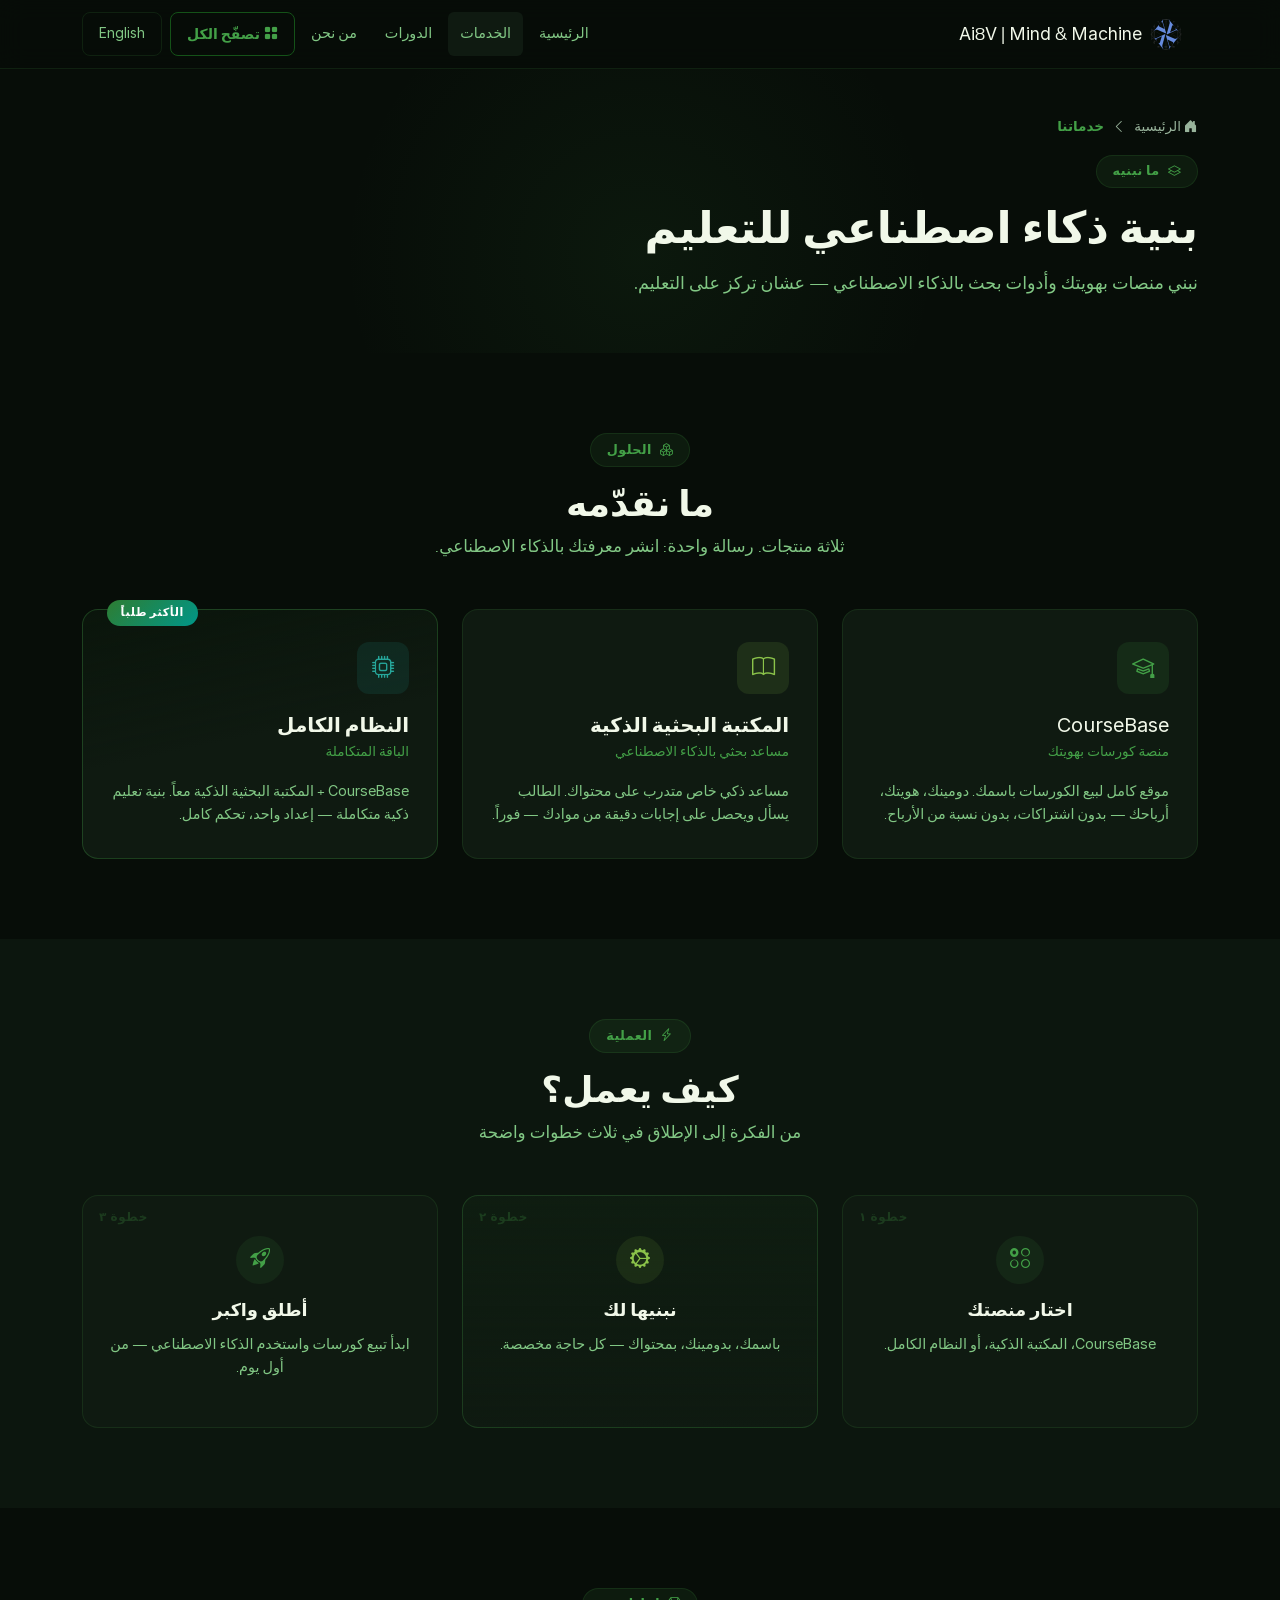
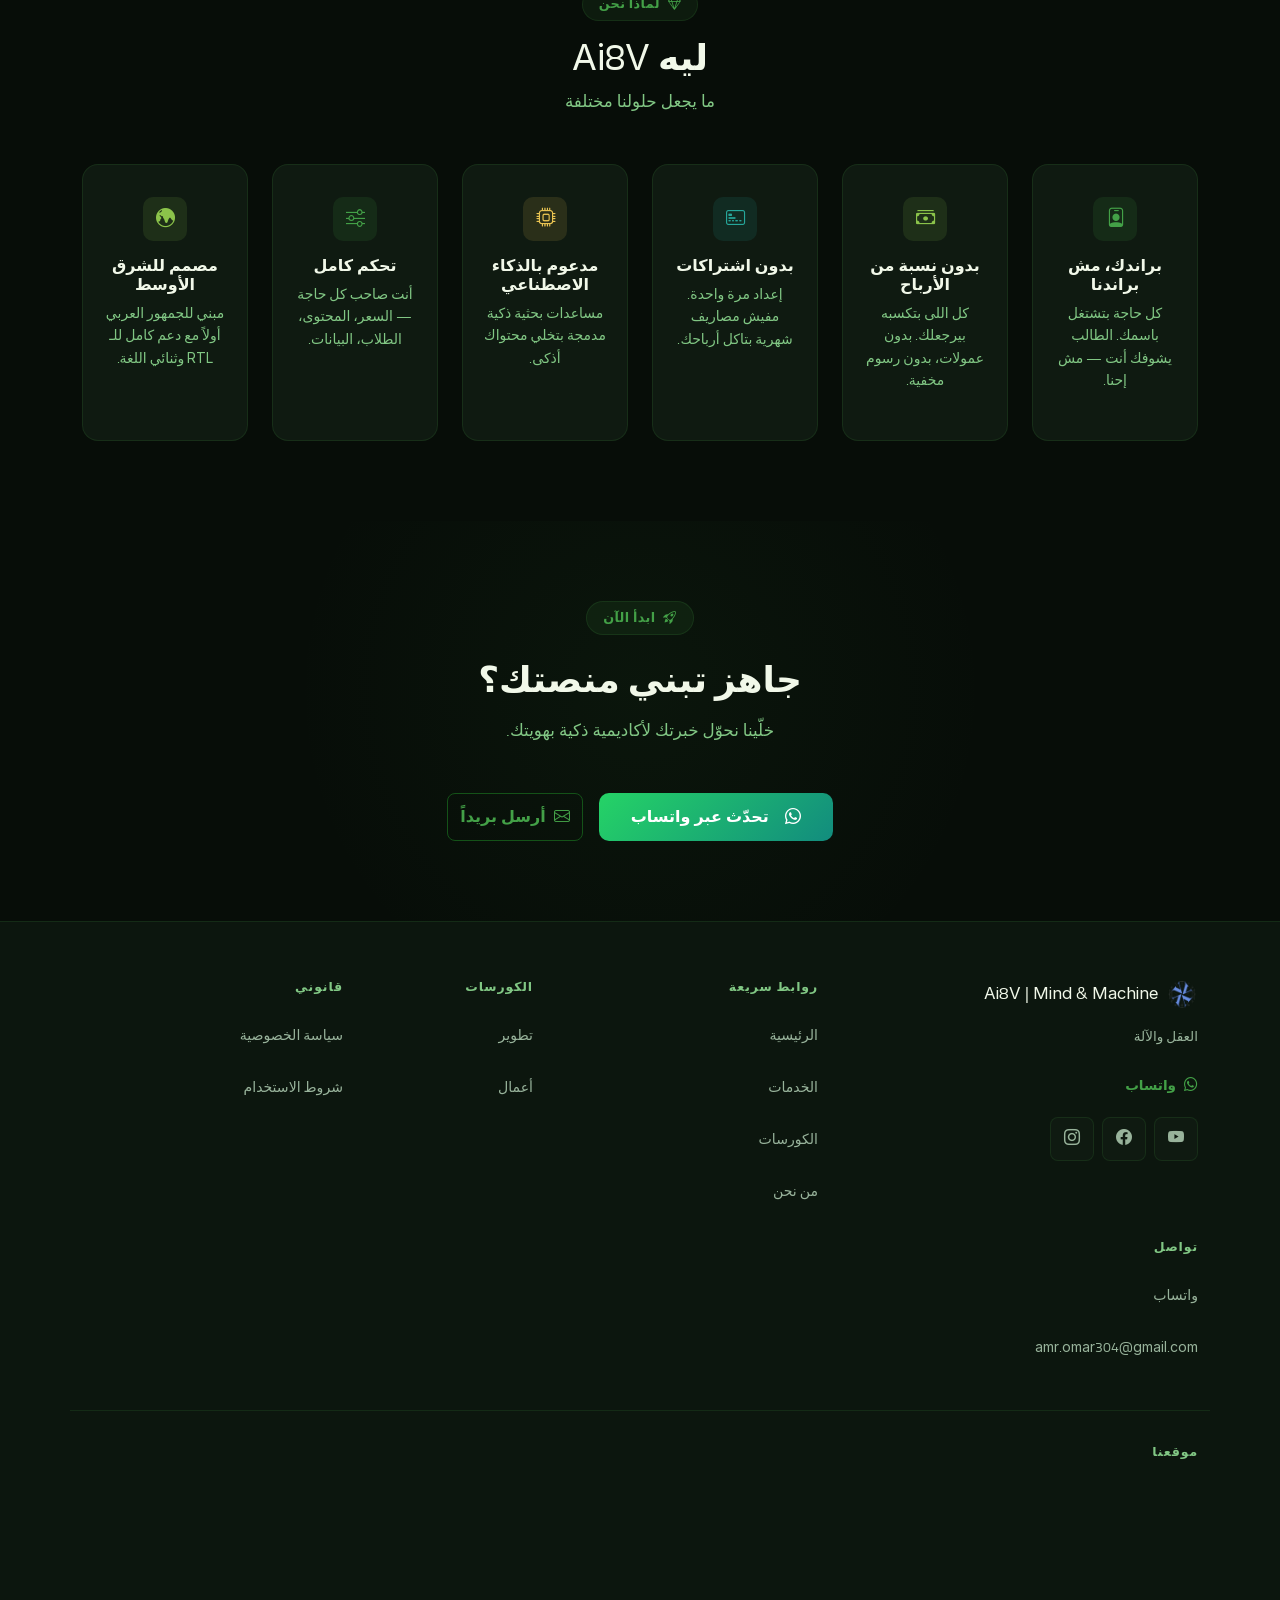
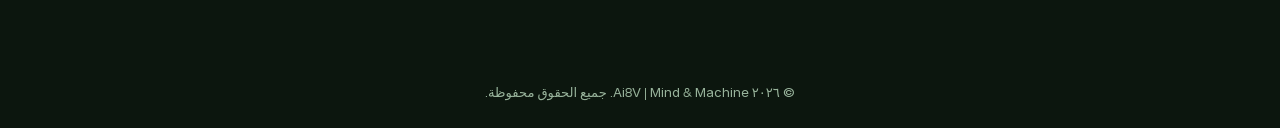
<file: ar/services.html>
<!DOCTYPE html>
<html lang="ar" dir="rtl" data-bs-theme="dark">

<head>
  <meta charset="utf-8">
  <meta name="viewport" content="width=device-width, initial-scale=1.0, shrink-to-fit=no">

  <!-- SEO — يُحقن عند التشغيل بواسطة services-app.js من COURSE_DATA -->
  <title id="page-title">خدماتنا — Ai8V | عقل وآلة</title>
  <meta name="description"
        id="page-desc"
        content="اكتشف خدمات Ai8V: منصات دورات بعلامتك التجارية، مساعد بحث ذكي بالذكاء الاصطناعي، وأنظمة تعليمية متكاملة — مصمّمة للشرق الأوسط.">
  <meta name="robots" content="index, follow">
  <link rel="canonical" id="page-canonical" href="https://ai8v.com/ar/services.html">

  <!-- Open Graph -->
  <meta property="og:type"        content="website">
  <meta property="og:url"         id="og-url"       content="https://ai8v.com/ar/services.html">
  <meta property="og:title"       id="og-title"     content="خدماتنا — Ai8V | عقل وآلة">
  <meta property="og:description" id="og-desc"      content="منصات دورات بعلامتك التجارية، مساعد بحث ذكي بالذكاء الاصطناعي، وأنظمة تعليمية متكاملة.">
  <meta property="og:image"       id="og-image"     content="https://ai8v.com/assets/img/og-image.png">
  <meta property="og:site_name"   id="og-site-name" content="Ai8V | عقل وآلة">

  <!-- Twitter Card -->
  <meta name="twitter:card"        content="summary_large_image">
  <meta name="twitter:title"       id="tw-title" content="خدماتنا — Ai8V | عقل وآلة">
  <meta name="twitter:description" id="tw-desc"  content="منصات دورات بعلامتك التجارية، مساعد بحث ذكي بالذكاء الاصطناعي، وأنظمة تعليمية متكاملة.">
  <meta name="twitter:image"       id="tw-image" content="https://ai8v.com/assets/img/og-image.png">

  <!-- hreflang -->
  <link rel="alternate" hreflang="en"        id="hreflang-en"      href="https://ai8v.com/services.html">
  <link rel="alternate" hreflang="ar"        id="hreflang-ar"      href="https://ai8v.com/ar/services.html">
  <link rel="alternate" hreflang="x-default" id="hreflang-default" href="https://ai8v.com/services.html">

  <!-- CSP -->
  <meta http-equiv="Content-Security-Policy"
        content="default-src 'none';
                 script-src 'self';
                 style-src 'self' https://cdn.jsdelivr.net;
                 font-src 'self' https://cdn.jsdelivr.net;
                 img-src 'self' data:;
                 connect-src 'self';
                 frame-src https://www.google.com https://maps.google.com;
                 form-action 'none';">

  <!-- JSON-LD — يُحقن بواسطة services-app.js -->

  <!-- Favicons -->
  <link rel="apple-touch-icon" type="image/png" sizes="180x180" href="/assets/img/fav180.png">
  <link rel="icon" type="image/png" sizes="32x32" href="/assets/img/fav32.png">
  <link rel="icon" type="image/png" sizes="32x32" href="/assets/img/fav32D.png"
        media="(prefers-color-scheme: dark)">
  <link rel="icon" type="image/png" sizes="16x16" href="/assets/img/fav16.png">
  <link rel="icon" type="image/png" sizes="16x16" href="/assets/img/fav16D.png"
        media="(prefers-color-scheme: dark)">

  <!-- Preload critical fonts -->
  <link rel="preload" href="/assets/fonts/inter-variable.woff2"
        as="font" type="font/woff2" crossorigin="anonymous">
  <link rel="preload" href="/assets/fonts/cairo-variable.woff2"
        as="font" type="font/woff2" crossorigin="anonymous">

  <!-- Stylesheets -->
  <link rel="stylesheet" href="/assets/bootstrap/css/bootstrap.min.css">
  <link rel="stylesheet" href="https://cdn.jsdelivr.net/npm/bootstrap-icons@1.13.1/font/bootstrap-icons.min.css">
  <link rel="stylesheet" href="/assets/css/courses.css">
  <link rel="stylesheet" href="/assets/css/components.css">
  <link rel="stylesheet" href="/assets/css/services.css">
</head>

<body>

  <!-- تخطّي إلى المحتوى -->
  <a href="#main-content" class="skip-link">تخطّي إلى المحتوى الرئيسي</a>

  <!-- ═══════════════════════════════════════════
       شريط التنقل
  ═══════════════════════════════════════════ -->
  <nav class="navbar navbar-expand-lg services-navbar sticky-top"
       aria-label="التنقل الرئيسي">
    <div class="container">

      <a class="navbar-brand services-brand" id="nav-brand-link" href="/ar/index.html">
        <span class="services-brand-icon" aria-hidden="true">
          <img src="/assets/img/logo-icon.png"
              srcset="/assets/img/logo-icon.png 1x, /assets/img/logo-icon-2x.png 2x"
              alt="" class="brand-logo" width="32" height="32" loading="lazy">
        </span>
        <span class="services-brand-text" id="nav-brand-name"></span>
      </a>

      <button class="navbar-toggler border-0" type="button"
              data-bs-toggle="collapse" data-bs-target="#mainNav"
              aria-controls="mainNav" aria-expanded="false"
              aria-label="تبديل القائمة">
        <i class="bi bi-list fs-4 icon-em-500" aria-hidden="true"></i>
      </button>

      <div class="collapse navbar-collapse" id="mainNav">
        <ul class="navbar-nav me-auto align-items-lg-center gap-lg-1">
          <li class="nav-item">
            <a class="nav-link" href="/ar/index.html"
               data-nav-page="home">الرئيسية</a>
          </li>
          <li class="nav-item">
            <a class="nav-link services-nav-active" href="/ar/services.html"
               aria-current="page" data-nav-page="services">الخدمات</a>
          </li>
          <li class="nav-item">
            <a class="nav-link" href="/ar/course/"
               data-nav-page="courses">الدورات</a>
          </li>
          <li class="nav-item">
            <a class="nav-link" href="/ar/about.html"
               data-nav-page="about">من نحن</a>
          </li>
          <li class="nav-item ms-lg-2">
            <a class="btn services-btn-outline btn-sm px-3" href="/ar/course/"
               aria-label="تصفّح كل الدورات">
              <i class="bi bi-grid-fill ms-1" aria-hidden="true"></i>تصفّح الكل
            </a>
          </li>
        </ul>
        <div id="lang-switcher-slot" class="d-flex align-items-center"></div>
      </div>

    </div>
  </nav>

  <!-- ═══════════════════════════════════════════
       المحتوى الرئيسي
  ═══════════════════════════════════════════ -->
  <main id="main-content">

    <!-- ═══════════════════════════════════════════
       ترويسة الصفحة
  ═══════════════════════════════════════════ -->
  <header class="services-page-header" id="services-hero">
    <div class="services-header-glow" aria-hidden="true"></div>
    <div class="container services-header-content">

      <!-- مسار التنقل -->
      <nav aria-label="مسار التنقل" class="mb-3">
        <ol class="services-breadcrumb">
          <li>
            <a id="services-breadcrumb-home" href="/ar/index.html">
              <i class="bi bi-house-fill ms-1" aria-hidden="true"></i>الرئيسية
            </a>
          </li>
          <li aria-hidden="true">
            <i class="bi bi-chevron-left"></i>
          </li>
          <li aria-current="page" id="services-breadcrumb-current">الخدمات</li>
        </ol>
      </nav>

      <div class="services-header-badge mb-3" aria-hidden="true">
        <i class="bi bi-layers ms-2" aria-hidden="true"></i>ما نبنيه
      </div>
      <h1 class="services-header-title" id="services-hero-heading">خدماتنا</h1>
      <p class="services-header-subtitle" id="services-hero-subtitle">
        حلول مدعومة بالذكاء الاصطناعي للمعلّمين والمؤسسات.
      </p>

    </div>
  </header>

    <!-- ── شبكة الخدمات ── -->
    <section class="services-section" aria-labelledby="services-heading">
      <div class="container">

        <div class="text-center mb-5">
          <div class="services-section-badge mb-3" aria-hidden="true">
            <i class="bi bi-boxes ms-2" aria-hidden="true"></i>الحلول
          </div>
          <h2 class="services-section-title" id="services-heading">ما نقدّمه</h2>
          <p class="services-section-subtitle">
            ثلاثة منتجات. رسالة واحدة: انشر معرفتك بالذكاء الاصطناعي.
          </p>
        </div>

        <div class="row g-4" id="services-grid">

          <!-- البطاقة 1 — CourseBase -->
          <div class="col-12 col-lg-4">
            <article class="service-card h-100">
              <div class="service-card__icon" aria-hidden="true">
                <i class="bi bi-laptop" aria-hidden="true"></i>
              </div>
              <h3 class="service-card__title">CourseBase</h3>
              <p class="service-card__subtitle">منصة دورات بعلامتك التجارية</p>
              <ul class="service-card__features">
                <li class="service-feature">
                  <i class="bi bi-check2-circle ms-2" aria-hidden="true"></i>
                  موقع دورات كامل بعلامتك التجارية ونطاقك وألوانك
                </li>
                <li class="service-feature">
                  <i class="bi bi-check2-circle ms-2" aria-hidden="true"></i>
                  كتالوج دورات مع فلاتر وبحث وتقييمات
                </li>
                <li class="service-feature">
                  <i class="bi bi-check2-circle ms-2" aria-hidden="true"></i>
                  عملية شراء عبر واتساب — بدون رسوم اشتراك
                </li>
                <li class="service-feature">
                  <i class="bi bi-check2-circle ms-2" aria-hidden="true"></i>
                  نظام وصول مشفّر للطلاب
                </li>
              </ul>
            </article>
          </div>

          <!-- البطاقة 2 — مكتبة البحث الذكية -->
          <div class="col-12 col-lg-4">
            <article class="service-card h-100">
              <div class="service-card__icon service-card__icon--teal" aria-hidden="true">
                <i class="bi bi-chat-square-dots" aria-hidden="true"></i>
              </div>
              <h3 class="service-card__title">مكتبة البحث الذكية</h3>
              <p class="service-card__subtitle">مساعد بحث بالذكاء الاصطناعي (RAG)</p>
              <ul class="service-card__features">
                <li class="service-feature">
                  <i class="bi bi-check2-circle ms-2" aria-hidden="true"></i>
                  ذكاء اصطناعي مدرَّب حصرياً على مستنداتك
                </li>
                <li class="service-feature">
                  <i class="bi bi-check2-circle ms-2" aria-hidden="true"></i>
                  واجهة محادثة عربية أولاً
                </li>
                <li class="service-feature">
                  <i class="bi bi-check2-circle ms-2" aria-hidden="true"></i>
                  استشهاد بالمصادر مع كل إجابة
                </li>
                <li class="service-feature">
                  <i class="bi bi-check2-circle ms-2" aria-hidden="true"></i>
                  صفر هلوسة — إجابات فقط من محتواك
                </li>
              </ul>
            </article>
          </div>

          <!-- البطاقة 3 — النظام المتكامل (مميّز) -->
          <div class="col-12 col-lg-4">
            <article class="service-card service-card--highlight h-100">
              <div class="service-card__badge" aria-hidden="true">
                <i class="bi bi-star-fill ms-1" aria-hidden="true"></i>الأقوى
              </div>
              <div class="service-card__icon service-card__icon--cyan" aria-hidden="true">
                <i class="bi bi-boxes" aria-hidden="true"></i>
              </div>
              <h3 class="service-card__title">النظام المتكامل</h3>
              <p class="service-card__subtitle">CourseBase + مكتبة البحث الذكية</p>
              <ul class="service-card__features">
                <li class="service-feature">
                  <i class="bi bi-check2-circle ms-2" aria-hidden="true"></i>
                  منصة تعليمية كاملة مع مساعد ذكاء اصطناعي مدمج
                </li>
                <li class="service-feature">
                  <i class="bi bi-check2-circle ms-2" aria-hidden="true"></i>
                  كود واحد، علامتك التجارية الكاملة
                </li>
                <li class="service-feature">
                  <i class="bi bi-check2-circle ms-2" aria-hidden="true"></i>
                  أقوى طريقة لنشر معرفتك
                </li>
              </ul>
            </article>
          </div>

        </div>
      </div>
    </section>


    <!-- ── كيف يعمل ── -->
    <section class="services-section services-section--alt"
             aria-labelledby="services-how-heading" id="services-how">
      <div class="container">

        <div class="text-center mb-5">
          <div class="services-section-badge mb-3" aria-hidden="true">
            <i class="bi bi-lightning-charge ms-2" aria-hidden="true"></i>العملية
          </div>
          <h2 class="services-section-title" id="services-how-heading">كيف يعمل</h2>
          <p class="services-section-subtitle">
            من الفكرة إلى الإطلاق في ثلاث خطوات واضحة
          </p>
        </div>

        <div class="row g-4 justify-content-center" id="services-how-grid">

          <!-- الخطوة 1 -->
          <div class="col-12 col-md-4">
            <article class="services-how-card h-100">
              <div class="services-how-step" aria-hidden="true">01</div>
              <div class="services-how-icon" aria-hidden="true">
                <i class="bi bi-chat-heart" aria-hidden="true"></i>
              </div>
              <h3 class="services-how-title">أخبرنا برؤيتك</h3>
              <p class="services-how-text">
                شاركنا أهدافك ومحتواك وهوية علامتك التجارية. سنرسم
                الحل الأمثل — سواء كان منصة دورات أو مساعد ذكاء
                اصطناعي أو كليهما.
              </p>
            </article>
          </div>

          <!-- الخطوة 2 -->
          <div class="col-12 col-md-4">
            <article class="services-how-card services-how-card--accent h-100">
              <div class="services-how-step" aria-hidden="true">02</div>
              <div class="services-how-icon" aria-hidden="true">
                <i class="bi bi-code-slash" aria-hidden="true"></i>
              </div>
              <h3 class="services-how-title">نبني ونخصّص</h3>
              <p class="services-how-text">
                فريقنا يبني نظامك بعلامتك التجارية ونطاقك ومحتواك.
                أنت تراجع ونحن نحسّن — حتى يصبح مثالياً.
              </p>
            </article>
          </div>

          <!-- الخطوة 3 -->
          <div class="col-12 col-md-4">
            <article class="services-how-card h-100">
              <div class="services-how-step" aria-hidden="true">03</div>
              <div class="services-how-icon services-how-icon--teal" aria-hidden="true">
                <i class="bi bi-rocket-takeoff" aria-hidden="true"></i>
              </div>
              <h3 class="services-how-title">أطلق وانمُ</h3>
              <p class="services-how-text">
                ابدأ بنظام جاهز للإنتاج تملكه بالكامل.
                نقدّم وثائق التسليم ودعماً اختيارياً مستمراً.
              </p>
            </article>
          </div>

        </div>
      </div>
    </section>


    <!-- ── لماذا Ai8V ── -->
    <section class="services-section" aria-labelledby="services-values-heading"
             id="services-values">
      <div class="container">

        <div class="text-center mb-5">
          <div class="services-section-badge mb-3" aria-hidden="true">
            <i class="bi bi-gem ms-2" aria-hidden="true"></i>لماذا نحن
          </div>
          <h2 class="services-section-title" id="services-values-heading">لماذا Ai8V</h2>
          <p class="services-section-subtitle">
            ما يجعل حلولنا مختلفة
          </p>
        </div>

        <div class="row g-4 justify-content-center" id="services-values-grid">

          <div class="col-12 col-sm-6 col-lg-3">
            <article class="services-value-card h-100">
              <div class="services-value-icon services-value-icon--em" aria-hidden="true">
                <i class="bi bi-key-fill" aria-hidden="true"></i>
              </div>
              <h3 class="services-value-title">أنت تملك كل شيء</h3>
              <p class="services-value-text">
                الكود لك، البيانات لك، النطاق لك. لا تبعية
                لمزوّد، لا اعتماديات مخفية.
              </p>
            </article>
          </div>

          <div class="col-12 col-sm-6 col-lg-3">
            <article class="services-value-card h-100">
              <div class="services-value-icon services-value-icon--teal" aria-hidden="true">
                <i class="bi bi-currency-dollar" aria-hidden="true"></i>
              </div>
              <h3 class="services-value-title">بدون رسوم متكررة</h3>
              <p class="services-value-text">
                تكلفة بناء لمرة واحدة. لا اشتراكات شهرية،
                لا رسوم لكل طالب، لا مشاركة أرباح.
              </p>
            </article>
          </div>

          <div class="col-12 col-sm-6 col-lg-3">
            <article class="services-value-card h-100">
              <div class="services-value-icon services-value-icon--cyan" aria-hidden="true">
                <i class="bi bi-translate" aria-hidden="true"></i>
              </div>
              <h3 class="services-value-title">ذكاء اصطناعي عربي أولاً</h3>
              <p class="services-value-text">
                أنظمة الذكاء الاصطناعي لدينا مبنية للعربية من
                الأساس — وليست مترجمة أو معدّلة لاحقاً.
              </p>
            </article>
          </div>

          <div class="col-12 col-sm-6 col-lg-3">
            <article class="services-value-card h-100">
              <div class="services-value-icon services-value-icon--gold" aria-hidden="true">
                <i class="bi bi-globe-central-south-asia" aria-hidden="true"></i>
              </div>
              <h3 class="services-value-title">تركيز على الشرق الأوسط</h3>
              <p class="services-value-text">
                مصمّمة لمعلّمي المنطقة ومؤسساتها ومتعلّميها —
                بسياق وفهم محلي.
              </p>
            </article>
          </div>

        </div>
      </div>
    </section>


    <!-- ── دعوة لاتخاذ إجراء ── -->
    <section class="services-cta-section" aria-labelledby="services-cta-heading"
             id="services-cta">
      <div class="services-cta-glow" aria-hidden="true"></div>
      <div class="container services-cta-content text-center">

        <div class="services-section-badge mb-4" aria-hidden="true">
          <i class="bi bi-rocket-takeoff ms-2" aria-hidden="true"></i>ابدأ الآن
        </div>
        <h2 class="services-cta-title mb-3" id="services-cta-heading">
          مستعد لبناء منصتك؟
        </h2>
        <p class="services-cta-subtitle mb-5" id="services-cta-subtitle">
          أخبرنا عن مشروعك وسنردّ عليك خلال 24 ساعة.
        </p>

        <div class="d-flex flex-wrap gap-3 justify-content-center">
          <a id="cta-whatsapp-btn" href="#" target="_blank"
             rel="noopener noreferrer"
             class="btn services-btn-whatsapp services-cta-btn-main"
             aria-label="تواصل معنا عبر واتساب">
            <i class="bi bi-whatsapp ms-2" aria-hidden="true"></i>تحدّث عبر واتساب
          </a>
          <a id="cta-email-btn"
             href="mailto:amr.omar304@gmail.com"
             class="btn services-btn-outline services-cta-btn-sec">
            <i class="bi bi-envelope ms-2" aria-hidden="true"></i>أرسل بريداً
          </a>
        </div>

      </div>
    </section>

  </main><!-- /#main-content -->


  <!-- ═══════════════════════════════════════════
       التذييل
  ═══════════════════════════════════════════ -->
  <footer class="services-footer" role="contentinfo">
    <div class="container">

      <div class="row g-4 services-footer-top">

        <!-- العلامة التجارية -->
        <div class="col-12 col-md-4">
          <div class="services-footer-brand mb-3">
            <span class="site-brand-icon ms-2" aria-hidden="true">
              <img src="/assets/img/logo-icon.png"
                  srcset="/assets/img/logo-icon.png 1x, /assets/img/logo-icon-2x.png 2x"
                  alt="" class="brand-logo" width="28" height="28" loading="lazy">
            </span>
            <span id="footer-brand-name"></span>
          </div>
          <p class="services-footer-tagline" id="footer-tagline">
            العقل والآلة
          </p>
          <a id="footer-whatsapp-link"
             href="#"
             target="_blank"
             rel="noopener noreferrer"
             class="services-footer-social-link"
             aria-label="تواصل معنا عبر واتساب">
            <i class="bi bi-whatsapp ms-2" aria-hidden="true"></i>واتساب
          </a>
          <div id="footer-social-links" class="footer-social-icons mt-2"></div>
        </div>

        <!-- روابط سريعة -->
        <div class="col-6 col-md-2 offset-md-1">
          <p class="services-footer-col-title" id="footer-heading-quicklinks">روابط سريعة</p>
          <ul class="services-footer-links">
            <li><a id="footer-link-home" href="/ar/index.html"><span id="footer-link-home-text">الرئيسية</span></a></li>
            <li><a id="footer-link-services" href="/ar/services.html" aria-current="page"><span id="footer-link-services-text">الخدمات</span></a></li>
            <li><a id="footer-link-courses" href="/ar/course/"><span id="footer-link-courses-text">الكورسات</span></a></li>
            <li><a id="footer-link-about" href="/ar/about.html"><span id="footer-link-about-text">من نحن</span></a></li>
          </ul>
        </div>

        <!-- التصنيفات — تُبنى ديناميكياً -->
        <div class="col-6 col-md-2">
          <p class="services-footer-col-title" id="footer-heading-products">الكورسات</p>
          <ul class="services-footer-links" id="footer-categories">
            <!-- يُبنى بواسطة services-app.js -->
          </ul>
        </div>

        <!-- قانوني -->
        <div class="col-6 col-md-2">
          <p class="services-footer-col-title" id="footer-heading-legal">قانوني</p>
          <ul class="services-footer-links">
            <li><a id="footer-link-privacy" href="/ar/legal/privacy.html"><span class="footer-link-text">سياسة الخصوصية</span></a></li>
            <li><a id="footer-link-terms" href="/ar/legal/terms.html"><span class="footer-link-text">شروط الاستخدام</span></a></li>
          </ul>
        </div>

        <!-- التواصل -->
        <div class="col-6 col-md-2">
          <p class="services-footer-col-title" id="footer-heading-contact">التواصل</p>
          <ul class="services-footer-links">
            <li>
              <a id="footer-whatsapp-link-2"
                 href="#"
                 target="_blank"
                 rel="noopener noreferrer"
                 aria-label="تواصل معنا عبر واتساب">واتساب</a>
            </li>
            <li>
              <a id="footer-email-link"
                 href="mailto:amr.omar304@gmail.com"><span class="email-text">amr.omar304@gmail.com</span></a>
            </li>
          </ul>
        </div>

      </div>

      <!-- الخريطة -->
      <div class="row g-4 mt-2">
        <div class="col-12 col-md-6 col-lg-4 ms-auto" id="footer-map-slot" data-heading-class="services-footer-col-title"></div>
      </div>

      <!-- الشريط السفلي -->
      <div class="services-footer-bottom">
        <span id="footer-copyright"></span>
      </div>

    </div>
  </footer>

  <!-- السكربتات — مؤجلة، غير معيقة -->
  <script src="/assets/bootstrap/js/bootstrap.min.js"  defer></script>
  <script src="/assets/js/utils.js"                    defer></script>
  <script src="/assets/js/courses-data.js"             defer></script>
  <script src="/assets/js/shared-page.js"              defer></script>
  <script src="/assets/js/services-app.js"             defer></script>

</body>

</html>
</file>
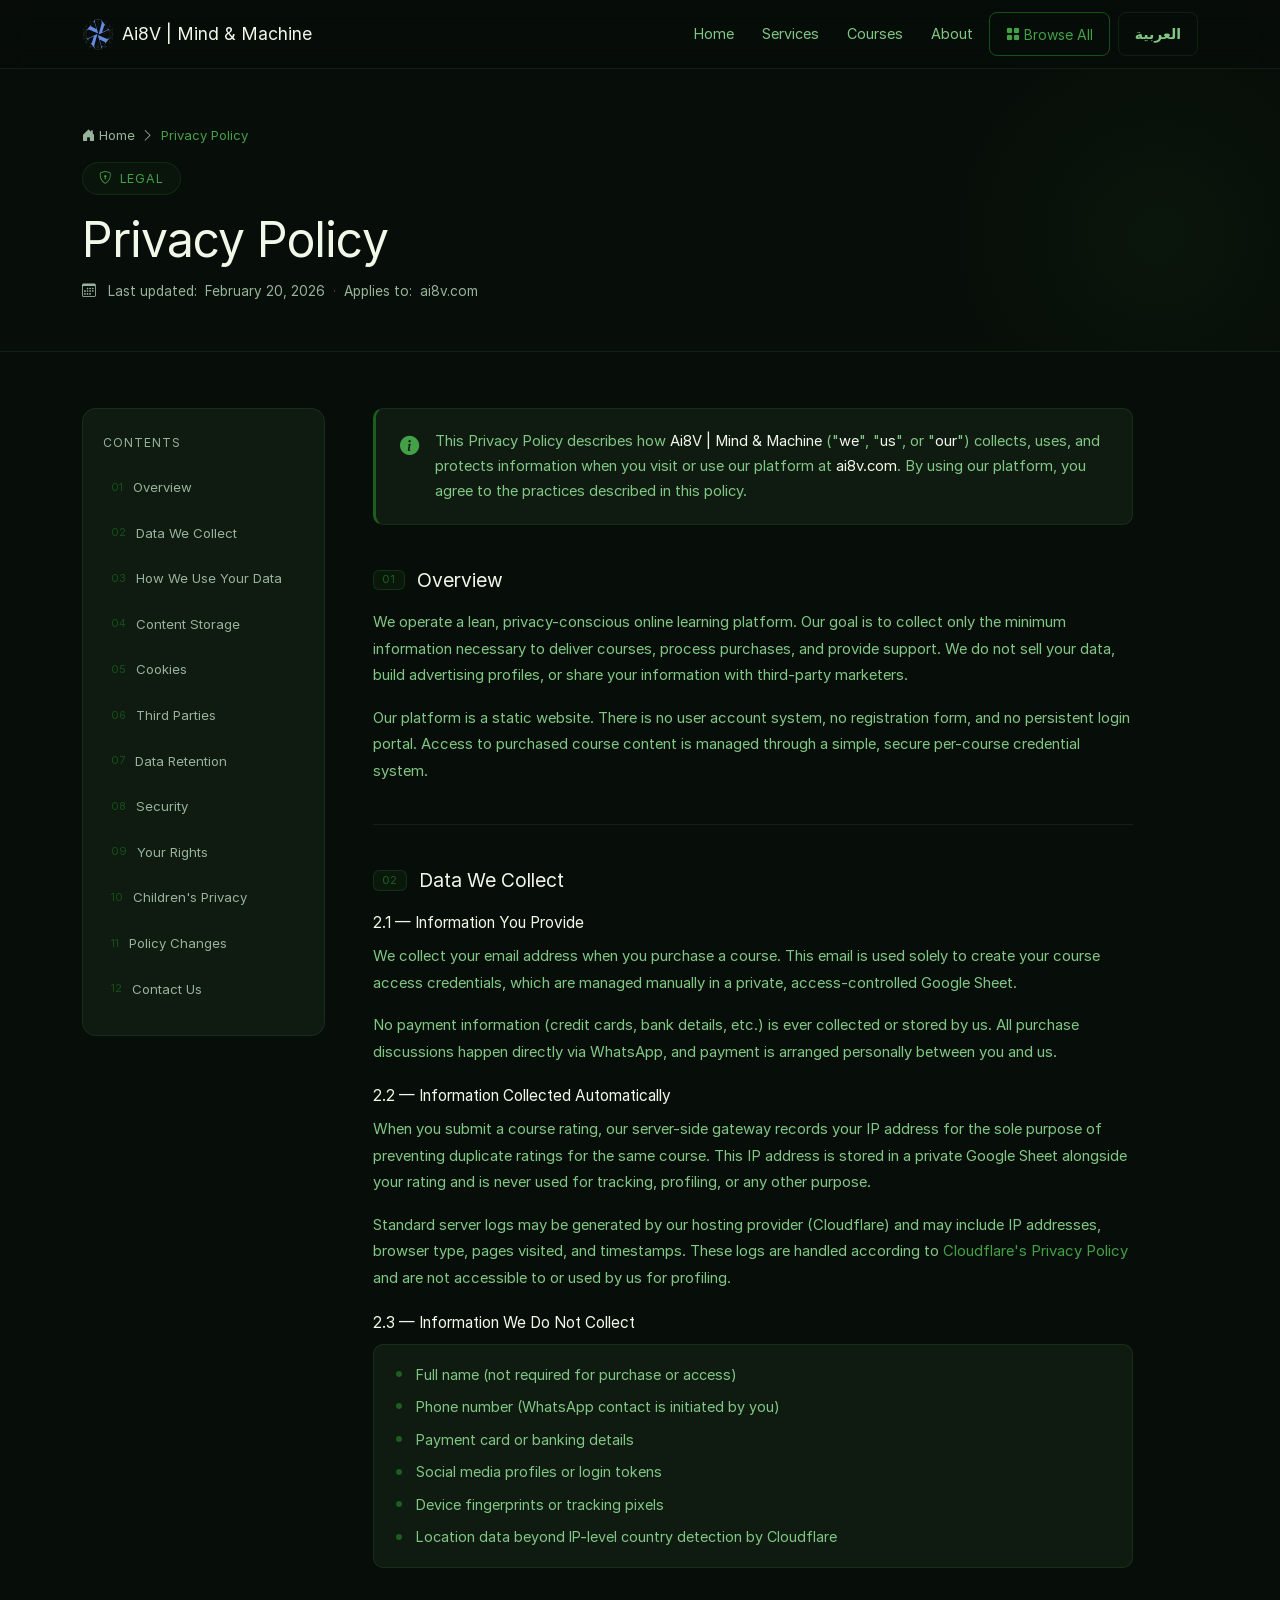
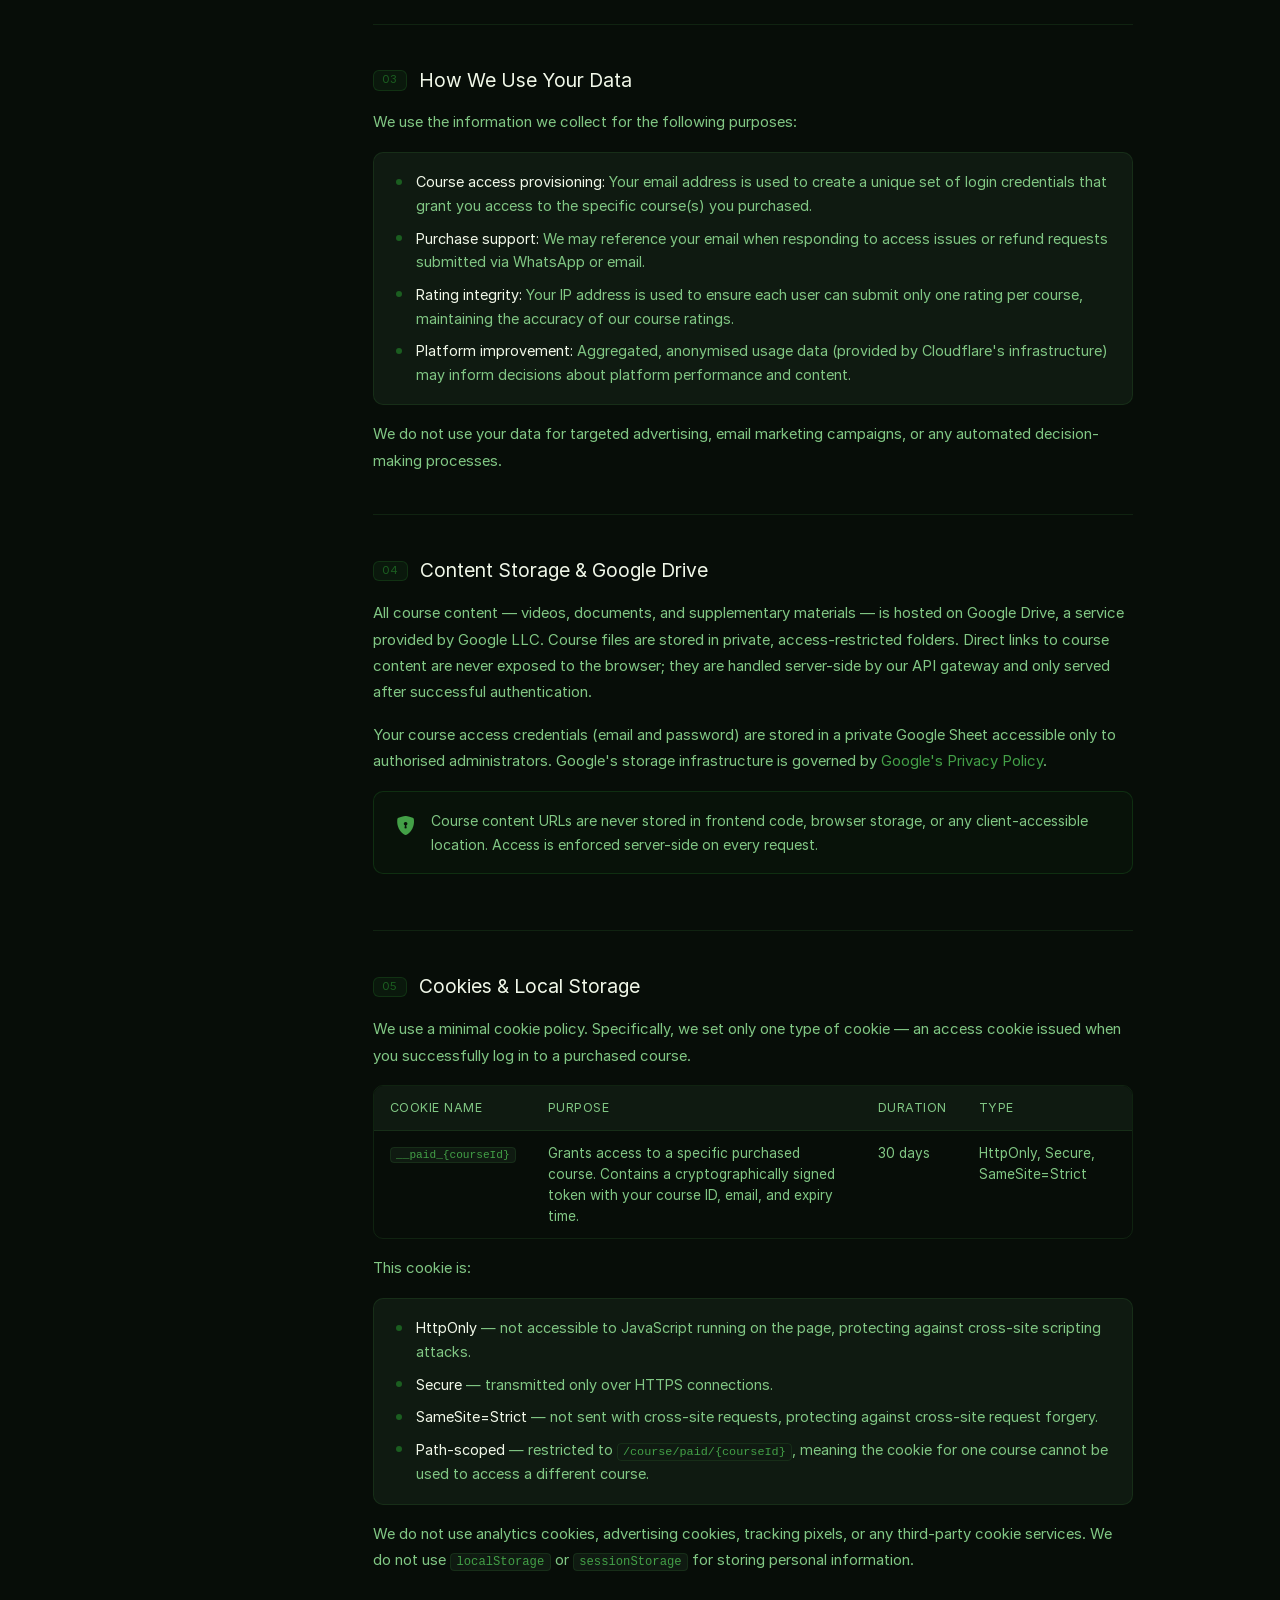
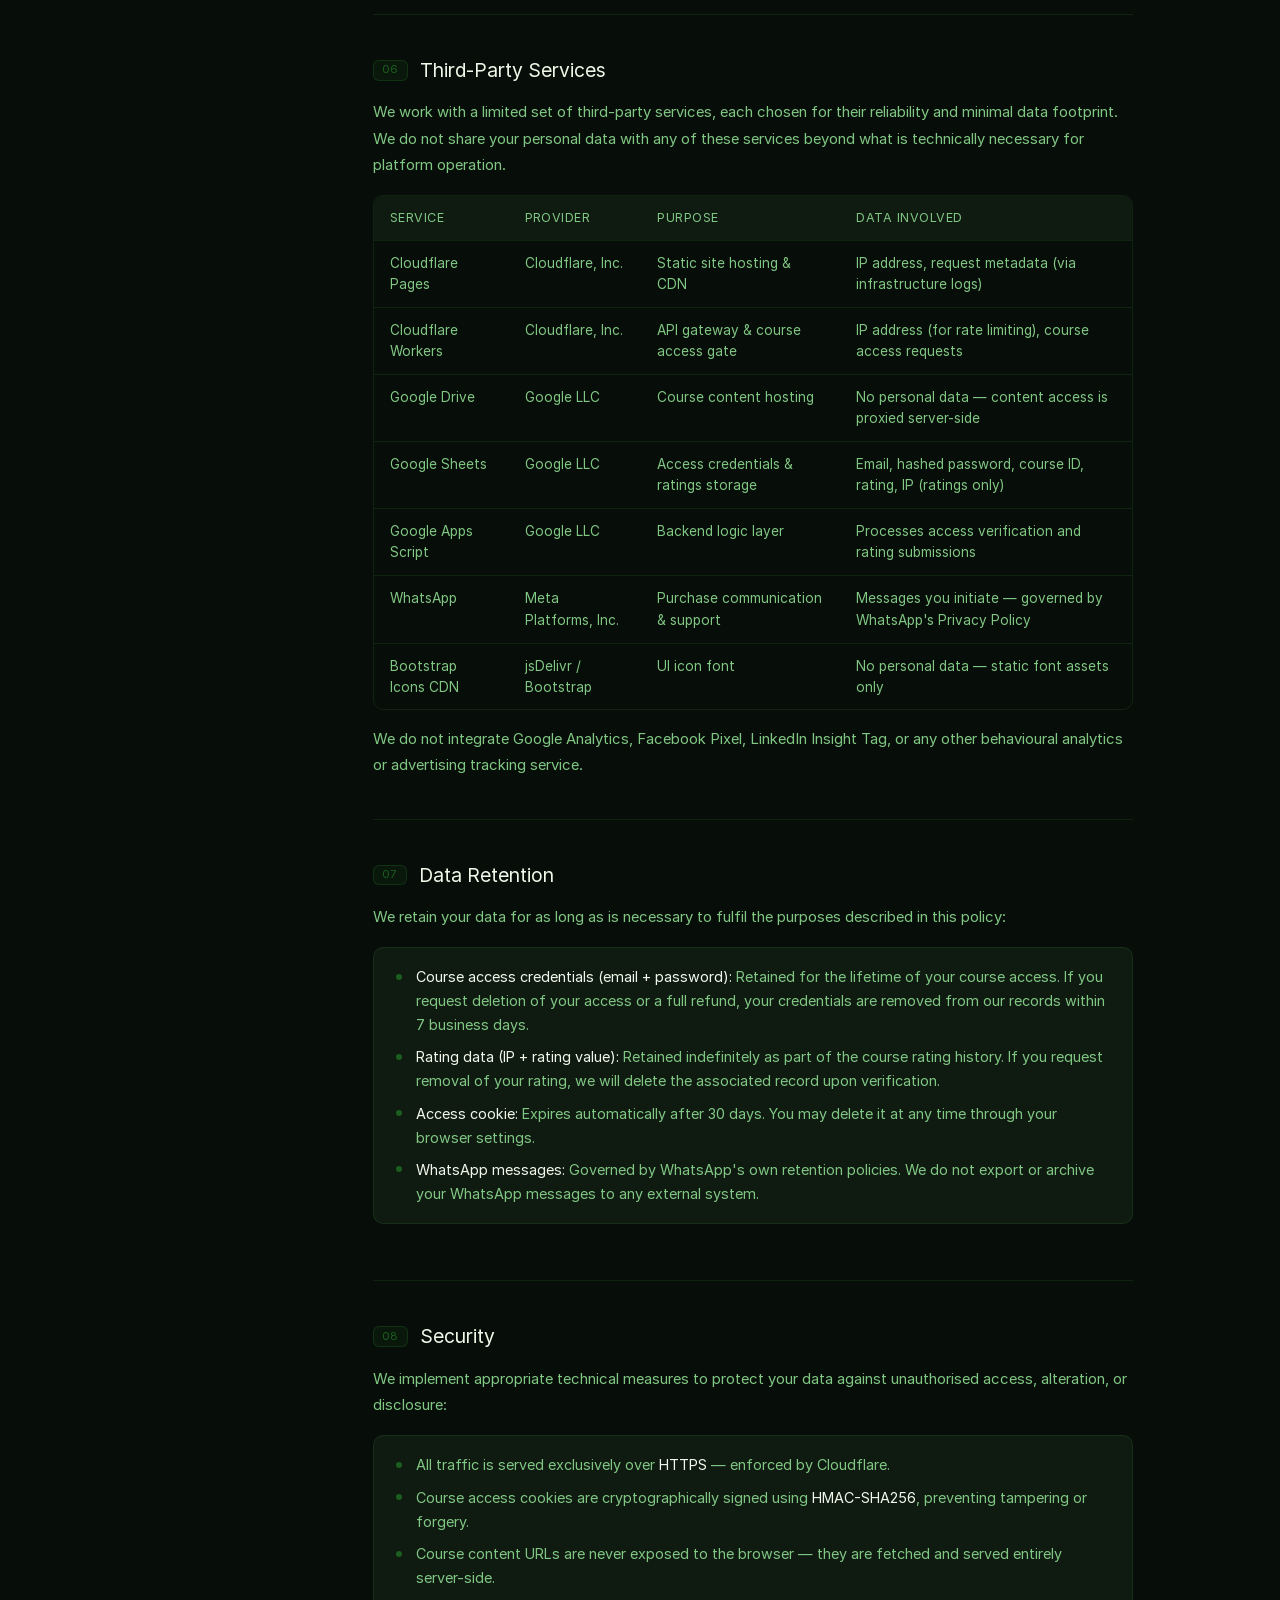
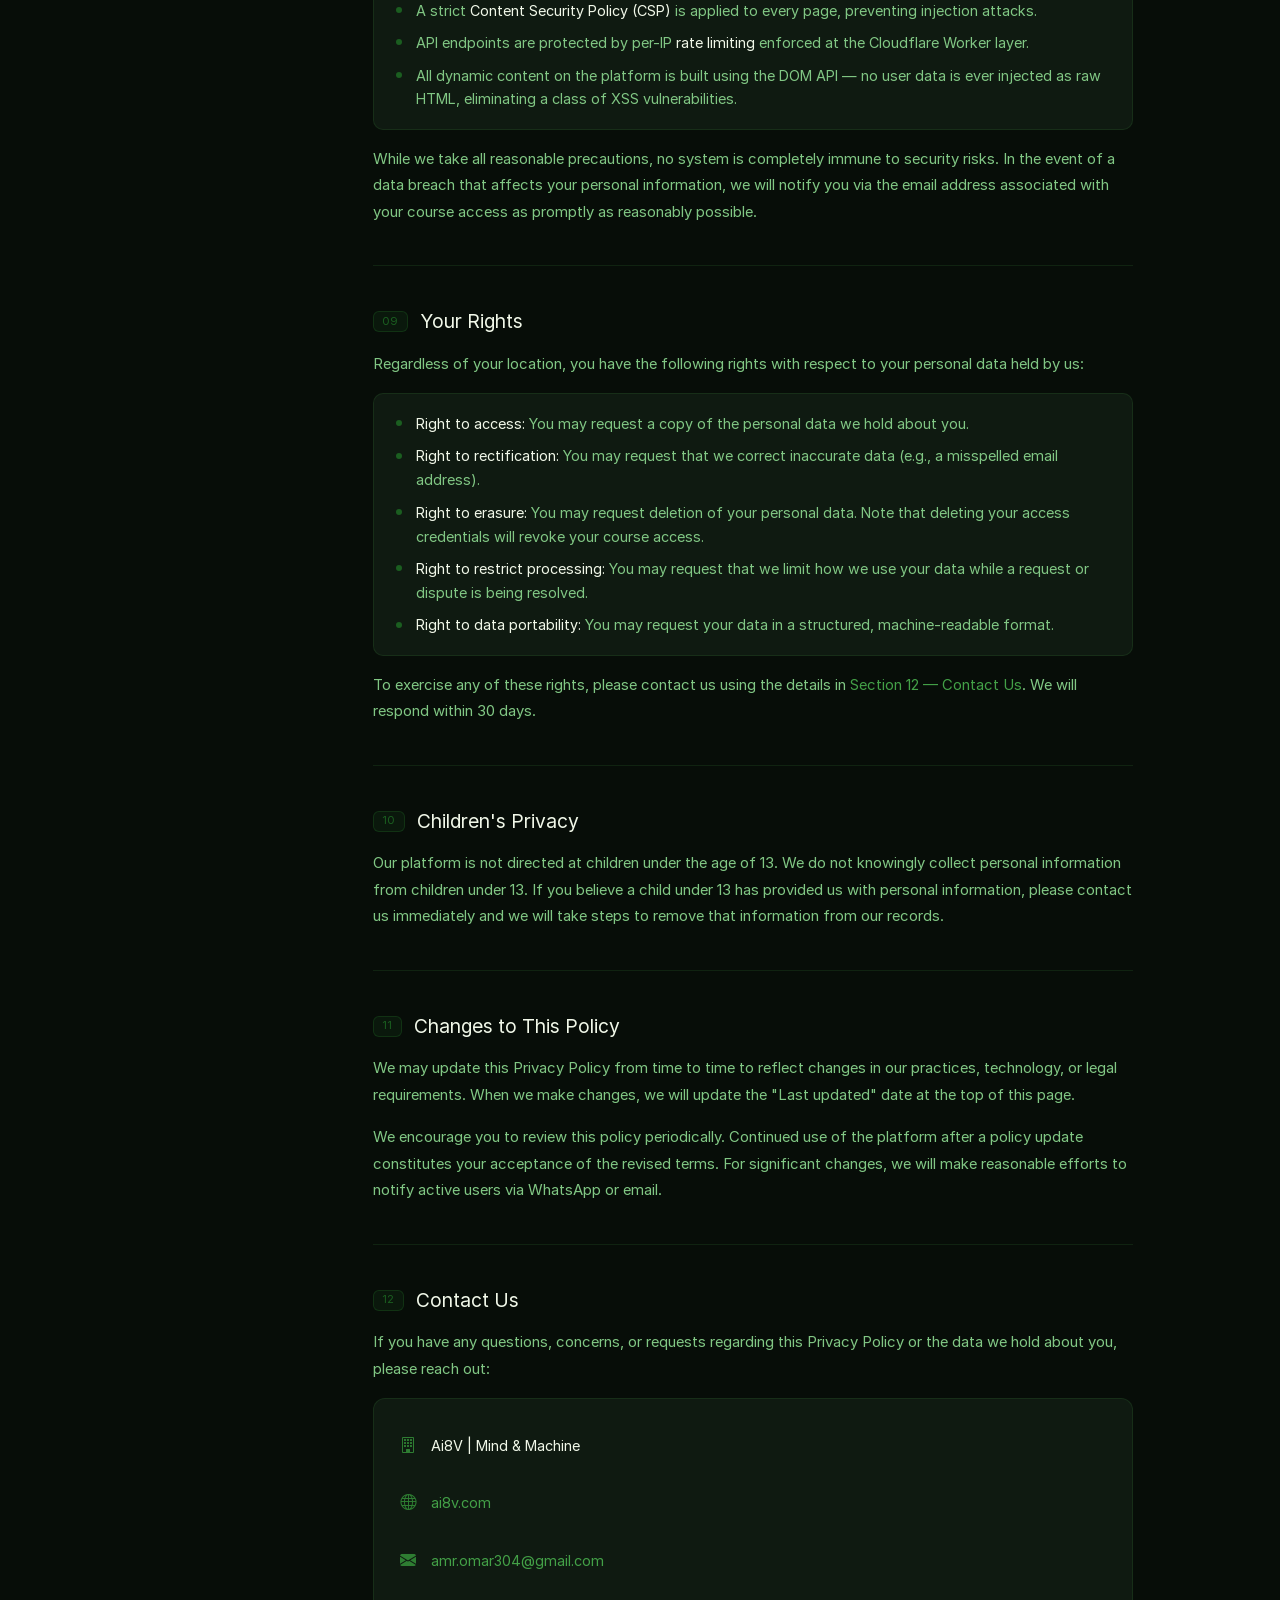
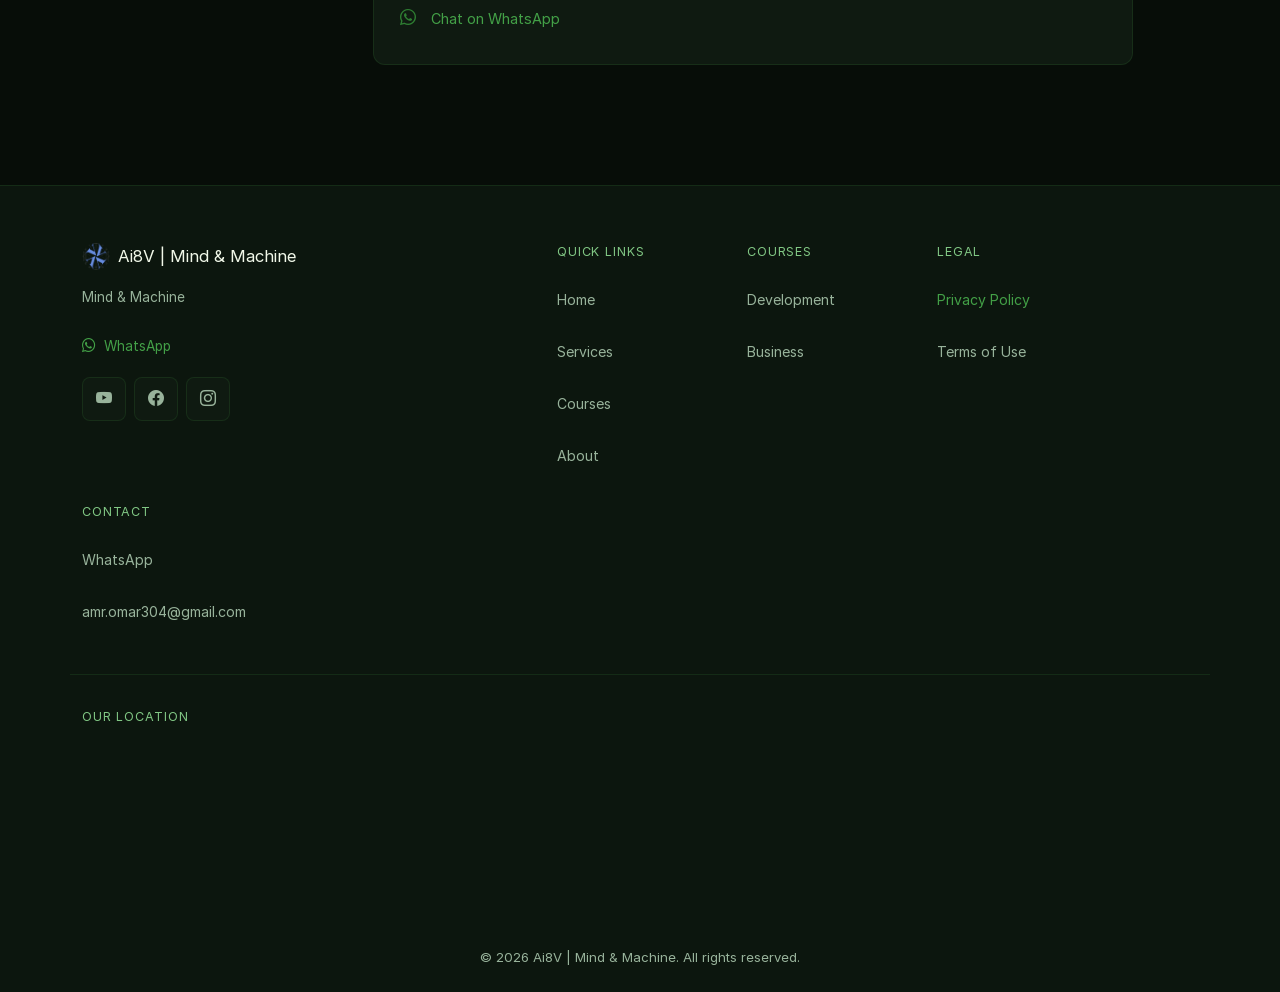
<file: legal/privacy.html>
<!DOCTYPE html>
<html lang="en" dir="ltr" data-bs-theme="dark">

<head>
  <meta charset="utf-8">
  <meta name="viewport" content="width=device-width, initial-scale=1.0, shrink-to-fit=no">

  <!-- SEO — injected at runtime by legal-app.js from COURSE_DATA -->
  <title id="page-title">Privacy Policy — Ai8V | Mind &amp; Machine</title>
  <meta name="description"
        id="page-desc"
        content="Privacy Policy — how we collect, use and protect your personal information on our online learning platform.">
  <meta name="robots" content="index, follow">
  <link rel="canonical" id="page-canonical" href="https://ai8v.com/legal/privacy.html">

  <!-- Open Graph -->
  <meta property="og:type"        content="website">
  <meta property="og:url"         id="og-url"       content="https://ai8v.com/legal/privacy.html">
  <meta property="og:title"       id="og-title"     content="Privacy Policy — Ai8V | Mind &amp; Machine">
  <meta property="og:description" id="og-desc"      content="Privacy Policy — how we collect, use and protect your personal information.">
  <meta property="og:image"       id="og-image"     content="https://ai8v.com/assets/img/og-image.png">
  <meta property="og:site_name"   id="og-site-name" content="Ai8V | Mind &amp; Machine">

  <!-- Twitter Card -->
  <meta name="twitter:card"        content="summary_large_image">
  <meta name="twitter:title"       id="tw-title" content="Privacy Policy — Ai8V | Mind &amp; Machine">
  <meta name="twitter:description" id="tw-desc"  content="Privacy Policy — how we collect, use and protect your personal information.">
  <meta name="twitter:image"       id="tw-image" content="https://ai8v.com/assets/img/og-image.png">

  <!-- hreflang -->
  <link rel="alternate" hreflang="en"        id="hreflang-en"      href="https://ai8v.com/legal/privacy.html">
  <link rel="alternate" hreflang="ar"        id="hreflang-ar"      href="https://ai8v.com/ar/legal/privacy.html">
  <link rel="alternate" hreflang="x-default" id="hreflang-default" href="https://ai8v.com/legal/privacy.html">

  <!-- CSP — font-src 'self' for Inter self-hosted -->
  <meta http-equiv="Content-Security-Policy"
        content="default-src 'none';
                 script-src 'self';
                 style-src 'self' https://cdn.jsdelivr.net;
                 font-src 'self' https://cdn.jsdelivr.net;
                 img-src 'self' data:;
                 connect-src 'self';
                 frame-src https://www.google.com https://maps.google.com;
                 form-action 'none';">

  <!-- JSON-LD injected by legal-app.js -->

  <!-- Favicons -->
  <link rel="apple-touch-icon" type="image/png" sizes="180x180" href="/assets/img/fav180.png">
  <link rel="icon" type="image/png" sizes="32x32" href="/assets/img/fav32.png">
  <link rel="icon" type="image/png" sizes="32x32" href="/assets/img/fav32D.png"
        media="(prefers-color-scheme: dark)">
  <link rel="icon" type="image/png" sizes="16x16" href="/assets/img/fav16.png">
  <link rel="icon" type="image/png" sizes="16x16" href="/assets/img/fav16D.png"
        media="(prefers-color-scheme: dark)">

  <!-- Preload critical font -->
  <link rel="preload" href="/assets/fonts/inter-variable.woff2"
        as="font" type="font/woff2" crossorigin="anonymous">

  <!-- Stylesheets -->
  <link rel="stylesheet" href="/assets/bootstrap/css/bootstrap.min.css">
  <link rel="stylesheet" href="https://cdn.jsdelivr.net/npm/bootstrap-icons@1.13.1/font/bootstrap-icons.min.css">
  <link rel="stylesheet" href="/assets/css/courses.css">
  <link rel="stylesheet" href="/assets/css/components.css">
  <link rel="stylesheet" href="/assets/css/legal.css">
</head>

<body>

  <!-- Skip to content -->
  <a href="#main-content" class="skip-link">Skip to main content</a>

  <!-- ═══════════════════════════════════════════
       NAVBAR
  ═══════════════════════════════════════════ -->
  <nav class="navbar navbar-expand-lg legal-navbar sticky-top"
       aria-label="Main navigation">
    <div class="container">

      <a class="navbar-brand legal-brand" id="nav-brand-link" href="../index.html">
        <span class="legal-brand-icon" aria-hidden="true">
          <img src="/assets/img/logo-icon.png"
              srcset="/assets/img/logo-icon.png 1x, /assets/img/logo-icon-2x.png 2x"
              alt="" class="brand-logo" width="32" height="32">
        </span>
        <span class="legal-brand-text" id="nav-brand-name"></span>
      </a>

      <button class="navbar-toggler border-0" type="button"
              data-bs-toggle="collapse" data-bs-target="#mainNav"
              aria-controls="mainNav" aria-expanded="false"
              aria-label="Toggle navigation">
        <i class="bi bi-list fs-4 icon-em-500" aria-hidden="true"></i>
      </button>

      <div class="collapse navbar-collapse" id="mainNav">
        <ul class="navbar-nav ms-auto align-items-lg-center gap-lg-1">
          <li class="nav-item">
            <a class="nav-link" href="../index.html"
               data-nav-page="home">Home</a>
          </li>
          <li class="nav-item">
            <a class="nav-link" href="../services.html"
               data-nav-page="services">Services</a>
          </li>
          <li class="nav-item">
            <a class="nav-link" href="../course/"
               data-nav-page="courses">Courses</a>
          </li>
          <li class="nav-item">
            <a class="nav-link" href="../about.html"
               data-nav-page="about">About</a>
          </li>
          <li class="nav-item me-lg-2">
            <a class="btn legal-btn-outline btn-sm px-3" href="../course/"
               aria-label="Browse all courses">
              <i class="bi bi-grid-fill me-1" aria-hidden="true"></i>Browse All
            </a>
          </li>
        </ul>
        <div id="lang-switcher-slot" class="d-flex align-items-center"></div>
      </div>

    </div>
  </nav>

  <!-- ═══════════════════════════════════════════
       MAIN CONTENT
  ═══════════════════════════════════════════ -->
  <main id="main-content">



  <!-- ═══════════════════════════════════════════
       PAGE HEADER
  ═══════════════════════════════════════════ -->
  <header class="legal-page-header">
    <div class="legal-header-glow" aria-hidden="true"></div>
    <div class="container legal-header-content">

      <nav aria-label="Breadcrumb" class="mb-3">
        <ol class="legal-breadcrumb">
          <li>
            <a href="../index.html">
              <i class="bi bi-house-fill me-1" aria-hidden="true"></i>Home
            </a>
          </li>
          <li aria-hidden="true">
            <i class="bi bi-chevron-right"></i>
          </li>
          <li aria-current="page">Privacy Policy</li>
        </ol>
      </nav>

      <div class="legal-header-badge mb-3" aria-hidden="true">
        <i class="bi bi-shield-lock me-2" aria-hidden="true"></i>Legal
      </div>
      <h1 class="legal-header-title">Privacy Policy</h1>
      <p class="legal-header-meta">
        <i class="bi bi-calendar3 me-1" aria-hidden="true"></i>
        Last updated:
        <time datetime="2026-02-20">February 20, 2026</time>
        <span class="legal-meta-sep" aria-hidden="true">·</span>
        Applies to: <span id="legal-domain-inline"></span>
      </p>

    </div>
  </header>

    <div class="container legal-layout">
      <div class="row g-5 justify-content-center">

        <!-- ── TOC sidebar — desktop only ── -->
        <div class="col-12 col-lg-3 d-none d-lg-block">
          <nav class="legal-toc" aria-label="Table of contents">
            <p class="legal-toc-title">Contents</p>
            <ol class="legal-toc-list">
              <li><a href="#section-overview">Overview</a></li>
              <li><a href="#section-data-collected">Data We Collect</a></li>
              <li><a href="#section-how-used">How We Use Your Data</a></li>
              <li><a href="#section-storage">Content Storage</a></li>
              <li><a href="#section-cookies">Cookies</a></li>
              <li><a href="#section-third-parties">Third Parties</a></li>
              <li><a href="#section-retention">Data Retention</a></li>
              <li><a href="#section-security">Security</a></li>
              <li><a href="#section-rights">Your Rights</a></li>
              <li><a href="#section-children">Children's Privacy</a></li>
              <li><a href="#section-changes">Policy Changes</a></li>
              <li><a href="#section-contact">Contact Us</a></li>
            </ol>
          </nav>
        </div>

        <!-- ── Document body ── -->
        <div class="col-12 col-lg-9">
          <article class="legal-article">

            <!-- Intro note -->
            <div class="legal-intro-note">
              <i class="bi bi-info-circle-fill legal-intro-note-icon"
                 aria-hidden="true"></i>
              <p>
                This Privacy Policy describes how
                <strong id="brand-inline-1"></strong>
                ("<strong>we</strong>", "<strong>us</strong>", or
                "<strong>our</strong>") collects, uses, and protects
                information when you visit or use our platform at
                <strong id="domain-inline-1"></strong>.
                By using our platform, you agree to the practices described
                in this policy.
              </p>
            </div>


            <!-- §1 OVERVIEW -->
            <section class="legal-section" id="section-overview"
                     aria-labelledby="heading-overview">
              <h2 class="legal-section-heading" id="heading-overview">
                <span class="legal-section-num" aria-hidden="true">01</span>
                Overview
              </h2>
              <p>
                We operate a lean, privacy-conscious online learning platform.
                Our goal is to collect only the minimum information necessary
                to deliver courses, process purchases, and provide support.
                We do not sell your data, build advertising profiles, or share
                your information with third-party marketers.
              </p>
              <p>
                Our platform is a static website. There is no user account
                system, no registration form, and no persistent login portal.
                Access to purchased course content is managed through a
                simple, secure per-course credential system.
              </p>
            </section>


            <!-- §2 DATA COLLECTED -->
            <section class="legal-section" id="section-data-collected"
                     aria-labelledby="heading-data-collected">
              <h2 class="legal-section-heading" id="heading-data-collected">
                <span class="legal-section-num" aria-hidden="true">02</span>
                Data We Collect
              </h2>

              <h3 class="legal-subsection-heading">
                2.1 — Information You Provide
              </h3>
              <p>
                We collect your email address when you purchase a course.
                This email is used solely to create your course access
                credentials, which are managed manually in a private,
                access-controlled Google Sheet.
              </p>
              <p>
                No payment information (credit cards, bank details, etc.)
                is ever collected or stored by us. All purchase discussions
                happen directly via WhatsApp, and payment is arranged
                personally between you and us.
              </p>

              <h3 class="legal-subsection-heading">
                2.2 — Information Collected Automatically
              </h3>
              <p>
                When you submit a course rating, our server-side gateway
                records your IP address for the sole purpose of preventing
                duplicate ratings for the same course. This IP address is
                stored in a private Google Sheet alongside your rating and
                is never used for tracking, profiling, or any other purpose.
              </p>
              <p>
                Standard server logs may be generated by our hosting
                provider (Cloudflare) and may include IP addresses,
                browser type, pages visited, and timestamps. These logs
                are handled according to
                <a href="https://www.cloudflare.com/privacypolicy/"
                   target="_blank"
                   rel="noopener noreferrer">Cloudflare's Privacy Policy</a>
                and are not accessible to or used by us for profiling.
              </p>

              <h3 class="legal-subsection-heading">
                2.3 — Information We Do Not Collect
              </h3>
              <div class="legal-list-block">
                <ul class="legal-ul">
                  <li>Full name (not required for purchase or access)</li>
                  <li>Phone number (WhatsApp contact is initiated by you)</li>
                  <li>Payment card or banking details</li>
                  <li>Social media profiles or login tokens</li>
                  <li>Device fingerprints or tracking pixels</li>
                  <li>Location data beyond IP-level country detection by Cloudflare</li>
                </ul>
              </div>
            </section>


            <!-- §3 HOW WE USE DATA -->
            <section class="legal-section" id="section-how-used"
                     aria-labelledby="heading-how-used">
              <h2 class="legal-section-heading" id="heading-how-used">
                <span class="legal-section-num" aria-hidden="true">03</span>
                How We Use Your Data
              </h2>
              <p>We use the information we collect for the following purposes:</p>
              <div class="legal-list-block">
                <ul class="legal-ul">
                  <li>
                    <strong>Course access provisioning:</strong> Your email
                    address is used to create a unique set of login credentials
                    that grant you access to the specific course(s) you purchased.
                  </li>
                  <li>
                    <strong>Purchase support:</strong> We may reference your
                    email when responding to access issues or refund requests
                    submitted via WhatsApp or email.
                  </li>
                  <li>
                    <strong>Rating integrity:</strong> Your IP address is used
                    to ensure each user can submit only one rating per course,
                    maintaining the accuracy of our course ratings.
                  </li>
                  <li>
                    <strong>Platform improvement:</strong> Aggregated,
                    anonymised usage data (provided by Cloudflare's
                    infrastructure) may inform decisions about platform
                    performance and content.
                  </li>
                </ul>
              </div>
              <p>
                We do not use your data for targeted advertising, email
                marketing campaigns, or any automated decision-making processes.
              </p>
            </section>


            <!-- §4 CONTENT STORAGE -->
            <section class="legal-section" id="section-storage"
                     aria-labelledby="heading-storage">
              <h2 class="legal-section-heading" id="heading-storage">
                <span class="legal-section-num" aria-hidden="true">04</span>
                Content Storage &amp; Google Drive
              </h2>
              <p>
                All course content — videos, documents, and supplementary
                materials — is hosted on <strong>Google Drive</strong>,
                a service provided by Google LLC. Course files are stored
                in private, access-restricted folders. Direct links to course
                content are never exposed to the browser; they are handled
                server-side by our API gateway and only served after
                successful authentication.
              </p>
              <p>
                Your course access credentials (email and password) are
                stored in a private Google Sheet accessible only to
                authorised administrators. Google's storage infrastructure
                is governed by
                <a href="https://policies.google.com/privacy"
                   target="_blank"
                   rel="noopener noreferrer">Google's Privacy Policy</a>.
              </p>
              <div class="legal-callout legal-callout--em">
                <i class="bi bi-shield-lock-fill" aria-hidden="true"></i>
                <p>
                  Course content URLs are never stored in frontend code,
                  browser storage, or any client-accessible location.
                  Access is enforced server-side on every request.
                </p>
              </div>
            </section>


            <!-- §5 COOKIES -->
            <section class="legal-section" id="section-cookies"
                     aria-labelledby="heading-cookies">
              <h2 class="legal-section-heading" id="heading-cookies">
                <span class="legal-section-num" aria-hidden="true">05</span>
                Cookies &amp; Local Storage
              </h2>
              <p>
                We use a minimal cookie policy. Specifically, we set
                <strong>only one type of cookie</strong> — an access cookie
                issued when you successfully log in to a purchased course.
              </p>

              <div class="legal-table-wrap">
                <table class="legal-table">
                  <caption class="visually-hidden">Cookie details</caption>
                  <thead>
                    <tr>
                      <th scope="col">Cookie Name</th>
                      <th scope="col">Purpose</th>
                      <th scope="col">Duration</th>
                      <th scope="col">Type</th>
                    </tr>
                  </thead>
                  <tbody>
                    <tr>
                      <td><code class="legal-code">__paid_{courseId}</code></td>
                      <td>
                        Grants access to a specific purchased course.
                        Contains a cryptographically signed token with
                        your course ID, email, and expiry time.
                      </td>
                      <td>30 days</td>
                      <td>HttpOnly, Secure, SameSite=Strict</td>
                    </tr>
                  </tbody>
                </table>
              </div>

              <p>This cookie is:</p>
              <div class="legal-list-block">
                <ul class="legal-ul">
                  <li>
                    <strong>HttpOnly</strong> — not accessible to JavaScript
                    running on the page, protecting against cross-site
                    scripting attacks.
                  </li>
                  <li>
                    <strong>Secure</strong> — transmitted only over HTTPS
                    connections.
                  </li>
                  <li>
                    <strong>SameSite=Strict</strong> — not sent with
                    cross-site requests, protecting against cross-site
                    request forgery.
                  </li>
                  <li>
                    <strong>Path-scoped</strong> — restricted to
                    <code class="legal-code">/course/paid/{courseId}</code>,
                    meaning the cookie for one course cannot be used to
                    access a different course.
                  </li>
                </ul>
              </div>
              <p>
                We do not use analytics cookies, advertising cookies,
                tracking pixels, or any third-party cookie services.
                We do not use <code class="legal-code">localStorage</code>
                or <code class="legal-code">sessionStorage</code> for
                storing personal information.
              </p>
            </section>


            <!-- §6 THIRD PARTIES -->
            <section class="legal-section" id="section-third-parties"
                     aria-labelledby="heading-third-parties">
              <h2 class="legal-section-heading" id="heading-third-parties">
                <span class="legal-section-num" aria-hidden="true">06</span>
                Third-Party Services
              </h2>
              <p>
                We work with a limited set of third-party services, each
                chosen for their reliability and minimal data footprint.
                We do not share your personal data with any of these
                services beyond what is technically necessary for
                platform operation.
              </p>

              <div class="legal-table-wrap">
                <table class="legal-table">
                  <caption class="visually-hidden">Third-party services used</caption>
                  <thead>
                    <tr>
                      <th scope="col">Service</th>
                      <th scope="col">Provider</th>
                      <th scope="col">Purpose</th>
                      <th scope="col">Data Involved</th>
                    </tr>
                  </thead>
                  <tbody>
                    <tr>
                      <td>Cloudflare Pages</td>
                      <td>Cloudflare, Inc.</td>
                      <td>Static site hosting &amp; CDN</td>
                      <td>IP address, request metadata (via infrastructure logs)</td>
                    </tr>
                    <tr>
                      <td>Cloudflare Workers</td>
                      <td>Cloudflare, Inc.</td>
                      <td>API gateway &amp; course access gate</td>
                      <td>IP address (for rate limiting), course access requests</td>
                    </tr>
                    <tr>
                      <td>Google Drive</td>
                      <td>Google LLC</td>
                      <td>Course content hosting</td>
                      <td>No personal data — content access is proxied server-side</td>
                    </tr>
                    <tr>
                      <td>Google Sheets</td>
                      <td>Google LLC</td>
                      <td>Access credentials &amp; ratings storage</td>
                      <td>Email, hashed password, course ID, rating, IP (ratings only)</td>
                    </tr>
                    <tr>
                      <td>Google Apps Script</td>
                      <td>Google LLC</td>
                      <td>Backend logic layer</td>
                      <td>Processes access verification and rating submissions</td>
                    </tr>
                    <tr>
                      <td>WhatsApp</td>
                      <td>Meta Platforms, Inc.</td>
                      <td>Purchase communication &amp; support</td>
                      <td>Messages you initiate — governed by WhatsApp's Privacy Policy</td>
                    </tr>
                    <tr>
                      <td>Bootstrap Icons CDN</td>
                      <td>jsDelivr / Bootstrap</td>
                      <td>UI icon font</td>
                      <td>No personal data — static font assets only</td>
                    </tr>
                  </tbody>
                </table>
              </div>

              <p>
                We do not integrate Google Analytics, Facebook Pixel,
                LinkedIn Insight Tag, or any other behavioural analytics
                or advertising tracking service.
              </p>
            </section>


            <!-- §7 DATA RETENTION -->
            <section class="legal-section" id="section-retention"
                     aria-labelledby="heading-retention">
              <h2 class="legal-section-heading" id="heading-retention">
                <span class="legal-section-num" aria-hidden="true">07</span>
                Data Retention
              </h2>
              <p>
                We retain your data for as long as is necessary to fulfil
                the purposes described in this policy:
              </p>
              <div class="legal-list-block">
                <ul class="legal-ul">
                  <li>
                    <strong>Course access credentials (email + password):</strong>
                    Retained for the lifetime of your course access. If you
                    request deletion of your access or a full refund, your
                    credentials are removed from our records within 7 business days.
                  </li>
                  <li>
                    <strong>Rating data (IP + rating value):</strong>
                    Retained indefinitely as part of the course rating history.
                    If you request removal of your rating, we will delete the
                    associated record upon verification.
                  </li>
                  <li>
                    <strong>Access cookie:</strong> Expires automatically after
                    30 days. You may delete it at any time through your browser
                    settings.
                  </li>
                  <li>
                    <strong>WhatsApp messages:</strong> Governed by WhatsApp's
                    own retention policies. We do not export or archive your
                    WhatsApp messages to any external system.
                  </li>
                </ul>
              </div>
            </section>


            <!-- §8 SECURITY -->
            <section class="legal-section" id="section-security"
                     aria-labelledby="heading-security">
              <h2 class="legal-section-heading" id="heading-security">
                <span class="legal-section-num" aria-hidden="true">08</span>
                Security
              </h2>
              <p>
                We implement appropriate technical measures to protect
                your data against unauthorised access, alteration, or disclosure:
              </p>
              <div class="legal-list-block">
                <ul class="legal-ul">
                  <li>
                    All traffic is served exclusively over
                    <strong>HTTPS</strong> — enforced by Cloudflare.
                  </li>
                  <li>
                    Course access cookies are cryptographically signed using
                    <strong>HMAC-SHA256</strong>, preventing tampering or forgery.
                  </li>
                  <li>
                    Course content URLs are never exposed to the browser —
                    they are fetched and served entirely server-side.
                  </li>
                  <li>
                    A strict <strong>Content Security Policy (CSP)</strong>
                    is applied to every page, preventing injection attacks.
                  </li>
                  <li>
                    API endpoints are protected by per-IP
                    <strong>rate limiting</strong> enforced at the
                    Cloudflare Worker layer.
                  </li>
                  <li>
                    All dynamic content on the platform is built using the
                    DOM API — no user data is ever injected as raw HTML,
                    eliminating a class of XSS vulnerabilities.
                  </li>
                </ul>
              </div>
              <p>
                While we take all reasonable precautions, no system is completely
                immune to security risks. In the event of a data breach that
                affects your personal information, we will notify you via the
                email address associated with your course access as promptly
                as reasonably possible.
              </p>
            </section>


            <!-- §9 YOUR RIGHTS -->
            <section class="legal-section" id="section-rights"
                     aria-labelledby="heading-rights">
              <h2 class="legal-section-heading" id="heading-rights">
                <span class="legal-section-num" aria-hidden="true">09</span>
                Your Rights
              </h2>
              <p>
                Regardless of your location, you have the following rights
                with respect to your personal data held by us:
              </p>
              <div class="legal-list-block">
                <ul class="legal-ul">
                  <li>
                    <strong>Right to access:</strong> You may request a copy
                    of the personal data we hold about you.
                  </li>
                  <li>
                    <strong>Right to rectification:</strong> You may request
                    that we correct inaccurate data (e.g., a misspelled email
                    address).
                  </li>
                  <li>
                    <strong>Right to erasure:</strong> You may request deletion
                    of your personal data. Note that deleting your access
                    credentials will revoke your course access.
                  </li>
                  <li>
                    <strong>Right to restrict processing:</strong> You may
                    request that we limit how we use your data while a request
                    or dispute is being resolved.
                  </li>
                  <li>
                    <strong>Right to data portability:</strong> You may request
                    your data in a structured, machine-readable format.
                  </li>
                </ul>
              </div>
              <p>
                To exercise any of these rights, please contact us using the
                details in
                <a href="#section-contact">Section 12 — Contact Us</a>.
                We will respond within 30 days.
              </p>
            </section>


            <!-- §10 CHILDREN -->
            <section class="legal-section" id="section-children"
                     aria-labelledby="heading-children">
              <h2 class="legal-section-heading" id="heading-children">
                <span class="legal-section-num" aria-hidden="true">10</span>
                Children's Privacy
              </h2>
              <p>
                Our platform is not directed at children under the age of 13.
                We do not knowingly collect personal information from children
                under 13. If you believe a child under 13 has provided us with
                personal information, please contact us immediately and we will
                take steps to remove that information from our records.
              </p>
            </section>


            <!-- §11 POLICY CHANGES -->
            <section class="legal-section" id="section-changes"
                     aria-labelledby="heading-changes">
              <h2 class="legal-section-heading" id="heading-changes">
                <span class="legal-section-num" aria-hidden="true">11</span>
                Changes to This Policy
              </h2>
              <p>
                We may update this Privacy Policy from time to time to reflect
                changes in our practices, technology, or legal requirements.
                When we make changes, we will update the "Last updated" date
                at the top of this page.
              </p>
              <p>
                We encourage you to review this policy periodically. Continued
                use of the platform after a policy update constitutes your
                acceptance of the revised terms. For significant changes, we
                will make reasonable efforts to notify active users via
                WhatsApp or email.
              </p>
            </section>


            <!-- §12 CONTACT -->
            <section class="legal-section legal-section--last"
                     id="section-contact"
                     aria-labelledby="heading-contact">
              <h2 class="legal-section-heading" id="heading-contact">
                <span class="legal-section-num" aria-hidden="true">12</span>
                Contact Us
              </h2>
              <p>
                If you have any questions, concerns, or requests regarding
                this Privacy Policy or the data we hold about you,
                please reach out:
              </p>

              <div class="legal-contact-block">
                <div class="legal-contact-row">
                  <i class="bi bi-building" aria-hidden="true"></i>
                  <span><strong id="brand-inline-2"></strong></span>
                </div>
                <div class="legal-contact-row">
                  <i class="bi bi-globe" aria-hidden="true"></i>
                  <span><a id="domain-link" href="#"></a></span>
                </div>
                <div class="legal-contact-row">
                  <i class="bi bi-envelope-fill" aria-hidden="true"></i>
                  <span>
                    <a id="contact-email-link"
                       href="mailto:amr.omar304@gmail.com">
                      <span class="email-text" id="contact-email-text">amr.omar304@gmail.com</span>
                    </a>
                  </span>
                </div>
                <div class="legal-contact-row">
                  <i class="bi bi-whatsapp" aria-hidden="true"></i>
                  <span>
                    <a id="contact-whatsapp-link"
                       href="#"
                       target="_blank"
                       rel="noopener noreferrer"
                       aria-label="Chat with us on WhatsApp">
                      Chat on WhatsApp
                    </a>
                  </span>
                </div>
              </div>

            </section>

          </article>
        </div>

      </div>
    </div>
  </main>


  <!-- ═══════════════════════════════════════════
       FOOTER
  ═══════════════════════════════════════════ -->
  <footer class="legal-footer" role="contentinfo">
    <div class="container">

      <div class="row g-4 legal-footer-top">

        <div class="col-12 col-md-4">
          <div class="legal-footer-brand mb-3">
            <img src="/assets/img/logo-icon.png"
                srcset="/assets/img/logo-icon.png 1x, /assets/img/logo-icon-2x.png 2x"
                alt="" class="brand-logo me-2" width="28" height="28" loading="lazy"
                aria-hidden="true">
            <span id="footer-brand-name"></span>
          </div>
          <p class="legal-footer-tagline" id="footer-tagline">
            Mind &amp; Machine
          </p>
          <a id="footer-whatsapp-link"
             href="#"
             target="_blank"
             rel="noopener noreferrer"
             class="legal-footer-social-link"
             aria-label="Contact us on WhatsApp">
            <i class="bi bi-whatsapp me-2" aria-hidden="true"></i>WhatsApp
          </a>
          <div id="footer-social-links" class="footer-social-icons mt-2"></div>
        </div>

        <div class="col-6 col-md-2 offset-md-1">
          <p class="legal-footer-col-title" id="footer-heading-quicklinks">Quick Links</p>
          <ul class="legal-footer-links">
            <li><a id="footer-link-home" href="../index.html"><span id="footer-link-home-text">Home</span></a></li>
            <li><a id="footer-link-services" href="../services.html"><span id="footer-link-services-text">Services</span></a></li>
            <li><a id="footer-link-courses" href="../course/"><span id="footer-link-courses-text">Courses</span></a></li>
            <li><a id="footer-link-about" href="../about.html"><span id="footer-link-about-text">About</span></a></li>
          </ul>
        </div>

        <!-- Categories — built dynamically -->
        <div class="col-6 col-md-2">
          <p class="legal-footer-col-title" id="footer-heading-products">Courses</p>
          <ul class="legal-footer-links" id="footer-categories">
            <!-- built by legal-app.js -->
          </ul>
        </div>

        <div class="col-6 col-md-2">
          <p class="legal-footer-col-title" id="footer-heading-legal">Legal</p>
          <ul class="legal-footer-links">
            <li><a id="footer-link-privacy" href="./privacy.html"><span class="footer-link-text">Privacy Policy</span></a></li>
            <li><a id="footer-link-terms" href="./terms.html"><span class="footer-link-text">Terms of Use</span></a></li>
          </ul>
        </div>

        <div class="col-6 col-md-2">
          <p class="legal-footer-col-title" id="footer-heading-contact">Contact</p>
          <ul class="legal-footer-links">
            <li>
              <a id="footer-whatsapp-link-2"
                 href="#"
                 target="_blank"
                 rel="noopener noreferrer"
                 aria-label="Contact us on WhatsApp">WhatsApp</a>
            </li>
            <li>
              <a id="footer-email-link"
                 href="mailto:amr.omar304@gmail.com"><span class="email-text">amr.omar304@gmail.com</span></a>
            </li>
          </ul>
        </div>

      </div>

      <!-- Map -->
      <div class="row g-4 mt-2">
        <div class="col-12 col-md-6 col-lg-4 me-auto" id="footer-map-slot" data-heading-class="legal-footer-col-title"></div>
      </div>

      <div class="legal-footer-bottom">
        <span id="footer-copyright"></span>
      </div>

    </div>
  </footer>
  
  <!-- Scripts — deferred, non-blocking -->
  <script src="/assets/bootstrap/js/bootstrap.min.js" defer></script>
  <script src="/assets/js/utils.js"                   defer></script>
  <script src="/assets/js/courses-data.js"            defer></script>
  <script src="/assets/js/shared-page.js"             defer></script>
  <script src="/assets/js/legal-app.js"               defer></script>

</body>

</html>
</file>
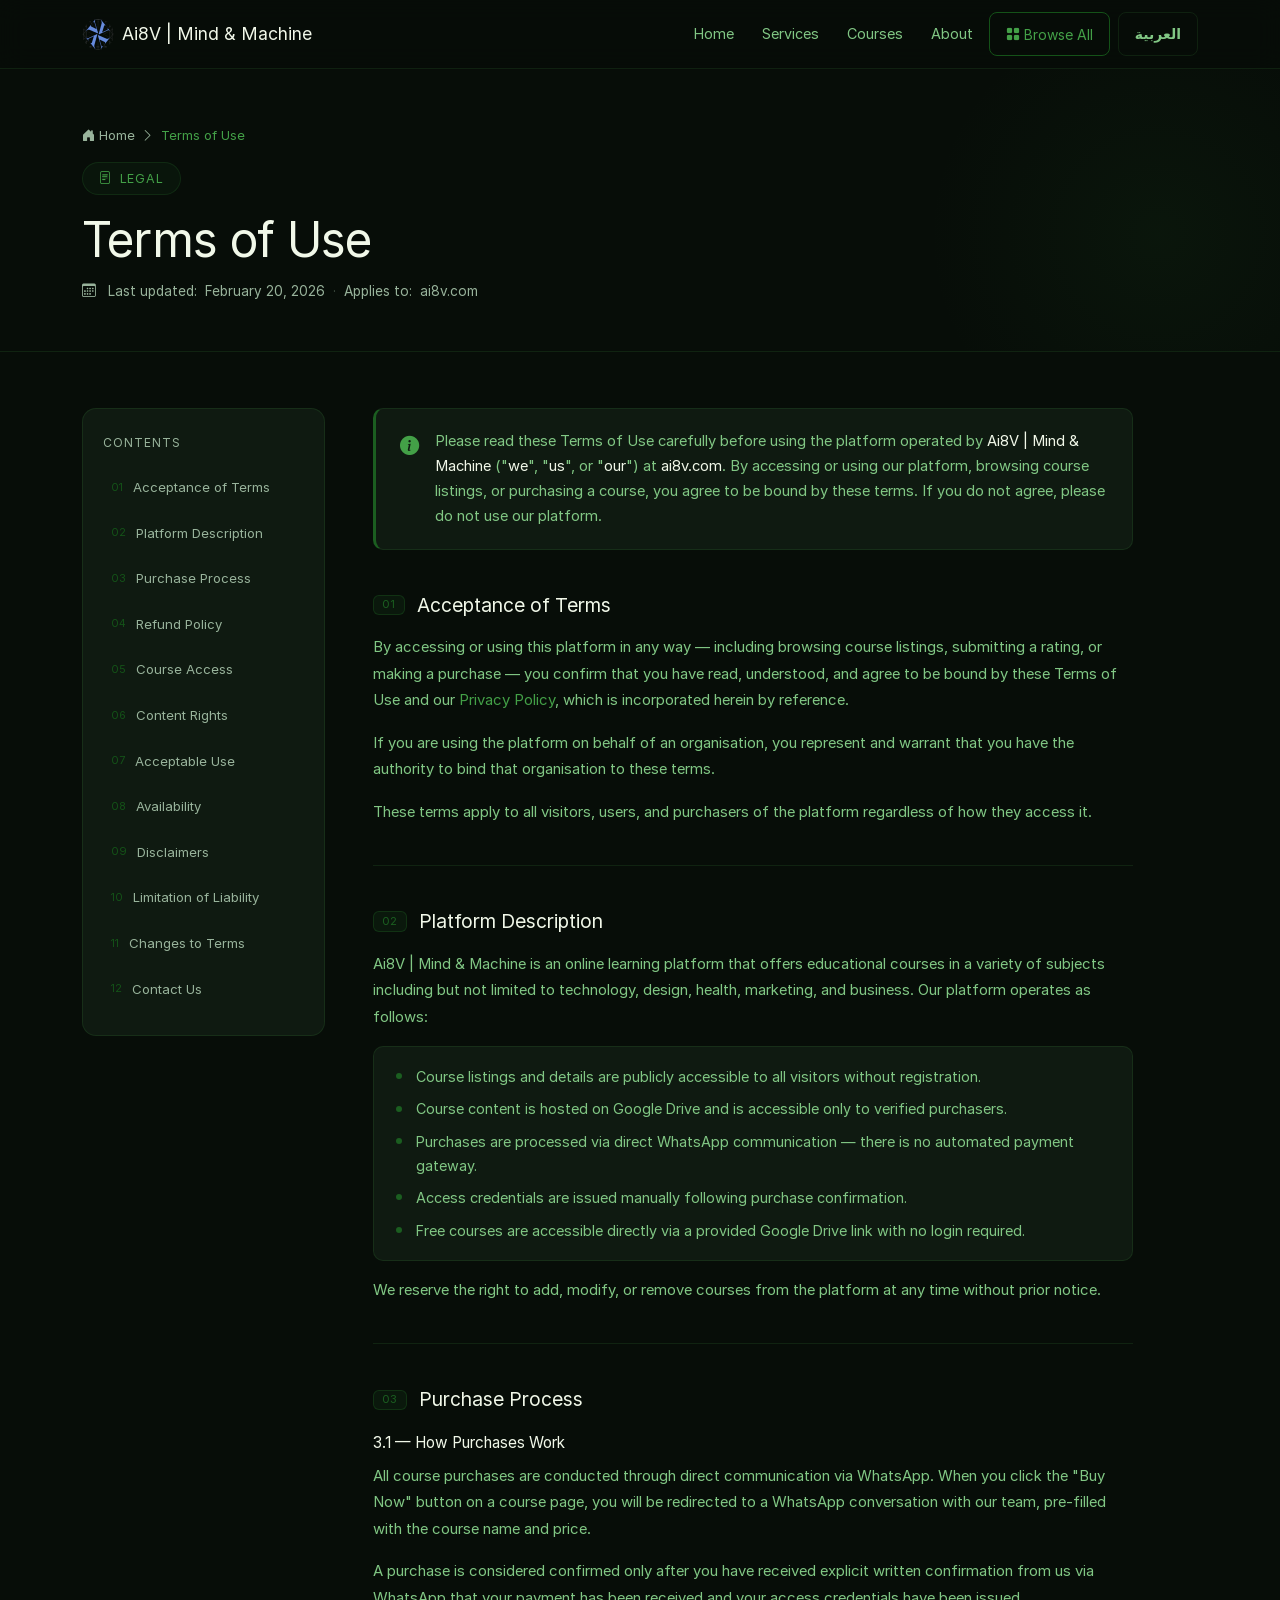
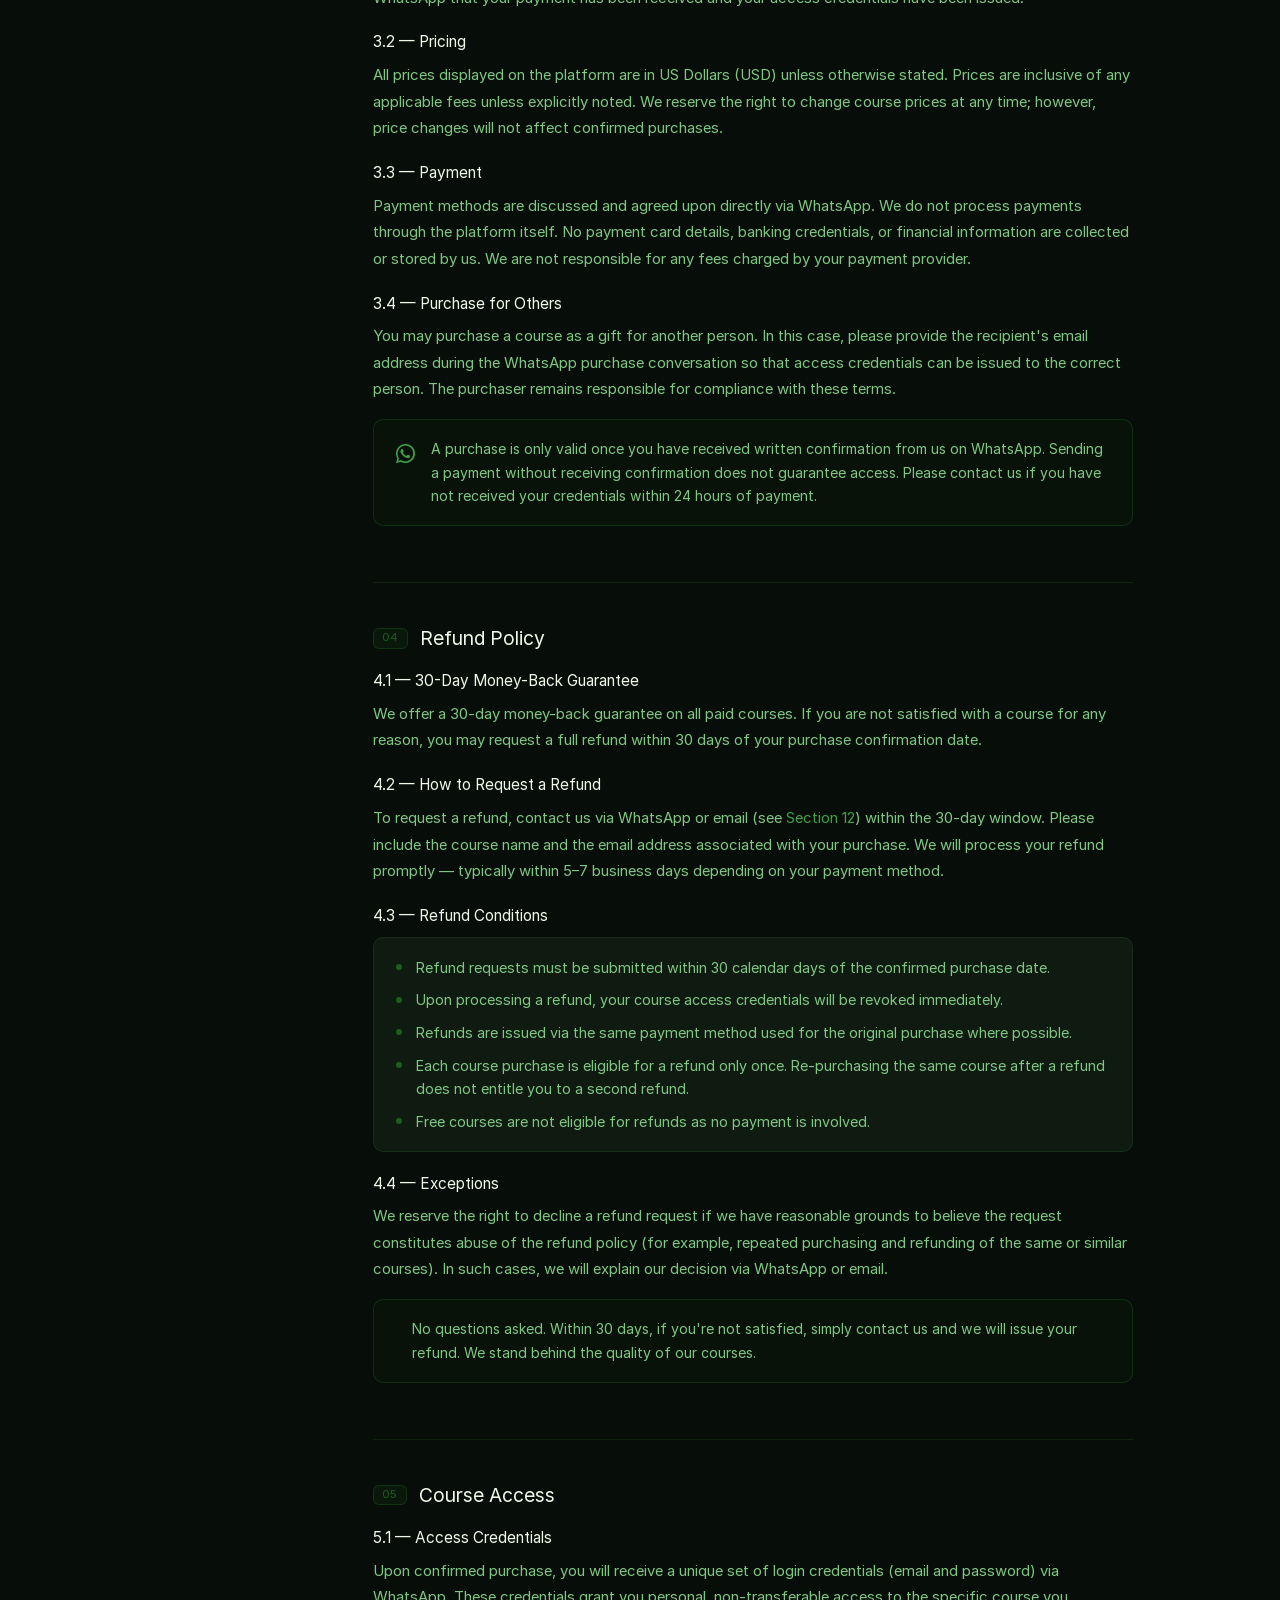
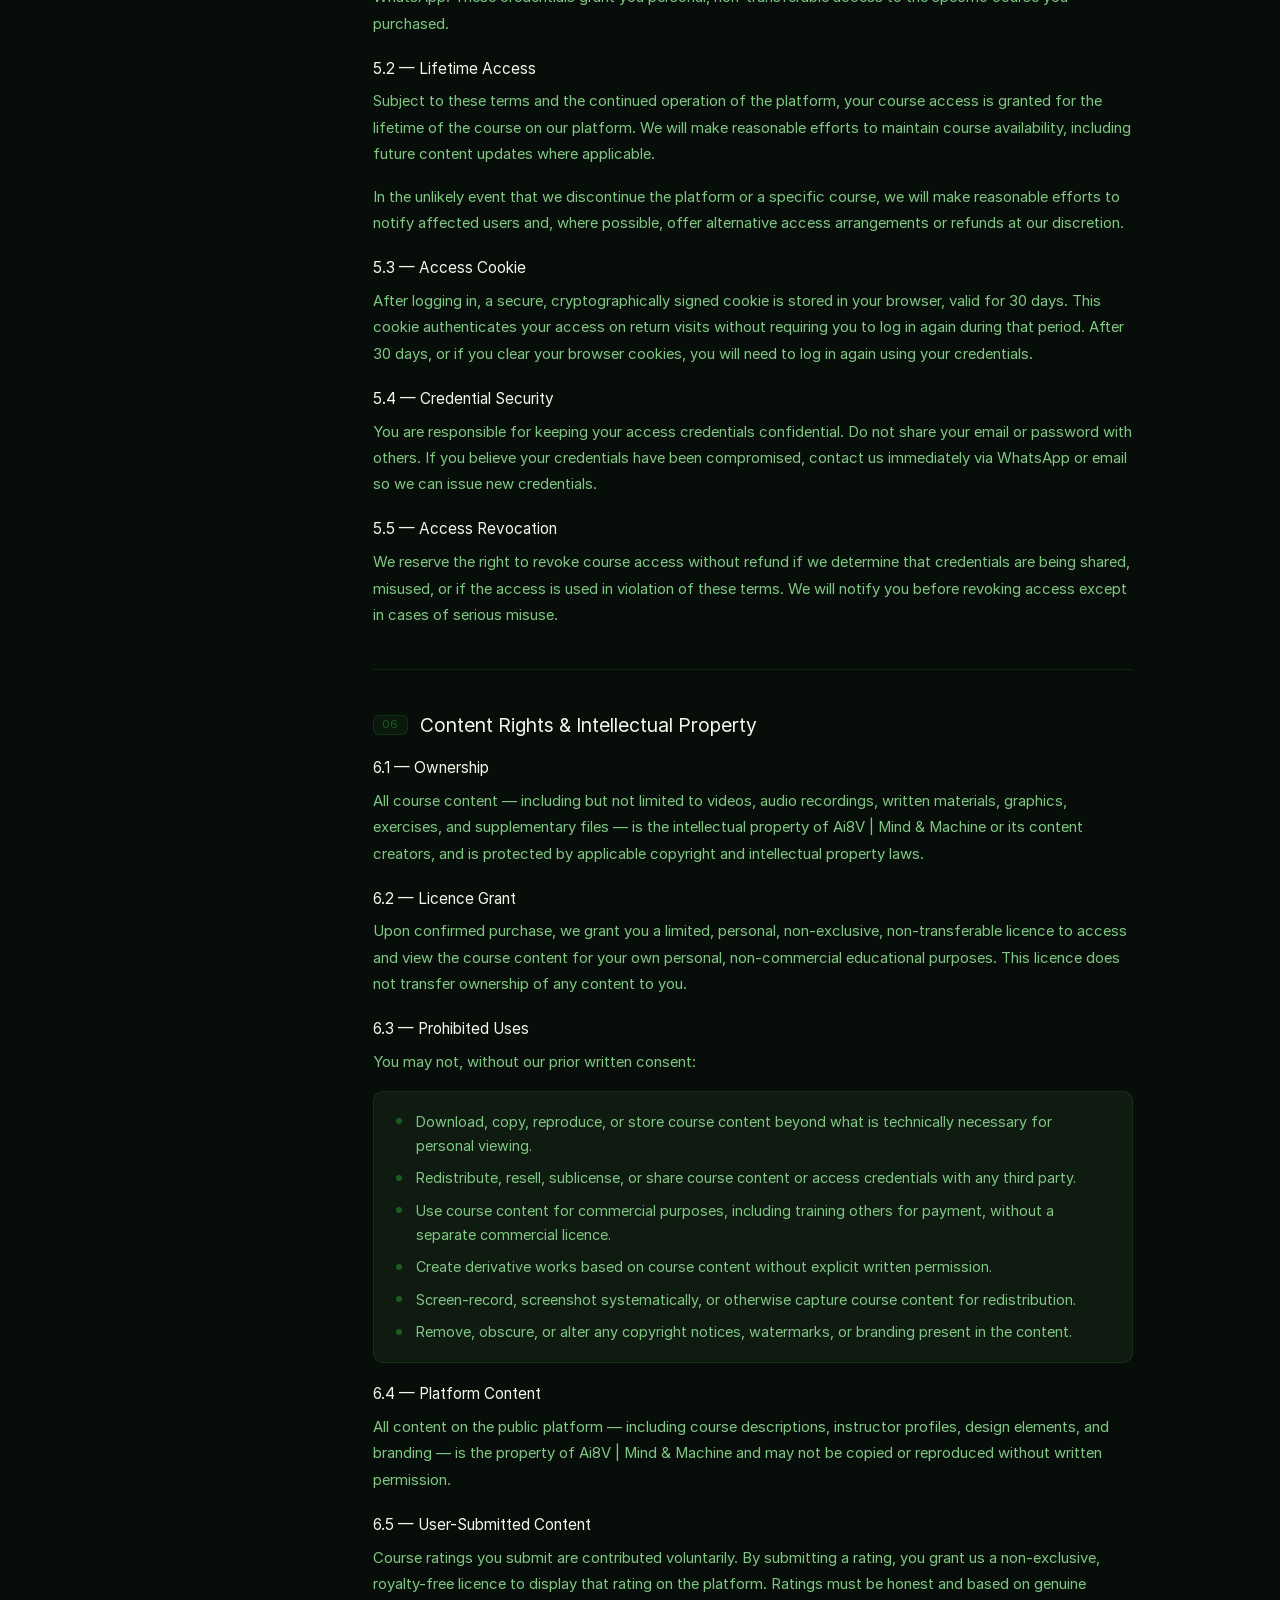
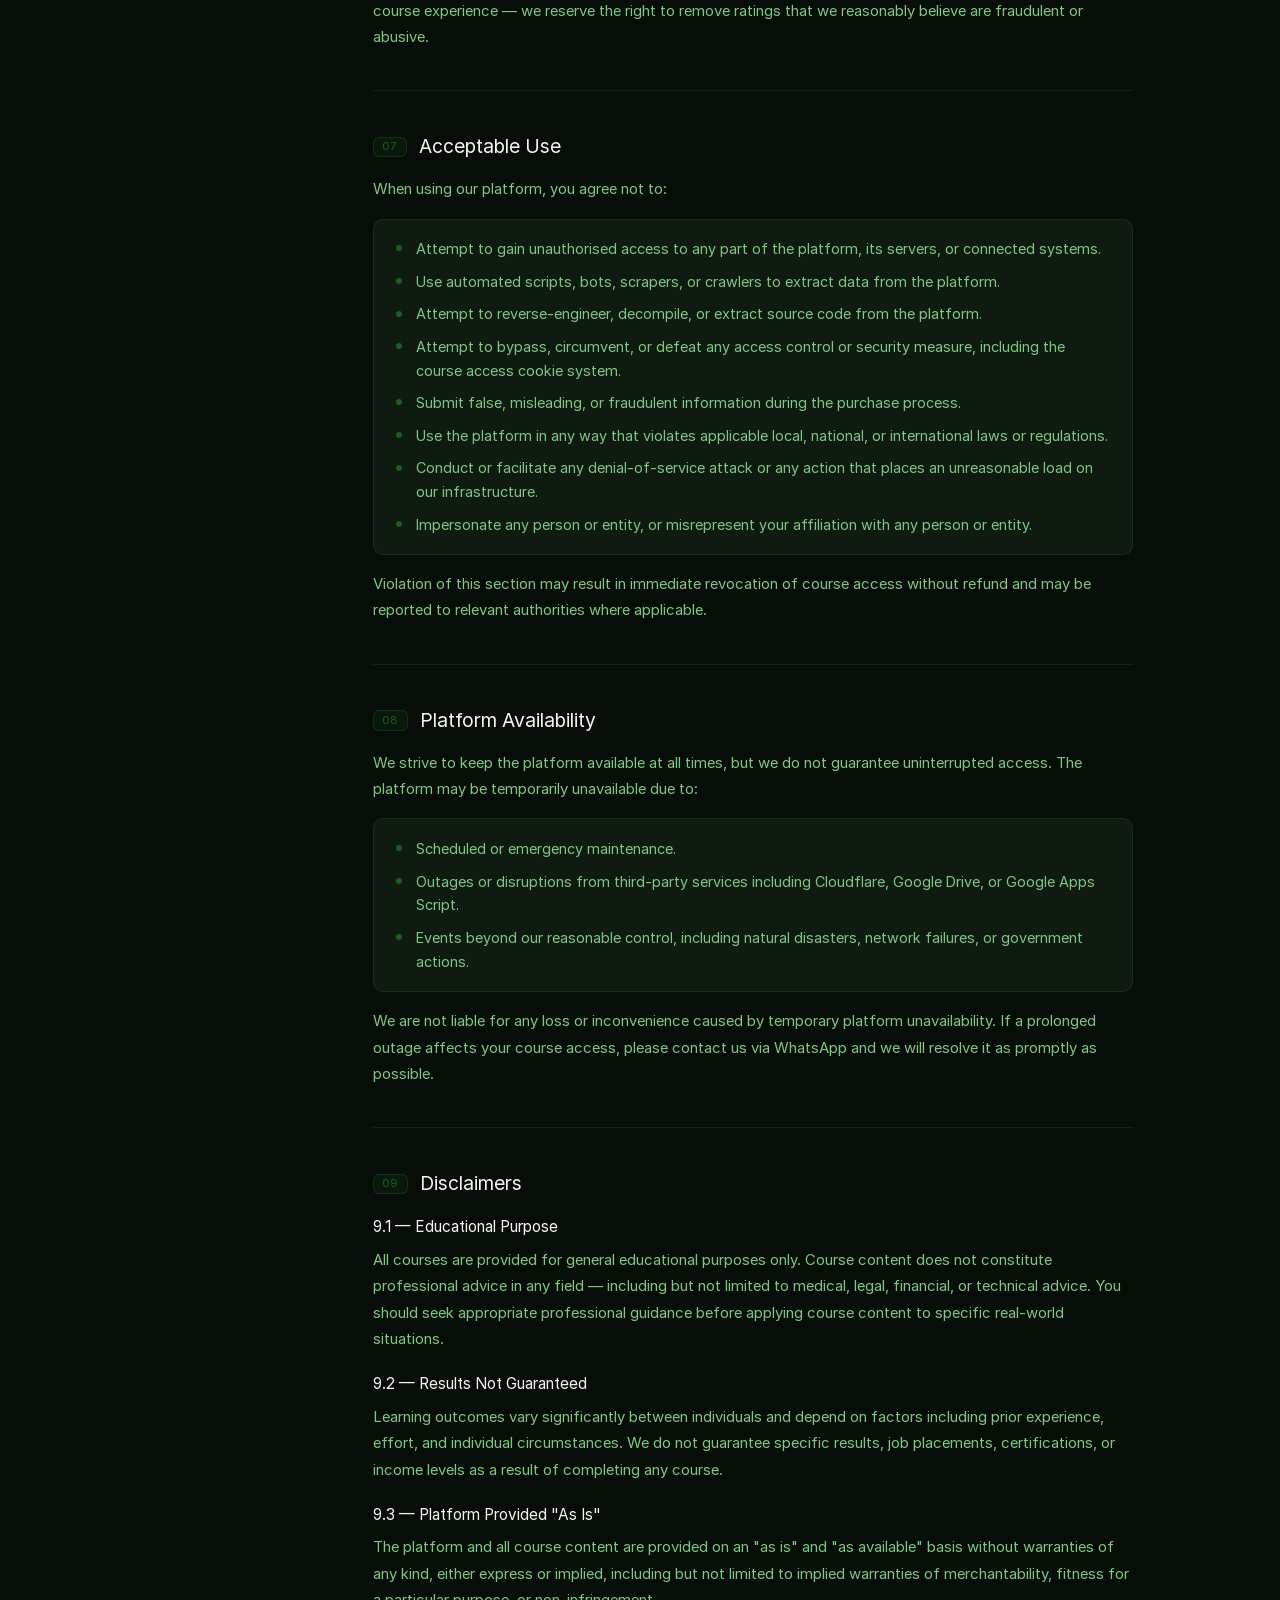
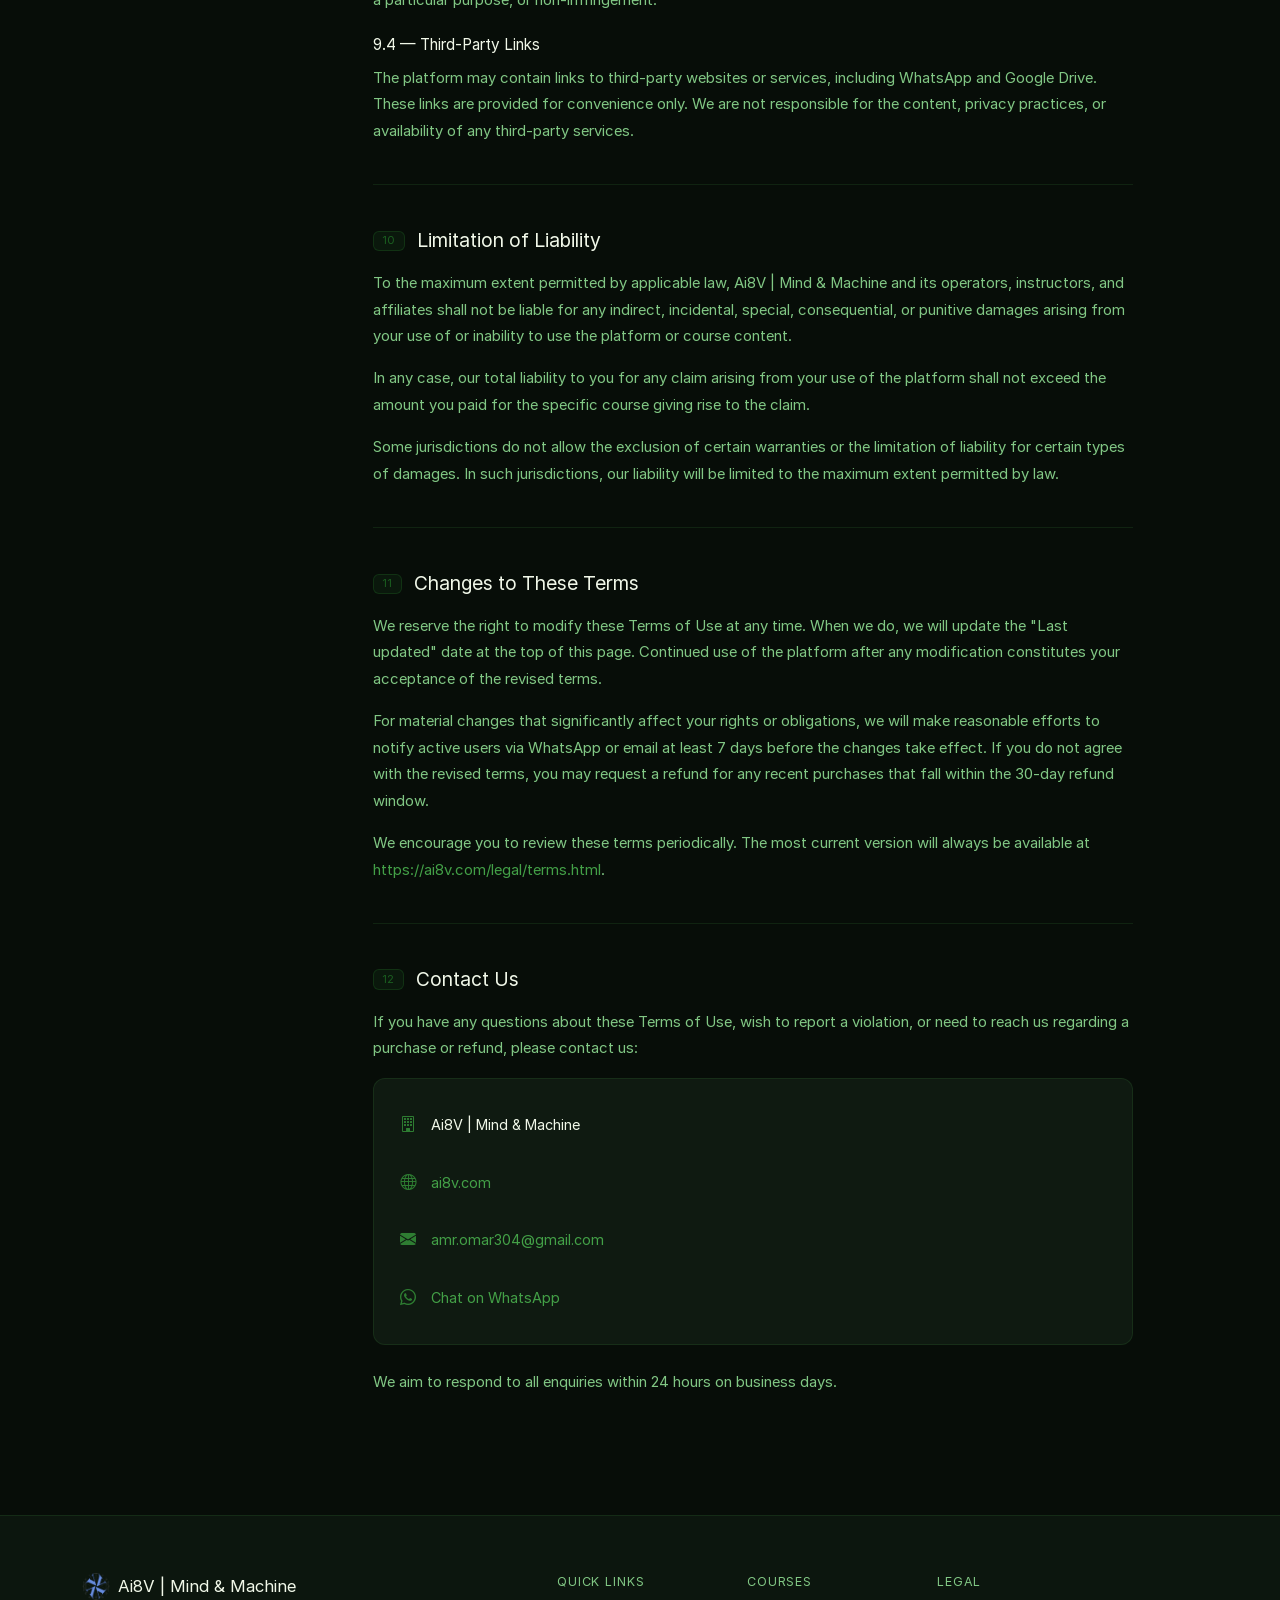
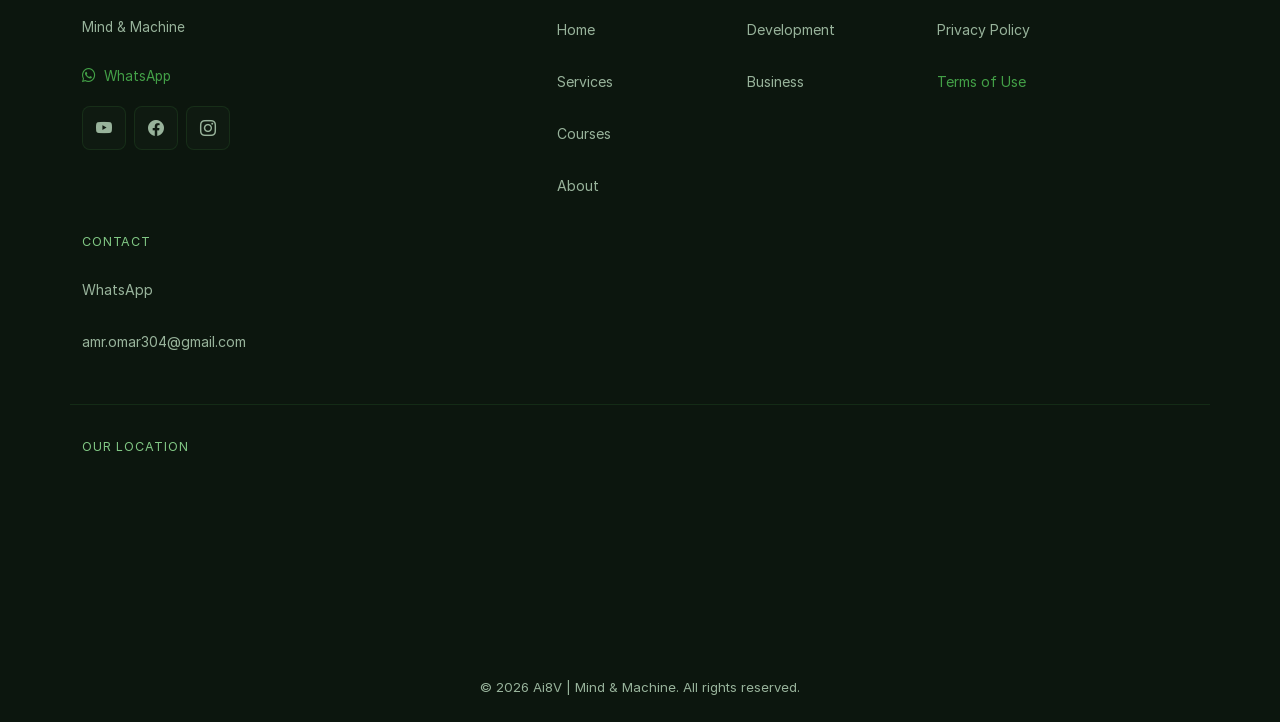
<file: legal/terms.html>
<!DOCTYPE html>
<html lang="en" dir="ltr" data-bs-theme="dark">

<head>
  <meta charset="utf-8">
  <meta name="viewport" content="width=device-width, initial-scale=1.0, shrink-to-fit=no">

  <title id="page-title">Terms of Use — Ai8V | Mind &amp; Machine</title>
  <meta name="description"
        id="page-desc"
        content="Terms of Use — purchase conditions, refund policy, content rights, and access terms for our online learning platform.">
  <meta name="robots" content="index, follow">
  <link rel="canonical" id="page-canonical" href="https://ai8v.com/legal/terms.html">

  <!-- Open Graph -->
  <meta property="og:type"        content="website">
  <meta property="og:url"         id="og-url"       content="https://ai8v.com/legal/terms.html">
  <meta property="og:title"       id="og-title"     content="Terms of Use — Ai8V | Mind &amp; Machine">
  <meta property="og:description" id="og-desc"      content="Terms of Use — purchase conditions, refund policy, content rights, and access terms.">
  <meta property="og:image"       id="og-image"     content="https://ai8v.com/assets/img/og-image.png">
  <meta property="og:site_name"   id="og-site-name" content="Ai8V | Mind &amp; Machine">

  <!-- Twitter Card -->
  <meta name="twitter:card"        content="summary_large_image">
  <meta name="twitter:title"       id="tw-title" content="Terms of Use — Ai8V | Mind &amp; Machine">
  <meta name="twitter:description" id="tw-desc"  content="Terms of Use — purchase conditions, refund policy, content rights, and access terms.">
  <meta name="twitter:image"       id="tw-image" content="https://ai8v.com/assets/img/og-image.png">

  <!-- hreflang -->
  <link rel="alternate" hreflang="en"        id="hreflang-en"      href="https://ai8v.com/legal/terms.html">
  <link rel="alternate" hreflang="ar"        id="hreflang-ar"      href="https://ai8v.com/ar/legal/terms.html">
  <link rel="alternate" hreflang="x-default" id="hreflang-default" href="https://ai8v.com/legal/terms.html">

  <!-- CSP -->
  <meta http-equiv="Content-Security-Policy"
        content="default-src 'none';
                 script-src 'self';
                 style-src 'self' https://cdn.jsdelivr.net;
                 font-src 'self' https://cdn.jsdelivr.net;
                 img-src 'self' data:;
                 connect-src 'self';
                 frame-src https://www.google.com https://maps.google.com;
                 form-action 'none';">

  <!-- JSON-LD injected by legal-app.js -->

  <!-- Favicons -->
  <link rel="apple-touch-icon" type="image/png" sizes="180x180" href="/assets/img/fav180.png">
  <link rel="icon" type="image/png" sizes="32x32" href="/assets/img/fav32.png">
  <link rel="icon" type="image/png" sizes="32x32" href="/assets/img/fav32D.png"
        media="(prefers-color-scheme: dark)">
  <link rel="icon" type="image/png" sizes="16x16" href="/assets/img/fav16.png">
  <link rel="icon" type="image/png" sizes="16x16" href="/assets/img/fav16D.png"
        media="(prefers-color-scheme: dark)">

  <!-- Preload critical font -->
  <link rel="preload" href="/assets/fonts/inter-variable.woff2"
        as="font" type="font/woff2" crossorigin="anonymous">

  <!-- Stylesheets -->
  <link rel="stylesheet" href="/assets/bootstrap/css/bootstrap.min.css">
  <link rel="stylesheet" href="https://cdn.jsdelivr.net/npm/bootstrap-icons@1.13.1/font/bootstrap-icons.min.css">
  <link rel="stylesheet" href="/assets/css/courses.css">
  <link rel="stylesheet" href="/assets/css/components.css">
  <link rel="stylesheet" href="/assets/css/legal.css">
</head>

<body>

  <!-- Skip to content -->
  <a href="#main-content" class="skip-link">Skip to main content</a>

  <!-- ═══════════════════════════════════════════
       NAVBAR
  ═══════════════════════════════════════════ -->
  <nav class="navbar navbar-expand-lg legal-navbar sticky-top"
       aria-label="Main navigation">
    <div class="container">

      <a class="navbar-brand legal-brand" id="nav-brand-link" href="../index.html">
        <span class="legal-brand-icon" aria-hidden="true">
          <img src="/assets/img/logo-icon.png"
              srcset="/assets/img/logo-icon.png 1x, /assets/img/logo-icon-2x.png 2x"
              alt="" class="brand-logo" width="32" height="32" loading="lazy">
        </span>
        <span class="legal-brand-text" id="nav-brand-name"></span>
      </a>

      <button class="navbar-toggler border-0" type="button"
              data-bs-toggle="collapse" data-bs-target="#mainNav"
              aria-controls="mainNav" aria-expanded="false"
              aria-label="Toggle navigation">
        <i class="bi bi-list fs-4 icon-em-500" aria-hidden="true"></i>
      </button>

      <div class="collapse navbar-collapse" id="mainNav">
        <ul class="navbar-nav ms-auto align-items-lg-center gap-lg-1">
          <li class="nav-item">
            <a class="nav-link" href="../index.html"
               data-nav-page="home">Home</a>
          </li>
          <li class="nav-item">
            <a class="nav-link" href="../services.html"
               data-nav-page="services">Services</a>
          </li>
          <li class="nav-item">
            <a class="nav-link" href="../course/"
               data-nav-page="courses">Courses</a>
          </li>
          <li class="nav-item">
            <a class="nav-link" href="../about.html"
               data-nav-page="about">About</a>
          </li>
          <li class="nav-item me-lg-2">
            <a class="btn legal-btn-outline btn-sm px-3" href="../course/"
               aria-label="Browse all courses">
              <i class="bi bi-grid-fill me-1" aria-hidden="true"></i>Browse All
            </a>
          </li>
        </ul>
        <div id="lang-switcher-slot" class="d-flex align-items-center"></div>
      </div>

    </div>
  </nav>

  <!-- ═══════════════════════════════════════════
       MAIN CONTENT
  ═══════════════════════════════════════════ -->
  <main id="main-content">



  <!-- ═══════════════════════════════════════════
       PAGE HEADER
  ═══════════════════════════════════════════ -->
  <header class="legal-page-header">
    <div class="legal-header-glow" aria-hidden="true"></div>
    <div class="container legal-header-content">

      <nav aria-label="Breadcrumb" class="mb-3">
        <ol class="legal-breadcrumb">
          <li>
            <a href="../index.html">
              <i class="bi bi-house-fill me-1" aria-hidden="true"></i>Home
            </a>
          </li>
          <li aria-hidden="true">
            <i class="bi bi-chevron-right"></i>
          </li>
          <li aria-current="page">Terms of Use</li>
        </ol>
      </nav>

      <div class="legal-header-badge mb-3" aria-hidden="true">
        <i class="bi bi-file-text me-2" aria-hidden="true"></i>Legal
      </div>
      <h1 class="legal-header-title">Terms of Use</h1>
      <p class="legal-header-meta">
        <i class="bi bi-calendar3 me-1" aria-hidden="true"></i>
        Last updated:
        <time datetime="2026-02-20">February 20, 2026</time>
        <span class="legal-meta-sep" aria-hidden="true">·</span>
        Applies to: <span id="legal-domain-inline"></span>
      </p>

    </div>
  </header>

    <div class="container legal-layout">
      <div class="row g-5 justify-content-center">

        <!-- ── TOC sidebar — desktop only ── -->
        <div class="col-12 col-lg-3 d-none d-lg-block">
          <nav class="legal-toc" aria-label="Table of contents">
            <p class="legal-toc-title">Contents</p>
            <ol class="legal-toc-list">
              <li><a href="#section-acceptance">Acceptance of Terms</a></li>
              <li><a href="#section-platform">Platform Description</a></li>
              <li><a href="#section-purchase">Purchase Process</a></li>
              <li><a href="#section-refund">Refund Policy</a></li>
              <li><a href="#section-access">Course Access</a></li>
              <li><a href="#section-content-rights">Content Rights</a></li>
              <li><a href="#section-conduct">Acceptable Use</a></li>
              <li><a href="#section-availability">Availability</a></li>
              <li><a href="#section-disclaimer">Disclaimers</a></li>
              <li><a href="#section-liability">Limitation of Liability</a></li>
              <li><a href="#section-changes">Changes to Terms</a></li>
              <li><a href="#section-contact">Contact Us</a></li>
            </ol>
          </nav>
        </div>

        <!-- ── Document body ── -->
        <div class="col-12 col-lg-9">
          <article class="legal-article">

            <!-- Intro note -->
            <div class="legal-intro-note">
              <i class="bi bi-info-circle-fill legal-intro-note-icon"
                 aria-hidden="true"></i>
              <p>
                Please read these Terms of Use carefully before using the
                platform operated by
                <strong id="brand-inline-1"></strong>
                ("<strong>we</strong>", "<strong>us</strong>", or
                "<strong>our</strong>") at
                <strong id="domain-inline-1"></strong>.
                By accessing or using our platform, browsing course listings,
                or purchasing a course, you agree to be bound by these terms.
                If you do not agree, please do not use our platform.
              </p>
            </div>


            <!-- §1 ACCEPTANCE -->
            <section class="legal-section" id="section-acceptance"
                     aria-labelledby="heading-acceptance">
              <h2 class="legal-section-heading" id="heading-acceptance">
                <span class="legal-section-num" aria-hidden="true">01</span>
                Acceptance of Terms
              </h2>
              <p>
                By accessing or using this platform in any way — including
                browsing course listings, submitting a rating, or making a
                purchase — you confirm that you have read, understood, and
                agree to be bound by these Terms of Use and our
                <a href="./privacy.html">Privacy Policy</a>, which is
                incorporated herein by reference.
              </p>
              <p>
                If you are using the platform on behalf of an organisation,
                you represent and warrant that you have the authority to
                bind that organisation to these terms.
              </p>
              <p>
                These terms apply to all visitors, users, and purchasers
                of the platform regardless of how they access it.
              </p>
            </section>


            <!-- §2 PLATFORM DESCRIPTION -->
            <section class="legal-section" id="section-platform"
                     aria-labelledby="heading-platform">
              <h2 class="legal-section-heading" id="heading-platform">
                <span class="legal-section-num" aria-hidden="true">02</span>
                Platform Description
              </h2>
              <p>
                <strong id="brand-inline-3"></strong> is an online learning
                platform that offers educational courses in a variety of
                subjects including but not limited to technology, design,
                health, marketing, and business. Our platform operates as
                follows:
              </p>
              <div class="legal-list-block">
                <ul class="legal-ul">
                  <li>
                    Course listings and details are publicly accessible
                    to all visitors without registration.
                  </li>
                  <li>
                    Course content is hosted on Google Drive and is
                    accessible only to verified purchasers.
                  </li>
                  <li>
                    Purchases are processed via direct WhatsApp communication
                    — there is no automated payment gateway.
                  </li>
                  <li>
                    Access credentials are issued manually following
                    purchase confirmation.
                  </li>
                  <li>
                    Free courses are accessible directly via a provided
                    Google Drive link with no login required.
                  </li>
                </ul>
              </div>
              <p>
                We reserve the right to add, modify, or remove courses from
                the platform at any time without prior notice.
              </p>
            </section>


            <!-- §3 PURCHASE PROCESS -->
            <section class="legal-section" id="section-purchase"
                     aria-labelledby="heading-purchase">
              <h2 class="legal-section-heading" id="heading-purchase">
                <span class="legal-section-num" aria-hidden="true">03</span>
                Purchase Process
              </h2>

              <h3 class="legal-subsection-heading">
                3.1 — How Purchases Work
              </h3>
              <p>
                All course purchases are conducted through direct communication
                via WhatsApp. When you click the "Buy Now" button on a course
                page, you will be redirected to a WhatsApp conversation with
                our team, pre-filled with the course name and price.
              </p>
              <p>
                A purchase is considered confirmed only after you have received
                explicit written confirmation from us via WhatsApp that your
                payment has been received and your access credentials have
                been issued.
              </p>

              <h3 class="legal-subsection-heading">3.2 — Pricing</h3>
              <p>
                All prices displayed on the platform are in US Dollars (USD)
                unless otherwise stated. Prices are inclusive of any applicable
                fees unless explicitly noted. We reserve the right to change
                course prices at any time; however, price changes will not
                affect confirmed purchases.
              </p>

              <h3 class="legal-subsection-heading">3.3 — Payment</h3>
              <p>
                Payment methods are discussed and agreed upon directly via
                WhatsApp. We do not process payments through the platform
                itself. No payment card details, banking credentials, or
                financial information are collected or stored by us. We are
                not responsible for any fees charged by your payment provider.
              </p>

              <h3 class="legal-subsection-heading">3.4 — Purchase for Others</h3>
              <p>
                You may purchase a course as a gift for another person. In
                this case, please provide the recipient's email address during
                the WhatsApp purchase conversation so that access credentials
                can be issued to the correct person. The purchaser remains
                responsible for compliance with these terms.
              </p>

              <div class="legal-callout legal-callout--em">
                <i class="bi bi-whatsapp" aria-hidden="true"></i>
                <p>
                  A purchase is only valid once you have received written
                  confirmation from us on WhatsApp. Sending a payment without
                  receiving confirmation does not guarantee access. Please
                  contact us if you have not received your credentials within
                  24 hours of payment.
                </p>
              </div>
            </section>


            <!-- §4 REFUND POLICY -->
            <section class="legal-section" id="section-refund"
                     aria-labelledby="heading-refund">
              <h2 class="legal-section-heading" id="heading-refund">
                <span class="legal-section-num" aria-hidden="true">04</span>
                Refund Policy
              </h2>

              <h3 class="legal-subsection-heading">
                4.1 — 30-Day Money-Back Guarantee
              </h3>
              <p>
                We offer a <strong>30-day money-back guarantee</strong> on all
                paid courses. If you are not satisfied with a course for any
                reason, you may request a full refund within 30 days of your
                purchase confirmation date.
              </p>

              <h3 class="legal-subsection-heading">
                4.2 — How to Request a Refund
              </h3>
              <p>
                To request a refund, contact us via WhatsApp or email
                (see <a href="#section-contact">Section 12</a>) within the
                30-day window. Please include the course name and the email
                address associated with your purchase. We will process your
                refund promptly — typically within 5–7 business days depending
                on your payment method.
              </p>

              <h3 class="legal-subsection-heading">
                4.3 — Refund Conditions
              </h3>
              <div class="legal-list-block">
                <ul class="legal-ul">
                  <li>
                    Refund requests must be submitted within 30 calendar days
                    of the confirmed purchase date.
                  </li>
                  <li>
                    Upon processing a refund, your course access credentials
                    will be revoked immediately.
                  </li>
                  <li>
                    Refunds are issued via the same payment method used for
                    the original purchase where possible.
                  </li>
                  <li>
                    Each course purchase is eligible for a refund only once.
                    Re-purchasing the same course after a refund does not
                    entitle you to a second refund.
                  </li>
                  <li>
                    Free courses are not eligible for refunds as no payment
                    is involved.
                  </li>
                </ul>
              </div>

              <h3 class="legal-subsection-heading">4.4 — Exceptions</h3>
              <p>
                We reserve the right to decline a refund request if we have
                reasonable grounds to believe the request constitutes abuse
                of the refund policy (for example, repeated purchasing and
                refunding of the same or similar courses). In such cases, we
                will explain our decision via WhatsApp or email.
              </p>

              <div class="legal-callout legal-callout--em">
                <i class="bi bi-shield-check-fill" aria-hidden="true"></i>
                <p>
                  <strong>No questions asked.</strong> Within 30 days, if
                  you're not satisfied, simply contact us and we will issue
                  your refund. We stand behind the quality of our courses.
                </p>
              </div>
            </section>


            <!-- §5 COURSE ACCESS -->
            <section class="legal-section" id="section-access"
                     aria-labelledby="heading-access">
              <h2 class="legal-section-heading" id="heading-access">
                <span class="legal-section-num" aria-hidden="true">05</span>
                Course Access
              </h2>

              <h3 class="legal-subsection-heading">5.1 — Access Credentials</h3>
              <p>
                Upon confirmed purchase, you will receive a unique set of
                login credentials (email and password) via WhatsApp. These
                credentials grant you personal, non-transferable access to
                the specific course you purchased.
              </p>

              <h3 class="legal-subsection-heading">5.2 — Lifetime Access</h3>
              <p>
                Subject to these terms and the continued operation of the
                platform, your course access is granted for the lifetime of
                the course on our platform. We will make reasonable efforts
                to maintain course availability, including future content
                updates where applicable.
              </p>
              <p>
                In the unlikely event that we discontinue the platform or a
                specific course, we will make reasonable efforts to notify
                affected users and, where possible, offer alternative access
                arrangements or refunds at our discretion.
              </p>

              <h3 class="legal-subsection-heading">5.3 — Access Cookie</h3>
              <p>
                After logging in, a secure, cryptographically signed cookie
                is stored in your browser, valid for 30 days. This cookie
                authenticates your access on return visits without requiring
                you to log in again during that period. After 30 days, or if
                you clear your browser cookies, you will need to log in again
                using your credentials.
              </p>

              <h3 class="legal-subsection-heading">5.4 — Credential Security</h3>
              <p>
                You are responsible for keeping your access credentials
                confidential. Do not share your email or password with others.
                If you believe your credentials have been compromised, contact
                us immediately via WhatsApp or email so we can issue new
                credentials.
              </p>

              <h3 class="legal-subsection-heading">5.5 — Access Revocation</h3>
              <p>
                We reserve the right to revoke course access without refund if
                we determine that credentials are being shared, misused, or if
                the access is used in violation of these terms. We will notify
                you before revoking access except in cases of serious misuse.
              </p>
            </section>


            <!-- §6 CONTENT RIGHTS -->
            <section class="legal-section" id="section-content-rights"
                     aria-labelledby="heading-content-rights">
              <h2 class="legal-section-heading" id="heading-content-rights">
                <span class="legal-section-num" aria-hidden="true">06</span>
                Content Rights &amp; Intellectual Property
              </h2>

              <h3 class="legal-subsection-heading">6.1 — Ownership</h3>
              <p>
                All course content — including but not limited to videos,
                audio recordings, written materials, graphics, exercises,
                and supplementary files — is the intellectual property of
                <strong id="brand-inline-4"></strong> or its content creators,
                and is protected by applicable copyright and intellectual
                property laws.
              </p>

              <h3 class="legal-subsection-heading">6.2 — Licence Grant</h3>
              <p>
                Upon confirmed purchase, we grant you a
                <strong>limited, personal, non-exclusive, non-transferable
                licence</strong> to access and view the course content for
                your own personal, non-commercial educational purposes. This
                licence does not transfer ownership of any content to you.
              </p>

              <h3 class="legal-subsection-heading">6.3 — Prohibited Uses</h3>
              <p>You may not, without our prior written consent:</p>
              <div class="legal-list-block">
                <ul class="legal-ul">
                  <li>
                    Download, copy, reproduce, or store course content beyond
                    what is technically necessary for personal viewing.
                  </li>
                  <li>
                    Redistribute, resell, sublicense, or share course content
                    or access credentials with any third party.
                  </li>
                  <li>
                    Use course content for commercial purposes, including
                    training others for payment, without a separate commercial
                    licence.
                  </li>
                  <li>
                    Create derivative works based on course content without
                    explicit written permission.
                  </li>
                  <li>
                    Screen-record, screenshot systematically, or otherwise
                    capture course content for redistribution.
                  </li>
                  <li>
                    Remove, obscure, or alter any copyright notices,
                    watermarks, or branding present in the content.
                  </li>
                </ul>
              </div>

              <h3 class="legal-subsection-heading">6.4 — Platform Content</h3>
              <p>
                All content on the public platform — including course
                descriptions, instructor profiles, design elements, and
                branding — is the property of
                <strong id="brand-inline-5"></strong> and may not be copied
                or reproduced without written permission.
              </p>

              <h3 class="legal-subsection-heading">
                6.5 — User-Submitted Content
              </h3>
              <p>
                Course ratings you submit are contributed voluntarily. By
                submitting a rating, you grant us a non-exclusive, royalty-free
                licence to display that rating on the platform. Ratings must be
                honest and based on genuine course experience — we reserve the
                right to remove ratings that we reasonably believe are
                fraudulent or abusive.
              </p>
            </section>


            <!-- §7 ACCEPTABLE USE -->
            <section class="legal-section" id="section-conduct"
                     aria-labelledby="heading-conduct">
              <h2 class="legal-section-heading" id="heading-conduct">
                <span class="legal-section-num" aria-hidden="true">07</span>
                Acceptable Use
              </h2>
              <p>When using our platform, you agree not to:</p>
              <div class="legal-list-block">
                <ul class="legal-ul">
                  <li>
                    Attempt to gain unauthorised access to any part of the
                    platform, its servers, or connected systems.
                  </li>
                  <li>
                    Use automated scripts, bots, scrapers, or crawlers to
                    extract data from the platform.
                  </li>
                  <li>
                    Attempt to reverse-engineer, decompile, or extract source
                    code from the platform.
                  </li>
                  <li>
                    Attempt to bypass, circumvent, or defeat any access control
                    or security measure, including the course access cookie system.
                  </li>
                  <li>
                    Submit false, misleading, or fraudulent information during
                    the purchase process.
                  </li>
                  <li>
                    Use the platform in any way that violates applicable local,
                    national, or international laws or regulations.
                  </li>
                  <li>
                    Conduct or facilitate any denial-of-service attack or any
                    action that places an unreasonable load on our infrastructure.
                  </li>
                  <li>
                    Impersonate any person or entity, or misrepresent your
                    affiliation with any person or entity.
                  </li>
                </ul>
              </div>
              <p>
                Violation of this section may result in immediate revocation of
                course access without refund and may be reported to relevant
                authorities where applicable.
              </p>
            </section>


            <!-- §8 AVAILABILITY -->
            <section class="legal-section" id="section-availability"
                     aria-labelledby="heading-availability">
              <h2 class="legal-section-heading" id="heading-availability">
                <span class="legal-section-num" aria-hidden="true">08</span>
                Platform Availability
              </h2>
              <p>
                We strive to keep the platform available at all times, but we
                do not guarantee uninterrupted access. The platform may be
                temporarily unavailable due to:
              </p>
              <div class="legal-list-block">
                <ul class="legal-ul">
                  <li>Scheduled or emergency maintenance.</li>
                  <li>
                    Outages or disruptions from third-party services including
                    Cloudflare, Google Drive, or Google Apps Script.
                  </li>
                  <li>
                    Events beyond our reasonable control, including natural
                    disasters, network failures, or government actions.
                  </li>
                </ul>
              </div>
              <p>
                We are not liable for any loss or inconvenience caused by
                temporary platform unavailability. If a prolonged outage
                affects your course access, please contact us via WhatsApp
                and we will resolve it as promptly as possible.
              </p>
            </section>


            <!-- §9 DISCLAIMERS -->
            <section class="legal-section" id="section-disclaimer"
                     aria-labelledby="heading-disclaimer">
              <h2 class="legal-section-heading" id="heading-disclaimer">
                <span class="legal-section-num" aria-hidden="true">09</span>
                Disclaimers
              </h2>

              <h3 class="legal-subsection-heading">9.1 — Educational Purpose</h3>
              <p>
                All courses are provided for general educational purposes only.
                Course content does not constitute professional advice in any
                field — including but not limited to medical, legal, financial,
                or technical advice. You should seek appropriate professional
                guidance before applying course content to specific real-world
                situations.
              </p>

              <h3 class="legal-subsection-heading">
                9.2 — Results Not Guaranteed
              </h3>
              <p>
                Learning outcomes vary significantly between individuals and
                depend on factors including prior experience, effort, and
                individual circumstances. We do not guarantee specific results,
                job placements, certifications, or income levels as a result of
                completing any course.
              </p>

              <h3 class="legal-subsection-heading">
                9.3 — Platform Provided "As Is"
              </h3>
              <p>
                The platform and all course content are provided on an "as is"
                and "as available" basis without warranties of any kind, either
                express or implied, including but not limited to implied
                warranties of merchantability, fitness for a particular purpose,
                or non-infringement.
              </p>

              <h3 class="legal-subsection-heading">9.4 — Third-Party Links</h3>
              <p>
                The platform may contain links to third-party websites or
                services, including WhatsApp and Google Drive. These links are
                provided for convenience only. We are not responsible for the
                content, privacy practices, or availability of any third-party
                services.
              </p>
            </section>


            <!-- §10 LIMITATION OF LIABILITY -->
            <section class="legal-section" id="section-liability"
                     aria-labelledby="heading-liability">
              <h2 class="legal-section-heading" id="heading-liability">
                <span class="legal-section-num" aria-hidden="true">10</span>
                Limitation of Liability
              </h2>
              <p>
                To the maximum extent permitted by applicable law,
                <strong id="brand-inline-6"></strong> and its operators,
                instructors, and affiliates shall not be liable for any
                indirect, incidental, special, consequential, or punitive
                damages arising from your use of or inability to use the
                platform or course content.
              </p>
              <p>
                In any case, our total liability to you for any claim arising
                from your use of the platform shall not exceed the amount you
                paid for the specific course giving rise to the claim.
              </p>
              <p>
                Some jurisdictions do not allow the exclusion of certain
                warranties or the limitation of liability for certain types of
                damages. In such jurisdictions, our liability will be limited
                to the maximum extent permitted by law.
              </p>
            </section>


            <!-- §11 CHANGES TO TERMS -->
            <section class="legal-section" id="section-changes"
                     aria-labelledby="heading-changes">
              <h2 class="legal-section-heading" id="heading-changes">
                <span class="legal-section-num" aria-hidden="true">11</span>
                Changes to These Terms
              </h2>
              <p>
                We reserve the right to modify these Terms of Use at any time.
                When we do, we will update the "Last updated" date at the top
                of this page. Continued use of the platform after any
                modification constitutes your acceptance of the revised terms.
              </p>
              <p>
                For material changes that significantly affect your rights or
                obligations, we will make reasonable efforts to notify active
                users via WhatsApp or email at least 7 days before the changes
                take effect. If you do not agree with the revised terms, you
                may request a refund for any recent purchases that fall within
                the 30-day refund window.
              </p>
              <p>
                We encourage you to review these terms periodically. The most
                current version will always be available at
                <a id="terms-url-link" href="#"></a>.
              </p>
            </section>


            <!-- §12 CONTACT -->
            <section class="legal-section legal-section--last"
                     id="section-contact"
                     aria-labelledby="heading-contact">
              <h2 class="legal-section-heading" id="heading-contact">
                <span class="legal-section-num" aria-hidden="true">12</span>
                Contact Us
              </h2>
              <p>
                If you have any questions about these Terms of Use, wish to
                report a violation, or need to reach us regarding a purchase
                or refund, please contact us:
              </p>

              <div class="legal-contact-block">
                <div class="legal-contact-row">
                  <i class="bi bi-building" aria-hidden="true"></i>
                  <span><strong id="brand-inline-2"></strong></span>
                </div>
                <div class="legal-contact-row">
                  <i class="bi bi-globe" aria-hidden="true"></i>
                  <span><a id="domain-link" href="#"></a></span>
                </div>
                <div class="legal-contact-row">
                  <i class="bi bi-envelope-fill" aria-hidden="true"></i>
                  <span>
                    <a id="contact-email-link"
                       href="mailto:amr.omar304@gmail.com">
                      <span class="email-text" id="contact-email-text">amr.omar304@gmail.com</span>
                    </a>
                  </span>
                </div>
                <div class="legal-contact-row">
                  <i class="bi bi-whatsapp" aria-hidden="true"></i>
                  <span>
                    <a id="contact-whatsapp-link"
                       href="#"
                       target="_blank"
                       rel="noopener noreferrer"
                       aria-label="Chat with us on WhatsApp">
                      Chat on WhatsApp
                    </a>
                  </span>
                </div>
              </div>

              <p class="mt-4">
                We aim to respond to all enquiries within
                <strong>24 hours</strong> on business days.
              </p>

            </section>

          </article>
        </div>

      </div>
    </div>
  </main>


  <!-- ═══════════════════════════════════════════
       FOOTER
  ═══════════════════════════════════════════ -->
  <footer class="legal-footer" role="contentinfo">
    <div class="container">

      <div class="row g-4 legal-footer-top">

        <div class="col-12 col-md-4">
          <div class="legal-footer-brand mb-3">
            <img src="/assets/img/logo-icon.png"
                srcset="/assets/img/logo-icon.png 1x, /assets/img/logo-icon-2x.png 2x"
                alt="" class="brand-logo me-2" width="28" height="28" loading="lazy"
                aria-hidden="true">
            <span id="footer-brand-name"></span>
          </div>
          <p class="legal-footer-tagline" id="footer-tagline">
            Mind &amp; Machine
          </p>
          <a id="footer-whatsapp-link"
             href="#"
             target="_blank"
             rel="noopener noreferrer"
             class="legal-footer-social-link"
             aria-label="Contact us on WhatsApp">
            <i class="bi bi-whatsapp me-2" aria-hidden="true"></i>WhatsApp
          </a>
          <div id="footer-social-links" class="footer-social-icons mt-2"></div>
        </div>

        <div class="col-6 col-md-2 offset-md-1">
          <p class="legal-footer-col-title" id="footer-heading-quicklinks">Quick Links</p>
          <ul class="legal-footer-links">
            <li><a id="footer-link-home" href="../index.html"><span id="footer-link-home-text">Home</span></a></li>
            <li><a id="footer-link-services" href="../services.html"><span id="footer-link-services-text">Services</span></a></li>
            <li><a id="footer-link-courses" href="../course/"><span id="footer-link-courses-text">Courses</span></a></li>
            <li><a id="footer-link-about" href="../about.html"><span id="footer-link-about-text">About</span></a></li>
          </ul>
        </div>

        <!-- Categories — built dynamically -->
        <div class="col-6 col-md-2">
          <p class="legal-footer-col-title" id="footer-heading-products">Courses</p>
          <ul class="legal-footer-links" id="footer-categories">
            <!-- built by legal-app.js -->
          </ul>
        </div>

        <div class="col-6 col-md-2">
          <p class="legal-footer-col-title" id="footer-heading-legal">Legal</p>
          <ul class="legal-footer-links">
            <li><a id="footer-link-privacy" href="./privacy.html"><span class="footer-link-text">Privacy Policy</span></a></li>
            <li><a id="footer-link-terms" href="./terms.html"><span class="footer-link-text">Terms of Use</span></a></li>
          </ul>
        </div>

        <div class="col-6 col-md-2">
          <p class="legal-footer-col-title" id="footer-heading-contact">Contact</p>
          <ul class="legal-footer-links">
            <li>
              <a id="footer-whatsapp-link-2"
                 href="#"
                 target="_blank"
                 rel="noopener noreferrer"
                 aria-label="Contact us on WhatsApp">WhatsApp</a>
            </li>
            <li>
              <a id="footer-email-link"
                 href="mailto:amr.omar304@gmail.com"><span class="email-text">amr.omar304@gmail.com</span></a>
            </li>
          </ul>
        </div>

      </div>

      <!-- Map -->
      <div class="row g-4 mt-2">
        <div class="col-12 col-md-6 col-lg-4 me-auto" id="footer-map-slot" data-heading-class="legal-footer-col-title"></div>
      </div>

      <div class="legal-footer-bottom">
        <span id="footer-copyright"></span>
      </div>

    </div>
  </footer>

  <!-- Scripts — deferred, non-blocking -->
  <script src="/assets/bootstrap/js/bootstrap.min.js" defer></script>
  <script src="/assets/js/utils.js"                   defer></script>
  <script src="/assets/js/courses-data.js"            defer></script>
  <script src="/assets/js/shared-page.js"             defer></script>
  <script src="/assets/js/legal-app.js"               defer></script>

</body>

</html>
</file>
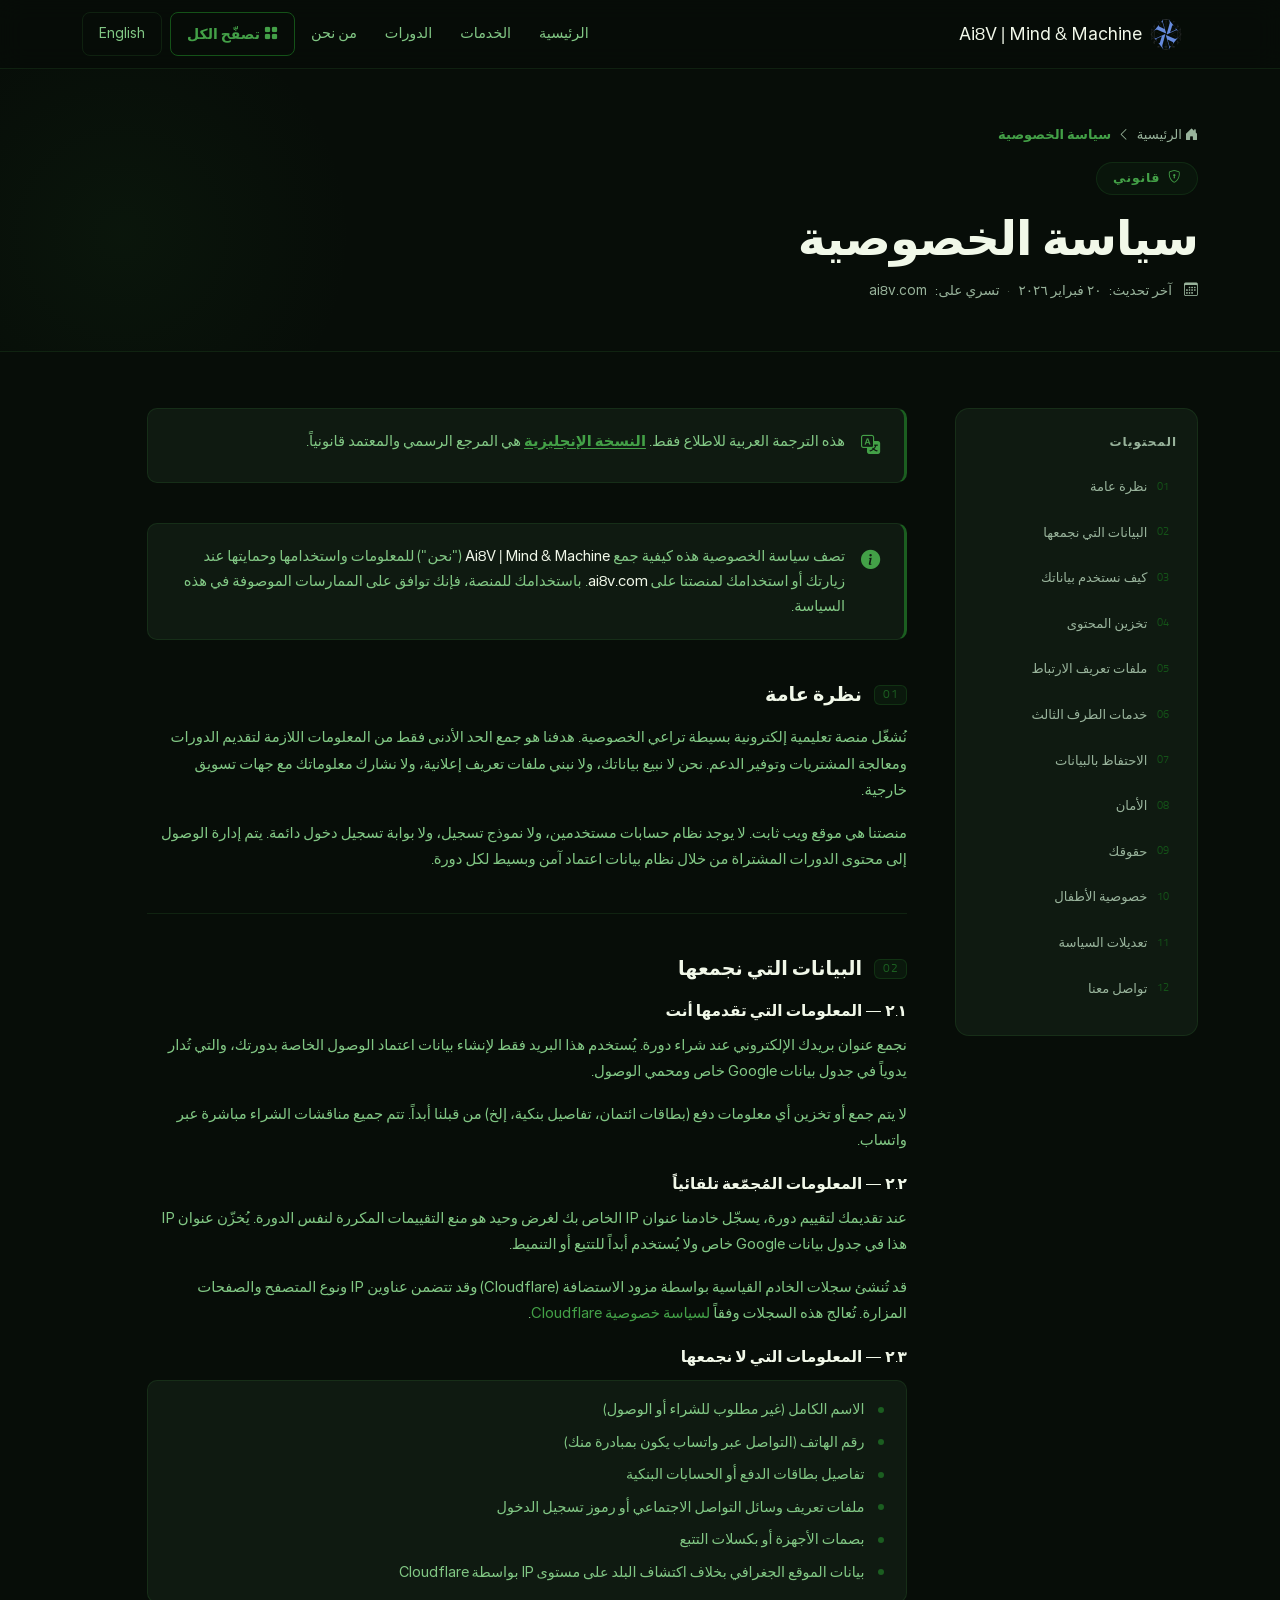
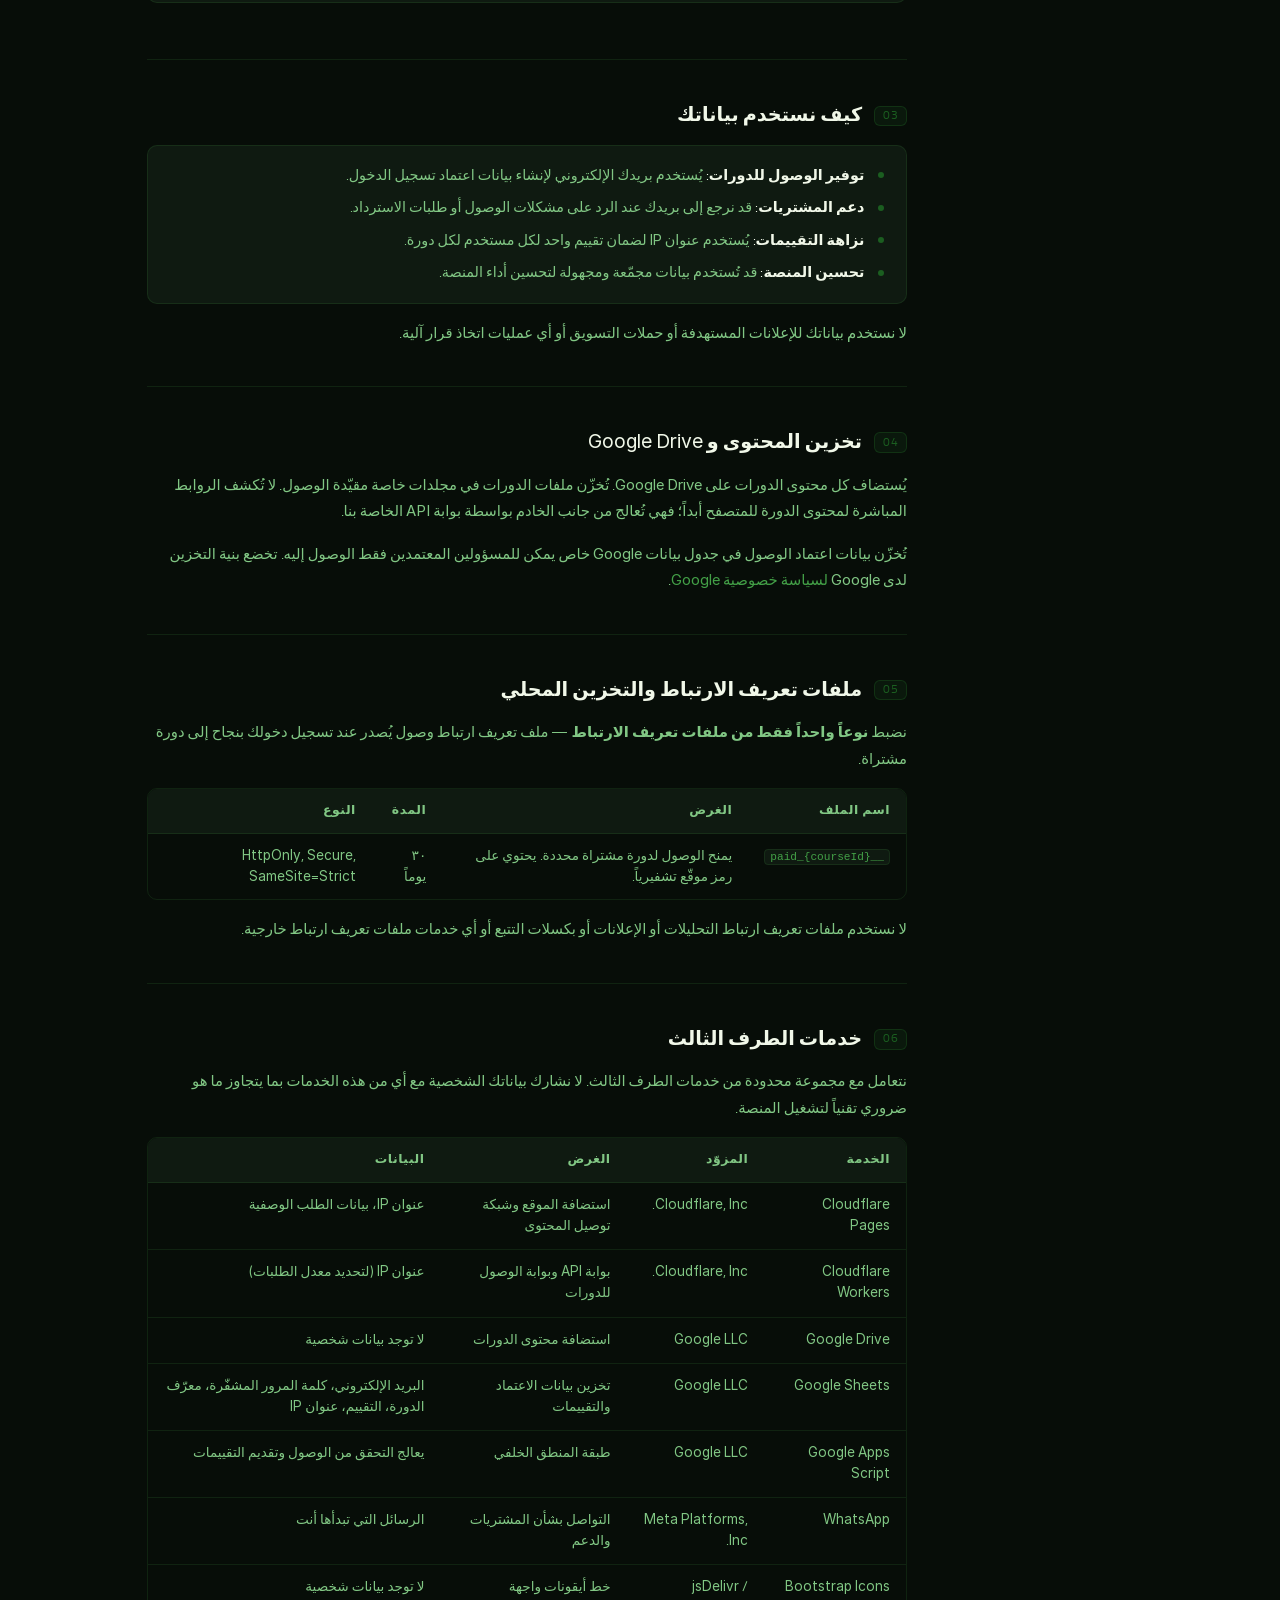
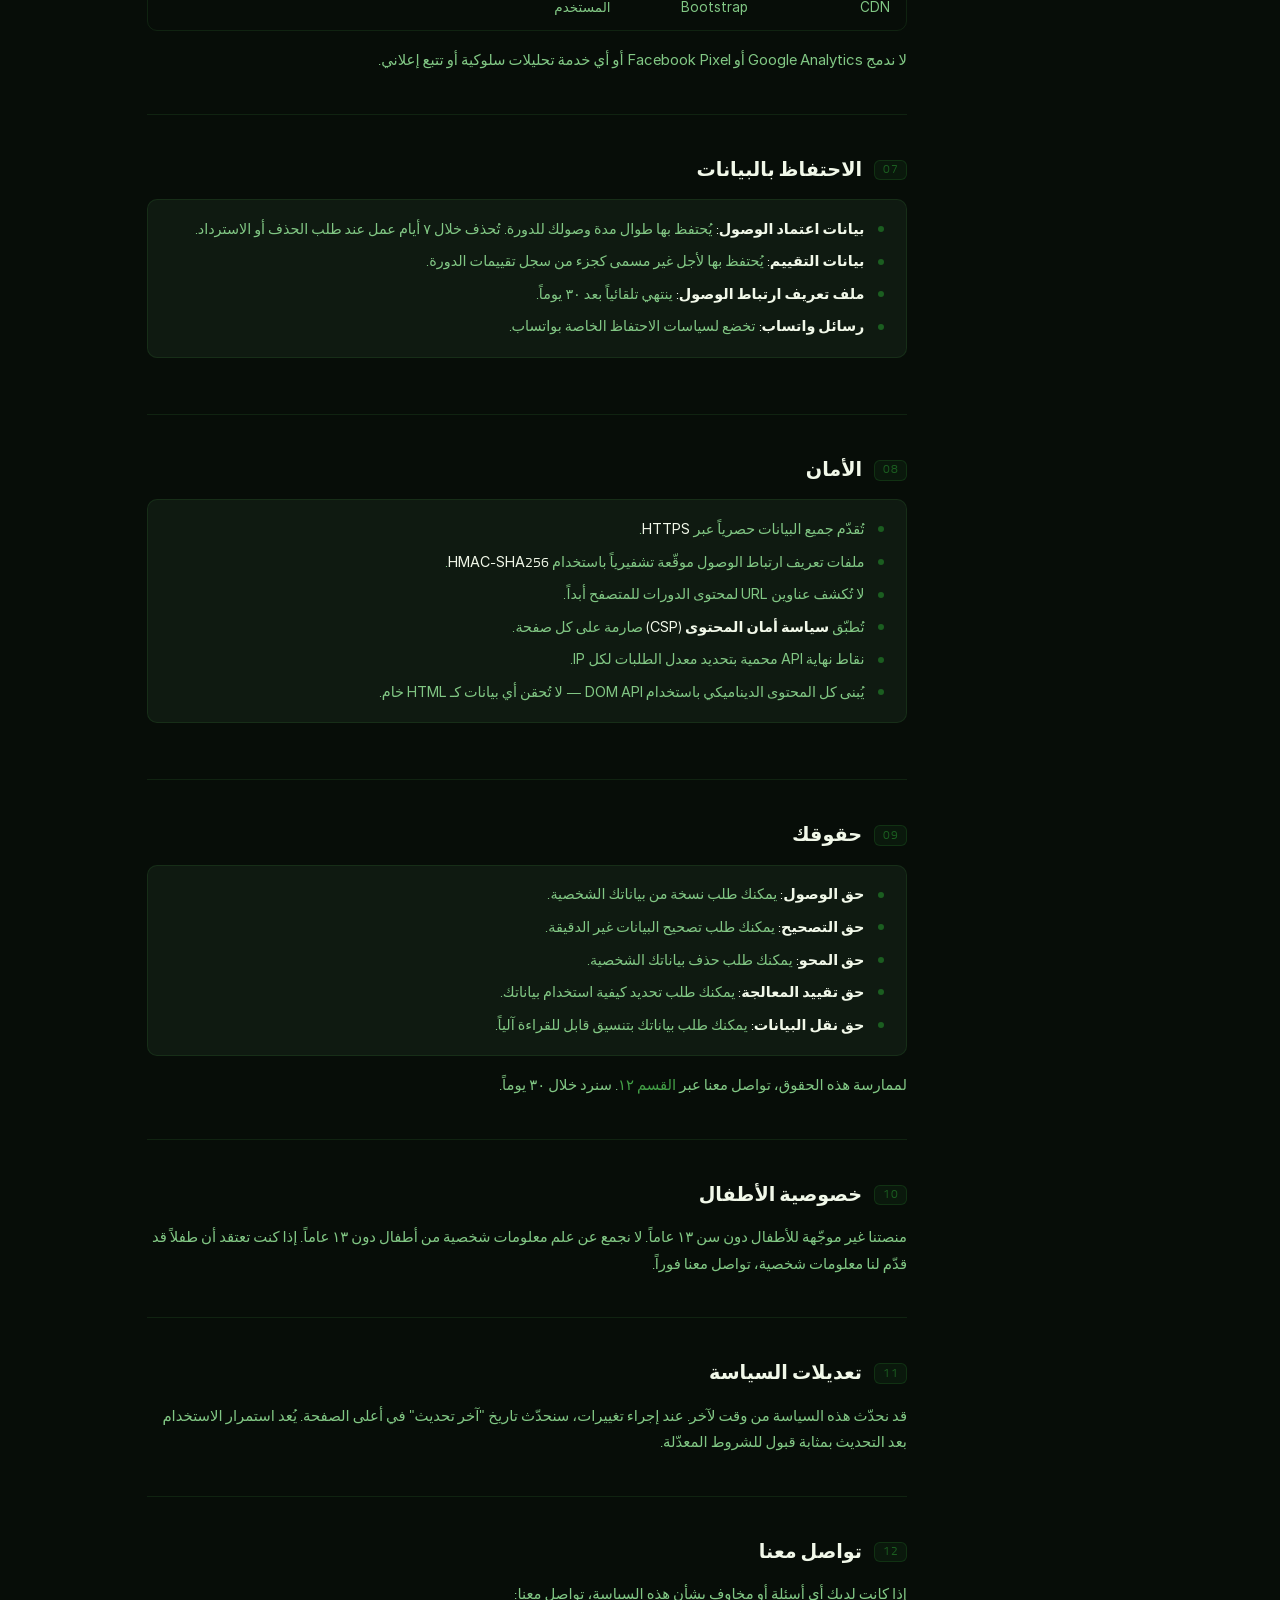
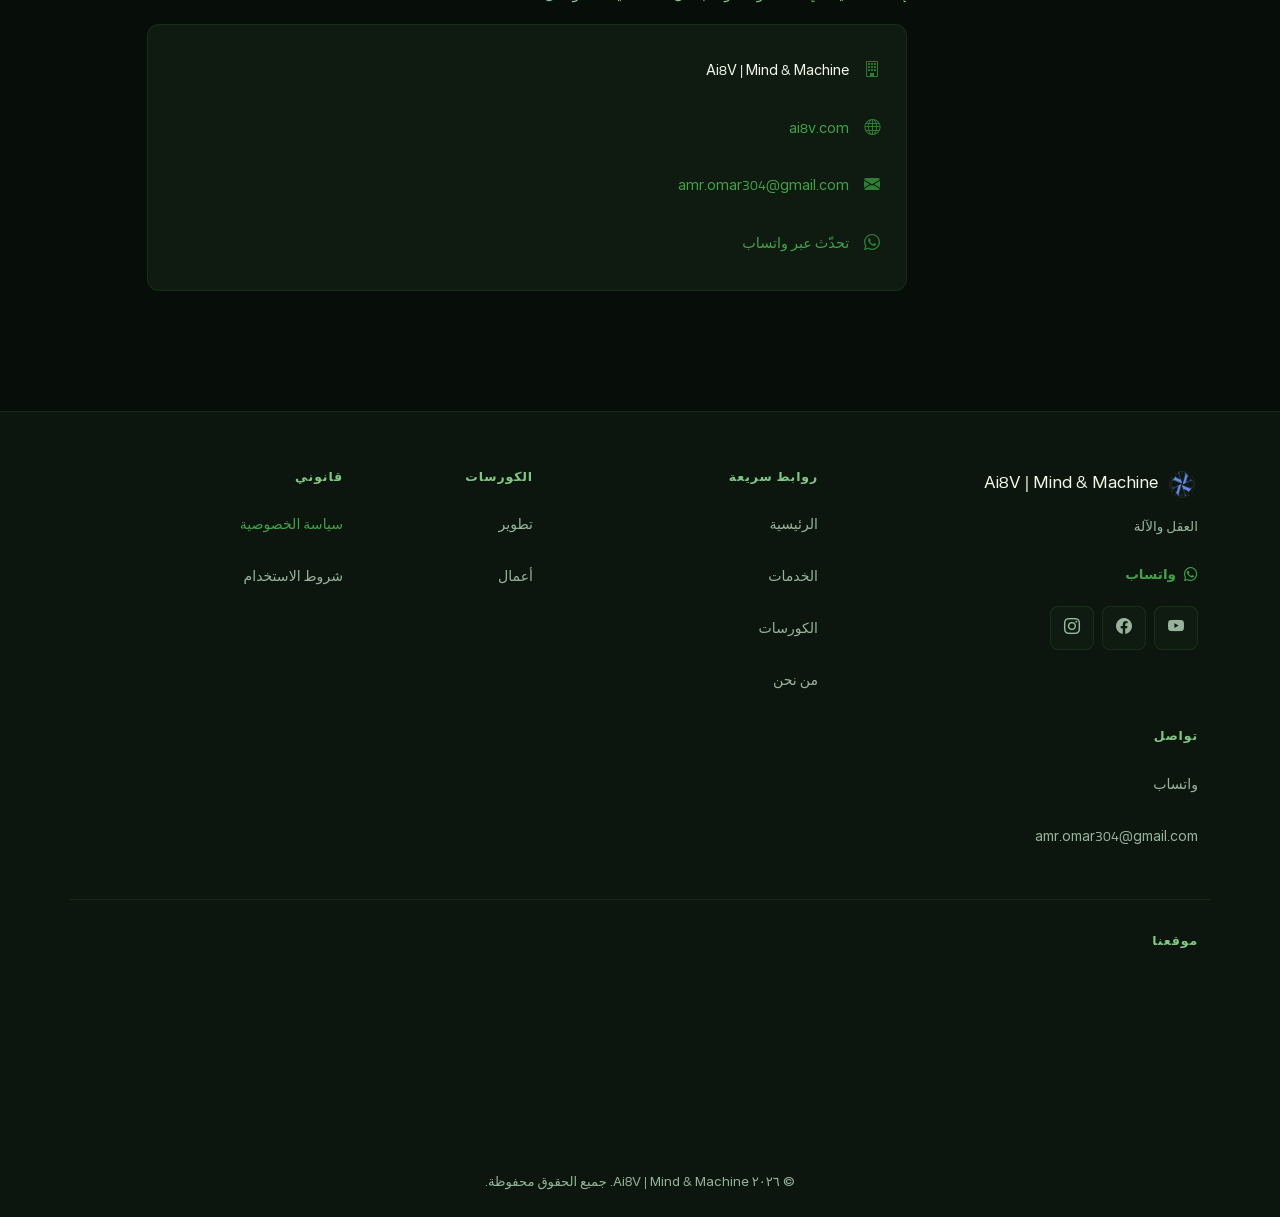
<file: ar/legal/privacy.html>
<!DOCTYPE html>
<html lang="ar" dir="rtl" data-bs-theme="dark">

<head>
  <meta charset="utf-8">
  <meta name="viewport" content="width=device-width, initial-scale=1.0, shrink-to-fit=no">

  <title id="page-title">سياسة الخصوصية — Ai8V | عقل وآلة</title>
  <meta name="description"
        id="page-desc"
        content="سياسة خصوصية Ai8V — تعرّف على البيانات التي نجمعها، وكيف نستخدمها، والإجراءات التي نتخذها لحمايتها.">
  <meta name="robots" content="index, follow">
  <link rel="canonical" id="page-canonical" href="https://ai8v.com/ar/legal/privacy.html">

  <meta property="og:type"        content="website">
  <meta property="og:url"         id="og-url"       content="https://ai8v.com/ar/legal/privacy.html">
  <meta property="og:title"       id="og-title"     content="سياسة الخصوصية — Ai8V | عقل وآلة">
  <meta property="og:description" id="og-desc"      content="سياسة خصوصية Ai8V — تعرّف على البيانات التي نجمعها وكيف نحميها.">
  <meta property="og:image"       id="og-image"     content="https://ai8v.com/assets/img/og-image.png">
  <meta property="og:site_name"   id="og-site-name" content="Ai8V | عقل وآلة">

  <meta name="twitter:card"        content="summary_large_image">
  <meta name="twitter:title"       id="tw-title" content="سياسة الخصوصية — Ai8V | عقل وآلة">
  <meta name="twitter:description" id="tw-desc"  content="سياسة خصوصية Ai8V — تعرّف على البيانات التي نجمعها وكيف نحميها.">
  <meta name="twitter:image"       id="tw-image" content="https://ai8v.com/assets/img/og-image.png">

  <link rel="alternate" hreflang="en"        id="hreflang-en"      href="https://ai8v.com/legal/privacy.html">
  <link rel="alternate" hreflang="ar"        id="hreflang-ar"      href="https://ai8v.com/ar/legal/privacy.html">
  <link rel="alternate" hreflang="x-default" id="hreflang-default" href="https://ai8v.com/legal/privacy.html">

  <meta http-equiv="Content-Security-Policy"
        content="default-src 'none';
                 script-src 'self';
                 style-src 'self' https://cdn.jsdelivr.net;
                 font-src 'self' https://cdn.jsdelivr.net;
                 img-src 'self' data:;
                 connect-src 'self';
                 frame-src https://www.google.com https://maps.google.com;
                 form-action 'none';">

  <link rel="apple-touch-icon" type="image/png" sizes="180x180" href="/assets/img/fav180.png">
  <link rel="icon" type="image/png" sizes="32x32" href="/assets/img/fav32.png">
  <link rel="icon" type="image/png" sizes="32x32" href="/assets/img/fav32D.png" media="(prefers-color-scheme: dark)">
  <link rel="icon" type="image/png" sizes="16x16" href="/assets/img/fav16.png">
  <link rel="icon" type="image/png" sizes="16x16" href="/assets/img/fav16D.png" media="(prefers-color-scheme: dark)">

  <link rel="preload" href="/assets/fonts/inter-variable.woff2" as="font" type="font/woff2" crossorigin="anonymous">
  <link rel="preload" href="/assets/fonts/cairo-variable.woff2" as="font" type="font/woff2" crossorigin="anonymous">

  <link rel="stylesheet" href="/assets/bootstrap/css/bootstrap.min.css">
  <link rel="stylesheet" href="https://cdn.jsdelivr.net/npm/bootstrap-icons@1.13.1/font/bootstrap-icons.min.css">
  <link rel="stylesheet" href="/assets/css/courses.css">
  <link rel="stylesheet" href="/assets/css/components.css">
  <link rel="stylesheet" href="/assets/css/legal.css">
</head>

<body>

  <a href="#main-content" class="skip-link">تخطّي إلى المحتوى الرئيسي</a>

  <nav class="navbar navbar-expand-lg legal-navbar sticky-top" aria-label="التنقل الرئيسي">
    <div class="container">
      <a class="navbar-brand legal-brand" id="nav-brand-link" href="/ar/index.html">
        <span class="legal-brand-icon" aria-hidden="true">  
          <img src="/assets/img/logo-icon.png"
            srcset="/assets/img/logo-icon.png 1x, /assets/img/logo-icon-2x.png 2x"
            alt="" class="brand-logo" width="32" height="32" loading="lazy">
        </span>
        <span class="legal-brand-text" id="nav-brand-name"></span>
      </a>
      <button class="navbar-toggler border-0" type="button" data-bs-toggle="collapse" data-bs-target="#mainNav" aria-controls="mainNav" aria-expanded="false" aria-label="تبديل القائمة">
        <i class="bi bi-list fs-4 icon-em-500" aria-hidden="true"></i>
      </button>
      <div class="collapse navbar-collapse" id="mainNav">
        <ul class="navbar-nav me-auto align-items-lg-center gap-lg-1">
          <li class="nav-item"><a class="nav-link" href="/ar/index.html" data-nav-page="home">الرئيسية</a></li>
          <li class="nav-item"><a class="nav-link" href="/ar/services.html" data-nav-page="services">الخدمات</a></li>
          <li class="nav-item"><a class="nav-link" href="/ar/course/" data-nav-page="courses">الدورات</a></li>
          <li class="nav-item"><a class="nav-link" href="/ar/about.html" data-nav-page="about">من نحن</a></li>
          <li class="nav-item ms-lg-2">
            <a class="btn legal-btn-outline btn-sm px-3" href="/ar/course/" aria-label="تصفّح كل الدورات">
              <i class="bi bi-grid-fill ms-1" aria-hidden="true"></i>تصفّح الكل
            </a>
          </li>
        </ul>
        <div id="lang-switcher-slot" class="d-flex align-items-center"></div>
      </div>
    </div>
  </nav>

  <main id="main-content">

  <header class="legal-page-header">
    <div class="legal-header-glow" aria-hidden="true"></div>
    <div class="container legal-header-content">
      <nav aria-label="مسار التنقل" class="mb-3">
        <ol class="legal-breadcrumb">
          <li><a href="/ar/index.html"><i class="bi bi-house-fill ms-1" aria-hidden="true"></i>الرئيسية</a></li>
          <li aria-hidden="true"><i class="bi bi-chevron-left"></i></li>
          <li aria-current="page">سياسة الخصوصية</li>
        </ol>
      </nav>
      <div class="legal-header-badge mb-3" aria-hidden="true"><i class="bi bi-shield-lock ms-2" aria-hidden="true"></i>قانوني</div>
      <h1 class="legal-header-title">سياسة الخصوصية</h1>
      <p class="legal-header-meta">
        <i class="bi bi-calendar3 ms-1" aria-hidden="true"></i>
        آخر تحديث: <time datetime="2026-02-20">٢٠ فبراير ٢٠٢٦</time>
        <span class="legal-meta-sep" aria-hidden="true">·</span>
        تسري على: <span id="legal-domain-inline"></span>
      </p>
    </div>
  </header>

    <div class="container legal-layout">
      <div class="row g-5 justify-content-center">

        <div class="col-12 col-lg-3 d-none d-lg-block">
          <nav class="legal-toc" aria-label="جدول المحتويات">
            <p class="legal-toc-title">المحتويات</p>
            <ol class="legal-toc-list">
              <li><a href="#section-overview">نظرة عامة</a></li>
              <li><a href="#section-data-collected">البيانات التي نجمعها</a></li>
              <li><a href="#section-how-used">كيف نستخدم بياناتك</a></li>
              <li><a href="#section-storage">تخزين المحتوى</a></li>
              <li><a href="#section-cookies">ملفات تعريف الارتباط</a></li>
              <li><a href="#section-third-parties">خدمات الطرف الثالث</a></li>
              <li><a href="#section-retention">الاحتفاظ بالبيانات</a></li>
              <li><a href="#section-security">الأمان</a></li>
              <li><a href="#section-rights">حقوقك</a></li>
              <li><a href="#section-children">خصوصية الأطفال</a></li>
              <li><a href="#section-changes">تعديلات السياسة</a></li>
              <li><a href="#section-contact">تواصل معنا</a></li>
            </ol>
          </nav>
        </div>

        <div class="col-12 col-lg-9">
          <article class="legal-article">

            <div class="legal-intro-note">
              <i class="bi bi-translate legal-intro-note-icon" aria-hidden="true"></i>
              <p>هذه الترجمة العربية للاطلاع فقط. <a href="/legal/privacy.html">النسخة الإنجليزية</a> هي المرجع الرسمي والمعتمد قانونياً.</p>
            </div>

            <div class="legal-intro-note">
              <i class="bi bi-info-circle-fill legal-intro-note-icon" aria-hidden="true"></i>
              <p>تصف سياسة الخصوصية هذه كيفية جمع <strong id="brand-inline-1"></strong> ("نحن") للمعلومات واستخدامها وحمايتها عند زيارتك أو استخدامك لمنصتنا على <strong id="domain-inline-1"></strong>. باستخدامك للمنصة، فإنك توافق على الممارسات الموصوفة في هذه السياسة.</p>
            </div>

            <section class="legal-section" id="section-overview" aria-labelledby="heading-overview">
              <h2 class="legal-section-heading" id="heading-overview"><span class="legal-section-num" aria-hidden="true">01</span>نظرة عامة</h2>
              <p>نُشغّل منصة تعليمية إلكترونية بسيطة تراعي الخصوصية. هدفنا هو جمع الحد الأدنى فقط من المعلومات اللازمة لتقديم الدورات ومعالجة المشتريات وتوفير الدعم. نحن لا نبيع بياناتك، ولا نبني ملفات تعريف إعلانية، ولا نشارك معلوماتك مع جهات تسويق خارجية.</p>
              <p>منصتنا هي موقع ويب ثابت. لا يوجد نظام حسابات مستخدمين، ولا نموذج تسجيل، ولا بوابة تسجيل دخول دائمة. يتم إدارة الوصول إلى محتوى الدورات المشتراة من خلال نظام بيانات اعتماد آمن وبسيط لكل دورة.</p>
            </section>

            <section class="legal-section" id="section-data-collected" aria-labelledby="heading-data-collected">
              <h2 class="legal-section-heading" id="heading-data-collected"><span class="legal-section-num" aria-hidden="true">02</span>البيانات التي نجمعها</h2>
              <h3 class="legal-subsection-heading">٢.١ — المعلومات التي تقدمها أنت</h3>
              <p>نجمع عنوان بريدك الإلكتروني عند شراء دورة. يُستخدم هذا البريد فقط لإنشاء بيانات اعتماد الوصول الخاصة بدورتك، والتي تُدار يدوياً في جدول بيانات Google خاص ومحمي الوصول.</p>
              <p>لا يتم جمع أو تخزين أي معلومات دفع (بطاقات ائتمان، تفاصيل بنكية، إلخ) من قبلنا أبداً. تتم جميع مناقشات الشراء مباشرة عبر واتساب.</p>
              <h3 class="legal-subsection-heading">٢.٢ — المعلومات المُجمّعة تلقائياً</h3>
              <p>عند تقديمك لتقييم دورة، يسجّل خادمنا عنوان IP الخاص بك لغرض وحيد هو منع التقييمات المكررة لنفس الدورة. يُخزّن عنوان IP هذا في جدول بيانات Google خاص ولا يُستخدم أبداً للتتبع أو التنميط.</p>
              <p>قد تُنشئ سجلات الخادم القياسية بواسطة مزود الاستضافة (Cloudflare) وقد تتضمن عناوين IP ونوع المتصفح والصفحات المزارة. تُعالج هذه السجلات وفقاً <a href="https://www.cloudflare.com/privacypolicy/" target="_blank" rel="noopener noreferrer">لسياسة خصوصية Cloudflare</a>.</p>
              <h3 class="legal-subsection-heading">٢.٣ — المعلومات التي لا نجمعها</h3>
              <div class="legal-list-block">
                <ul class="legal-ul">
                  <li>الاسم الكامل (غير مطلوب للشراء أو الوصول)</li>
                  <li>رقم الهاتف (التواصل عبر واتساب يكون بمبادرة منك)</li>
                  <li>تفاصيل بطاقات الدفع أو الحسابات البنكية</li>
                  <li>ملفات تعريف وسائل التواصل الاجتماعي أو رموز تسجيل الدخول</li>
                  <li>بصمات الأجهزة أو بكسلات التتبع</li>
                  <li>بيانات الموقع الجغرافي بخلاف اكتشاف البلد على مستوى IP بواسطة Cloudflare</li>
                </ul>
              </div>
            </section>

            <section class="legal-section" id="section-how-used" aria-labelledby="heading-how-used">
              <h2 class="legal-section-heading" id="heading-how-used"><span class="legal-section-num" aria-hidden="true">03</span>كيف نستخدم بياناتك</h2>
              <div class="legal-list-block">
                <ul class="legal-ul">
                  <li><strong>توفير الوصول للدورات:</strong> يُستخدم بريدك الإلكتروني لإنشاء بيانات اعتماد تسجيل الدخول.</li>
                  <li><strong>دعم المشتريات:</strong> قد نرجع إلى بريدك عند الرد على مشكلات الوصول أو طلبات الاسترداد.</li>
                  <li><strong>نزاهة التقييمات:</strong> يُستخدم عنوان IP لضمان تقييم واحد لكل مستخدم لكل دورة.</li>
                  <li><strong>تحسين المنصة:</strong> قد تُستخدم بيانات مجمّعة ومجهولة لتحسين أداء المنصة.</li>
                </ul>
              </div>
              <p>لا نستخدم بياناتك للإعلانات المستهدفة أو حملات التسويق أو أي عمليات اتخاذ قرار آلية.</p>
            </section>

            <section class="legal-section" id="section-storage" aria-labelledby="heading-storage">
              <h2 class="legal-section-heading" id="heading-storage"><span class="legal-section-num" aria-hidden="true">04</span>تخزين المحتوى و Google Drive</h2>
              <p>يُستضاف كل محتوى الدورات على <strong>Google Drive</strong>. تُخزّن ملفات الدورات في مجلدات خاصة مقيّدة الوصول. لا تُكشف الروابط المباشرة لمحتوى الدورة للمتصفح أبداً؛ فهي تُعالج من جانب الخادم بواسطة بوابة API الخاصة بنا.</p>
              <p>تُخزّن بيانات اعتماد الوصول في جدول بيانات Google خاص يمكن للمسؤولين المعتمدين فقط الوصول إليه. تخضع بنية التخزين لدى Google <a href="https://policies.google.com/privacy" target="_blank" rel="noopener noreferrer">لسياسة خصوصية Google</a>.</p>
            </section>

            <section class="legal-section" id="section-cookies" aria-labelledby="heading-cookies">
              <h2 class="legal-section-heading" id="heading-cookies"><span class="legal-section-num" aria-hidden="true">05</span>ملفات تعريف الارتباط والتخزين المحلي</h2>
              <p>نضبط <strong>نوعاً واحداً فقط من ملفات تعريف الارتباط</strong> — ملف تعريف ارتباط وصول يُصدر عند تسجيل دخولك بنجاح إلى دورة مشتراة.</p>
              <div class="legal-table-wrap">
                <table class="legal-table">
                  <caption class="visually-hidden">تفاصيل ملفات تعريف الارتباط</caption>
                  <thead><tr><th scope="col">اسم الملف</th><th scope="col">الغرض</th><th scope="col">المدة</th><th scope="col">النوع</th></tr></thead>
                  <tbody><tr><td><code class="legal-code">__paid_{courseId}</code></td><td>يمنح الوصول لدورة مشتراة محددة. يحتوي على رمز موقّع تشفيرياً.</td><td>٣٠ يوماً</td><td>HttpOnly, Secure, SameSite=Strict</td></tr></tbody>
                </table>
              </div>
              <p>لا نستخدم ملفات تعريف ارتباط التحليلات أو الإعلانات أو بكسلات التتبع أو أي خدمات ملفات تعريف ارتباط خارجية.</p>
            </section>

            <section class="legal-section" id="section-third-parties" aria-labelledby="heading-third-parties">
              <h2 class="legal-section-heading" id="heading-third-parties"><span class="legal-section-num" aria-hidden="true">06</span>خدمات الطرف الثالث</h2>
              <p>نتعامل مع مجموعة محدودة من خدمات الطرف الثالث. لا نشارك بياناتك الشخصية مع أي من هذه الخدمات بما يتجاوز ما هو ضروري تقنياً لتشغيل المنصة.</p>
              <div class="legal-table-wrap">
                <table class="legal-table">
                  <caption class="visually-hidden">خدمات الطرف الثالث</caption>
                  <thead><tr><th scope="col">الخدمة</th><th scope="col">المزوّد</th><th scope="col">الغرض</th><th scope="col">البيانات</th></tr></thead>
                  <tbody>
                    <tr><td>Cloudflare Pages</td><td>Cloudflare, Inc.</td><td>استضافة الموقع وشبكة توصيل المحتوى</td><td>عنوان IP، بيانات الطلب الوصفية</td></tr>
                    <tr><td>Cloudflare Workers</td><td>Cloudflare, Inc.</td><td>بوابة API وبوابة الوصول للدورات</td><td>عنوان IP (لتحديد معدل الطلبات)</td></tr>
                    <tr><td>Google Drive</td><td>Google LLC</td><td>استضافة محتوى الدورات</td><td>لا توجد بيانات شخصية</td></tr>
                    <tr><td>Google Sheets</td><td>Google LLC</td><td>تخزين بيانات الاعتماد والتقييمات</td><td>البريد الإلكتروني، كلمة المرور المشفّرة، معرّف الدورة، التقييم، عنوان IP</td></tr>
                    <tr><td>Google Apps Script</td><td>Google LLC</td><td>طبقة المنطق الخلفي</td><td>يعالج التحقق من الوصول وتقديم التقييمات</td></tr>
                    <tr><td>WhatsApp</td><td>Meta Platforms, Inc.</td><td>التواصل بشأن المشتريات والدعم</td><td>الرسائل التي تبدأها أنت</td></tr>
                    <tr><td>Bootstrap Icons CDN</td><td>jsDelivr / Bootstrap</td><td>خط أيقونات واجهة المستخدم</td><td>لا توجد بيانات شخصية</td></tr>
                  </tbody>
                </table>
              </div>
              <p>لا ندمج Google Analytics أو Facebook Pixel أو أي خدمة تحليلات سلوكية أو تتبع إعلاني.</p>
            </section>

            <section class="legal-section" id="section-retention" aria-labelledby="heading-retention">
              <h2 class="legal-section-heading" id="heading-retention"><span class="legal-section-num" aria-hidden="true">07</span>الاحتفاظ بالبيانات</h2>
              <div class="legal-list-block">
                <ul class="legal-ul">
                  <li><strong>بيانات اعتماد الوصول:</strong> يُحتفظ بها طوال مدة وصولك للدورة. تُحذف خلال ٧ أيام عمل عند طلب الحذف أو الاسترداد.</li>
                  <li><strong>بيانات التقييم:</strong> يُحتفظ بها لأجل غير مسمى كجزء من سجل تقييمات الدورة.</li>
                  <li><strong>ملف تعريف ارتباط الوصول:</strong> ينتهي تلقائياً بعد ٣٠ يوماً.</li>
                  <li><strong>رسائل واتساب:</strong> تخضع لسياسات الاحتفاظ الخاصة بواتساب.</li>
                </ul>
              </div>
            </section>

            <section class="legal-section" id="section-security" aria-labelledby="heading-security">
              <h2 class="legal-section-heading" id="heading-security"><span class="legal-section-num" aria-hidden="true">08</span>الأمان</h2>
              <div class="legal-list-block">
                <ul class="legal-ul">
                  <li>تُقدّم جميع البيانات حصرياً عبر <strong>HTTPS</strong>.</li>
                  <li>ملفات تعريف ارتباط الوصول موقّعة تشفيرياً باستخدام <strong>HMAC-SHA256</strong>.</li>
                  <li>لا تُكشف عناوين URL لمحتوى الدورات للمتصفح أبداً.</li>
                  <li>تُطبّق <strong>سياسة أمان المحتوى (CSP)</strong> صارمة على كل صفحة.</li>
                  <li>نقاط نهاية API محمية بتحديد معدل الطلبات لكل IP.</li>
                  <li>يُبنى كل المحتوى الديناميكي باستخدام DOM API — لا تُحقن أي بيانات كـ HTML خام.</li>
                </ul>
              </div>
            </section>

            <section class="legal-section" id="section-rights" aria-labelledby="heading-rights">
              <h2 class="legal-section-heading" id="heading-rights"><span class="legal-section-num" aria-hidden="true">09</span>حقوقك</h2>
              <div class="legal-list-block">
                <ul class="legal-ul">
                  <li><strong>حق الوصول:</strong> يمكنك طلب نسخة من بياناتك الشخصية.</li>
                  <li><strong>حق التصحيح:</strong> يمكنك طلب تصحيح البيانات غير الدقيقة.</li>
                  <li><strong>حق المحو:</strong> يمكنك طلب حذف بياناتك الشخصية.</li>
                  <li><strong>حق تقييد المعالجة:</strong> يمكنك طلب تحديد كيفية استخدام بياناتك.</li>
                  <li><strong>حق نقل البيانات:</strong> يمكنك طلب بياناتك بتنسيق قابل للقراءة آلياً.</li>
                </ul>
              </div>
              <p>لممارسة هذه الحقوق، تواصل معنا عبر <a href="#section-contact">القسم ١٢</a>. سنرد خلال ٣٠ يوماً.</p>
            </section>

            <section class="legal-section" id="section-children" aria-labelledby="heading-children">
              <h2 class="legal-section-heading" id="heading-children"><span class="legal-section-num" aria-hidden="true">10</span>خصوصية الأطفال</h2>
              <p>منصتنا غير موجّهة للأطفال دون سن ١٣ عاماً. لا نجمع عن علم معلومات شخصية من أطفال دون ١٣ عاماً. إذا كنت تعتقد أن طفلاً قد قدّم لنا معلومات شخصية، تواصل معنا فوراً.</p>
            </section>

            <section class="legal-section" id="section-changes" aria-labelledby="heading-changes">
              <h2 class="legal-section-heading" id="heading-changes"><span class="legal-section-num" aria-hidden="true">11</span>تعديلات السياسة</h2>
              <p>قد نحدّث هذه السياسة من وقت لآخر. عند إجراء تغييرات، سنحدّث تاريخ "آخر تحديث" في أعلى الصفحة. يُعد استمرار الاستخدام بعد التحديث بمثابة قبول للشروط المعدّلة.</p>
            </section>

            <section class="legal-section legal-section--last" id="section-contact" aria-labelledby="heading-contact">
              <h2 class="legal-section-heading" id="heading-contact"><span class="legal-section-num" aria-hidden="true">12</span>تواصل معنا</h2>
              <p>إذا كانت لديك أي أسئلة أو مخاوف بشأن هذه السياسة، تواصل معنا:</p>
              <div class="legal-contact-block">
                <div class="legal-contact-row"><i class="bi bi-building" aria-hidden="true"></i><span><strong id="brand-inline-2"></strong></span></div>
                <div class="legal-contact-row"><i class="bi bi-globe" aria-hidden="true"></i><span><a id="domain-link" href="#"></a></span></div>
                <div class="legal-contact-row"><i class="bi bi-envelope-fill" aria-hidden="true"></i><span><a id="contact-email-link" href="mailto:amr.omar304@gmail.com"><span class="email-text" id="contact-email-text">amr.omar304@gmail.com</span></a></span></div>
                <div class="legal-contact-row"><i class="bi bi-whatsapp" aria-hidden="true"></i><span><a id="contact-whatsapp-link" href="#" target="_blank" rel="noopener noreferrer" aria-label="تحدّث عبر واتساب">تحدّث عبر واتساب</a></span></div>
              </div>
            </section>

          </article>
        </div>
      </div>
    </div>
  </main>

  <footer class="legal-footer" role="contentinfo">
    <div class="container">
      <div class="row g-4 legal-footer-top">
        <div class="col-12 col-md-4">
          <div class="legal-footer-brand mb-3">
            <span class="site-brand-icon ms-2" aria-hidden="true">
              <img src="/assets/img/logo-icon.png"
                  srcset="/assets/img/logo-icon.png 1x, /assets/img/logo-icon-2x.png 2x"
                  alt="" class="brand-logo" width="28" height="28" loading="lazy">
            </span>
            <span id="footer-brand-name"></span>
          </div>
          <p class="legal-footer-tagline" id="footer-tagline">العقل والآلة</p>
          <a id="footer-whatsapp-link" href="#" target="_blank" rel="noopener noreferrer" class="legal-footer-social-link" aria-label="تواصل معنا عبر واتساب"><i class="bi bi-whatsapp ms-2" aria-hidden="true"></i>واتساب</a>
          <div id="footer-social-links" class="footer-social-icons mt-2"></div>
        </div>
        <div class="col-6 col-md-2 offset-md-1">
          <p class="legal-footer-col-title" id="footer-heading-quicklinks">روابط سريعة</p>
          <ul class="legal-footer-links">
            <li><a id="footer-link-home" href="/ar/index.html"><span id="footer-link-home-text">الرئيسية</span></a></li>
            <li><a id="footer-link-services" href="/ar/services.html"><span id="footer-link-services-text">الخدمات</span></a></li>
            <li><a id="footer-link-courses" href="/ar/course/"><span id="footer-link-courses-text">الكورسات</span></a></li>
            <li><a id="footer-link-about" href="/ar/about.html"><span id="footer-link-about-text">من نحن</span></a></li>
          </ul>
        </div>
        <div class="col-6 col-md-2">
          <p class="legal-footer-col-title" id="footer-heading-products">الكورسات</p>
          <ul class="legal-footer-links" id="footer-categories"></ul>
        </div>
        <div class="col-6 col-md-2">
          <p class="legal-footer-col-title" id="footer-heading-legal">قانوني</p>
          <ul class="legal-footer-links">
            <li><a id="footer-link-privacy" href="/ar/legal/privacy.html"><span class="footer-link-text">سياسة الخصوصية</span></a></li>
            <li><a id="footer-link-terms" href="/ar/legal/terms.html"><span class="footer-link-text">شروط الاستخدام</span></a></li>
          </ul>
        </div>
        <div class="col-6 col-md-2">
          <p class="legal-footer-col-title" id="footer-heading-contact">التواصل</p>
            <ul class="legal-footer-links">
              <li>
                <a id="footer-whatsapp-link-2"
                  href="#"
                  target="_blank"
                  rel="noopener noreferrer"
                  aria-label="تواصل معنا عبر واتساب">واتساب</a>
              </li>
              <li>
                <a id="footer-email-link"
                  href="mailto:amr.omar304@gmail.com"><span class="email-text">amr.omar304@gmail.com</span></a>
              </li>
            </ul>
        </div>
      </div>
      <!-- الخريطة -->
      <div class="row g-4 mt-2">
        <div class="col-12 col-md-6 col-lg-4 ms-auto" id="footer-map-slot" data-heading-class="legal-footer-col-title"></div>
      </div>
      <div class="legal-footer-bottom"><span id="footer-copyright"></span></div>
    </div>
  </footer>
  
  <script src="/assets/bootstrap/js/bootstrap.min.js" defer></script>
  <script src="/assets/js/utils.js"        defer></script>
  <script src="/assets/js/courses-data.js" defer></script>
  <script src="/assets/js/shared-page.js"  defer></script>
  <script src="/assets/js/legal-app.js"    defer></script>

</body>

</html>
</file>
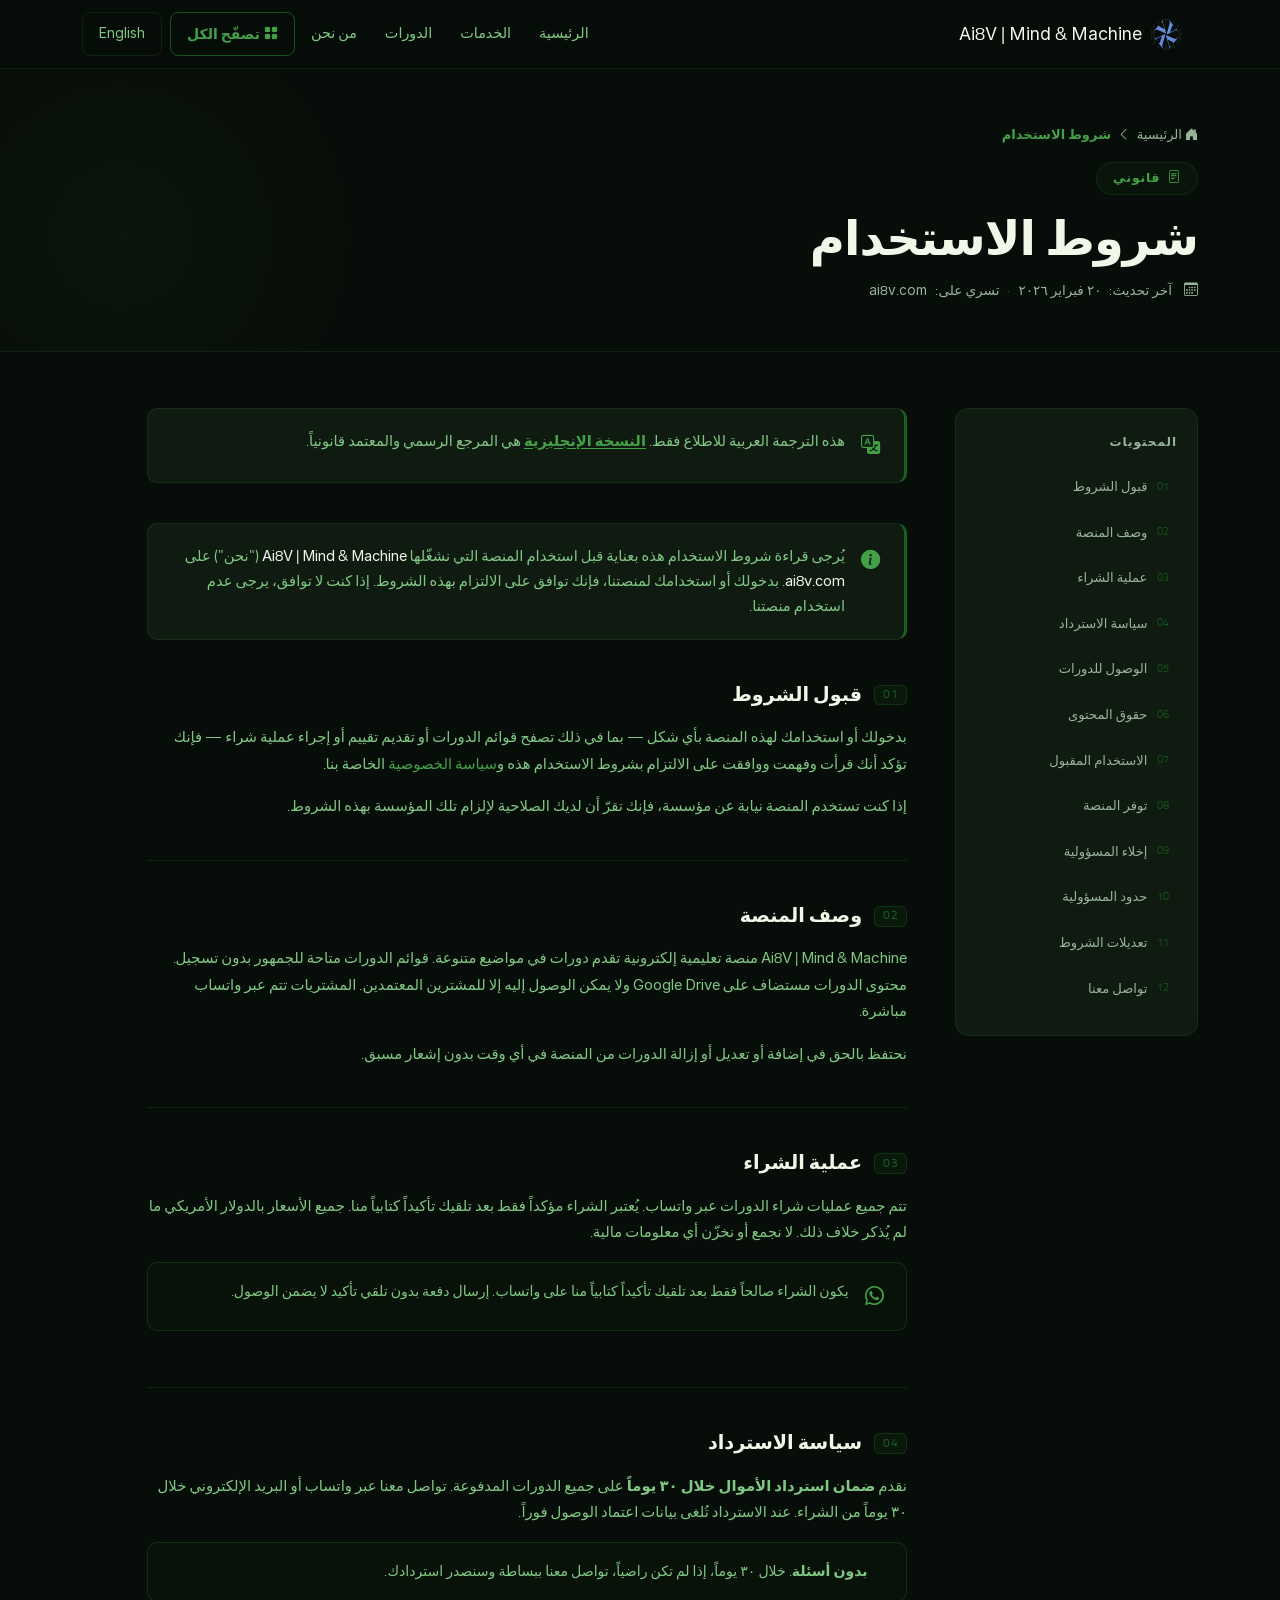
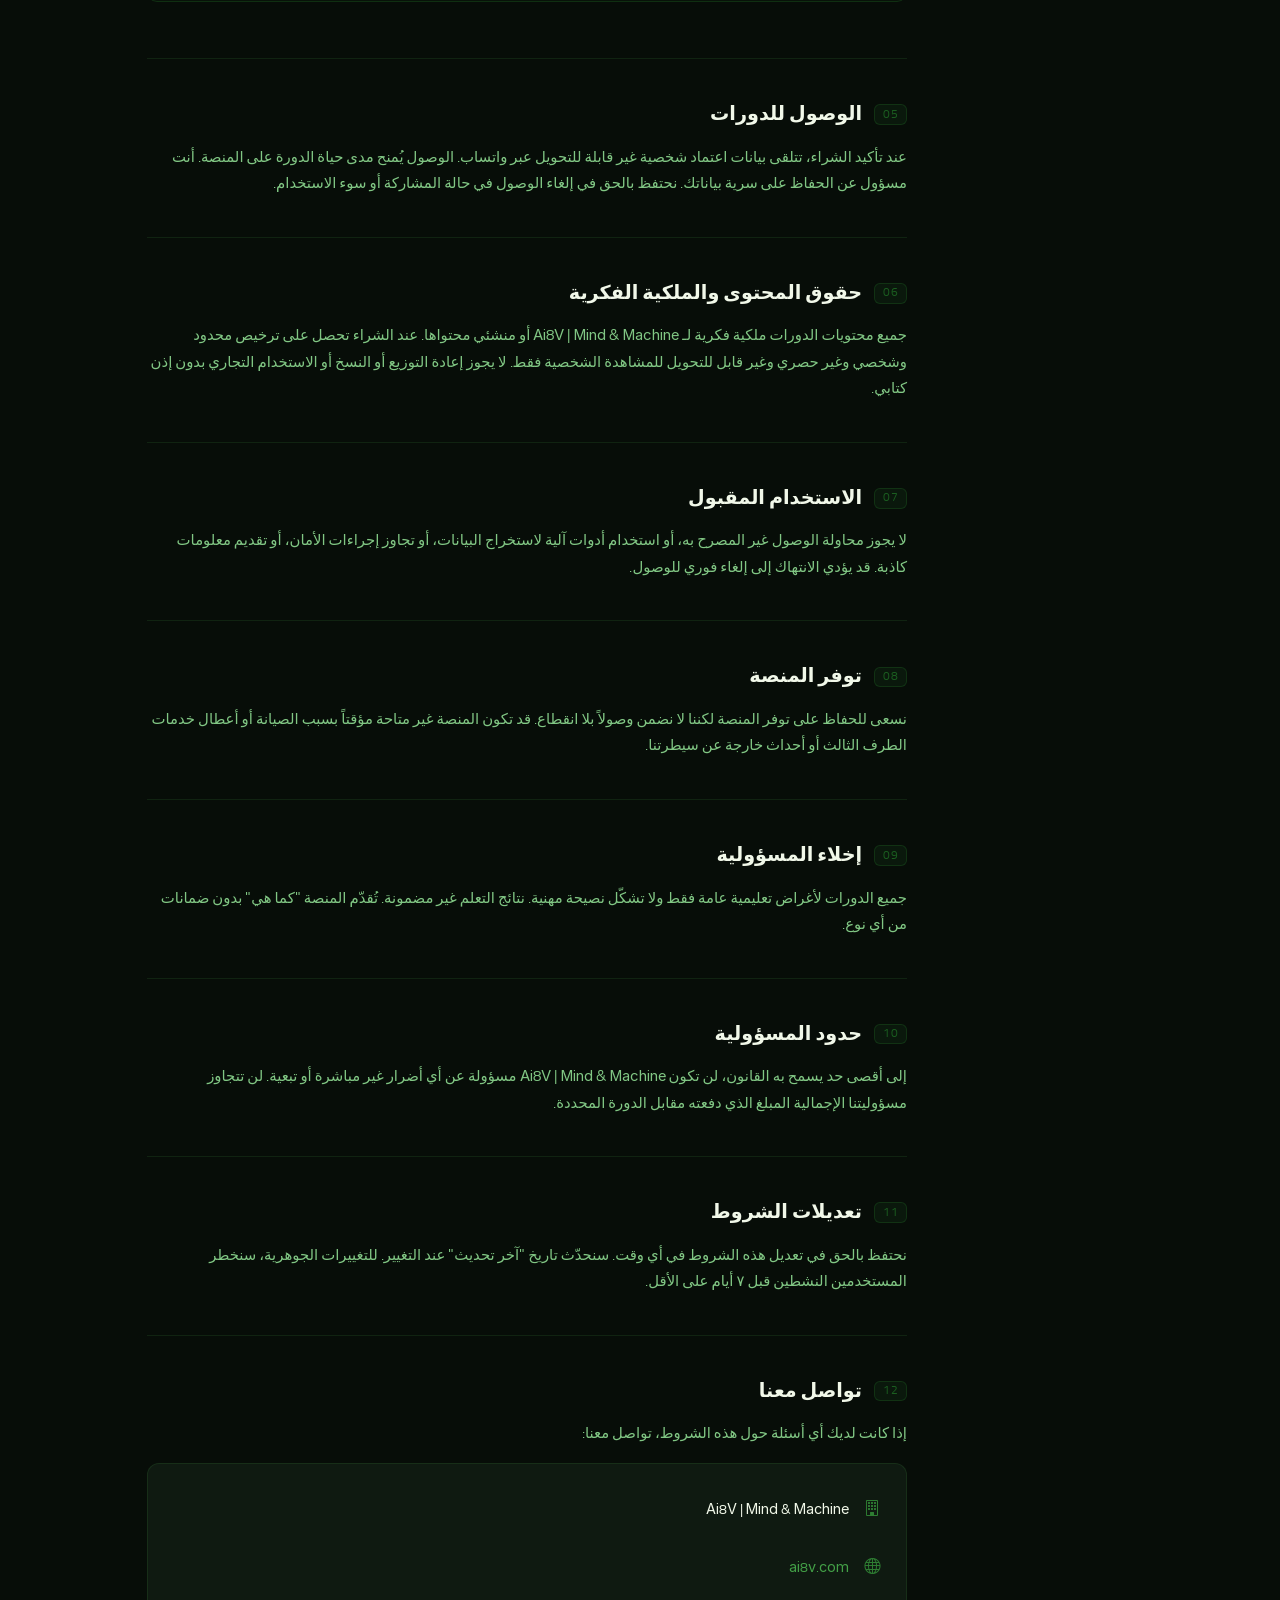
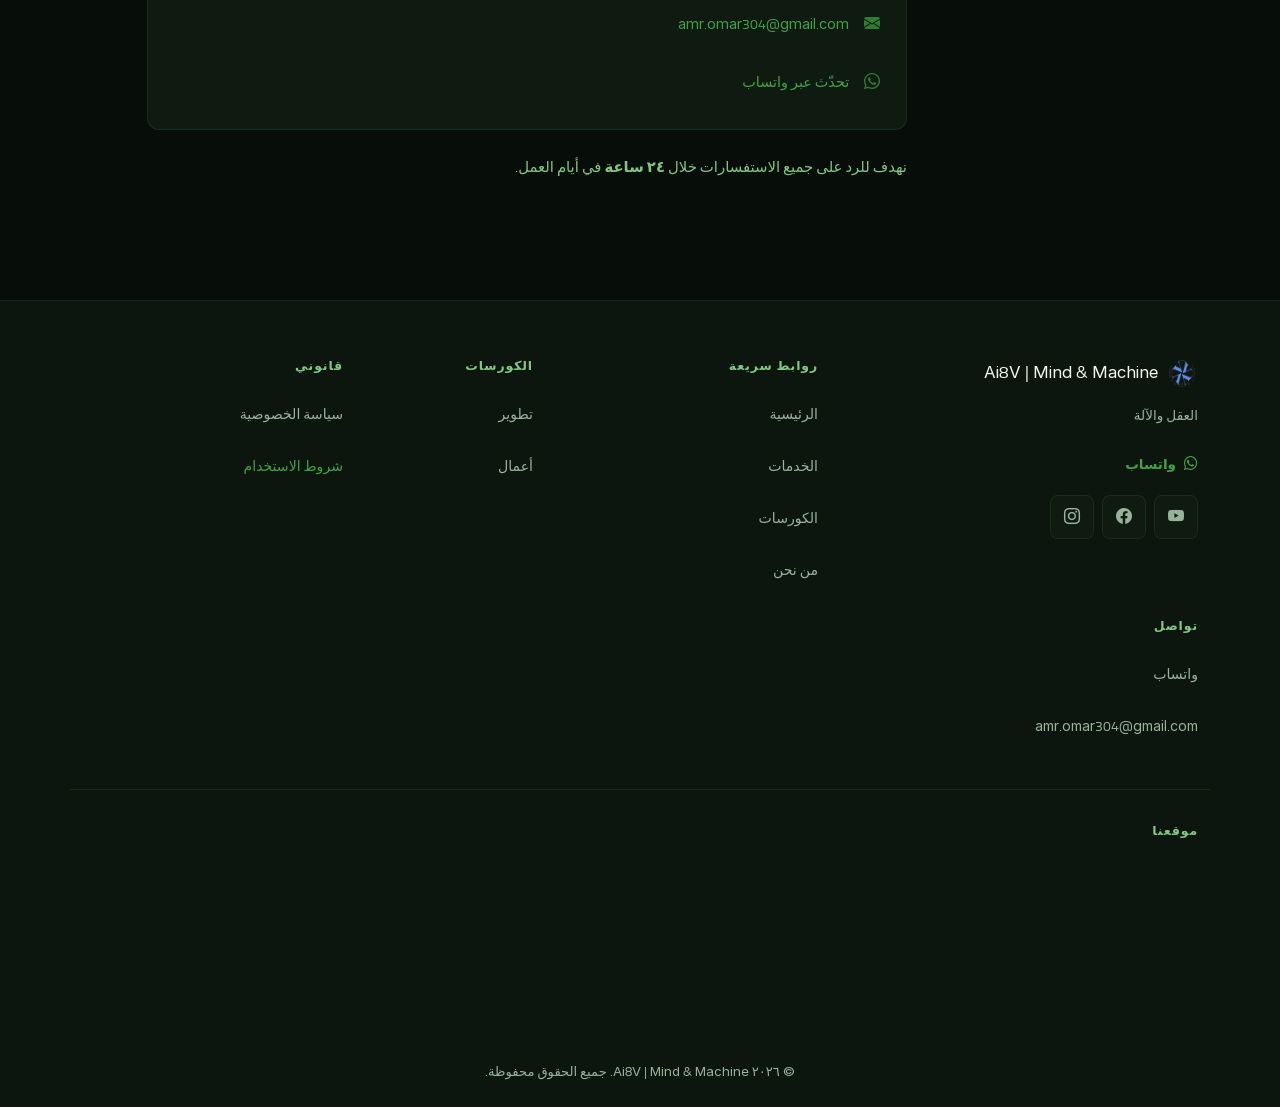
<file: ar/legal/terms.html>
<!DOCTYPE html>
<html lang="ar" dir="rtl" data-bs-theme="dark">

<head>
  <meta charset="utf-8">
  <meta name="viewport" content="width=device-width, initial-scale=1.0, shrink-to-fit=no">

  <title id="page-title">شروط الاستخدام — Ai8V | عقل وآلة</title>
  <meta name="description"
        id="page-desc"
        content="شروط استخدام منصة Ai8V — شروط الشراء، سياسة الاسترداد، حقوق المحتوى، وشروط الوصول لمنصتنا التعليمية.">
  <meta name="robots" content="index, follow">
  <link rel="canonical" id="page-canonical" href="https://ai8v.com/ar/legal/terms.html">

  <meta property="og:type"        content="website">
  <meta property="og:url"         id="og-url"       content="https://ai8v.com/ar/legal/terms.html">
  <meta property="og:title"       id="og-title"     content="شروط الاستخدام — Ai8V | عقل وآلة">
  <meta property="og:description" id="og-desc"      content="شروط استخدام منصة Ai8V — شروط الشراء وسياسة الاسترداد وحقوق المحتوى.">
  <meta property="og:image"       id="og-image"     content="https://ai8v.com/assets/img/og-image.png">
  <meta property="og:site_name"   id="og-site-name" content="Ai8V | عقل وآلة">

  <meta name="twitter:card"        content="summary_large_image">
  <meta name="twitter:title"       id="tw-title" content="شروط الاستخدام — Ai8V | عقل وآلة">
  <meta name="twitter:description" id="tw-desc"  content="شروط استخدام منصة Ai8V — شروط الشراء وسياسة الاسترداد وحقوق المحتوى.">
  <meta name="twitter:image"       id="tw-image" content="https://ai8v.com/assets/img/og-image.png">

  <link rel="alternate" hreflang="en"        id="hreflang-en"      href="https://ai8v.com/legal/terms.html">
  <link rel="alternate" hreflang="ar"        id="hreflang-ar"      href="https://ai8v.com/ar/legal/terms.html">
  <link rel="alternate" hreflang="x-default" id="hreflang-default" href="https://ai8v.com/legal/terms.html">

  <meta http-equiv="Content-Security-Policy"
        content="default-src 'none';
                 script-src 'self';
                 style-src 'self' https://cdn.jsdelivr.net;
                 font-src 'self' https://cdn.jsdelivr.net;
                 img-src 'self' data:;
                 connect-src 'self';
                 frame-src https://www.google.com https://maps.google.com;
                 form-action 'none';">

  <link rel="apple-touch-icon" type="image/png" sizes="180x180" href="/assets/img/fav180.png">
  <link rel="icon" type="image/png" sizes="32x32" href="/assets/img/fav32.png">
  <link rel="icon" type="image/png" sizes="32x32" href="/assets/img/fav32D.png" media="(prefers-color-scheme: dark)">
  <link rel="icon" type="image/png" sizes="16x16" href="/assets/img/fav16.png">
  <link rel="icon" type="image/png" sizes="16x16" href="/assets/img/fav16D.png" media="(prefers-color-scheme: dark)">

  <link rel="preload" href="/assets/fonts/inter-variable.woff2" as="font" type="font/woff2" crossorigin="anonymous">
  <link rel="preload" href="/assets/fonts/cairo-variable.woff2" as="font" type="font/woff2" crossorigin="anonymous">

  <link rel="stylesheet" href="/assets/bootstrap/css/bootstrap.min.css">
  <link rel="stylesheet" href="https://cdn.jsdelivr.net/npm/bootstrap-icons@1.13.1/font/bootstrap-icons.min.css">
  <link rel="stylesheet" href="/assets/css/courses.css">
  <link rel="stylesheet" href="/assets/css/components.css">
  <link rel="stylesheet" href="/assets/css/legal.css">
</head>

<body>

  <a href="#main-content" class="skip-link">تخطّي إلى المحتوى الرئيسي</a>

  <nav class="navbar navbar-expand-lg legal-navbar sticky-top" aria-label="التنقل الرئيسي">
    <div class="container">
      <a class="navbar-brand legal-brand" id="nav-brand-link" href="/ar/index.html">
        <span class="legal-brand-icon" aria-hidden="true">  
          <img src="/assets/img/logo-icon.png"
            srcset="/assets/img/logo-icon.png 1x, /assets/img/logo-icon-2x.png 2x"
            alt="" class="brand-logo" width="32" height="32" loading="lazy">
        </span>
        <span class="legal-brand-text" id="nav-brand-name"></span>
      </a>
      <button class="navbar-toggler border-0" type="button" data-bs-toggle="collapse" data-bs-target="#mainNav" aria-controls="mainNav" aria-expanded="false" aria-label="تبديل القائمة">
        <i class="bi bi-list fs-4 icon-em-500" aria-hidden="true"></i>
      </button>
      <div class="collapse navbar-collapse" id="mainNav">
        <ul class="navbar-nav me-auto align-items-lg-center gap-lg-1">
          <li class="nav-item"><a class="nav-link" href="/ar/index.html" data-nav-page="home">الرئيسية</a></li>
          <li class="nav-item"><a class="nav-link" href="/ar/services.html" data-nav-page="services">الخدمات</a></li>
          <li class="nav-item"><a class="nav-link" href="/ar/course/" data-nav-page="courses">الدورات</a></li>
          <li class="nav-item"><a class="nav-link" href="/ar/about.html" data-nav-page="about">من نحن</a></li>
          <li class="nav-item ms-lg-2">
            <a class="btn legal-btn-outline btn-sm px-3" href="/ar/course/" aria-label="تصفّح كل الدورات">
              <i class="bi bi-grid-fill ms-1" aria-hidden="true"></i>تصفّح الكل
            </a>
          </li>
        </ul>
        <div id="lang-switcher-slot" class="d-flex align-items-center"></div>
      </div>
    </div>
  </nav>

  <main id="main-content">

  <header class="legal-page-header">
    <div class="legal-header-glow" aria-hidden="true"></div>
    <div class="container legal-header-content">
      <nav aria-label="مسار التنقل" class="mb-3">
        <ol class="legal-breadcrumb">
          <li><a href="/ar/index.html"><i class="bi bi-house-fill ms-1" aria-hidden="true"></i>الرئيسية</a></li>
          <li aria-hidden="true"><i class="bi bi-chevron-left"></i></li>
          <li aria-current="page">شروط الاستخدام</li>
        </ol>
      </nav>
      <div class="legal-header-badge mb-3" aria-hidden="true"><i class="bi bi-file-text ms-2" aria-hidden="true"></i>قانوني</div>
      <h1 class="legal-header-title">شروط الاستخدام</h1>
      <p class="legal-header-meta">
        <i class="bi bi-calendar3 ms-1" aria-hidden="true"></i>
        آخر تحديث: <time datetime="2026-02-20">٢٠ فبراير ٢٠٢٦</time>
        <span class="legal-meta-sep" aria-hidden="true">·</span>
        تسري على: <span id="legal-domain-inline"></span>
      </p>
    </div>
  </header>

  <div class="container legal-layout">
      <div class="row g-5 justify-content-center">

        <div class="col-12 col-lg-3 d-none d-lg-block">
          <nav class="legal-toc" aria-label="جدول المحتويات">
            <p class="legal-toc-title">المحتويات</p>
            <ol class="legal-toc-list">
              <li><a href="#section-acceptance">قبول الشروط</a></li>
              <li><a href="#section-platform">وصف المنصة</a></li>
              <li><a href="#section-purchase">عملية الشراء</a></li>
              <li><a href="#section-refund">سياسة الاسترداد</a></li>
              <li><a href="#section-access">الوصول للدورات</a></li>
              <li><a href="#section-content-rights">حقوق المحتوى</a></li>
              <li><a href="#section-conduct">الاستخدام المقبول</a></li>
              <li><a href="#section-availability">توفر المنصة</a></li>
              <li><a href="#section-disclaimer">إخلاء المسؤولية</a></li>
              <li><a href="#section-liability">حدود المسؤولية</a></li>
              <li><a href="#section-changes">تعديلات الشروط</a></li>
              <li><a href="#section-contact">تواصل معنا</a></li>
            </ol>
          </nav>
        </div>

        <div class="col-12 col-lg-9">
          <article class="legal-article">

            <div class="legal-intro-note">
              <i class="bi bi-translate legal-intro-note-icon" aria-hidden="true"></i>
              <p>هذه الترجمة العربية للاطلاع فقط. <a href="/legal/terms.html">النسخة الإنجليزية</a> هي المرجع الرسمي والمعتمد قانونياً.</p>
            </div>

            <div class="legal-intro-note">
              <i class="bi bi-info-circle-fill legal-intro-note-icon" aria-hidden="true"></i>
              <p>يُرجى قراءة شروط الاستخدام هذه بعناية قبل استخدام المنصة التي نشغّلها <strong id="brand-inline-1"></strong> ("نحن") على <strong id="domain-inline-1"></strong>. بدخولك أو استخدامك لمنصتنا، فإنك توافق على الالتزام بهذه الشروط. إذا كنت لا توافق، يرجى عدم استخدام منصتنا.</p>
            </div>

            <section class="legal-section" id="section-acceptance" aria-labelledby="heading-acceptance">
              <h2 class="legal-section-heading" id="heading-acceptance"><span class="legal-section-num" aria-hidden="true">01</span>قبول الشروط</h2>
              <p>بدخولك أو استخدامك لهذه المنصة بأي شكل — بما في ذلك تصفح قوائم الدورات أو تقديم تقييم أو إجراء عملية شراء — فإنك تؤكد أنك قرأت وفهمت ووافقت على الالتزام بشروط الاستخدام هذه و<a href="/ar/legal/privacy.html">سياسة الخصوصية</a> الخاصة بنا.</p>
              <p>إذا كنت تستخدم المنصة نيابة عن مؤسسة، فإنك تقرّ أن لديك الصلاحية لإلزام تلك المؤسسة بهذه الشروط.</p>
            </section>

            <section class="legal-section" id="section-platform" aria-labelledby="heading-platform">
              <h2 class="legal-section-heading" id="heading-platform"><span class="legal-section-num" aria-hidden="true">02</span>وصف المنصة</h2>
              <p><strong id="brand-inline-3"></strong> منصة تعليمية إلكترونية تقدم دورات في مواضيع متنوعة. قوائم الدورات متاحة للجمهور بدون تسجيل. محتوى الدورات مستضاف على Google Drive ولا يمكن الوصول إليه إلا للمشترين المعتمدين. المشتريات تتم عبر واتساب مباشرة.</p>
              <p>نحتفظ بالحق في إضافة أو تعديل أو إزالة الدورات من المنصة في أي وقت بدون إشعار مسبق.</p>
            </section>

            <section class="legal-section" id="section-purchase" aria-labelledby="heading-purchase">
              <h2 class="legal-section-heading" id="heading-purchase"><span class="legal-section-num" aria-hidden="true">03</span>عملية الشراء</h2>
              <p>تتم جميع عمليات شراء الدورات عبر واتساب. يُعتبر الشراء مؤكداً فقط بعد تلقيك تأكيداً كتابياً منا. جميع الأسعار بالدولار الأمريكي ما لم يُذكر خلاف ذلك. لا نجمع أو نخزّن أي معلومات مالية.</p>
              <div class="legal-callout legal-callout--em">
                <i class="bi bi-whatsapp" aria-hidden="true"></i>
                <p>يكون الشراء صالحاً فقط بعد تلقيك تأكيداً كتابياً منا على واتساب. إرسال دفعة بدون تلقي تأكيد لا يضمن الوصول.</p>
              </div>
            </section>

            <section class="legal-section" id="section-refund" aria-labelledby="heading-refund">
              <h2 class="legal-section-heading" id="heading-refund"><span class="legal-section-num" aria-hidden="true">04</span>سياسة الاسترداد</h2>
              <p>نقدم <strong>ضمان استرداد الأموال خلال ٣٠ يوماً</strong> على جميع الدورات المدفوعة. تواصل معنا عبر واتساب أو البريد الإلكتروني خلال ٣٠ يوماً من الشراء. عند الاسترداد تُلغى بيانات اعتماد الوصول فوراً.</p>
              <div class="legal-callout legal-callout--em">
                <i class="bi bi-shield-check-fill" aria-hidden="true"></i>
                <p><strong>بدون أسئلة.</strong> خلال ٣٠ يوماً، إذا لم تكن راضياً، تواصل معنا ببساطة وسنصدر استردادك.</p>
              </div>
            </section>

            <section class="legal-section" id="section-access" aria-labelledby="heading-access">
              <h2 class="legal-section-heading" id="heading-access"><span class="legal-section-num" aria-hidden="true">05</span>الوصول للدورات</h2>
              <p>عند تأكيد الشراء، تتلقى بيانات اعتماد شخصية غير قابلة للتحويل عبر واتساب. الوصول يُمنح مدى حياة الدورة على المنصة. أنت مسؤول عن الحفاظ على سرية بياناتك. نحتفظ بالحق في إلغاء الوصول في حالة المشاركة أو سوء الاستخدام.</p>
            </section>

            <section class="legal-section" id="section-content-rights" aria-labelledby="heading-content-rights">
              <h2 class="legal-section-heading" id="heading-content-rights"><span class="legal-section-num" aria-hidden="true">06</span>حقوق المحتوى والملكية الفكرية</h2>
              <p>جميع محتويات الدورات ملكية فكرية لـ <strong id="brand-inline-4"></strong> أو منشئي محتواها. عند الشراء تحصل على ترخيص محدود وشخصي وغير حصري وغير قابل للتحويل للمشاهدة الشخصية فقط. لا يجوز إعادة التوزيع أو النسخ أو الاستخدام التجاري بدون إذن كتابي.</p>
            </section>

            <section class="legal-section" id="section-conduct" aria-labelledby="heading-conduct">
              <h2 class="legal-section-heading" id="heading-conduct"><span class="legal-section-num" aria-hidden="true">07</span>الاستخدام المقبول</h2>
              <p>لا يجوز محاولة الوصول غير المصرح به، أو استخدام أدوات آلية لاستخراج البيانات، أو تجاوز إجراءات الأمان، أو تقديم معلومات كاذبة. قد يؤدي الانتهاك إلى إلغاء فوري للوصول.</p>
            </section>

            <section class="legal-section" id="section-availability" aria-labelledby="heading-availability">
              <h2 class="legal-section-heading" id="heading-availability"><span class="legal-section-num" aria-hidden="true">08</span>توفر المنصة</h2>
              <p>نسعى للحفاظ على توفر المنصة لكننا لا نضمن وصولاً بلا انقطاع. قد تكون المنصة غير متاحة مؤقتاً بسبب الصيانة أو أعطال خدمات الطرف الثالث أو أحداث خارجة عن سيطرتنا.</p>
            </section>

            <section class="legal-section" id="section-disclaimer" aria-labelledby="heading-disclaimer">
              <h2 class="legal-section-heading" id="heading-disclaimer"><span class="legal-section-num" aria-hidden="true">09</span>إخلاء المسؤولية</h2>
              <p>جميع الدورات لأغراض تعليمية عامة فقط ولا تشكّل نصيحة مهنية. نتائج التعلم غير مضمونة. تُقدّم المنصة "كما هي" بدون ضمانات من أي نوع.</p>
            </section>

            <section class="legal-section" id="section-liability" aria-labelledby="heading-liability">
              <h2 class="legal-section-heading" id="heading-liability"><span class="legal-section-num" aria-hidden="true">10</span>حدود المسؤولية</h2>
              <p>إلى أقصى حد يسمح به القانون، لن تكون <strong id="brand-inline-6"></strong> مسؤولة عن أي أضرار غير مباشرة أو تبعية. لن تتجاوز مسؤوليتنا الإجمالية المبلغ الذي دفعته مقابل الدورة المحددة.</p>
            </section>

            <section class="legal-section" id="section-changes" aria-labelledby="heading-changes">
              <h2 class="legal-section-heading" id="heading-changes"><span class="legal-section-num" aria-hidden="true">11</span>تعديلات الشروط</h2>
              <p>نحتفظ بالحق في تعديل هذه الشروط في أي وقت. سنحدّث تاريخ "آخر تحديث" عند التغيير. للتغييرات الجوهرية، سنخطر المستخدمين النشطين قبل ٧ أيام على الأقل.</p>
            </section>

            <section class="legal-section legal-section--last" id="section-contact" aria-labelledby="heading-contact">
              <h2 class="legal-section-heading" id="heading-contact"><span class="legal-section-num" aria-hidden="true">12</span>تواصل معنا</h2>
              <p>إذا كانت لديك أي أسئلة حول هذه الشروط، تواصل معنا:</p>
              <div class="legal-contact-block">
                <div class="legal-contact-row"><i class="bi bi-building" aria-hidden="true"></i><span><strong id="brand-inline-2"></strong></span></div>
                <div class="legal-contact-row"><i class="bi bi-globe" aria-hidden="true"></i><span><a id="domain-link" href="#"></a></span></div>
                <div class="legal-contact-row"><i class="bi bi-envelope-fill" aria-hidden="true"></i><span><a id="contact-email-link" href="mailto:amr.omar304@gmail.com"><span class="email-text" id="contact-email-text">amr.omar304@gmail.com</span></a></span></div>
                <div class="legal-contact-row"><i class="bi bi-whatsapp" aria-hidden="true"></i><span><a id="contact-whatsapp-link" href="#" target="_blank" rel="noopener noreferrer" aria-label="تحدّث عبر واتساب">تحدّث عبر واتساب</a></span></div>
              </div>
              <p class="mt-4">نهدف للرد على جميع الاستفسارات خلال <strong>٢٤ ساعة</strong> في أيام العمل.</p>
            </section>

          </article>
        </div>
      </div>
    </div>
  </main>

  <footer class="legal-footer" role="contentinfo">
    <div class="container">
      <div class="row g-4 legal-footer-top">
        <div class="col-12 col-md-4">
          <div class="legal-footer-brand mb-3">
            <span class="site-brand-icon ms-2" aria-hidden="true">
              <img src="/assets/img/logo-icon.png"
                  srcset="/assets/img/logo-icon.png 1x, /assets/img/logo-icon-2x.png 2x"
                  alt="" class="brand-logo" width="28" height="28" loading="lazy">
            </span>
            <span id="footer-brand-name"></span>
          </div>
          <p class="legal-footer-tagline" id="footer-tagline">العقل والآلة</p>
          <a id="footer-whatsapp-link" href="#" target="_blank" rel="noopener noreferrer" class="legal-footer-social-link" aria-label="تواصل معنا عبر واتساب"><i class="bi bi-whatsapp ms-2" aria-hidden="true"></i>واتساب</a>
          <div id="footer-social-links" class="footer-social-icons mt-2"></div>
        </div>
        <div class="col-6 col-md-2 offset-md-1">
          <p class="legal-footer-col-title" id="footer-heading-quicklinks">روابط سريعة</p>
          <ul class="legal-footer-links">
            <li><a id="footer-link-home" href="/ar/index.html"><span id="footer-link-home-text">الرئيسية</span></a></li>
            <li><a id="footer-link-services" href="/ar/services.html"><span id="footer-link-services-text">الخدمات</span></a></li>
            <li><a id="footer-link-courses" href="/ar/course/"><span id="footer-link-courses-text">الكورسات</span></a></li>
            <li><a id="footer-link-about" href="/ar/about.html"><span id="footer-link-about-text">من نحن</span></a></li>
          </ul>
        </div>
        <div class="col-6 col-md-2">
          <p class="legal-footer-col-title" id="footer-heading-products">الكورسات</p>
          <ul class="legal-footer-links" id="footer-categories"></ul>
        </div>
        <div class="col-6 col-md-2">
          <p class="legal-footer-col-title" id="footer-heading-legal">قانوني</p>
          <ul class="legal-footer-links">
            <li><a id="footer-link-privacy" href="/ar/legal/privacy.html"><span class="footer-link-text">سياسة الخصوصية</span></a></li>
            <li><a id="footer-link-terms" href="/ar/legal/terms.html"><span class="footer-link-text">شروط الاستخدام</span></a></li>
          </ul>
        </div>
        <div class="col-6 col-md-2">
          <p class="legal-footer-col-title" id="footer-heading-contact">التواصل</p>
          <ul class="legal-footer-links">
            <li>
              <a id="footer-whatsapp-link-2"
                href="#"
                target="_blank"
                rel="noopener noreferrer"
                aria-label="تواصل معنا عبر واتساب">واتساب</a>
            </li>
            <li>
              <a id="footer-email-link"
                href="mailto:amr.omar304@gmail.com"><span class="email-text">amr.omar304@gmail.com</span></a>
            </li>
          </ul>
        </div>
      </div>
      <!-- الخريطة -->
      <div class="row g-4 mt-2">
        <div class="col-12 col-md-6 col-lg-4 ms-auto" id="footer-map-slot" data-heading-class="legal-footer-col-title"></div>
      </div>
      <div class="legal-footer-bottom"><span id="footer-copyright"></span></div>
    </div>
  </footer>

  <script src="/assets/bootstrap/js/bootstrap.min.js" defer></script>
  <script src="/assets/js/utils.js"        defer></script>
  <script src="/assets/js/courses-data.js" defer></script>
  <script src="/assets/js/shared-page.js"  defer></script>
  <script src="/assets/js/legal-app.js"    defer></script>

</body>

</html>
</file>
<file: assets/css/courses.css>
/* ═══════════════════════════════════════════════════════════════
   courses.css — Master Variables + Catalog Styles
   All CSS custom properties defined here.
   Loaded first on every page.
   ═══════════════════════════════════════════════════════════════ */

/* ─────────────────────────────────────────
   FONTS
───────────────────────────────────────── */

@font-face {
font-family: 'Inter';
src: url('/assets/fonts/inter-variable.woff2') format('woff2');
font-weight: 100 900;
font-style: normal;
font-display: swap;
unicode-range: U+0000-00FF, U+0131, U+0152-0153, U+02BB-02BC, U+02C6,
U+02DA, U+02DC, U+0304, U+0308, U+0329, U+2000-206F,
U+2074, U+20AC, U+2122, U+2191, U+2193, U+2212, U+2215,
U+FEFF, U+FFFD;
}

@font-face {
font-family: 'Cairo';
src: url('/assets/fonts/cairo-variable.woff2') format('woff2');
font-weight: 200 1000;
font-style: normal;
font-display: swap;
unicode-range: U+0600-06FF, U+0750-077F, U+0870-088E, U+0890-0891,
U+0898-08E1, U+08E3-08FF, U+200C-200E, U+2010-2011,
U+204F, U+2E41, U+FB50-FDFF, U+FE70-FE74, U+FE76-FEFC,
U+0020-0040, U+005B-0060, U+007B-007E, U+00A0, U+00AB,
U+00B0, U+00B7, U+00BB, U+00D7, U+00F7, U+2000-206F,
U+2190-2199, U+2212, U+FEFF;
}

/* ─────────────────────────────────────────
   CUSTOM PROPERTIES
───────────────────────────────────────── */

:root {
  --font-base: 'Inter', system-ui, -apple-system, sans-serif;
  --bg-deep: #070d08;
  --bg-card: #0f1a11;
  --bg-surface: #142018;
  --bg-hover: #1a2a1e;
  --bg-input: #0a120b;
  --bg-primary: #070d08;
  --bg-secondary: #0c160e;
  --bg-elevated: #0f1a11;
  --emerald-400: #43a047;
  --emerald-500: #2e7d32;
  --emerald-600: #1b5e20;
  --emerald-700: #145218;
  --em-300: #a5d6a7;
  --em-400: #43a047;
  --em-500: #2e7d32;
  --em-600: #1b5e20;
  --em-700: #145218;
  --em-800: rgba(30, 100, 35, 0.35);
  --em-900: rgba(30, 100, 35, 0.15);
  --teal-400: #8bc34a;
  --teal-500: #7cb342;
  --teal-600: #689f38;
  --teal-700: #558b2f;
  --teal-800: rgba(120, 170, 50, 0.35);
  --cyan-400: #26a69a;
  --cyan-500: #009688;
  --cyan-600: #00897b;
  --cyan-800: rgba(0, 150, 136, 0.3);
  --gold-400: #e9c452;
  --gold-500: #e2b340;
  --gold-600: #c99b2d;
  --gold-900: rgba(200, 160, 40, 0.12);
  --text-primary: #f1f8e9;
  --text-secondary: #81c784;
  --text-muted: #98b39b;
  --text-dim: #90b894;
  --border-subtle: rgba(67, 160, 71, 0.15);
  --border-glow: rgba(67, 160, 71, 0.3);
  --border-color: rgba(67, 160, 71, 0.15);
  --glow-sm: 0 0 8px rgba(67, 160, 71, 0.15);
  --glow-md: 0 0 16px rgba(67, 160, 71, 0.2);
  --glow-lg: 0 0 32px rgba(67, 160, 71, 0.25);
  --glow-xl: 0 0 48px rgba(67, 160, 71, 0.3);
  --radius-sm: 8px;
  --radius-md: 12px;
  --radius-lg: 16px;
  --radius-xl: 20px;
  --speed-fast: 0.15s;
  --speed-normal: 0.3s;
  --transition-fast: 0.15s ease;
  --transition-base: 0.3s ease;
  --ease-smooth: cubic-bezier(0.4, 0, 0.2, 1);
  --ease-bounce: cubic-bezier(0.34, 1.56, 0.64, 1);
  --z-skip: 9999;
  --z-fab: 1045;
  --z-offcanvas: 1050;
  --z-toast: 1060;
  --touch-min: 44px;
}

/* Arabic language font override */

:root:lang(ar) {
  --font-base: 'Cairo', 'Inter', system-ui, -apple-system, sans-serif;
}

/* ─────────────────────────────────────────
   GLOBAL RESETS
───────────────────────────────────────── */

*, *::before, *::after {
  box-sizing: border-box;
}

body {
  margin: 0;
  padding: 0;
  font-family: var(--font-base);
  background-color: var(--bg-deep);
  color: var(--text-primary);
  line-height: 1.6;
  -webkit-font-smoothing: antialiased;
  -moz-osx-font-smoothing: grayscale;
}

/* ─────────────────────────────────────────
   FOCUS VISIBLE
───────────────────────────────────────── */

:focus-visible {
  outline: 2px solid var(--emerald-400);
  outline-offset: 2px;
}

:focus:not(:focus-visible) {
  outline: none;
}

/* ─────────────────────────────────────────
   SKIP LINK
───────────────────────────────────────── */

.skip-link {
  position: fixed;
  top: -100%;
  inset-inline-start: 1rem;
  z-index: var(--z-skip);
  padding: 0.75rem 1.5rem;
  background: var(--emerald-500);
  color: #fff;
  border-radius: var(--radius-sm);
  font-weight: 600;
  text-decoration: none;
  transition: top var(--speed-fast) ease;
}

.skip-link:focus {
  top: 1rem;
}

/* ─────────────────────────────────────────
   SCROLLBAR
───────────────────────────────────────── */

::-webkit-scrollbar {
  width: 8px;
  height: 8px;
}

::-webkit-scrollbar-track {
  background: var(--bg-deep);
}

::-webkit-scrollbar-thumb {
  background: var(--emerald-700);
  border-radius: 4px;
}

::-webkit-scrollbar-thumb:hover {
  background: var(--emerald-600);
}

/* ─────────────────────────────────────────
   SKELETON PLACEHOLDER
───────────────────────────────────────── */

.skeleton {
  background: linear-gradient( 90deg, var(--bg-card) 25%, var(--bg-surface) 50%, var(--bg-card) 75% );
  background-size: 300% 100%;
  animation: shimmer 1.8s ease-in-out infinite;
  border-radius: var(--radius-sm);
}

@keyframes shimmer {
  0% {
    background-position: 100% 0;
  }
  100% {
    background-position: -100% 0;
  }
}

@media (prefers-reduced-motion: reduce) {
  .skeleton {
    animation: none;
  }
}

.skeleton-text {
  height: 1rem;
  margin-bottom: 0.5rem;
}

.skeleton-text-sm {
  height: 0.75rem;
  margin-bottom: 0.4rem;
}

.skeleton-title {
  height: 1.4rem;
  width: 60%;
  margin-bottom: 0.75rem;
}

.skeleton-img {
  aspect-ratio: 16 / 9;
  width: 100%;
}

.skeleton-circle {
  width: 3rem;
  height: 3rem;
  border-radius: 50%;
}

.skeleton-btn {
  height: var(--touch-min);
  width: 120px;
  border-radius: var(--radius-sm);
}

/* ─────────────────────────────────────────
   LANGUAGE SWITCHER
───────────────────────────────────────── */

.lang-switcher {
  display: inline-flex;
  align-items: center;
  justify-content: center;
  min-height: var(--touch-min);
  padding: 0.4rem 1rem;
  font-family: var(--font-base);
  font-size: 0.875rem;
  font-weight: 600;
  color: var(--text-secondary);
  background: transparent;
  border: 1px solid var(--border-subtle);
  border-radius: var(--radius-sm);
  text-decoration: none;
  cursor: pointer;
  transition: color var(--transition-fast), background-color var(--transition-fast), border-color var(--transition-fast);
  white-space: nowrap;
}

.lang-switcher:hover, .lang-switcher:focus-visible {
  color: var(--text-primary);
  background: var(--bg-hover);
  border-color: var(--border-glow);
  text-decoration: none;
}

@media (max-width: 991.98px) {
  #lang-switcher-slot {
    margin-top: 0.75rem;
    padding-top: 0.75rem;
    border-top: 1px solid var(--border-subtle);
    width: 100%;
  }
}

@media (max-width: 991.98px) {
  #lang-switcher-slot .lang-switcher {
    width: 100%;
    justify-content: center;
  }
}

/* ─────────────────────────────────────────
   CATALOG — Page Header
───────────────────────────────────────── */

.page-container {
  max-width: 1200px;
  margin: 0 auto;
  padding: 0 1rem;
}

.page-header {
  position: relative;
  padding: 2.5rem 1.5rem 2rem;
  border-bottom: 1px solid var(--border-subtle);
  background: var(--bg-primary);
  overflow: hidden;
}

.page-header::before {
  content: '';
  position: absolute;
  inset-block-start: -40%;
  inset-inline-start: 50%;
  transform: translateX(-50%);
  width: 600px;
  height: 600px;
  background: radial-gradient(ellipse, rgba(46, 125, 50, 0.07) 0%, transparent 65%);
  pointer-events: none;
  z-index: 0;
}

[dir="rtl"] .page-header::before {
  transform: translateX(50%);
}

.page-header > * {
  position: relative;
  z-index: 1;
}

.page-header-inner {
  max-width: 1200px;
  margin: 0 auto;
  display: flex;
  flex-wrap: wrap;
  align-items: center;
  justify-content: space-between;
  gap: 0.75rem;
}

.page-header .breadcrumb-nav {
  width: 100%;
  margin-bottom: 0.75rem;
}

.page-header .breadcrumb-nav ol {
  list-style: none;
  padding: 0;
  margin: 0;
  display: flex;
  flex-wrap: wrap;
  align-items: center;
  gap: 0.4rem;
  font-size: 0.85rem;
  color: var(--text-muted);
}

.page-header .breadcrumb-nav .breadcrumb-item + .breadcrumb-item {
  display: flex;
  align-items: center;
}

.page-header .breadcrumb-nav .breadcrumb-item + .breadcrumb-item::before {
  content: '\f285';
  font-family: 'bootstrap-icons';
  font-size: 0.55rem;
  color: var(--text-dim);
  padding-inline-end: 0.5rem;
  display: inline-flex;
  align-items: center;
  line-height: 1;
}

[dir="rtl"] .page-header .breadcrumb-nav .breadcrumb-item + .breadcrumb-item::before {
  content: '\f284';
}

.page-header .breadcrumb-nav .breadcrumb-item {
  display: flex;
  align-items: center;
}

.page-header .breadcrumb-nav a {
  color: var(--text-muted);
  text-decoration: none;
  transition: color var(--transition-fast);
  display: inline-flex;
  align-items: center;
  gap: 0.3rem;
}

.page-header .breadcrumb-nav a:hover {
  color: var(--emerald-400);
}

.page-header .breadcrumb-nav .breadcrumb-item.active, .page-header .breadcrumb-nav .breadcrumb-item[aria-current="page"] {
  color: var(--emerald-400);
  font-weight: 600;
}

.page-title {
  font-size: clamp(1.6rem, 4vw, 2.2rem);
  font-weight: 800;
  margin: 0;
  line-height: 1.3;
  color: var(--text-primary);
  letter-spacing: -0.01em;
}

.page-header-lang {
  margin-inline-start: auto;
}

@media (max-width: 767.98px) {
  .page-header {
    padding: 2rem 1rem 1.5rem;
  }
}

/* ─────────────────────────────────────────
   CATALOG — Toolbar
───────────────────────────────────────── */

.toolbar {
  display: flex;
  flex-wrap: wrap;
  align-items: center;
  gap: 1rem;
  padding: 1rem 1.5rem;
  max-width: 1200px;
  margin: 0 auto;
}

.toolbar-results {
  font-size: 0.9rem;
  color: var(--text-muted);
  flex: 1 1 auto;
}

.toolbar-search {
  position: relative;
  flex: 0 1 300px;
}

.toolbar-search input {
  width: 100%;
  padding: 0.6rem 1rem;
  padding-inline-start: 2.5rem;
  background: var(--bg-input);
  border: 1px solid var(--border-subtle);
  border-radius: var(--radius-sm);
  color: var(--text-primary);
  font-family: var(--font-base);
  font-size: 0.9rem;
  min-height: var(--touch-min);
  transition: border-color var(--transition-fast);
}

.toolbar-search input:focus {
  border-color: var(--emerald-400);
}

.toolbar-search .search-icon {
  position: absolute;
  inset-inline-start: 0.75rem;
  top: 50%;
  transform: translateY(-50%);
  color: var(--text-muted);
  pointer-events: none;
}

.toolbar-sort {
  position: relative;
}

.toolbar-sort .sort-btn {
  display: inline-flex;
  align-items: center;
  gap: 0.5rem;
  padding: 0.6rem 1rem;
  background: var(--bg-input);
  border: 1px solid var(--border-subtle);
  border-radius: var(--radius-sm);
  color: var(--text-primary);
  font-family: var(--font-base);
  font-size: 0.9rem;
  cursor: pointer;
  min-height: var(--touch-min);
  transition: border-color var(--transition-fast);
}

.toolbar-sort .sort-btn:hover, .toolbar-sort .sort-btn:focus-visible {
  border-color: var(--emerald-400);
}

.toolbar-sort .sort-menu {
  position: absolute;
  inset-inline-end: 0;
  top: 100%;
  margin-top: 0.25rem;
  min-width: 200px;
  background: var(--bg-card);
  border: 1px solid var(--border-subtle);
  border-radius: var(--radius-md);
  box-shadow: var(--glow-md);
  padding: 0.5rem 0;
  z-index: 20;
  display: none;
}

.toolbar-sort .sort-menu.show {
  display: block;
}

.toolbar-sort .sort-option {
  display: block;
  width: 100%;
  padding: 0.5rem 1rem;
  background: none;
  border: none;
  color: var(--text-primary);
  font-family: var(--font-base);
  font-size: 0.875rem;
  text-align: inherit;
  cursor: pointer;
  min-height: var(--touch-min);
  transition: background var(--transition-fast);
}

.toolbar-sort .sort-option:hover, .toolbar-sort .sort-option:focus-visible {
  background: var(--bg-hover);
}

.toolbar-sort .sort-option[aria-selected="true"] {
  color: var(--emerald-400);
  font-weight: 600;
}

/* ─────────────────────────────────────────
   CATALOG — Filter Panel
───────────────────────────────────────── */

.filters-panel {
  padding: 1.25rem;
}

.filters-title {
  font-size: 1.05rem;
  font-weight: 800;
  margin: 0 0 1.25rem;
  color: var(--text-primary);
  display: flex;
  align-items: center;
  gap: 0.5rem;
  padding-bottom: 0.75rem;
  border-bottom: 1px solid var(--border-subtle);
}

.filter-section {
  margin-bottom: 1.25rem;
  padding-bottom: 1.25rem;
  border-bottom: 1px solid var(--border-subtle);
}

.filter-section:last-of-type {
  border-bottom: none;
  margin-bottom: 0;
  padding-bottom: 0;
}

.filter-section h3 {
  font-size: 0.78rem;
  font-weight: 700;
  color: var(--text-muted);
  text-transform: uppercase;
  letter-spacing: 0.06em;
  margin: 0 0 0.65rem;
}

.filter-item {
  display: flex;
  align-items: center;
  gap: 0.6rem;
  padding: 0.45rem 0.6rem;
  border-radius: var(--radius-sm);
  cursor: pointer;
  min-height: var(--touch-min);
  transition: background var(--transition-fast);
}

.filter-item:hover {
  background: var(--bg-hover);
}

.filter-item.disabled {
  opacity: 0.35;
  pointer-events: none;
}

.filter-item input[type="checkbox"], .filter-item input[type="radio"] {
  accent-color: var(--emerald-400);
  width: 18px;
  height: 18px;
  cursor: pointer;
  flex-shrink: 0;
}

.filter-item label {
  flex: 1;
  cursor: pointer;
  font-size: 0.88rem;
  color: var(--text-primary);
  line-height: 1.4;
}

.filter-count {
  font-size: 0.75rem;
  font-weight: 600;
  color: var(--text-dim);
  background: var(--bg-surface);
  border: 1px solid var(--border-subtle);
  padding: 0.1rem 0.5rem;
  border-radius: 100px;
  margin-inline-start: auto;
  min-width: 1.5rem;
  text-align: center;
}

.rating-label {
  color: var(--gold-400);
  display: flex;
  align-items: center;
  gap: 0.3rem;
}

.rating-label .bi-star-fill {
  color: var(--gold-400);
  font-size: 0.82rem;
}

.rating-label .bi-star {
  color: var(--text-dim);
  font-size: 0.82rem;
}

/* ─────────────────────────────────────────
   CATALOG — Course Cards
───────────────────────────────────────── */

.courses-grid {
  display: grid;
  grid-template-columns: repeat(auto-fill, minmax(300px, 1fr));
  gap: 1.5rem;
  padding: 1.5rem;
  max-width: 1200px;
  margin: 0 auto;
}

.course-card {
  background: var(--bg-card);
  border: 1px solid var(--border-subtle);
  border-radius: var(--radius-lg);
  overflow: hidden;
  transition: transform var(--transition-base), box-shadow var(--transition-base), border-color var(--transition-base);
  animation: cardIn 0.4s var(--ease-smooth) both;
}

.course-card:hover {
  transform: translateY(-4px);
  box-shadow: var(--glow-md);
  border-color: var(--border-glow);
}

@keyframes cardIn {
  from {
    opacity: 0;
    transform: translateY(16px);
  }
  to {
    opacity: 1;
    transform: translateY(0);
  }
}

@media (prefers-reduced-motion: reduce) {
  .course-card {
    animation: none;
  }
}

.course-card-img {
  width: 100%;
  height: auto;
  aspect-ratio: 16 / 9;
  object-fit: cover;
  display: block;
}

.course-card-body {
  padding: 1.15rem 1.25rem;
  display: flex;
  flex-direction: column;
  flex: 1;
}

.course-card-category {
  display: inline-block;
  font-size: 0.75rem;
  font-weight: 600;
  text-transform: uppercase;
  letter-spacing: 0.05em;
  padding: 0.2rem 0.6rem;
  border-radius: 999px;
  margin-bottom: 0.5rem;
}

.course-card-category--emerald {
  background: var(--em-900);
  color: var(--em-300);
  border: 1px solid var(--em-800);
}

.course-card-category--teal {
  background: rgba(120, 170, 50, 0.12);
  color: var(--teal-400);
  border: 1px solid var(--teal-800);
}

.course-card-category--cyan {
  background: rgba(0, 150, 136, 0.12);
  color: var(--cyan-400);
  border: 1px solid var(--cyan-800);
}

.course-card-category--gold {
  background: var(--gold-900);
  color: var(--gold-400);
  border: 1px solid rgba(200, 160, 40, 0.25);
}

.course-card-title {
  font-size: 1.05rem;
  font-weight: 700;
  margin: 0 0 0.5rem;
  line-height: 1.4;
  color: var(--text-primary);
}

.course-card-desc {
  font-size: 0.875rem;
  color: var(--text-muted);
  margin: 0 0 0.75rem;
  display: -webkit-box;
  line-clamp: 2;
  -webkit-line-clamp: 2;
  -webkit-box-orient: vertical;
  overflow: hidden;
}

.course-card-meta {
  display: flex;
  flex-wrap: wrap;
  gap: 0.5rem 0.75rem;
  font-size: 0.8rem;
  color: var(--text-muted);
  margin-bottom: 0.75rem;
  margin-top: auto;
  padding-top: 0.5rem;
}

.course-card-meta-item {
  display: inline-flex;
  align-items: center;
  gap: 0.3rem;
}

.course-card-meta-item i {
  color: var(--emerald-600);
  font-size: 0.78rem;
}

.course-card-meta-item .bi-star-fill {
  color: var(--gold-400);
}

.course-card-stars {
  display: inline-flex;
  align-items: center;
  gap: 1px;
  color: var(--gold-400);
  font-size: 0.8rem;
}

.course-card-footer {
  display: flex;
  align-items: center;
  justify-content: space-between;
  padding-top: 0.85rem;
  margin-top: 0.5rem;
  border-top: 1px solid var(--border-subtle);
}

.course-card-price {
  font-size: 1.1rem;
  font-weight: 700;
  color: var(--text-primary);
}

.course-card-price--free {
  color: var(--emerald-400);
}

.course-card-btn {
  display: inline-flex;
  align-items: center;
  justify-content: center;
  min-height: var(--touch-min);
  padding: 0.5rem 1.25rem;
  font-size: 0.875rem;
  font-weight: 600;
  color: #fff;
  background: var(--emerald-500);
  border: none;
  border-radius: var(--radius-sm);
  text-decoration: none;
  cursor: pointer;
  transition: background var(--transition-fast);
}

.course-card-btn:hover, .course-card-btn:focus-visible {
  background: var(--emerald-400);
  color: #fff;
  text-decoration: none;
}

/* ── Card badge positioning (absolute over image) ── */

.course-card-category {
  position: absolute;
  top: 0.75rem;
  inset-inline-start: 0.75rem;
  z-index: 1;
}

/* ── Catalog inline toolbar classes (used by HTML + JS) ── */

.results-text {
  font-size: 0.88rem;
  color: var(--text-muted);
  flex: 1 1 auto;
  font-weight: 500;
}

.search-input {
  width: 100%;
  max-width: 240px;
  padding: 0.6rem 1rem;
  background: var(--bg-input);
  border: 1px solid var(--border-subtle);
  border-radius: var(--radius-sm);
  color: var(--text-primary);
  font-family: var(--font-base);
  font-size: 0.9rem;
  min-height: var(--touch-min);
  transition: border-color var(--transition-fast);
}

.search-input:focus {
  border-color: var(--emerald-400);
  outline: none;
}

.search-input::placeholder {
  color: var(--text-muted);
}

.sort-toggle {
  display: inline-flex;
  align-items: center;
  gap: 0.5rem;
  padding: 0.6rem 1rem;
  background: var(--bg-input);
  border: 1px solid var(--border-subtle);
  border-radius: var(--radius-sm);
  color: var(--text-primary);
  font-family: var(--font-base);
  font-size: 0.9rem;
  cursor: pointer;
  min-height: var(--touch-min);
  transition: border-color var(--transition-fast);
}

.sort-toggle:hover, .sort-toggle:focus-visible {
  border-color: var(--emerald-400);
}

.sort-menu {
  background: var(--bg-card) !important;
  border: 1px solid var(--border-subtle) !important;
  border-radius: var(--radius-md) !important;
  box-shadow: var(--glow-md);
  padding: 0.5rem 0;
}

.sort-menu .dropdown-item {
  color: var(--text-primary);
  font-size: 0.875rem;
  padding: 0.5rem 1rem;
  min-height: var(--touch-min);
  display: flex;
  align-items: center;
  transition: background var(--transition-fast);
}

.sort-menu .dropdown-item:hover, .sort-menu .dropdown-item:focus-visible {
  background: var(--bg-hover);
}

.sort-menu .dropdown-item.active {
  background: var(--bg-hover);
  color: var(--emerald-400);
  font-weight: 600;
}

.sort-label {
  white-space: nowrap;
}

/* ── Card stagger animation delays ── */

.course-card-delay-0 {
  animation-delay: 0s;
}

.course-card-delay-1 {
  animation-delay: 0.08s;
}

.course-card-delay-2 {
  animation-delay: 0.16s;
}

.course-card-delay-3 {
  animation-delay: 0.24s;
}

.course-card-delay-4 {
  animation-delay: 0.32s;
}

.course-card-delay-5 {
  animation-delay: 0.40s;
}

/* ── Filter action buttons layout ── */

.filter-actions {
  display: flex;
  flex-direction: column;
  gap: 0.5rem;
  margin-top: 1.25rem;
  padding-top: 1.25rem;
  border-top: 1px solid var(--border-subtle);
}

/* ── Filter reset button (ghost variant) ── */

.filter-reset-btn {
  display: inline-flex;
  align-items: center;
  justify-content: center;
  min-height: var(--touch-min);
  padding: 0.6rem 1.5rem;
  font-size: 0.88rem;
  font-weight: 600;
  color: var(--text-secondary);
  background: transparent;
  border: 1px solid var(--border-subtle);
  border-radius: var(--radius-sm);
  cursor: pointer;
  transition: background var(--transition-fast), border-color var(--transition-fast), color var(--transition-fast);
}

.filter-reset-btn:hover {
  background: var(--bg-hover);
  border-color: var(--border-glow);
  color: var(--text-primary);
}

/* ── FAB scroll hide ── */

.floating-fab.is-hidden {
  transform: translateY(calc(100% + 2rem));
  opacity: 0;
  pointer-events: none;
}

/* ─────────────────────────────────────────
   CATALOG — Pagination
───────────────────────────────────────── */

/* ── Bootstrap pagination overrides ── */

.pagination .page-link {
  display: inline-flex;
  align-items: center;
  justify-content: center;
  min-width: var(--touch-min);
  min-height: var(--touch-min);
  padding: 0.4rem 0.75rem;
  font-family: var(--font-base);
  font-size: 0.9rem;
  font-weight: 500;
  color: var(--text-primary);
  background: var(--bg-card);
  border: 1px solid var(--border-subtle);
  border-radius: var(--radius-sm) !important;
  text-decoration: none;
  transition: background var(--transition-fast), border-color var(--transition-fast);
}

.pagination .page-link:hover, .pagination .page-link:focus-visible {
  background: var(--bg-hover);
  border-color: var(--border-glow);
  color: var(--text-primary);
}

.pagination .page-item.active .page-link {
  background: var(--emerald-500);
  border-color: var(--emerald-400);
  color: #fff;
  font-weight: 700;
}

.pagination .page-item.disabled .page-link {
  color: var(--text-dim);
  background: transparent;
  border-color: var(--border-subtle);
  opacity: 0.5;
  pointer-events: none;
}

/* ─────────────────────────────────────────
   CATALOG — Empty State
───────────────────────────────────────── */

.empty-state {
  text-align: center;
  padding: 4rem 2rem;
}

.empty-state-icon {
  font-size: 3rem;
  color: var(--text-dim);
  margin-bottom: 1rem;
}

.empty-state-title {
  font-size: 1.25rem;
  font-weight: 700;
  color: var(--text-primary);
  margin: 0 0 0.5rem;
}

.empty-state-text {
  font-size: 0.95rem;
  color: var(--text-muted);
  margin: 0 0 1.5rem;
}

.empty-state-btn {
  display: inline-flex;
  align-items: center;
  justify-content: center;
  min-height: var(--touch-min);
  padding: 0.6rem 1.5rem;
  font-size: 0.9rem;
  font-weight: 600;
  color: #fff;
  background: var(--emerald-500);
  border: none;
  border-radius: var(--radius-sm);
  cursor: pointer;
  transition: background var(--transition-fast);
}

.empty-state-btn:hover {
  background: var(--emerald-400);
}

/* ─────────────────────────────────────────
   CATALOG — Offcanvas (mobile filters)
───────────────────────────────────────── */

.offcanvas-filters, .mobile-offcanvas {
  background: var(--bg-deep) !important;
  border-inline-start: 1px solid var(--border-subtle) !important;
  border-inline-end: none !important;
  max-width: 320px;
}

.offcanvas-filters .offcanvas-header, .mobile-offcanvas .offcanvas-header {
  border-bottom: 1px solid var(--border-subtle);
  display: flex;
  justify-content: space-between;
  align-items: center;
}

.offcanvas-filters .btn-close, .mobile-offcanvas .btn-close {
  filter: invert(1);
  margin: 0;
  margin-inline-start: auto;
  order: 2;
}

.offcanvas-filters .offcanvas-title, .mobile-offcanvas .offcanvas-title {
  order: 1;
}

/* ─────────────────────────────────────────
   CATALOG — Floating Filter Button (mobile)
───────────────────────────────────────── */

.floating-filter-btn, .floating-fab {
  position: fixed;
  inset-inline-end: 1.25rem;
  bottom: 1.25rem;
  z-index: var(--z-fab);
  display: none;
  align-items: center;
  justify-content: center;
  width: 56px;
  height: 56px;
  background: var(--emerald-500);
  color: #fff;
  border: none;
  border-radius: 50%;
  box-shadow: var(--glow-lg);
  cursor: pointer;
  font-size: 1.25rem;
  transition: background var(--transition-fast), transform var(--transition-fast);
}

.floating-filter-btn:hover, .floating-fab:hover {
  background: var(--emerald-400);
  transform: scale(1.05);
}

@media (max-width: 991.98px) {
  .floating-filter-btn, .floating-fab {
    display: flex;
  }
}

/* ─────────────────────────────────────────
   CATALOG — Toast
───────────────────────────────────────── */

.toast-container {
  position: fixed;
  bottom: 1.5rem;
  inset-inline-end: 1.5rem;
  z-index: var(--z-toast);
  display: flex;
  flex-direction: column;
  gap: 0.5rem;
  max-width: 360px;
}

.toast {
  background: var(--bg-card);
  border: 1px solid var(--border-subtle);
  border-radius: var(--radius-sm);
  box-shadow: var(--glow-sm);
}

.toast-success {
  border-inline-start: 3px solid var(--emerald-400);
}

.toast-error {
  border-inline-start: 3px solid #ef5350;
}

.toast-warning {
  border-inline-start: 3px solid var(--gold-400);
}

.toast-info {
  border-inline-start: 3px solid var(--cyan-400);
}

.toast .btn-close {
  filter: invert(1) grayscale(100%) brightness(200%);
}

/* ─────────────────────────────────────────
   CATALOG — Layout (sidebar + grid)
───────────────────────────────────────── */

.catalog-layout {
  display: flex;
  gap: 0;
  max-width: 1200px;
  margin: 0 auto;
}

.catalog-sidebar, .sidebar {
  width: 260px;
  flex-shrink: 0;
  padding: 0;
  position: sticky;
  top: 1rem;
  max-height: calc(100vh - 2rem);
  overflow-y: auto;
}

.sidebar .filters-panel {
  background: var(--bg-card);
  border: 1px solid var(--border-subtle);
  border-radius: var(--radius-lg);
  padding: 1.25rem;
}

.catalog-main {
  flex: 1;
  min-width: 0;
}

@media (max-width: 991.98px) {
  .catalog-sidebar, .sidebar {
    display: none;
  }
}

@media (max-width: 991.98px) {
  .catalog-main {
    width: 100%;
  }
}

/* ─────────────────────────────────────────
   RESPONSIVE — Cards grid
───────────────────────────────────────── */

@media (max-width: 767.98px) {
  .courses-grid {
    grid-template-columns: 1fr;
    padding: 1rem;
    gap: 1rem;
  }
}

@media (max-width: 767.98px) {
  .toolbar {
    padding: 0.75rem 1rem;
  }
}

@media (max-width: 767.98px) {
  .toolbar-search {
    flex: 1 1 100%;
    order: 10;
  }
}

@media (min-width: 768px) and (max-width: 991.98px) {
  .courses-grid {
    grid-template-columns: repeat(2, 1fr);
  }
}
</file>
<file: assets/css/components.css>
/* ═══════════════════════════════════════════════════════════════
   components.css — Shared UI components across all pages
   Depends on CSS variables defined in courses.css
   NO variable redefinitions here.

   Components included:
   - Site Navbar (glassmorphic, sticky)
   - Site Footer (grid, links, copyright)
   - Site Page Header (title, breadcrumb, glow)
   - Shared Buttons (primary, ghost, outline, whatsapp)

   Usage:
   <link rel="stylesheet" href="courses.css">
   <link rel="stylesheet" href="components.css">
   <link rel="stylesheet" href="[page].css">
   ═══════════════════════════════════════════════════════════════ */

/* ───────────────────────────────────────────
   NAVBAR
─────────────────────────────────────────── */

.site-navbar {
  background-color: rgba(7, 13, 8, 0.92);
  backdrop-filter: blur(12px);
  -webkit-backdrop-filter: blur(12px);
  border-bottom: 1px solid var(--border-color);
  padding: 0.75rem 0;
  transition: background-color var(--transition-base);
}

.site-brand {
  display: flex;
  align-items: center;
  gap: 0.5rem;
  text-decoration: none;
  font-weight: 700;
  font-size: 1.1rem;
  color: var(--text-primary) !important;
}

.site-brand-icon {
  display: flex;
  align-items: center;
  justify-content: center;
  width: 2rem;
  height: 2rem;
  background: transparent;
  border-radius: 0;
  color: #fff;
  font-size: 1rem;
}

.site-navbar .nav-link {
  color: var(--text-secondary) !important;
  font-size: 0.9rem;
  font-weight: 500;
  padding: 0.4rem 0.75rem !important;
  border-radius: 6px;
  transition: color var(--transition-fast), background-color var(--transition-fast);
  min-height: var(--touch-min);
  display: inline-flex;
  align-items: center;
}

.site-navbar .nav-link:hover {
  color: var(--em-400) !important;
  background-color: var(--bg-elevated);
}

.site-nav-active {
  color: var(--em-400) !important;
  background-color: var(--bg-elevated) !important;
}

.site-navbar .navbar-toggler, .home-navbar .navbar-toggler, .about-navbar .navbar-toggler, .services-navbar .navbar-toggler, .legal-navbar .navbar-toggler {
  border: 1px solid var(--border-subtle);
  padding: 0.4rem 0.6rem;
  min-width: var(--touch-min);
  min-height: var(--touch-min);
  align-items: center;
  justify-content: center;
  transition: border-color var(--transition-fast);
}

.site-navbar .navbar-toggler:hover, .home-navbar .navbar-toggler:hover, .about-navbar .navbar-toggler:hover, .services-navbar .navbar-toggler:hover, .legal-navbar .navbar-toggler:hover {
  border-color: var(--border-glow);
}

.site-navbar .navbar-toggler:focus-visible, .home-navbar .navbar-toggler:focus-visible, .about-navbar .navbar-toggler:focus-visible, .services-navbar .navbar-toggler:focus-visible, .legal-navbar .navbar-toggler:focus-visible {
  box-shadow: none;
  outline: 2px solid var(--emerald-400);
  outline-offset: 2px;
}

.site-navbar .navbar-toggler-icon, .home-navbar .navbar-toggler-icon, .about-navbar .navbar-toggler-icon, .services-navbar .navbar-toggler-icon, .legal-navbar .navbar-toggler-icon {
  filter: invert(0.75) sepia(0.2) saturate(2) hue-rotate(80deg);
}

/* ───────────────────────────────────────────
   SHARED BUTTONS
─────────────────────────────────────────── */

/* outline button (nav + general) */

.site-btn-outline {
  color: var(--em-400) !important;
  border: 1px solid var(--em-700) !important;
  background: transparent !important;
  font-weight: 600;
  border-radius: 8px;
  transition: all var(--transition-fast);
  min-height: var(--touch-min);
  display: inline-flex;
  align-items: center;
}

.site-btn-outline:hover {
  background: var(--em-900) !important;
  border-color: var(--em-500) !important;
  color: var(--em-300) !important;
}

/* primary gradient button */

.site-btn-primary {
  background: linear-gradient(135deg, var(--em-600) 0%, var(--teal-600) 100%);
  border: none;
  color: #fff !important;
  font-weight: 600;
  border-radius: 10px;
  padding: 0.65rem 1.5rem;
  transition: opacity var(--transition-fast), transform var(--transition-fast), box-shadow var(--transition-fast);
  box-shadow: 0 4px 20px rgba(46, 125, 50, 0.25);
  min-height: var(--touch-min);
  display: inline-flex;
  align-items: center;
  justify-content: center;
}

.site-btn-primary:hover {
  opacity: 0.92;
  transform: translateY(-1px);
  box-shadow: 0 6px 28px rgba(46, 125, 50, 0.35);
}

/* ghost button */

.site-btn-ghost {
  background: var(--bg-elevated);
  border: 1px solid var(--border-color);
  color: var(--text-secondary) !important;
  font-weight: 500;
  border-radius: 10px;
  padding: 0.65rem 1.5rem;
  transition: all var(--transition-fast);
  min-height: var(--touch-min);
  display: inline-flex;
  align-items: center;
  justify-content: center;
}

.site-btn-ghost:hover {
  border-color: var(--em-700);
  color: var(--em-400) !important;
  background: var(--bg-card);
}

/* whatsapp button */

.site-btn-whatsapp {
  background: #25D366;
  border: none;
  color: #fff !important;
  font-weight: 600;
  border-radius: 10px;
  padding: 0.65rem 1.5rem;
  transition: opacity var(--transition-fast), transform var(--transition-fast);
  box-shadow: 0 4px 20px rgba(37, 211, 102, 0.25);
  min-height: var(--touch-min);
  display: inline-flex;
  align-items: center;
  justify-content: center;
  text-decoration: none;
}

.site-btn-whatsapp:hover {
  opacity: 0.9;
  transform: translateY(-1px);
  color: #fff !important;
}

/* ───────────────────────────────────────────
   PAGE HEADER
─────────────────────────────────────────── */

.site-page-header {
  position: relative;
  background-color: var(--bg-primary);
  padding: 3.5rem 0 3rem;
  border-bottom: 1px solid var(--border-color);
  overflow: hidden;
}

.site-header-glow {
  position: absolute;
  top: -30%;
  inset-inline-end: -10%;
  width: 500px;
  height: 500px;
  background: radial-gradient(ellipse, rgba(46, 125, 50, 0.08) 0%, transparent 65%);
  pointer-events: none;
}

.site-header-content {
  position: relative;
  z-index: 1;
}

/* breadcrumb */

.site-breadcrumb {
  display: flex;
  align-items: center;
  gap: 0.4rem;
  list-style: none;
  padding: 0;
  margin: 0;
  font-size: 0.82rem;
}

.site-breadcrumb li {
  display: flex;
  align-items: center;
  color: var(--text-muted);
}

.site-breadcrumb a {
  color: var(--text-muted);
  text-decoration: none;
  transition: color var(--transition-fast);
}

.site-breadcrumb a:hover {
  color: var(--em-400);
}

.site-breadcrumb li[aria-current="page"] {
  color: var(--em-400);
  font-weight: 600;
}

/* header badge */

.site-header-badge {
  display: inline-flex;
  align-items: center;
  background: rgba(46, 125, 50, 0.08);
  border: 1px solid rgba(46, 125, 50, 0.2);
  color: var(--em-400);
  font-size: 0.78rem;
  font-weight: 600;
  letter-spacing: 0.06em;
  text-transform: uppercase;
  padding: 0.35rem 1rem;
  border-radius: 20px;
}

/* header title */

.site-header-title {
  font-size: clamp(2rem, 5vw, 3rem);
  font-weight: 800;
  color: var(--text-primary);
  letter-spacing: -0.02em;
  margin-bottom: 0.75rem;
}

/* header subtitle */

.site-header-subtitle {
  font-size: 1rem;
  color: var(--text-muted);
  max-width: 500px;
  line-height: 1.65;
  margin: 0;
}

/* ───────────────────────────────────────────
   FOOTER
─────────────────────────────────────────── */

.site-footer {
  background-color: var(--bg-secondary);
  border-top: 1px solid var(--border-color);
  padding-top: 3.5rem;
  padding-bottom: 1.5rem;
}

.site-footer-brand {
  display: flex;
  align-items: center;
  font-size: 1.05rem;
  font-weight: 700;
  color: var(--text-primary);
}

.site-footer-tagline {
  font-size: 0.85rem;
  color: var(--text-muted);
  line-height: 1.65;
  margin-bottom: 1rem;
  max-width: 300px;
}

.site-footer-social-link {
  display: inline-flex;
  align-items: center;
  font-size: 0.85rem;
  color: var(--em-400);
  text-decoration: none;
  font-weight: 600;
  transition: color var(--transition-fast);
  min-height: var(--touch-min);
}

.site-footer-social-link:hover {
  color: var(--em-300);
}

.site-footer-col-title {
  font-size: 0.78rem;
  font-weight: 700;
  letter-spacing: 0.07em;
  text-transform: uppercase;
  color: var(--text-secondary);
  margin-bottom: 1rem;
}

.site-footer-links {
  list-style: none;
  padding: 0;
  margin: 0;
  display: flex;
  flex-direction: column;
  gap: 0.5rem;
}

.site-footer-links a {
  font-size: 0.88rem;
  color: var(--text-muted);
  text-decoration: none;
  transition: color var(--transition-fast);
  min-height: var(--touch-min);
  display: inline-flex;
  align-items: center;
}

.site-footer-links a:hover {
  color: var(--em-400);
}

.site-footer-link-active {
  color: var(--em-400) !important;
}

.site-footer-top {
  padding-bottom: 2.5rem;
  border-bottom: 1px solid var(--border-color);
}

.site-footer-bottom {
  display: flex;
  align-items: center;
  justify-content: center;
  gap: 0.75rem;
  padding-top: 1.5rem;
  font-size: 0.82rem;
  color: var(--text-muted);
  flex-wrap: wrap;
}

.site-footer-bottom a {
  color: var(--text-muted);
  text-decoration: none;
  transition: color var(--transition-fast);
  min-height: var(--touch-min);
  display: inline-flex;
  align-items: center;
}

.site-footer-bottom a:hover {
  color: var(--em-400);
}

.site-footer-divider {
  opacity: 0.4;
}

/* ───────────────────────────────────────────
   RESPONSIVE
─────────────────────────────────────────── */

@media (max-width: 767px) {
  .site-page-header {
    padding: 2.5rem 0 2rem;
  }
}

@media (max-width: 575px) {
  .site-footer-bottom {
    flex-direction: column;
    text-align: center;
    gap: 0.4rem;
  }
}

/* ───────────────────────────────────────────
   PAGE-PREFIXED ALIASES
   Each page uses its own prefix for navbar,
   footer, buttons, and page-header classes.
   These aliases map them to the shared styles.
─────────────────────────────────────────── */

/* — Navbar aliases — */

.home-navbar, .about-navbar, .services-navbar, .legal-navbar {
  background-color: rgba(7, 13, 8, 0.92);
  backdrop-filter: blur(12px);
  -webkit-backdrop-filter: blur(12px);
  border-bottom: 1px solid var(--border-color);
  padding: 0.75rem 0;
  transition: background-color var(--transition-base);
}

.home-brand, .about-brand, .services-brand, .legal-brand {
  display: flex;
  align-items: center;
  gap: 0.5rem;
  text-decoration: none;
  font-weight: 700;
  font-size: 1.1rem;
  color: var(--text-primary) !important;
}

.brand-icon, .about-brand-icon, .services-brand-icon, .legal-brand-icon {
  display: flex;
  align-items: center;
  justify-content: center;
  width: 2rem;
  height: 2rem;
  background: transparent;
  border-radius: 0;
  color: #fff;
  font-size: 1rem;
}

.home-navbar .nav-link, .about-navbar .nav-link, .services-navbar .nav-link, .legal-navbar .nav-link {
  color: var(--text-secondary) !important;
  font-size: 0.9rem;
  font-weight: 500;
  padding: 0.4rem 0.75rem !important;
  border-radius: 6px;
  transition: color var(--transition-fast), background-color var(--transition-fast);
  min-height: var(--touch-min);
  display: inline-flex;
  align-items: center;
}

.home-navbar .nav-link:hover, .about-navbar .nav-link:hover, .services-navbar .nav-link:hover, .legal-navbar .nav-link:hover {
  color: var(--em-400) !important;
  background-color: var(--bg-elevated);
}

.about-nav-active, .services-nav-active, .legal-nav-active {
  color: var(--em-400) !important;
  background-color: var(--bg-elevated) !important;
}

/* — Button aliases — */

.home-btn-outline, .about-btn-outline, .services-btn-outline, .legal-btn-outline {
  color: var(--em-400) !important;
  border: 1px solid var(--em-700) !important;
  background: transparent !important;
  font-weight: 600;
  border-radius: 8px;
  transition: all var(--transition-fast);
  min-height: var(--touch-min);
  display: inline-flex;
  align-items: center;
}

.home-btn-outline:hover, .about-btn-outline:hover, .services-btn-outline:hover, .legal-btn-outline:hover {
  background: var(--em-900) !important;
  border-color: var(--em-500) !important;
  color: var(--em-300) !important;
}

.home-btn-primary {
  background: linear-gradient(135deg, var(--em-600) 0%, var(--teal-600) 100%);
  border: none;
  color: #fff !important;
  font-weight: 600;
  border-radius: 10px;
  padding: 0.65rem 1.5rem;
  transition: opacity var(--transition-fast), transform var(--transition-fast), box-shadow var(--transition-fast);
  box-shadow: 0 4px 20px rgba(46, 125, 50, 0.25);
  min-height: var(--touch-min);
  display: inline-flex;
  align-items: center;
  justify-content: center;
  text-decoration: none;
}

.home-btn-primary:hover {
  opacity: 0.92;
  transform: translateY(-1px);
  box-shadow: 0 6px 28px rgba(46, 125, 50, 0.35);
  color: #fff !important;
}

.home-btn-ghost {
  background: var(--bg-elevated);
  border: 1px solid var(--border-color);
  color: var(--text-secondary) !important;
  font-weight: 500;
  border-radius: 10px;
  padding: 0.65rem 1.5rem;
  transition: all var(--transition-fast);
  min-height: var(--touch-min);
  display: inline-flex;
  align-items: center;
  justify-content: center;
  text-decoration: none;
}

.home-btn-ghost:hover {
  border-color: var(--em-700);
  color: var(--em-400) !important;
  background: var(--bg-card);
}

.home-btn-whatsapp {
  background: #25D366;
  border: none;
  color: #fff !important;
  font-weight: 600;
  border-radius: 10px;
  padding: 0.65rem 1.5rem;
  transition: opacity var(--transition-fast), transform var(--transition-fast);
  box-shadow: 0 4px 20px rgba(37, 211, 102, 0.25);
  min-height: var(--touch-min);
  display: inline-flex;
  align-items: center;
  justify-content: center;
  text-decoration: none;
}

.home-btn-whatsapp:hover {
  opacity: 0.9;
  transform: translateY(-1px);
  color: #fff !important;
}

/* — Footer aliases — */

.home-footer, .about-footer, .services-footer, .legal-footer {
  background-color: var(--bg-secondary);
  border-top: 1px solid var(--border-color);
  padding-top: 3.5rem;
  padding-bottom: 1.5rem;
}

.footer-brand, .about-footer-brand, .services-footer-brand, .legal-footer-brand {
  display: flex;
  align-items: center;
  font-size: 1.05rem;
  font-weight: 700;
  color: var(--text-primary);
}

.footer-tagline, .about-footer-tagline, .services-footer-tagline, .legal-footer-tagline {
  font-size: 0.85rem;
  color: var(--text-muted);
  line-height: 1.65;
  margin-bottom: 1rem;
  max-width: 300px;
}

.footer-social-link, .about-footer-social-link, .services-footer-social-link, .legal-footer-social-link {
  display: inline-flex;
  align-items: center;
  font-size: 0.85rem;
  color: var(--em-400);
  text-decoration: none;
  font-weight: 600;
  transition: color var(--transition-fast);
  min-height: var(--touch-min);
}

.footer-social-link:hover, .about-footer-social-link:hover, .services-footer-social-link:hover, .legal-footer-social-link:hover {
  color: var(--em-300);
}

.footer-col-title, .about-footer-col-title, .services-footer-col-title, .legal-footer-col-title {
  font-size: 0.78rem;
  font-weight: 700;
  letter-spacing: 0.07em;
  text-transform: uppercase;
  color: var(--text-secondary);
  margin-bottom: 1rem;
}

.footer-links, .about-footer-links, .services-footer-links, .legal-footer-links {
  list-style: none;
  padding: 0;
  margin: 0;
  display: flex;
  flex-direction: column;
  gap: 0.5rem;
}

.footer-links a, .about-footer-links a, .services-footer-links a, .legal-footer-links a {
  font-size: 0.88rem;
  color: var(--text-muted);
  text-decoration: none;
  transition: color var(--transition-fast);
  min-height: var(--touch-min);
  display: inline-flex;
  align-items: center;
}

.footer-links a:hover, .about-footer-links a:hover, .services-footer-links a:hover, .legal-footer-links a:hover {
  color: var(--em-400);
}

.footer-link-active {
  color: var(--em-400) !important;
}

.footer-top, .about-footer-top, .services-footer-top, .legal-footer-top {
  padding-bottom: 2.5rem;
  border-bottom: 1px solid var(--border-color);
}

.footer-bottom, .about-footer-bottom, .services-footer-bottom, .legal-footer-bottom {
  display: flex;
  align-items: center;
  justify-content: center;
  gap: 0.75rem;
  padding-top: 1.5rem;
  font-size: 0.82rem;
  color: var(--text-muted);
  flex-wrap: wrap;
}

/* — Page header aliases (about + legal) — */

.about-page-header, .legal-page-header {
  position: relative;
  background-color: var(--bg-primary);
  padding: 3.5rem 0 3rem;
  border-bottom: 1px solid var(--border-color);
  overflow: hidden;
}

.about-header-glow, .legal-header-glow {
  position: absolute;
  top: -30%;
  inset-inline-end: -10%;
  width: 500px;
  height: 500px;
  background: radial-gradient(ellipse, rgba(46, 125, 50, 0.08) 0%, transparent 65%);
  pointer-events: none;
}

.about-header-content, .legal-header-content {
  position: relative;
  z-index: 1;
}

.about-breadcrumb, .legal-breadcrumb {
  display: flex;
  align-items: center;
  gap: 0.4rem;
  list-style: none;
  padding: 0;
  margin: 0;
  font-size: 0.82rem;
}

.about-breadcrumb li, .legal-breadcrumb li {
  display: flex;
  align-items: center;
  color: var(--text-muted);
}

.about-breadcrumb a, .legal-breadcrumb a {
  color: var(--text-muted);
  text-decoration: none;
  transition: color var(--transition-fast);
}

.about-breadcrumb a:hover, .legal-breadcrumb a:hover {
  color: var(--em-400);
}

.about-breadcrumb li[aria-current="page"], .legal-breadcrumb li[aria-current="page"] {
  color: var(--emerald-400);
  font-weight: 600;
}

.about-header-badge, .legal-header-badge {
  display: inline-flex;
  align-items: center;
  background: rgba(46, 125, 50, 0.08);
  border: 1px solid rgba(46, 125, 50, 0.2);
  color: var(--em-400);
  font-size: 0.78rem;
  font-weight: 600;
  letter-spacing: 0.06em;
  text-transform: uppercase;
  padding: 0.35rem 1rem;
  border-radius: 20px;
}

.about-header-title, .legal-header-title {
  font-size: clamp(2rem, 5vw, 3rem);
  font-weight: 800;
  color: var(--text-primary);
  letter-spacing: -0.02em;
  margin-bottom: 0.75rem;
}

.about-header-subtitle {
  font-size: 1rem;
  color: var(--text-muted);
  max-width: 500px;
  line-height: 1.65;
  margin: 0;
}

/* — Footer Map — */

.footer-map-wrap {
  position: relative;
  border-radius: var(--radius-md, 12px);
  overflow: hidden;
}

.footer-map-iframe {
  border: 0;
  display: block;
  opacity: 0.85;
}

.footer-map-overlay {
  position: absolute;
  inset: 0;
  z-index: 2;
  cursor: pointer;
}

/* — Icon utility — */

.icon-em-500 {
  color: var(--em-500);
}

/* — Footer social media icons — */

.footer-social-icons {
  display: flex;
  align-items: center;
  gap: 0.5rem;
  flex-wrap: wrap;
}

.footer-social-icon {
  display: inline-flex;
  align-items: center;
  justify-content: center;
  width: var(--touch-min);
  height: var(--touch-min);
  border-radius: 8px;
  background: var(--bg-elevated);
  border: 1px solid var(--border-color);
  color: var(--text-muted);
  font-size: 1rem;
  text-decoration: none;
  transition: color var(--transition-fast), background-color var(--transition-fast), border-color var(--transition-fast);
}

.footer-social-icon:hover {
  color: var(--em-400);
  background: var(--bg-hover);
  border-color: var(--border-glow);
}

/* — About contact button aliases — */

.about-btn-wa {
  background: #25D366;
  border: none;
  color: #fff !important;
  font-weight: 600;
  border-radius: 10px;
  padding: 0.65rem 1.5rem;
  transition: opacity var(--transition-fast), transform var(--transition-fast);
  box-shadow: 0 4px 20px rgba(37, 211, 102, 0.25);
  min-height: var(--touch-min);
  display: inline-flex;
  align-items: center;
  justify-content: center;
  text-decoration: none;
}

.about-btn-wa:hover {
  opacity: 0.9;
  transform: translateY(-1px);
  color: #fff !important;
}

/* — Services outline button on CTA — */

.services-btn-outline {
  color: var(--em-400) !important;
  border: 1px solid var(--em-700) !important;
  background: transparent !important;
  font-weight: 600;
  border-radius: 8px;
  transition: all var(--transition-fast);
  min-height: var(--touch-min);
  display: inline-flex;
  align-items: center;
  text-decoration: none;
}

.services-btn-outline:hover {
  background: var(--em-900) !important;
  border-color: var(--em-500) !important;
  color: var(--em-300) !important;
}

/* ───────────────────────────────────────────
   BRAND LOGO IMAGE (replaces Bootstrap icon)
─────────────────────────────────────────── */

.brand-logo {
  width: 2rem;
  height: 2rem;
  object-fit: contain;
  flex-shrink: 0;
  display: block;
}

/* Navbar brand logo — inside the icon container */

.site-brand-icon .brand-logo, .brand-icon .brand-logo, .about-brand-icon .brand-logo, .services-brand-icon .brand-logo, .legal-brand-icon .brand-logo {
  width: 100%;
  height: 100%;
  object-fit: contain;
}

/* Footer brand logo — slightly smaller */

.site-footer-brand .brand-logo, .footer-brand .brand-logo, .about-footer-brand .brand-logo, .services-footer-brand .brand-logo, .legal-footer-brand .brand-logo {
  width: 1.75rem;
  height: 1.75rem;
  object-fit: contain;
}

/* — Responsive footer aliases — */

@media (max-width: 575px) {
  .footer-bottom, .about-footer-bottom, .services-footer-bottom, .legal-footer-bottom {
    flex-direction: column;
    text-align: center;
    gap: 0.4rem;
  }
}

@media (max-width: 767px) {
  .about-page-header, .legal-page-header {
    padding: 2.5rem 0 2rem;
  }
}
</file>
<file: assets/css/home.css>
/* ═══════════════════════════════════════════════════════════════
   home.css  —  Styles for index.html (Forest Green theme)
   Depends on: courses.css (variables), components.css (navbar, footer, buttons)
   NO variable redefinitions here.
   ═══════════════════════════════════════════════════════════════ */

/* ───────────────────────────────────────────
   SECTION SHARED
─────────────────────────────────────────── */

.home-section {
  padding: 6rem 0;
}

.section-badge {
  display: inline-flex;
  align-items: center;
  background: var(--bg-elevated);
  border: 1px solid var(--em-800);
  color: var(--em-400);
  font-size: 0.78rem;
  font-weight: 600;
  letter-spacing: 0.06em;
  text-transform: uppercase;
  padding: 0.35rem 1rem;
  border-radius: 20px;
}

.section-title {
  font-size: clamp(1.6rem, 3vw, 2.2rem);
  font-weight: 700;
  color: var(--text-primary);
  margin-bottom: 0.75rem;
}

.section-subtitle {
  font-size: 1rem;
  color: var(--text-muted);
  max-width: 520px;
  margin: 0 auto;
  line-height: 1.65;
}

/* ───────────────────────────────────────────
   HERO
─────────────────────────────────────────── */

.hero-section {
  position: relative;
  min-height: 88vh;
  display: flex;
  align-items: center;
  overflow: hidden;
  padding: 6rem 0 4rem;
  background-color: var(--bg-primary);
}

.hero-bg-grid {
  position: absolute;
  inset: 0;
  background-image: radial-gradient(circle, rgba(46, 125, 50, 0.07) 1px, transparent 1px);
  background-size: 32px 32px;
  pointer-events: none;
}

.hero-glow {
  position: absolute;
  top: -20%;
  inset-inline-start: 50%;
  transform: translateX(-50%);
  width: 800px;
  height: 800px;
  background: radial-gradient(ellipse, rgba(46, 125, 50, 0.12) 0%, rgba(124, 179, 66, 0.06) 40%, transparent 70%);
  pointer-events: none;
}

[dir="rtl"] .hero-glow {
  transform: translateX(50%);
}

.hero-content {
  position: relative;
  z-index: 1;
}

.hero-badge {
  display: inline-flex;
  align-items: center;
  background: rgba(46, 125, 50, 0.08);
  border: 1px solid rgba(46, 125, 50, 0.2);
  color: var(--em-400);
  font-size: 0.8rem;
  font-weight: 600;
  letter-spacing: 0.05em;
  padding: 0.4rem 1.1rem;
  border-radius: 20px;
}

.hero-title {
  font-size: clamp(2.4rem, 6vw, 4rem);
  font-weight: 800;
  line-height: 1.15;
  color: var(--text-primary);
  letter-spacing: -0.02em;
}

.hero-title-line {
  display: inline;
  color: var(--text-primary);
}

.hero-title-gradient {
  display: inline;
  background: linear-gradient(90deg, var(--em-400) 0%, var(--teal-400) 50%, var(--cyan-400) 100%);
  -webkit-background-clip: text;
  -webkit-text-fill-color: transparent;
  background-clip: text;
}

.hero-subtitle {
  font-size: clamp(1rem, 2vw, 1.15rem);
  color: var(--text-muted);
  max-width: 560px;
  margin-inline: auto;
  line-height: 1.7;
}

.hero-btn-main {
  font-size: 1rem;
  padding: 0.75rem 2rem;
}

.hero-btn-sec {
  font-size: 1rem;
  padding: 0.75rem 2rem;
}

.hero-wave {
  position: absolute;
  bottom: 0;
  inset-inline-start: 0;
  width: 100%;
  line-height: 0;
  pointer-events: none;
}

.hero-wave svg {
  display: block;
  width: 100%;
  height: 60px;
}

/* ───────────────────────────────────────────
   STATS BAR
─────────────────────────────────────────── */

.stats-section {
  padding: 2rem 0;
  background-color: var(--bg-primary);
}

.stats-bar {
  display: flex;
  flex-wrap: nowrap;
  justify-content: center;
  gap: 0;
  background: var(--bg-card);
  border: 1px solid var(--border-color);
  border-radius: 16px;
  overflow: hidden;
}

.stat-item {
  flex: 1 1 0;
  display: flex;
  flex-direction: column;
  align-items: center;
  justify-content: center;
  padding: 1.75rem 1.5rem;
  border-inline-end: 1px solid var(--border-color);
  transition: background-color var(--transition-fast);
}

.stat-item:last-child {
  border-inline-end: none;
}

.stat-item:hover {
  background-color: var(--bg-elevated);
}

.stat-number {
  font-size: 2rem;
  font-weight: 800;
  background: linear-gradient(135deg, var(--em-400), var(--teal-400));
  -webkit-background-clip: text;
  -webkit-text-fill-color: transparent;
  background-clip: text;
  line-height: 1;
  margin-bottom: 0.35rem;
}

.stat-label {
  font-size: 0.82rem;
  color: var(--text-muted);
  font-weight: 500;
  letter-spacing: 0.03em;
  text-align: center;
}

.stat-icon {
  font-size: 1.1rem;
  color: var(--em-600);
  margin-bottom: 0.4rem;
}

/* ───────────────────────────────────────────
   FEATURED COURSES
─────────────────────────────────────────── */

.featured-section {
  background-color: var(--bg-secondary);
}

.featured-card {
  background: var(--bg-card);
  border: 1px solid var(--border-color);
  border-radius: 14px;
  overflow: hidden;
  height: 100%;
  display: flex;
  flex-direction: column;
  transition: transform var(--transition-base), box-shadow var(--transition-base), border-color var(--transition-base);
}

.featured-card:hover {
  transform: translateY(-4px);
  box-shadow: 0 12px 40px rgba(0, 0, 0, 0.4);
  border-color: var(--em-700);
}

.featured-card-img {
  width: 100%;
  height: auto;
  aspect-ratio: 16 / 9;
  object-fit: cover;
  background: var(--bg-elevated);
  display: block;
}

.featured-card-body {
  padding: 1.25rem;
  display: flex;
  flex-direction: column;
  flex: 1;
}

.featured-card-category {
  font-size: 0.72rem;
  font-weight: 700;
  letter-spacing: 0.06em;
  text-transform: uppercase;
  color: var(--em-400);
  margin-bottom: 0.5rem;
}

.featured-card-title {
  font-size: 0.98rem;
  font-weight: 700;
  color: var(--text-primary);
  line-height: 1.4;
  margin-bottom: 0.5rem;
  display: -webkit-box;
  line-clamp: 2;
  -webkit-line-clamp: 2;
  -webkit-box-orient: vertical;
  overflow: hidden;
}

.featured-card-desc {
  font-size: 0.84rem;
  color: var(--text-muted);
  line-height: 1.55;
  margin-bottom: 1rem;
  flex: 1;
  display: -webkit-box;
  line-clamp: 2;
  -webkit-line-clamp: 2;
  -webkit-box-orient: vertical;
  overflow: hidden;
}

.featured-card-meta {
  display: flex;
  align-items: center;
  gap: 0.75rem;
  margin-bottom: 1rem;
  flex-wrap: wrap;
}

.featured-meta-item {
  display: flex;
  align-items: center;
  gap: 0.3rem;
  font-size: 0.78rem;
  color: var(--text-muted);
}

.featured-meta-item i {
  color: var(--em-600);
  font-size: 0.8rem;
}

.featured-card-footer {
  display: flex;
  align-items: center;
  justify-content: space-between;
  gap: 0.75rem;
  margin-top: auto;
}

.featured-card-price {
  font-size: 1.1rem;
  font-weight: 800;
  color: var(--em-400);
}

.featured-card-price--free {
  color: var(--teal-400);
}

.featured-card-btn {
  color: var(--em-400) !important;
  border: 1px solid var(--em-700) !important;
  background: transparent !important;
  font-size: 0.8rem;
  font-weight: 600;
  border-radius: 8px;
  padding: 0.35rem 1rem;
  text-decoration: none;
  transition: all var(--transition-fast);
  white-space: nowrap;
  min-height: var(--touch-min);
  display: inline-flex;
  align-items: center;
}

.featured-card-btn:hover {
  background: var(--em-900) !important;
  border-color: var(--em-500) !important;
  color: var(--em-300) !important;
}

.featured-stars {
  display: flex;
  align-items: center;
  gap: 0.15rem;
}

.featured-stars .bi-star-fill {
  color: var(--em-400);
  font-size: 0.75rem;
}

.featured-stars .bi-star {
  color: var(--border-color);
  font-size: 0.75rem;
}

.featured-stars .bi-star-half {
  color: var(--em-400);
  font-size: 0.75rem;
}

/* ───────────────────────────────────────────
   CATEGORIES
─────────────────────────────────────────── */

.categories-section {
  background-color: var(--bg-primary);
}

.category-card {
  background: var(--bg-card);
  border: 1px solid var(--border-color);
  border-radius: 14px;
  padding: 1.5rem 1.25rem;
  text-align: center;
  text-decoration: none;
  display: flex;
  flex-direction: column;
  align-items: center;
  gap: 0.6rem;
  transition: transform var(--transition-base), box-shadow var(--transition-base), border-color var(--transition-base), background-color var(--transition-base);
  cursor: pointer;
  height: 100%;
  min-height: var(--touch-min);
}

.category-card:hover {
  transform: translateY(-3px);
  box-shadow: 0 8px 30px rgba(0, 0, 0, 0.3);
  text-decoration: none;
}

.category-card--emerald:hover {
  border-color: var(--em-600);
  background: rgba(46, 125, 50, 0.05);
}

.category-card--teal:hover {
  border-color: var(--teal-600);
  background: rgba(124, 179, 66, 0.05);
}

.category-card--cyan:hover {
  border-color: var(--cyan-600);
  background: rgba(0, 137, 123, 0.05);
}

.category-card--gold:hover {
  border-color: var(--gold-600);
  background: rgba(200, 160, 40, 0.05);
}

.category-icon--gold {
  background: var(--gold-900);
  color: var(--gold-400);
}

.category-icon {
  width: 3rem;
  height: 3rem;
  border-radius: 12px;
  display: flex;
  align-items: center;
  justify-content: center;
  font-size: 1.4rem;
}

.category-icon--emerald {
  background: rgba(46, 125, 50, 0.12);
  color: var(--em-400);
}

.category-icon--teal {
  background: rgba(124, 179, 66, 0.12);
  color: var(--teal-400);
}

.category-icon--cyan {
  background: rgba(0, 137, 123, 0.12);
  color: var(--cyan-400);
}

.category-name {
  font-size: 0.92rem;
  font-weight: 700;
  color: var(--text-primary);
}

.category-count {
  font-size: 0.78rem;
  color: var(--text-muted);
}

/* ───────────────────────────────────────────
   HOW IT WORKS
─────────────────────────────────────────── */

.how-section {
  background-color: var(--bg-secondary);
  position: relative;
}

.how-card {
  background: var(--bg-card);
  border: 1px solid var(--border-color);
  border-radius: 16px;
  padding: 2rem 1.5rem;
  position: relative;
  overflow: hidden;
  transition: transform var(--transition-base), box-shadow var(--transition-base);
}

.how-card:hover {
  transform: translateY(-3px);
  box-shadow: 0 10px 35px rgba(0, 0, 0, 0.35);
}

.how-card--accent {
  border-color: var(--em-700);
  background: linear-gradient(135deg, rgba(46, 125, 50, 0.06) 0%, rgba(124, 179, 66, 0.04) 100%);
}

.how-step-number {
  position: absolute;
  top: 1rem;
  inset-inline-end: 1.25rem;
  inset-inline-start: auto;
  font-size: 3.5rem;
  font-weight: 900;
  color: rgba(46, 125, 50, 0.2);
  line-height: 1;
  pointer-events: none;
  user-select: none;
}

.how-icon {
  font-size: 2rem;
  color: var(--em-400);
  line-height: 1;
}

.how-card--accent .how-icon {
  color: var(--em-300);
}

.how-title {
  font-size: 1.05rem;
  font-weight: 700;
  color: var(--text-primary);
  margin-bottom: 0.6rem;
}

.how-desc {
  font-size: 0.88rem;
  color: var(--text-muted);
  line-height: 1.65;
  margin: 0;
}

/* ───────────────────────────────────────────
   CTA SECTION
─────────────────────────────────────────── */

.cta-section {
  position: relative;
  padding: 6rem 0;
  background-color: var(--bg-primary);
  overflow: hidden;
}

.cta-glow {
  position: absolute;
  bottom: -10%;
  inset-inline-start: 50%;
  transform: translateX(-50%);
  width: 700px;
  height: 500px;
  background: radial-gradient(ellipse, rgba(46, 125, 50, 0.1) 0%, rgba(124, 179, 66, 0.05) 40%, transparent 70%);
  pointer-events: none;
}

[dir="rtl"] .cta-glow {
  transform: translateX(50%);
}

.cta-content {
  position: relative;
  z-index: 1;
}

.cta-title {
  font-size: clamp(1.8rem, 4vw, 2.8rem);
  font-weight: 800;
  color: var(--text-primary);
  letter-spacing: -0.02em;
}

.cta-subtitle {
  font-size: 1rem;
  color: var(--text-muted);
  max-width: 500px;
  margin: 0 auto;
  line-height: 1.7;
}

.cta-btn-main {
  font-size: 1rem;
  padding: 0.75rem 2rem;
}

.cta-btn-wa {
  font-size: 1rem;
  padding: 0.75rem 2rem;
}

/* ───────────────────────────────────────────
   RESPONSIVE
─────────────────────────────────────────── */

@media (max-width: 991.98px) {
  .hero-section {
    min-height: 75vh;
    padding: 5rem 0 3rem;
  }
}

@media (max-width: 991.98px) {
  .home-section {
    padding: 4.5rem 0;
  }
}

@media (max-width: 991.98px) {
  .cta-section {
    padding: 4.5rem 0;
  }
}

@media (max-width: 991.98px) {
  .stat-item {
    padding: 1.25rem 1rem;
  }
}

@media (max-width: 991.98px) {
  .stat-number {
    font-size: 1.6rem;
  }
}

@media (max-width: 767px) {
  .hero-section {
    min-height: auto;
    padding: 4rem 0 2.5rem;
  }
}

@media (max-width: 767px) {
  .hero-title {
    font-size: clamp(1.9rem, 8vw, 2.6rem);
  }
}

@media (max-width: 767px) {
  .home-section {
    padding: 3.5rem 0;
  }
}

@media (max-width: 767px) {
  .cta-section {
    padding: 3.5rem 0;
  }
}

@media (max-width: 767px) {
  .stats-bar {
    flex-wrap: nowrap;
    border-radius: 12px;
  }
}

@media (max-width: 767px) {
  .stat-item {
    padding: 1rem 0.75rem;
  }
}

@media (max-width: 767px) {
  .stat-number {
    font-size: 1.5rem;
  }
}

@media (max-width: 767px) {
  .how-card {
    padding: 1.5rem 1.25rem;
  }
}

/* على الموبايل الصغير: نخلي الـ stats تتكسر 2×2 */

/* Stats 2×2 grid + full-width buttons on small screens */

@media (max-width: 575px) {
  .stats-bar {
    flex-wrap: wrap;
  }
}

@media (max-width: 575px) {
  .stat-item {
    flex: 1 1 45%;
    border-inline-end: none;
    border-bottom: 1px solid var(--border-color);
  }
}

@media (max-width: 575px) {
  .stat-item:nth-child(odd) {
    border-inline-end: 1px solid var(--border-color);
  }
}

@media (max-width: 575px) {
  .stat-item:nth-last-child(-n + 2) {
    border-bottom: none;
  }
}

@media (max-width: 575px) {
  .hero-actions {
    flex-direction: column;
    align-items: stretch;
  }
}

@media (max-width: 575px) {
  .hero-actions .btn {
    width: 100%;
    justify-content: center;
  }
}

@media (max-width: 575px) {
  .cta-section .d-flex {
    flex-direction: column;
    align-items: stretch;
  }
}

@media (max-width: 575px) {
  .cta-section .btn {
    width: 100%;
    justify-content: center;
  }
}
</file>
<file: assets/css/course-details.css>
/* ── Upgrade Summary ──
   - Touch targets: btn-buy, btn-enter-course, star-btn, back-link,
     accordion-button, access-modal-btn → min-height 44px
   - Chat widget: added role="dialog" styling, focus-trap visual cue
   - Chat FAB: z-index uses --z-offcanvas variable
   - Chat widget: z-index uses --z-fab variable
   - RTL: added logical properties for accordion arrow, breadcrumb, chat bubble corners
   - Contrast: .lesson-icon color adjusted to --text-muted (was --text-dim)
   - Loading state: added .rating-loading skeleton class
   - Access modal: z-index uses --z-toast variable
   - Consolidated duplicate @media blocks at same breakpoint
   - Star button: min touch target 44px on mobile
   - Chat bubble: border-radius uses logical properties
   - No variable redefinitions (unchanged principle)
   ── End Summary ── */

/* ============================================
   COURSE DETAILS PAGE — Dark Emerald Theme
   Extends courses.css variables — do NOT redefine them here.
   This file adds styles specific to the course details page.
============================================ */

/* ── RTL Accordion arrow spacing ── */

[dir="rtl"] .accordion-button {
  text-align: start;
}

[dir="rtl"] .accordion-button::after {
  margin-inline-start: auto;
  margin-inline-end: 0;
  flex-shrink: 0;
}

/* ── Breadcrumb styling ── */

.details-header .breadcrumb-nav .breadcrumb {
  list-style: none;
  padding: 0;
  margin: 0 0 0.75rem;
  display: flex;
  flex-wrap: wrap;
  align-items: center;
  gap: 0.4rem;
  font-size: 0.85rem;
  justify-content: center;
}

.details-header .breadcrumb-item {
  display: flex;
  align-items: center;
  color: var(--text-muted);
}

.details-header .breadcrumb-item a {
  color: var(--text-muted);
  text-decoration: none;
  transition: color var(--transition-fast);
  display: inline-flex;
  align-items: center;
  gap: 0.3rem;
}

.details-header .breadcrumb-item a:hover {
  color: var(--emerald-400);
}

.details-header .breadcrumb-item.active, .details-header .breadcrumb-item[aria-current="page"] {
  color: var(--emerald-400);
  font-weight: 600;
}

.details-header .breadcrumb-item + .breadcrumb-item {
  display: flex;
  align-items: center;
}

.details-header .breadcrumb-item + .breadcrumb-item::before {
  content: '\f285';
  font-family: 'bootstrap-icons';
  font-size: 0.55rem;
  color: var(--text-dim);
  padding-inline-end: 0.5rem;
  display: inline-flex;
  align-items: center;
  line-height: 1;
}

[dir="rtl"] .details-header .breadcrumb-item + .breadcrumb-item::before {
  content: '\f284';
}

/* ── Hero / Page Header (Details) ── */

.details-header {
  padding: 0.5rem 0 1rem;
}

.details-header-top {
  display: flex;
  align-items: center;
  justify-content: space-between;
  gap: 1rem;
  margin-bottom: 0.5rem;
}

.details-header-lang {
  flex-shrink: 0;
}

@media (max-width: 575.98px) {
  .details-header-top {
    flex-wrap: wrap;
  }
}

@media (max-width: 575.98px) {
  .details-header-lang {
    order: -1;
    width: 100%;
    display: flex;
    justify-content: flex-end;
  }
}

@media (max-width: 575.98px) {
  [dir="rtl"] .details-header-lang {
    justify-content: flex-start;
  }
}

.details-header .page-title {
  font-size: clamp(1.6rem, 4vw, 2.6rem);
  text-align: center;
  margin-bottom: 0.75rem;
}

/* breadcrumb centering moved to breadcrumb styling block above */

/* ── Main Content Area ── */

.details-main {
  padding: 1rem 0 3rem;
}

/* ── Content Sections ── */

.details-section {
  background: var(--bg-card);
  border: 1px solid var(--border-subtle);
  border-radius: var(--radius-lg);
  padding: 1.75rem;
  margin-bottom: 1.5rem;
  transition: border-color var(--speed-normal) var(--ease-smooth);
}

.details-section:hover {
  border-color: var(--border-glow);
}

.details-section-title {
  font-size: 1.25rem;
  font-weight: 700;
  color: var(--emerald-400);
  margin-bottom: 1.25rem;
  padding-bottom: 0.75rem;
  border-bottom: 1px solid var(--border-subtle);
  display: flex;
  align-items: center;
  gap: 0.6rem;
}

.details-section-title i {
  font-size: 1.1rem;
  color: var(--teal-400);
}

/* ── Learning Objectives ── */

.objectives-list {
  list-style: none;
  padding: 0;
  margin: 0;
  display: grid;
  grid-template-columns: 1fr 1fr;
  gap: 0.75rem;
}

.objectives-list li {
  display: flex;
  align-items: flex-start;
  gap: 0.6rem;
  font-size: 0.9rem;
  color: var(--text-primary);
  line-height: 1.5;
  padding: 0.5rem 0.75rem;
  border-radius: var(--radius-sm);
  background: var(--bg-surface);
  border: 1px solid transparent;
  transition: border-color var(--speed-fast);
}

.objectives-list li:hover {
  border-color: var(--border-subtle);
}

.objectives-list li .obj-icon {
  color: var(--emerald-400);
  font-size: 0.95rem;
  flex-shrink: 0;
  margin-top: 0.15rem;
}

/* ============================================
   CURRICULUM ACCORDION
============================================ */

.curriculum-accordion .accordion-item {
  background: var(--bg-surface);
  border: 1px solid var(--border-subtle);
  border-radius: var(--radius-md) !important;
  margin-bottom: 0.5rem;
  overflow: hidden;
}

.curriculum-accordion .accordion-button {
  background: var(--bg-surface);
  color: var(--text-primary);
  font-weight: 600;
  font-size: 0.95rem;
  padding: 1rem 1.25rem;
  box-shadow: none;
  border: none;
  transition: background var(--speed-fast), color var(--speed-fast);
  min-height: var(--touch-min);
  display: flex;
  align-items: center;
  text-align: start;
}

.curriculum-accordion .accordion-button:not(.collapsed) {
  background: var(--bg-hover);
  color: var(--emerald-400);
  box-shadow: none;
}

.curriculum-accordion .accordion-button::after {
  filter: brightness(0) saturate(100%) invert(75%) sepia(30%) saturate(600%) hue-rotate(110deg) brightness(95%) contrast(90%);
  transition: transform var(--speed-normal) var(--ease-smooth);
}

.curriculum-accordion .accordion-button:focus {
  box-shadow: 0 0 0 3px rgba(52, 211, 153, 0.15);
}

.curriculum-accordion .accordion-body {
  background: var(--bg-card);
  padding: 0;
}

.lesson-list {
  list-style: none;
  margin: 0;
  padding: 0;
}

.lesson-item {
  display: flex;
  align-items: center;
  gap: 0.75rem;
  padding: 0.75rem 1.25rem;
  border-bottom: 1px solid var(--border-subtle);
  font-size: 0.88rem;
  color: var(--text-primary);
  transition: background var(--speed-fast);
  min-height: var(--touch-min);
}

.lesson-item:last-child {
  border-bottom: none;
}

.lesson-item:hover {
  background: var(--bg-surface);
}

.lesson-icon {
  color: var(--text-muted);
  font-size: 0.9rem;
  flex-shrink: 0;
}

.lesson-title {
  flex: 1;
}

.lesson-meta {
  display: flex;
  align-items: center;
  gap: 0.5rem;
  flex-shrink: 0;
}

.lesson-duration {
  font-size: 0.78rem;
  color: var(--text-muted);
  font-weight: 500;
}

.lesson-preview-badge {
  font-size: 0.68rem;
  font-weight: 700;
  text-transform: uppercase;
  letter-spacing: 0.05em;
  color: var(--emerald-400);
  background: rgba(52, 211, 153, 0.1);
  padding: 0.15rem 0.5rem;
  border-radius: 100px;
}

/* ── Curriculum accordion layout ── */

.curriculum-btn-content {
  flex: 1;
  display: flex;
  align-items: baseline;
  justify-content: space-between;
  gap: 1rem;
  min-width: 0;
}

.curriculum-section-title {
  font-weight: 600;
  flex: 1;
}

.curriculum-btn-inner {
  flex: 1;
  display: flex;
  justify-content: space-between;
  align-items: center;
}

.curriculum-section-meta {
  font-size: 0.78rem;
  color: var(--text-muted);
  font-weight: 400;
  white-space: nowrap;
  flex-shrink: 0;
  direction: ltr;
}

.curriculum-summary {
  color: var(--text-muted);
  font-size: 0.85rem;
  text-align: start;
}

/* ============================================
   FAQ ACCORDION
============================================ */

.faq-accordion .accordion-item {
  background: var(--bg-surface);
  border: 1px solid var(--border-subtle);
  border-radius: var(--radius-md) !important;
  margin-bottom: 0.5rem;
  overflow: hidden;
}

.faq-accordion .accordion-button {
  background: var(--bg-surface);
  color: var(--text-primary);
  font-weight: 600;
  font-size: 0.92rem;
  padding: 1rem 1.25rem;
  box-shadow: none;
  border: none;
  transition: background var(--speed-fast), color var(--speed-fast);
  min-height: var(--touch-min);
}

.faq-accordion .accordion-button:not(.collapsed) {
  background: var(--bg-hover);
  color: var(--emerald-400);
  box-shadow: none;
}

.faq-accordion .accordion-button::after {
  filter: brightness(0) saturate(100%) invert(75%) sepia(30%) saturate(600%) hue-rotate(110deg) brightness(95%) contrast(90%);
}

.faq-accordion .accordion-button:focus {
  box-shadow: 0 0 0 3px rgba(52, 211, 153, 0.15);
}

.faq-accordion .accordion-body {
  background: var(--bg-card);
  color: var(--text-secondary);
  font-size: 0.9rem;
  line-height: 1.7;
  padding: 1.25rem;
}

/* ============================================
   SIDEBAR
============================================ */

.details-sidebar {
  position: sticky;
  top: 1.5rem;
  z-index: 10;
}

.sidebar-card {
  background: var(--bg-card);
  border: 1px solid var(--border-subtle);
  border-radius: var(--radius-xl);
  overflow: hidden;
  margin-bottom: 1.5rem;
  transition: border-color var(--speed-normal);
}

.sidebar-card:hover {
  border-color: var(--border-glow);
}

.sidebar-course-img {
  width: 100%;
  height: auto;
  aspect-ratio: 16 / 9;
  object-fit: cover;
  display: block;
}

.sidebar-content {
  padding: 1.5rem;
}

/* Price */

.price-display {
  display: flex;
  align-items: baseline;
  flex-wrap: wrap;
  gap: 0.5rem;
  margin-bottom: 1.25rem;
}

.price-original {
  font-size: 1.1rem;
  font-weight: 500;
  color: var(--text-dim);
  text-decoration: line-through;
  line-height: 1;
}

.price-current {
  font-size: 2rem;
  font-weight: 800;
  color: var(--gold-500);
  line-height: 1;
}

.price-current.free {
  color: var(--emerald-400);
}

.price-discount {
  display: inline-flex;
  align-items: center;
  gap: 0.35rem;
  font-size: 0.72rem;
  font-weight: 700;
  text-transform: uppercase;
  letter-spacing: 0.04em;
  color: var(--gold-400);
  background: var(--gold-900);
  padding: 0.25rem 0.65rem;
  border-radius: 100px;
  line-height: 1;
  align-self: center;
  white-space: nowrap;
}

.price-discount-dot {
  font-size: 0.5rem;
  opacity: 0.6;
}

/* ── Sidebar Buttons Wrapper ── */

.sidebar-buttons {
  display: flex;
  flex-direction: column;
  gap: 0.65rem;
  margin-bottom: 1.5rem;
}

/* Buy / Start Button */

.btn-buy {
  display: flex;
  align-items: center;
  justify-content: center;
  gap: 0.5rem;
  width: 100%;
  padding: 0.9rem 1.5rem;
  background: linear-gradient(135deg, var(--emerald-600), var(--teal-600));
  color: var(--text-primary);
  border: none;
  border-radius: var(--radius-md);
  font-size: 1rem;
  font-weight: 700;
  text-decoration: none;
  cursor: pointer;
  transition: all var(--speed-normal) var(--ease-smooth);
  min-height: var(--touch-min);
}

.btn-buy:hover {
  box-shadow: var(--glow-lg);
  transform: translateY(-2px);
  color: var(--text-primary);
}

.btn-buy:active {
  transform: translateY(0);
}

.btn-buy i {
  font-size: 1.1rem;
}

/* ── Enter Course Button (already purchased) ── */

.btn-enter-course {
  display: flex;
  align-items: center;
  justify-content: center;
  gap: 0.5rem;
  width: 100%;
  padding: 0.75rem 1.5rem;
  background: transparent;
  color: var(--emerald-400);
  border: 2px solid var(--border-glow);
  border-radius: var(--radius-md);
  font-size: 0.92rem;
  font-weight: 600;
  cursor: pointer;
  transition: all var(--speed-normal) var(--ease-smooth);
  font-family: inherit;
  min-height: var(--touch-min);
  text-decoration: none;
}

.btn-enter-course:hover {
  background: rgba(52, 211, 153, 0.06);
  border-color: var(--emerald-500);
  box-shadow: var(--glow-sm);
  transform: translateY(-1px);
  color: var(--emerald-400);
}

.btn-enter-course:active {
  transform: translateY(0);
}

.btn-enter-course i {
  font-size: 1rem;
}

/* Course Meta List */

.course-meta-list {
  list-style: none;
  padding: 0;
  margin: 0 0 1rem;
}

.course-meta-item {
  display: flex;
  align-items: center;
  justify-content: space-between;
  padding: 0.7rem 0;
  border-bottom: 1px solid var(--border-subtle);
  font-size: 0.88rem;
  min-height: var(--touch-min);
}

.course-meta-item:last-child {
  border-bottom: none;
}

.meta-label {
  display: flex;
  align-items: center;
  gap: 0.5rem;
  color: var(--text-muted);
  font-weight: 500;
}

.meta-label i {
  color: var(--emerald-500);
  font-size: 0.95rem;
  width: 20px;
  text-align: center;
}

.meta-value {
  color: var(--text-primary);
  font-weight: 600;
}

/* ============================================
   ACCESS MODAL  (Enter Course flow)
============================================ */

.access-modal-overlay {
  position: fixed;
  inset: 0;
  background: rgba(10, 15, 13, 0.88);
  backdrop-filter: blur(8px);
  -webkit-backdrop-filter: blur(8px);
  display: flex;
  align-items: center;
  justify-content: center;
  padding: 1rem;
  z-index: var(--z-toast);
  opacity: 0;
  transition: opacity var(--speed-normal) var(--ease-smooth);
  pointer-events: none;
}

.access-modal-overlay.is-open {
  opacity: 1;
  pointer-events: auto;
}

.access-modal-card {
  position: relative;
  background: var(--bg-card);
  border: 1px solid var(--border-glow);
  border-radius: var(--radius-xl);
  padding: 2.25rem 2rem;
  width: 100%;
  max-width: 440px;
  box-shadow: var(--glow-xl);
  text-align: center;
  transform: translateY(16px) scale(0.98);
  transition: transform var(--speed-normal) var(--ease-smooth);
}

.access-modal-overlay.is-open .access-modal-card {
  transform: translateY(0) scale(1);
}

.access-modal-close {
  position: absolute;
  top: 1rem;
  inset-inline-end: 1rem;
  width: 32px;
  height: 32px;
  display: flex;
  align-items: center;
  justify-content: center;
  background: transparent;
  border: 1px solid var(--border-subtle);
  border-radius: var(--radius-sm);
  color: var(--text-muted);
  cursor: pointer;
  transition: all var(--speed-fast);
  font-size: 1rem;
  min-width: var(--touch-min);
  min-height: var(--touch-min);
}

.access-modal-close:hover {
  color: #f87171;
  background: rgba(239, 68, 68, 0.1);
  border-color: rgba(239, 68, 68, 0.25);
}

.access-modal-icon {
  width: 60px;
  height: 60px;
  margin: 0 auto 1.25rem;
  background: linear-gradient(135deg, var(--emerald-600), var(--teal-600));
  border-radius: var(--radius-lg);
  display: flex;
  align-items: center;
  justify-content: center;
  box-shadow: 0 4px 20px rgba(52, 211, 153, 0.2);
  font-size: 1.75rem;
  color: var(--text-primary);
}

.access-modal-title {
  font-size: 1.35rem;
  font-weight: 800;
  background: linear-gradient(135deg, var(--emerald-400), var(--teal-400), var(--cyan-400));
  -webkit-background-clip: text;
  background-clip: text;
  -webkit-text-fill-color: transparent;
  margin-bottom: 0.4rem;
  letter-spacing: -0.02em;
}

.access-modal-desc {
  font-size: 0.88rem;
  color: var(--text-muted);
  margin-bottom: 1.5rem;
  line-height: 1.5;
}

.access-modal-field {
  text-align: left;
  text-align: start;
  margin-bottom: 1.1rem;
}

.access-modal-label {
  display: block;
  font-size: 0.82rem;
  font-weight: 600;
  color: var(--text-secondary);
  margin-bottom: 0.4rem;
}

.access-modal-input {
  width: 100%;
  background: var(--bg-input);
  border: 2px solid var(--border-subtle);
  border-radius: var(--radius-md);
  color: var(--text-primary);
  padding: 0.75rem 1rem;
  font-size: 0.95rem;
  font-family: inherit;
  transition: border-color var(--speed-normal), box-shadow var(--speed-normal);
  outline: none;
  min-height: var(--touch-min);
}

.access-modal-input::placeholder {
  color: var(--text-dim);
}

.access-modal-input:focus {
  border-color: var(--emerald-500);
  box-shadow: 0 0 0 3px rgba(16, 185, 129, 0.15);
}

.access-modal-input.is-invalid {
  border-color: #ef4444;
  box-shadow: 0 0 0 3px rgba(239, 68, 68, 0.12);
}

.access-modal-btn {
  width: 100%;
  padding: 0.85rem 1.5rem;
  background: linear-gradient(135deg, var(--emerald-600), var(--teal-600));
  color: var(--text-primary);
  border: none;
  border-radius: var(--radius-md);
  font-size: 0.98rem;
  font-weight: 700;
  cursor: pointer;
  transition: all var(--speed-normal) var(--ease-smooth);
  font-family: inherit;
  min-height: var(--touch-min);
}

.access-modal-btn:hover:not(:disabled) {
  box-shadow: var(--glow-lg);
  transform: translateY(-2px);
}

.access-modal-btn:active:not(:disabled) {
  transform: translateY(0);
}

.access-modal-btn:disabled {
  opacity: 0.6;
  cursor: not-allowed;
  transform: none;
}

.access-modal-msg {
  margin-top: 0.85rem;
  padding: 0.7rem 1rem;
  border-radius: var(--radius-sm);
  font-size: 0.85rem;
  font-weight: 500;
  line-height: 1.4;
  min-height: 0;
  transition: all var(--speed-fast);
}

.access-modal-msg:empty {
  display: none;
}

.access-modal-msg.error {
  background: rgba(239, 68, 68, 0.1);
  border: 1px solid rgba(239, 68, 68, 0.25);
  color: #fca5a5;
}

.access-modal-msg.success {
  background: rgba(52, 211, 153, 0.1);
  border: 1px solid rgba(52, 211, 153, 0.25);
  color: var(--emerald-400);
}

.access-modal-msg.warning {
  background: rgba(251, 191, 36, 0.1);
  border: 1px solid rgba(251, 191, 36, 0.25);
  color: #fcd34d;
}

.access-modal-footer {
  margin-top: 1.25rem;
  padding-top: 1rem;
  border-top: 1px solid var(--border-subtle);
  font-size: 0.82rem;
  color: var(--text-dim);
}

.access-modal-link {
  color: var(--emerald-400);
  text-decoration: none;
  font-weight: 600;
  transition: color var(--speed-fast);
}

.access-modal-link:hover {
  color: var(--teal-400);
}

/* ============================================
   RATING CARD
============================================ */

.rating-card {
  background: var(--bg-card);
  border: 1px solid var(--border-subtle);
  border-radius: var(--radius-xl);
  padding: 1.5rem;
  margin-bottom: 1.5rem;
  text-align: center;
  transition: border-color var(--speed-normal);
}

.rating-card:hover {
  border-color: var(--border-glow);
}

.rating-card-title {
  font-size: 1rem;
  font-weight: 700;
  color: var(--emerald-400);
  margin-bottom: 0.25rem;
}

.rating-card-subtitle {
  font-size: 0.8rem;
  color: var(--text-muted);
  margin-bottom: 1rem;
}

.rating-big-number {
  font-size: 2.8rem;
  font-weight: 800;
  color: var(--text-primary);
  line-height: 1;
  margin-bottom: 0.25rem;
}

.rating-count {
  font-size: 0.8rem;
  color: var(--text-muted);
  margin-bottom: 1rem;
}

.rating-status {
  font-size: 0.82rem;
  color: var(--text-muted);
  margin-top: 0.75rem;
  min-height: 1.5em;
}

.rating-status.success {
  color: var(--emerald-400);
}

.rating-status.error {
  color: #f87171;
}

/* Rating loading skeleton */

.rating-loading {
  display: flex;
  flex-direction: column;
  align-items: center;
  gap: 0.5rem;
  padding: 1rem 0;
}

.rating-loading .spinner {
  width: 24px;
  height: 24px;
  border: 3px solid var(--border-subtle);
  border-top-color: var(--emerald-400);
  border-radius: 50%;
  animation: spin 0.8s linear infinite;
}

@keyframes spin {
  to {
    transform: rotate(360deg);
  }
}

/* ============================================
   STARS
============================================ */

.stars-container {
  display: inline-flex;
  align-items: center;
}

.stars-display {
  display: inline-flex;
  align-items: center;
  gap: 0.15rem;
}

.star-display {
  color: var(--emerald-400);
  font-size: 1rem;
  line-height: 1;
}

.star-display .bi-star {
  color: var(--text-dim);
}

.stars-interactive {
  display: inline-flex;
  align-items: center;
  gap: 0.25rem;
  padding: 0.5rem 0;
}

.star-btn {
  background: transparent;
  border: none;
  cursor: pointer;
  padding: 0.25rem;
  font-size: 1.6rem;
  color: var(--text-dim);
  transition: color var(--speed-fast), transform var(--speed-fast) var(--ease-bounce);
  line-height: 1;
  border-radius: var(--radius-sm);
  min-width: var(--touch-min);
  min-height: var(--touch-min);
  display: flex;
  align-items: center;
  justify-content: center;
}

.star-btn:hover {
  transform: scale(1.2);
}

.star-btn:focus-visible {
  outline: 2px solid var(--emerald-400);
  outline-offset: 2px;
}

.star-btn .bi-star-fill {
  color: var(--emerald-400);
}

.star-btn.star-active {
  color: var(--emerald-400);
}

.stars-disabled .star-btn {
  cursor: default;
  pointer-events: none;
  opacity: 0.7;
}

.stars-disabled .star-btn:hover {
  transform: none;
}

/* ============================================================
   PREVIEW VIDEO SYSTEM — Matching JS class names
   Classes used by course-details-app.js preview functions
   ============================================================ */

/* ── Lesson item with preview — allow wrapping ── */

.lesson-item--preview {
  flex-wrap: wrap;
}

.lesson-preview-wrap {
  width: 100%;
  flex-basis: 100%;
}

/* ── Preview Thumbnail (click-to-load state) ── */

.preview-thumbnail {
  position: relative;
  width: 100%;
  max-width: 720px;
  margin-block-start: 0.75rem;
  border-radius: var(--radius-lg, 12px);
  overflow: hidden;
  background: var(--bg-card);
  aspect-ratio: 16 / 9;
  cursor: pointer;
}

.preview-thumbnail:focus-visible {
  outline: 2px solid var(--emerald-400);
  outline-offset: 3px;
}

.preview-thumbnail-img {
  display: block;
  width: 100%;
  height: 100%;
  object-fit: cover;
  transition: transform var(--speed-normal) ease-out, filter var(--speed-normal) ease-out;
}

.preview-thumbnail:hover .preview-thumbnail-img, .preview-thumbnail:focus-within .preview-thumbnail-img {
  transform: scale(1.03);
  filter: brightness(0.7);
}

/* ── Placeholder (when no thumbnail image) ── */

.preview-thumbnail-placeholder {
  display: flex;
  align-items: center;
  justify-content: center;
  width: 100%;
  height: 100%;
  background: var(--bg-surface);
  color: var(--text-dim);
  font-size: 2.5rem;
}

/* ── Play Overlay (on top of thumbnail) ── */

.preview-play-overlay {
  position: absolute;
  inset: 0;
  display: flex;
  flex-direction: column;
  align-items: center;
  justify-content: center;
  gap: 0.5rem;
  z-index: 2;
}

.preview-play-overlay .preview-play-btn {
  width: 64px;
  height: 64px;
  border-radius: 50%;
  background: rgba(0, 0, 0, 0.6);
  backdrop-filter: blur(6px);
  -webkit-backdrop-filter: blur(6px);
  border: 2px solid rgba(255, 255, 255, 0.25);
  display: flex;
  align-items: center;
  justify-content: center;
  transition: transform var(--speed-fast) ease-out, background var(--speed-fast);
}

.preview-thumbnail:hover .preview-play-overlay .preview-play-btn, .preview-thumbnail:focus-within .preview-play-overlay .preview-play-btn {
  transform: scale(1.1);
  background: rgba(52, 211, 153, 0.7);
}

.preview-play-overlay .preview-play-btn i {
  font-size: 1.5rem;
  color: #fff;
  margin-inline-start: 2px;
}

.preview-play-label {
  font-size: 0.78rem;
  color: rgba(255, 255, 255, 0.85);
  font-weight: 600;
}

/* ── Provider Badge (YouTube / Drive) ── */

.preview-provider-badge {
  position: absolute;
  inset-block-start: 8px;
  inset-inline-start: 8px;
  padding: 0.2rem 0.5rem;
  font-size: 0.65rem;
  font-weight: 600;
  color: rgba(255, 255, 255, 0.8);
  background: rgba(0, 0, 0, 0.6);
  border-radius: var(--radius-sm);
  pointer-events: none;
  z-index: 3;
}

/* ── Inline Player (replaces thumbnail after click) ── */

.preview-player-inline {
  position: relative;
  width: 100%;
  max-width: 720px;
  margin-block-start: 0.75rem;
  border-radius: var(--radius-lg);
  overflow: hidden;
  background: #000;
}

.preview-iframe-wrap {
  position: relative;
  width: 100%;
  aspect-ratio: 16 / 9;
}

.preview-iframe {
  display: block;
  width: 100%;
  height: 100%;
  border: none;
}

/* ── Inline Player Controls Bar ── */

.preview-controls {
  display: flex;
  align-items: center;
  justify-content: flex-end;
  gap: 0.5rem;
  padding: 0.5rem 0.75rem;
  background: var(--bg-surface);
  border-top: 1px solid var(--border-subtle);
}

.preview-fullscreen-btn, .preview-close-inline-btn {
  display: inline-flex;
  align-items: center;
  gap: 0.35rem;
  padding: 0.35rem 0.75rem;
  border: 1px solid var(--border-subtle);
  border-radius: var(--radius-sm);
  background: transparent;
  color: var(--text-muted);
  font-size: 0.78rem;
  font-weight: 500;
  cursor: pointer;
  transition: all var(--speed-fast);
  min-height: var(--touch-min);
  font-family: inherit;
}

.preview-fullscreen-btn:hover, .preview-close-inline-btn:hover {
  background: var(--bg-hover);
  color: var(--text-primary);
  border-color: var(--border-glow);
}

.preview-fullscreen-btn:focus-visible, .preview-close-inline-btn:focus-visible {
  outline: 2px solid var(--emerald-400);
  outline-offset: 2px;
}

.preview-fullscreen-btn i, .preview-close-inline-btn i {
  font-size: 0.85rem;
}

/* ── Fullscreen Overlay ── */

.preview-overlay {
  position: fixed;
  inset: 0;
  z-index: var(--z-toast);
  display: flex;
  align-items: center;
  justify-content: center;
  background: rgba(0, 0, 0, 0.92);
  backdrop-filter: blur(8px);
  -webkit-backdrop-filter: blur(8px);
  opacity: 0;
  visibility: hidden;
  transition: opacity var(--speed-normal) ease-out, visibility var(--speed-normal);
}

.preview-overlay--open {
  opacity: 1;
  visibility: visible;
}

.preview-overlay-backdrop {
  position: absolute;
  inset: 0;
  z-index: 0;
}

.preview-overlay-content {
  position: relative;
  z-index: 1;
  width: 92vw;
  max-width: 1100px;
  display: flex;
  flex-direction: column;
  transform: scale(0.95);
  transition: transform var(--speed-normal) ease-out;
}

.preview-overlay--open .preview-overlay-content {
  transform: scale(1);
}

.preview-overlay-header {
  display: flex;
  align-items: center;
  justify-content: space-between;
  padding: 0.75rem 1rem;
  background: rgba(0, 0, 0, 0.6);
  border-radius: var(--radius-lg) var(--radius-lg) 0 0;
}

.preview-overlay-title {
  font-size: 0.95rem;
  font-weight: 600;
  color: #fff;
  margin: 0;
  white-space: nowrap;
  overflow: hidden;
  text-overflow: ellipsis;
}

.preview-overlay-close {
  display: inline-flex;
  align-items: center;
  justify-content: center;
  width: 40px;
  height: 40px;
  border: none;
  border-radius: var(--radius-sm);
  background: rgba(255, 255, 255, 0.1);
  color: #fff;
  cursor: pointer;
  transition: background var(--speed-fast), transform var(--speed-fast);
  flex-shrink: 0;
  min-width: var(--touch-min);
  min-height: var(--touch-min);
}

.preview-overlay-close:hover {
  background: rgba(220, 38, 38, 0.8);
  transform: scale(1.05);
}

.preview-overlay-close:focus-visible {
  outline: 2px solid var(--emerald-400);
  outline-offset: 2px;
}

.preview-overlay-close i {
  font-size: 1rem;
}

.preview-overlay-iframe-wrap {
  width: 100%;
  aspect-ratio: 16 / 9;
  background: #000;
  border-radius: 0 0 var(--radius-lg) var(--radius-lg);
  overflow: hidden;
}

.preview-overlay-iframe {
  display: block;
  width: 100%;
  height: 100%;
  border: none;
}

/* ── Preview Responsive ── */

@media (max-width: 767.98px) {
  .preview-thumbnail, .preview-player-inline {
    max-width: 100%;
    border-radius: var(--radius-md);
  }
}

@media (max-width: 767.98px) {
  .preview-play-overlay .preview-play-btn {
    width: 52px;
    height: 52px;
  }
}

@media (max-width: 767.98px) {
  .preview-play-overlay .preview-play-btn i {
    font-size: 1.2rem;
  }
}

@media (max-width: 767.98px) {
  .preview-overlay-content {
    width: 100vw;
    max-width: 100vw;
  }
}

@media (max-width: 767.98px) {
  .preview-overlay-iframe-wrap {
    aspect-ratio: auto;
    height: 60vh;
    border-radius: 0;
  }
}

@media (max-width: 767.98px) {
  .preview-overlay-header {
    border-radius: 0;
  }
}

@media (max-width: 575.98px) {
  .preview-play-overlay .preview-play-btn {
    width: 44px;
    height: 44px;
  }
}

@media (max-width: 575.98px) {
  .preview-play-overlay .preview-play-btn i {
    font-size: 1rem;
  }
}

@media (max-width: 575.98px) {
  .preview-play-label {
    font-size: 0.7rem;
  }
}

@media (max-width: 575.98px) {
  .preview-controls {
    padding: 0.4rem 0.5rem;
    gap: 0.35rem;
  }
}

@media (max-width: 575.98px) {
  .preview-fullscreen-btn, .preview-close-inline-btn {
    font-size: 0.72rem;
    padding: 0.3rem 0.5rem;
  }
}

@media (prefers-reduced-motion: reduce) {
  .preview-overlay, .preview-overlay-content, .preview-thumbnail-img, .preview-play-overlay .preview-play-btn {
    transition: none;
  }
}

/* ============================================
   SIDEBAR META RATING
============================================ */

.meta-rating-inline {
  display: flex;
  align-items: center;
  gap: 0.35rem;
}

.meta-rating-inline .stars-display {
  font-size: 0.82rem;
}

.meta-rating-inline .star-display {
  font-size: 0.82rem;
}

/* ============================================
   ERROR STATE
============================================ */

.error-container {
  text-align: center;
  padding: 4rem 1rem;
  max-width: 500px;
  margin: 0 auto;
}

.error-icon {
  font-size: 4rem;
  display: block;
  margin-bottom: 1.5rem;
  background: linear-gradient(135deg, var(--emerald-400), var(--teal-400));
  -webkit-background-clip: text;
  background-clip: text;
  -webkit-text-fill-color: transparent;
}

.error-title {
  font-size: 1.5rem;
  font-weight: 700;
  color: var(--text-secondary);
  margin-bottom: 0.75rem;
}

.error-text {
  font-size: 0.95rem;
  color: var(--text-muted);
  margin-bottom: 1.5rem;
  line-height: 1.6;
}

.error-btn {
  display: inline-flex;
  align-items: center;
  gap: 0.5rem;
  padding: 0.7rem 1.5rem;
  background: linear-gradient(135deg, var(--emerald-600), var(--teal-600));
  color: var(--text-primary);
  text-decoration: none;
  border-radius: var(--radius-md);
  font-weight: 600;
  transition: all var(--speed-normal) var(--ease-smooth);
  min-height: var(--touch-min);
}

.error-btn:hover {
  box-shadow: var(--glow-md);
  transform: translateY(-2px);
  color: var(--text-primary);
}

/* ============================================
   BACK LINK
============================================ */

.back-link {
  display: inline-flex;
  align-items: center;
  gap: 0.4rem;
  color: var(--emerald-400);
  text-decoration: none;
  font-weight: 500;
  font-size: 0.9rem;
  margin-bottom: 0;
  transition: color var(--speed-fast), gap var(--speed-fast);
  min-height: var(--touch-min);
}

.back-link:hover {
  color: var(--teal-400);
  gap: 0.6rem;
}

/* ============================================
   RESPONSIVE
============================================ */

@media (max-width: 991.98px) {
  .details-sidebar {
    position: static;
    margin-top: 2rem;
  }
}

@media (max-width: 767.98px) {
  .objectives-list {
    grid-template-columns: 1fr;
  }
}

@media (max-width: 767.98px) {
  .details-section {
    padding: 1.25rem;
  }
}

@media (max-width: 767.98px) {
  .sidebar-content {
    padding: 1.25rem;
  }
}

@media (max-width: 767.98px) {
  .rating-big-number {
    font-size: 2.2rem;
  }
}

@media (max-width: 767.98px) {
  .price-current {
    font-size: 1.6rem;
  }
}

@media (max-width: 767.98px) {
  .price-original {
    font-size: 0.95rem;
  }
}

@media (max-width: 767.98px) {
  .star-btn {
    font-size: 1.4rem;
  }
}

@media (max-width: 767.98px) {
  .access-modal-card {
    padding: 1.75rem 1.25rem;
  }
}

@media (max-width: 767.98px) {
  .chat-header-avatar {
    width: 32px;
    height: 32px;
    font-size: 0.9rem;
  }
}

@media (max-width: 767.98px) {
  .chat-header-name {
    font-size: 0.84rem;
  }
}

@media (max-width: 575.98px) {
  .details-section {
    padding: 1rem;
    border-radius: var(--radius-md);
  }
}

@media (max-width: 575.98px) {
  .sidebar-card {
    border-radius: var(--radius-lg);
  }
}

@media (max-width: 575.98px) {
  .btn-buy {
    padding: 0.8rem 1rem;
    font-size: 0.92rem;
  }
}

@media (max-width: 575.98px) {
  .btn-enter-course {
    padding: 0.7rem 1rem;
    font-size: 0.88rem;
  }
}

@media (max-width: 575.98px) {
  .access-modal-card {
    padding: 1.5rem 1rem;
    border-radius: var(--radius-lg);
  }
}

@media (max-width: 575.98px) {
  .access-modal-title {
    font-size: 1.15rem;
  }
}

@media (max-width: 575.98px) {
  .chat-fab {
    width: 48px;
    height: 48px;
    font-size: 1.2rem;
    bottom: 1rem;
    inset-inline-start: 1rem;
  }
}

@media (max-width: 575.98px) {
  .chat-widget {
    width: calc(100vw - 2rem);
    max-height: 70vh;
    bottom: 4.5rem;
    inset-inline-start: 1rem;
    inset-inline-end: 1rem;
  }
}

@media (max-width: 575.98px) {
  .chat-header {
    padding: 0.75rem 0.85rem;
  }
}

@media (max-width: 575.98px) {
  .chat-header-status {
    max-width: 140px;
  }
}

@media (max-width: 575.98px) {
  .chat-messages {
    padding: 0.75rem;
  }
}

@media (max-width: 575.98px) {
  .chat-bubble {
    max-width: 90%;
    font-size: 0.84rem;
  }
}

@media (max-width: 575.98px) {
  .chat-input-area {
    padding: 0.6rem 0.7rem;
  }
}

@media (max-width: 575.98px) {
  .chat-input {
    font-size: 0.84rem;
    padding: 0.5rem 0.75rem;
  }
}

@media (max-width: 575.98px) {
  .chat-send-btn {
    width: 36px;
    height: 36px;
    font-size: 0.85rem;
  }
}

/* ============================================
   AI COURSE ASSISTANT — Chat Widget
============================================ */

/* ── FAB (Floating Action Button) ── */

.chat-fab {
  position: fixed;
  bottom: 1.5rem;
  inset-inline-start: 1.5rem;
  z-index: var(--z-offcanvas);
  width: 56px;
  height: 56px;
  border-radius: 50%;
  border: none;
  background: linear-gradient(135deg, var(--emerald-600), var(--teal-600));
  color: var(--text-primary);
  font-size: 1.4rem;
  cursor: pointer;
  display: flex;
  align-items: center;
  justify-content: center;
  box-shadow: var(--glow-md);
  transition: box-shadow var(--speed-normal) var(--ease-smooth), transform var(--speed-normal) var(--ease-smooth);
}

.chat-fab:hover {
  box-shadow: var(--glow-lg);
  transform: translateY(-2px);
}

.chat-fab:active {
  transform: translateY(0);
}

.chat-fab:focus-visible {
  outline: 2px solid var(--emerald-400);
  outline-offset: 3px;
}

/* FAB icon switching */

.chat-fab-icon--close {
  display: none;
}

.chat-fab--active .chat-fab-icon--open {
  display: none;
}

.chat-fab--active .chat-fab-icon--close {
  display: inline;
}

/* FAB pulse animation — runs 3 times then stops */

@keyframes chat-fab-pulse {
  0% {
    box-shadow: var(--glow-md), 0 0 0 0 rgba(52, 211, 153, 0.35);
  }
  70% {
    box-shadow: var(--glow-md), 0 0 0 12px rgba(52, 211, 153, 0);
  }
  100% {
    box-shadow: var(--glow-md), 0 0 0 0 rgba(52, 211, 153, 0);
  }
}

.chat-fab--pulse {
  animation: chat-fab-pulse 2s var(--ease-smooth) 3;
}

/* ── Widget Container ── */

.chat-widget {
  position: fixed;
  bottom: 5rem;
  inset-inline-start: 1.5rem;
  z-index: var(--z-fab);
  width: 380px;
  max-height: 520px;
  background: var(--bg-card);
  border: 1px solid var(--border-subtle);
  border-radius: var(--radius-xl);
  box-shadow: var(--glow-xl);
  display: flex;
  flex-direction: column;
  overflow: hidden;
  opacity: 0;
  transform: translateY(16px);
  pointer-events: none;
  visibility: hidden;
  will-change: transform, opacity;
  transition: opacity var(--speed-normal) var(--ease-smooth), transform var(--speed-normal) var(--ease-smooth), visibility 0s linear var(--speed-normal);
}

.chat-widget--open {
  opacity: 1;
  transform: translateY(0);
  pointer-events: auto;
  visibility: visible;
  transition: opacity var(--speed-normal) var(--ease-smooth), transform var(--speed-normal) var(--ease-smooth), visibility 0s linear 0s;
}

/* ── Chat Header ── */

.chat-header {
  display: flex;
  align-items: center;
  justify-content: space-between;
  padding: 0.85rem 1rem;
  background: var(--bg-surface);
  border-bottom: 1px solid var(--border-subtle);
  flex-shrink: 0;
}

.chat-header-info {
  display: flex;
  align-items: center;
  gap: 0.65rem;
  min-width: 0;
}

.chat-header-avatar {
  width: 36px;
  height: 36px;
  border-radius: 50%;
  background: linear-gradient(135deg, var(--emerald-600), var(--teal-600));
  display: flex;
  align-items: center;
  justify-content: center;
  flex-shrink: 0;
  font-size: 1rem;
  color: var(--text-primary);
}

.chat-header-name {
  font-size: 0.88rem;
  font-weight: 700;
  color: var(--emerald-400);
  line-height: 1.2;
}

.chat-header-status {
  font-size: 0.72rem;
  color: var(--text-muted);
  line-height: 1.3;
  white-space: nowrap;
  overflow: hidden;
  text-overflow: ellipsis;
  max-width: 200px;
}

.chat-header-close {
  display: flex;
  align-items: center;
  justify-content: center;
  width: 32px;
  height: 32px;
  min-width: var(--touch-min);
  min-height: var(--touch-min);
  background: transparent;
  border: 1px solid var(--border-subtle);
  border-radius: var(--radius-sm);
  color: var(--text-muted);
  cursor: pointer;
  transition: color var(--speed-fast), background var(--speed-fast), border-color var(--speed-fast);
  flex-shrink: 0;
}

.chat-header-close:hover {
  color: #f87171;
  background: rgba(239, 68, 68, 0.1);
  border-color: rgba(239, 68, 68, 0.25);
}

.chat-header-close:focus-visible {
  outline: 2px solid var(--emerald-400);
  outline-offset: 2px;
}

/* ── Messages Area ── */

.chat-messages {
  flex: 1 1 auto;
  overflow-y: auto;
  padding: 1rem;
  display: flex;
  flex-direction: column;
  gap: 0.65rem;
  scroll-behavior: smooth;
  min-height: 0;
}

/* Scrollbar styling */

.chat-messages::-webkit-scrollbar {
  width: 5px;
}

.chat-messages::-webkit-scrollbar-track {
  background: transparent;
}

.chat-messages::-webkit-scrollbar-thumb {
  background: var(--border-subtle);
  border-radius: 100px;
}

.chat-messages::-webkit-scrollbar-thumb:hover {
  background: var(--border-glow);
}

/* ── Message Bubbles ── */

.chat-bubble {
  max-width: 85%;
  padding: 0.7rem 1rem;
  border-radius: var(--radius-md);
  font-size: 0.86rem;
  line-height: 1.6;
  word-wrap: break-word;
  overflow-wrap: break-word;
}

.chat-bubble-text {
  margin: 0;
  padding: 0;
}

.chat-bubble-text + .chat-bubble-text {
  margin-top: 0.4rem;
}

/* Bot bubble */

.chat-bubble--bot {
  align-self: flex-start;
  background: var(--bg-surface);
  color: var(--text-primary);
  border: 1px solid var(--border-subtle);
  border-end-start-radius: var(--radius-sm);
}

/* User bubble */

.chat-bubble--user {
  align-self: flex-end;
  background: rgba(52, 211, 153, 0.1);
  color: var(--text-primary);
  border: 1px solid rgba(52, 211, 153, 0.15);
  border-end-end-radius: var(--radius-sm);
}

/* Error bubble */

.chat-bubble--error {
  align-self: flex-start;
  background: rgba(239, 68, 68, 0.08);
  color: #fca5a5;
  border: 1px solid rgba(239, 68, 68, 0.15);
  border-end-start-radius: var(--radius-sm);
  font-size: 0.82rem;
}

/* ── Typing Indicator ── */

.chat-typing {
  padding: 0 1rem;
  flex-shrink: 0;
  overflow: hidden;
  max-height: 0;
  opacity: 0;
  transition: max-height var(--speed-normal) var(--ease-smooth), opacity var(--speed-normal) var(--ease-smooth);
}

.chat-typing--visible {
  max-height: 40px;
  opacity: 1;
  padding-bottom: 0.5rem;
}

.chat-typing-dots {
  display: inline-flex;
  align-items: center;
  gap: 4px;
  padding: 0.5rem 0.85rem;
  background: var(--bg-surface);
  border: 1px solid var(--border-subtle);
  border-radius: var(--radius-md);
  border-end-start-radius: var(--radius-sm);
}

.chat-typing-dot {
  width: 6px;
  height: 6px;
  border-radius: 50%;
  background: var(--emerald-400);
  opacity: 0.4;
  animation: chat-typing-dot 1.4s ease-in-out infinite;
}

.chat-typing-dot:nth-child(2) {
  animation-delay: 0.2s;
}

.chat-typing-dot:nth-child(3) {
  animation-delay: 0.4s;
}

@keyframes chat-typing-dot {
  0%, 60%, 100% {
    opacity: 0.4;
    transform: translateY(0);
  }
  30% {
    opacity: 1;
    transform: translateY(-4px);
  }
}

/* ── Input Area ── */

.chat-input-area {
  display: flex;
  align-items: flex-end;
  gap: 0.5rem;
  padding: 0.7rem 0.85rem;
  border-top: 1px solid var(--border-subtle);
  background: var(--bg-card);
  flex-shrink: 0;
}

.chat-input {
  flex: 1 1 auto;
  min-width: 0;
  background: var(--bg-input);
  border: 1.5px solid var(--border-subtle);
  border-radius: var(--radius-md);
  color: var(--text-primary);
  padding: 0.55rem 0.85rem;
  font-size: 0.86rem;
  font-family: inherit;
  line-height: 1.5;
  resize: none;
  overflow-y: auto;
  outline: none;
  transition: border-color var(--speed-fast), box-shadow var(--speed-fast);
  min-height: var(--touch-min);
}

.chat-input::placeholder {
  color: var(--text-dim);
}

.chat-input:focus {
  border-color: var(--emerald-500);
  box-shadow: 0 0 0 2px rgba(16, 185, 129, 0.12);
}

.chat-input:disabled {
  opacity: 0.5;
  cursor: not-allowed;
}

/* Send button */

.chat-send-btn {
  width: 38px;
  height: 38px;
  flex-shrink: 0;
  border-radius: 50%;
  border: none;
  background: linear-gradient(135deg, var(--emerald-600), var(--teal-600));
  color: var(--text-primary);
  font-size: 0.92rem;
  cursor: pointer;
  display: flex;
  align-items: center;
  justify-content: center;
  transition: box-shadow var(--speed-fast), transform var(--speed-fast), opacity var(--speed-fast);
  min-width: var(--touch-min);
  min-height: var(--touch-min);
}

.chat-send-btn:hover:not(:disabled) {
  box-shadow: var(--glow-sm);
  transform: translateY(-1px);
}

.chat-send-btn:active:not(:disabled) {
  transform: translateY(0);
}

.chat-send-btn:disabled {
  opacity: 0.4;
  cursor: not-allowed;
  transform: none;
}

.chat-send-btn:focus-visible {
  outline: 2px solid var(--emerald-400);
  outline-offset: 2px;
}

/* ── Chat Portfolio CTA (Course 3 only) ── */

.chat-portfolio-cta {
  display: flex;
  flex-direction: column;
  gap: 0.4rem;
  padding: 0.65rem 0.85rem;
  margin-inline-start: 0;
  margin-inline-end: auto;
  max-width: 85%;
  background: rgba(139, 92, 246, 0.06);
  border: 1px solid rgba(139, 92, 246, 0.18);
  border-radius: var(--radius-md);
  border-end-start-radius: var(--radius-sm);
  animation: ctaFadeIn 0.3s ease both;
}

.chat-portfolio-cta-text {
  font-size: 0.82rem;
  color: var(--text-secondary);
  line-height: 1.55;
}

.chat-portfolio-cta-link {
  display: inline-flex;
  align-items: center;
  gap: 0.3rem;
  font-size: 0.82rem;
  font-weight: 700;
  color: #a78bfa;
  text-decoration: none;
  padding: 0.3rem 0.75rem;
  background: rgba(139, 92, 246, 0.1);
  border: 1px solid rgba(139, 92, 246, 0.2);
  border-radius: 6px;
  transition: background var(--transition-fast), color var(--transition-fast);
  align-self: flex-start;
  min-height: var(--touch-min);
}

.chat-portfolio-cta-link:hover {
  background: rgba(139, 92, 246, 0.18);
  color: #c4b5fd;
}

@keyframes ctaFadeIn {
  from { opacity: 0; transform: translateY(6px); }
  to   { opacity: 1; transform: translateY(0); }
}
</file>
<file: assets/css/about.css>
/* ═══════════════════════════════════════════════════════════════
   about.css  —  Styles for about.html (Forest Green theme)
   Depends on: courses.css (variables), components.css (navbar, footer, page-header, buttons)
   NO variable redefinitions here.
   ═══════════════════════════════════════════════════════════════ */

/* ───────────────────────────────────────────
   SECTIONS SHARED
─────────────────────────────────────────── */

.about-section {
  padding: 5rem 0;
}

.about-section--alt {
  background-color: var(--bg-secondary);
}

.about-section-badge {
  display: inline-flex;
  align-items: center;
  background: var(--bg-elevated);
  border: 1px solid var(--em-800);
  color: var(--em-400);
  font-size: 0.75rem;
  font-weight: 700;
  letter-spacing: 0.06em;
  text-transform: uppercase;
  padding: 0.3rem 0.9rem;
  border-radius: 20px;
}

.about-section-title {
  font-size: clamp(1.6rem, 3.5vw, 2.2rem);
  font-weight: 800;
  color: var(--text-primary);
  line-height: 1.2;
  margin-bottom: 0.75rem;
  letter-spacing: -0.01em;
}

.about-section-subtitle {
  font-size: 0.97rem;
  color: var(--text-muted);
  max-width: 500px;
  margin: 0 auto;
  line-height: 1.65;
}

.about-title-gradient {
  background: linear-gradient(90deg, var(--em-400) 0%, var(--teal-400) 55%, var(--cyan-400) 100%);
  -webkit-background-clip: text;
  -webkit-text-fill-color: transparent;
  background-clip: text;
}

.about-body-text {
  font-size: 0.97rem;
  color: var(--text-secondary);
  line-height: 1.75;
  margin-bottom: 1rem;
}

/* ───────────────────────────────────────────
   VISION / MISSION CARDS
─────────────────────────────────────────── */

.about-vm-card {
  background: var(--bg-card);
  border: 1px solid var(--border-color);
  border-radius: 12px;
  padding: 1.25rem;
  height: 100%;
  transition: border-color var(--transition-fast), transform var(--transition-base);
}

.about-vm-card:hover {
  border-color: var(--em-700);
  transform: translateY(-2px);
}

.about-vm-card--accent {
  border-color: var(--teal-700);
}

.about-vm-card--accent:hover {
  border-color: var(--teal-500);
}

.about-vm-icon {
  font-size: 1.4rem;
  color: var(--em-400);
  margin-bottom: 0.5rem;
  line-height: 1;
}

.about-vm-icon--teal {
  color: var(--teal-400);
}

.about-vm-title {
  font-size: 0.92rem;
  font-weight: 700;
  color: var(--text-primary);
  margin-bottom: 0.4rem;
}

.about-vm-text {
  font-size: 0.84rem;
  color: var(--text-muted);
  line-height: 1.6;
  margin: 0;
}

/* ───────────────────────────────────────────
   VISUAL PANEL (decorative stat grid)
─────────────────────────────────────────── */

.about-visual-panel {
  position: relative;
  border-radius: 20px;
  background: var(--bg-card);
  border: 1px solid var(--border-color);
  padding: 2rem;
  overflow: hidden;
}

.about-visual-inner {
  display: grid;
  grid-template-columns: 1fr 1fr;
  gap: 1rem;
  position: relative;
  z-index: 1;
}

.about-visual-stat {
  background: var(--bg-elevated);
  border: 1px solid var(--border-color);
  border-radius: 14px;
  padding: 1.5rem 1rem;
  display: flex;
  flex-direction: column;
  align-items: center;
  gap: 0.4rem;
  text-align: center;
  transition: border-color var(--transition-fast), transform var(--transition-base);
}

.about-visual-stat:hover {
  border-color: var(--em-700);
  transform: translateY(-2px);
}

.about-visual-stat--accent {
  border-color: var(--teal-800);
  background: rgba(124, 179, 66, 0.04);
}

.about-visual-stat--accent:hover {
  border-color: var(--teal-500);
}

.about-visual-stat i {
  font-size: 1.5rem;
  color: var(--em-400);
}

.about-visual-stat--accent i {
  color: var(--teal-400);
}

.about-visual-stat-num {
  font-size: 1.5rem;
  font-weight: 800;
  background: linear-gradient(135deg, var(--em-400), var(--teal-400));
  -webkit-background-clip: text;
  -webkit-text-fill-color: transparent;
  background-clip: text;
  line-height: 1;
}

.about-visual-stat-lbl {
  font-size: 0.78rem;
  color: var(--text-muted);
  font-weight: 500;
}

.about-visual-glow {
  position: absolute;
  bottom: -20%;
  inset-inline-end: -10%;
  width: 300px;
  height: 300px;
  background: radial-gradient(ellipse, rgba(46, 125, 50, 0.08) 0%, transparent 65%);
  pointer-events: none;
}

/* ───────────────────────────────────────────
   HOW WE WORK CARDS
─────────────────────────────────────────── */

.about-how-card {
  background: var(--bg-card);
  border: 1px solid var(--border-color);
  border-radius: 14px;
  padding: 1.75rem 1.4rem;
  position: relative;
  overflow: hidden;
  display: flex;
  flex-direction: column;
  gap: 0.6rem;
  transition: transform var(--transition-base), box-shadow var(--transition-base), border-color var(--transition-fast);
}

.about-how-card:hover {
  transform: translateY(-4px);
  box-shadow: 0 10px 35px rgba(0, 0, 0, 0.35);
  border-color: var(--em-700);
}

.about-how-card--active {
  border-color: var(--em-700);
  background: linear-gradient(135deg, rgba(46, 125, 50, 0.07) 0%, rgba(124, 179, 66, 0.04) 100%);
}

.about-how-step {
  position: absolute;
  top: 0.85rem;
  inset-inline-end: 1.1rem;
  font-size: 3.2rem;
  font-weight: 900;
  color: rgba(46, 125, 50, 0.06);
  line-height: 1;
  pointer-events: none;
  user-select: none;
}

.about-how-icon {
  font-size: 1.8rem;
  color: var(--em-400);
  line-height: 1;
}

.about-how-icon--teal {
  color: var(--teal-400);
}

.about-how-icon--cyan {
  color: var(--cyan-400);
}

.about-how-title {
  font-size: 0.97rem;
  font-weight: 700;
  color: var(--text-primary);
  margin: 0;
}

.about-how-text {
  font-size: 0.86rem;
  color: var(--text-muted);
  line-height: 1.65;
  margin: 0;
  flex: 1;
}

/* ───────────────────────────────────────────
   NOTE BLOCK
─────────────────────────────────────────── */

.about-note {
  display: flex;
  align-items: flex-start;
  gap: 1rem;
  background: var(--bg-elevated);
  border: 1px solid var(--border-color);
  border-radius: 12px;
  padding: 1.25rem 1.5rem;
}

.about-note--em {
  border-color: var(--em-800);
  background: rgba(46, 125, 50, 0.04);
}

.about-note-narrow {
  max-width: 640px;
}

.about-note-icon {
  font-size: 1.3rem;
  color: var(--em-400);
  flex-shrink: 0;
  margin-top: 0.1rem;
}

.about-note-body {
  font-size: 0.88rem;
  color: var(--text-secondary);
  line-height: 1.65;
}

.about-note-body strong {
  color: var(--text-primary);
}

/* ───────────────────────────────────────────
   VALUES CARDS
─────────────────────────────────────────── */

.about-value-card {
  background: var(--bg-card);
  border: 1px solid var(--border-color);
  border-radius: 14px;
  padding: 1.75rem 1.5rem;
  display: flex;
  flex-direction: column;
  gap: 0.6rem;
  transition: transform var(--transition-base), box-shadow var(--transition-base), border-color var(--transition-fast);
}

.about-value-card:hover {
  transform: translateY(-3px);
  box-shadow: 0 8px 30px rgba(0, 0, 0, 0.3);
}

.about-value-card:hover .about-value-icon--em {
  border-color: var(--em-600);
}

.about-value-card:hover .about-value-icon--teal {
  border-color: var(--teal-600);
}

.about-value-card:hover .about-value-icon--cyan {
  border-color: var(--cyan-600);
}

.about-value-icon {
  width: 3rem;
  height: 3rem;
  border-radius: 12px;
  display: flex;
  align-items: center;
  justify-content: center;
  font-size: 1.35rem;
  border: 1px solid transparent;
  transition: border-color var(--transition-fast);
}

.about-value-icon--em {
  background: rgba(46, 125, 50, 0.1);
  color: var(--em-400);
  border-color: var(--em-800);
}

.about-value-icon--teal {
  background: rgba(124, 179, 66, 0.1);
  color: var(--teal-400);
  border-color: var(--teal-800);
}

.about-value-icon--cyan {
  background: rgba(0, 137, 123, 0.1);
  color: var(--cyan-400);
  border-color: var(--cyan-800);
}

.about-value-title {
  font-size: 1rem;
  font-weight: 700;
  color: var(--text-primary);
  margin: 0;
}

.about-value-text {
  font-size: 0.88rem;
  color: var(--text-muted);
  line-height: 1.65;
  margin: 0;
  flex: 1;
}

/* ───────────────────────────────────────────
   CONTACT CARDS
─────────────────────────────────────────── */

.about-contact-section {
  padding-bottom: 6rem;
}

.about-contact-card {
  background: var(--bg-card);
  border: 1px solid var(--border-color);
  border-radius: 16px;
  padding: 2rem 1.75rem;
  display: flex;
  flex-direction: column;
  align-items: flex-start;
  gap: 0.75rem;
  transition: transform var(--transition-base), box-shadow var(--transition-base), border-color var(--transition-fast);
}

.about-contact-card:hover {
  transform: translateY(-3px);
  box-shadow: 0 10px 35px rgba(0, 0, 0, 0.35);
}

.about-contact-card--wa {
  border-color: rgba(37, 211, 102, 0.25);
}

.about-contact-card--wa:hover {
  border-color: rgba(37, 211, 102, 0.5);
}

.about-contact-icon {
  font-size: 2rem;
  color: var(--em-400);
  line-height: 1;
}

.about-contact-icon--teal {
  color: var(--teal-400);
}

.about-contact-title {
  font-size: 1.1rem;
  font-weight: 700;
  color: var(--text-primary);
  margin: 0;
}

.about-contact-text {
  font-size: 0.9rem;
  color: var(--text-muted);
  line-height: 1.65;
  margin: 0;
  flex: 1;
}

/* ───────────────────────────────────────────
   RESPONSIVE
─────────────────────────────────────────── */

@media (max-width: 991.98px) {
  .about-section {
    padding: 4rem 0;
  }
}

@media (max-width: 991.98px) {
  .about-contact-section {
    padding-bottom: 4.5rem;
  }
}

@media (max-width: 991.98px) {
  .about-visual-panel {
    margin-top: 2rem;
  }
}

@media (max-width: 767px) {
  .about-section {
    padding: 3.5rem 0;
  }
}

@media (max-width: 767px) {
  .about-visual-inner {
    grid-template-columns: 1fr 1fr;
    gap: 0.75rem;
  }
}

@media (max-width: 767px) {
  .about-visual-stat {
    padding: 1.1rem 0.75rem;
  }
}

@media (max-width: 767px) {
  .about-visual-stat-num {
    font-size: 1.2rem;
  }
}

@media (max-width: 767px) {
  .about-how-card {
    padding: 1.4rem 1.1rem;
  }
}

@media (max-width: 767px) {
  .about-contact-card {
    padding: 1.5rem 1.25rem;
  }
}

@media (max-width: 575px) {
  .site-header-title {
    font-size: clamp(1.7rem, 8vw, 2.2rem);
  }
}

@media (max-width: 575px) {
  .about-note {
    flex-direction: column;
    gap: 0.75rem;
  }
}

@media (prefers-reduced-motion: reduce) {
  .about-vm-card, .about-visual-stat, .about-how-card, .about-value-card, .about-contact-card {
    transition: none;
  }
}

@media (prefers-reduced-motion: reduce) {
  .about-vm-card:hover, .about-visual-stat:hover, .about-how-card:hover, .about-value-card:hover, .about-contact-card:hover {
    transform: none;
  }
}
</file>
<file: assets/css/services.css>
/* ═══════════════════════════════════════════════════════════════
   services.css — Styles for /services.html & /ar/services.html
   Dependencies: courses.css (base variables, fonts, skip-link)
                 Bootstrap 5.x (grid, utilities)
   Prefix: services-*  /  service-*
   ═══════════════════════════════════════════════════════════════ */

/* ─────────────────────────────────────────
   §1  PAGE-LEVEL VARIABLES
───────────────────────────────────────── */

.services-page-header, .services-section, .services-section--alt, .services-cta-section {
  --svc-accent: var(--emerald-400);
  --svc-accent-rgb: 67, 160, 71;
  --svc-teal: var(--teal-400);
  --svc-teal-rgb: 139, 195, 74;
  --svc-cyan: var(--cyan-400);
  --svc-cyan-rgb: 38, 166, 154;
  --svc-gold: var(--gold-400);
  --svc-gold-rgb: 233, 196, 82;
  --svc-card-bg: var(--bg-card);
  --svc-card-border: var(--border-subtle);
  --svc-card-radius: var(--radius-lg);
  --svc-section-py: 5rem;
}

/* ─────────────────────────────────────────
   §2  PAGE HEADER
───────────────────────────────────────── */

.services-page-header {
  position: relative;
  padding-block: 3rem 2.5rem;
  overflow: hidden;
}

.services-header-glow {
  position: absolute;
  inset-block-start: -40%;
  inset-inline-start: 50%;
  transform: translateX(-50%);
  width: 600px;
  height: 600px;
  background: radial-gradient(circle, rgba(var(--svc-accent-rgb), 0.08) 0%, transparent 70%);
  pointer-events: none;
  z-index: 0;
}

[dir="rtl"] .services-header-glow {
  transform: translateX(50%);
}

.services-header-content {
  position: relative;
  z-index: 1;
}

.services-breadcrumb {
  display: flex;
  align-items: center;
  gap: 0.5rem;
  list-style: none;
  padding: 0;
  margin: 0 0 1rem;
  font-size: 0.85rem;
  color: var(--text-muted);
}

.services-breadcrumb a {
  color: var(--text-muted);
  text-decoration: none;
  transition: color 0.2s ease;
}

.services-breadcrumb a:hover {
  color: var(--svc-accent);
}

.services-breadcrumb li[aria-current="page"] {
  color: var(--emerald-400);
  font-weight: 600;
}

.services-header-badge {
  display: inline-flex;
  align-items: center;
  padding: 0.35rem 1rem;
  border-radius: 2rem;
  font-size: 0.8rem;
  font-weight: 600;
  letter-spacing: 0.03em;
  color: var(--svc-accent);
  background: rgba(var(--svc-accent-rgb), 0.1);
  border: 1px solid rgba(var(--svc-accent-rgb), 0.15);
  margin-block-end: 1rem;
}

.services-header-title {
  font-size: clamp(1.75rem, 4vw, 2.75rem);
  font-weight: 800;
  line-height: 1.2;
  color: var(--text-primary);
  margin-block-end: 0.75rem;
}

.services-header-subtitle {
  font-size: 1.1rem;
  color: var(--text-secondary);
  max-width: 38rem;
  line-height: 1.6;
}

/* ─────────────────────────────────────────
   §3  SECTIONS — SHARED
───────────────────────────────────────── */

.services-section {
  padding-block: var(--svc-section-py);
}

.services-section--alt {
  padding-block: var(--svc-section-py);
  background: var(--bg-secondary);
}

.services-section-badge {
  display: inline-flex;
  align-items: center;
  padding: 0.35rem 1rem;
  border-radius: 2rem;
  font-size: 0.8rem;
  font-weight: 600;
  letter-spacing: 0.03em;
  color: var(--svc-accent);
  background: rgba(var(--svc-accent-rgb), 0.1);
  border: 1px solid rgba(var(--svc-accent-rgb), 0.15);
}

.services-section-title {
  font-size: clamp(1.5rem, 3vw, 2.25rem);
  font-weight: 800;
  color: var(--text-primary);
  margin-block-end: 0.5rem;
}

.services-section-subtitle {
  font-size: 1.05rem;
  color: var(--text-secondary);
  max-width: 36rem;
  margin-inline: auto;
  line-height: 1.6;
}

/* ─────────────────────────────────────────
   §4  SERVICE CARDS (3-column grid)
───────────────────────────────────────── */

.service-card {
  position: relative;
  display: flex;
  flex-direction: column;
  padding: 2rem 1.75rem;
  border-radius: var(--svc-card-radius);
  background: var(--svc-card-bg);
  border: 1px solid var(--svc-card-border);
  transition: transform 0.3s ease, border-color 0.3s ease, box-shadow 0.3s ease;
  height: 100%;
}

.service-card:hover {
  transform: translateY(-4px);
  border-color: rgba(var(--svc-accent-rgb), 0.25);
  box-shadow: 0 8px 32px rgba(var(--svc-accent-rgb), 0.08);
}

.service-card--highlight {
  border-color: rgba(var(--svc-accent-rgb), 0.3);
  background: linear-gradient( 168deg, rgba(var(--svc-accent-rgb), 0.06) 0%, var(--svc-card-bg) 50% );
}

.service-card--highlight:hover {
  border-color: rgba(var(--svc-accent-rgb), 0.5);
  box-shadow: 0 8px 40px rgba(var(--svc-accent-rgb), 0.12);
}

.service-card__badge {
  position: absolute;
  inset-block-start: -0.65rem;
  inset-inline-end: 1.5rem;
  display: inline-flex;
  align-items: center;
  padding: 0.25rem 0.85rem;
  border-radius: 2rem;
  font-size: 0.7rem;
  font-weight: 700;
  text-transform: uppercase;
  letter-spacing: 0.06em;
  color: #fff;
  background: linear-gradient(135deg, var(--emerald-500), var(--cyan-500));
}

.service-card__icon {
  display: inline-flex;
  align-items: center;
  justify-content: center;
  width: 3.25rem;
  height: 3.25rem;
  border-radius: 0.75rem;
  font-size: 1.4rem;
  margin-block-end: 1.25rem;
  background: rgba(var(--svc-accent-rgb), 0.12);
  color: var(--svc-accent);
  transition: transform 0.3s ease;
}

.service-card:hover .service-card__icon {
  transform: scale(1.08);
}

.service-card__icon--teal {
  background: rgba(var(--svc-teal-rgb), 0.12);
  color: var(--svc-teal);
}

.service-card__icon--cyan {
  background: rgba(var(--svc-cyan-rgb), 0.12);
  color: var(--svc-cyan);
}

.service-card__title {
  font-size: 1.25rem;
  font-weight: 700;
  color: var(--text-primary);
  margin-block-end: 0.25rem;
}

.service-card__subtitle {
  font-size: 0.85rem;
  font-weight: 500;
  color: var(--svc-accent);
  margin-block-end: 1rem;
}

.service-card__features {
  list-style: none;
  padding: 0;
  margin: 0;
  display: flex;
  flex-direction: column;
  gap: 0.5rem;
}

.service-feature {
  font-size: 0.9rem;
  line-height: 1.6;
  color: var(--text-secondary);
  margin: 0;
  display: flex;
  align-items: flex-start;
}

.service-feature i {
  color: var(--svc-accent);
  flex-shrink: 0;
  margin-top: 0.2rem;
}

.service-card__desc {
  font-size: 0.9rem;
  line-height: 1.6;
  color: var(--text-secondary);
  margin: 0;
}

/* ─────────────────────────────────────────
   §5  HOW IT WORKS (3 steps)
───────────────────────────────────────── */

.services-how-card {
  position: relative;
  display: flex;
  flex-direction: column;
  align-items: center;
  text-align: center;
  padding: 2.5rem 1.5rem 2rem;
  border-radius: var(--svc-card-radius);
  background: var(--svc-card-bg);
  border: 1px solid var(--svc-card-border);
  transition: transform 0.3s ease, border-color 0.3s ease;
  height: 100%;
}

.services-how-card:hover {
  transform: translateY(-4px);
  border-color: rgba(var(--svc-accent-rgb), 0.2);
}

.services-how-card--accent {
  border-color: rgba(var(--svc-accent-rgb), 0.25);
  background: linear-gradient( 180deg, rgba(var(--svc-accent-rgb), 0.05) 0%, var(--svc-card-bg) 100% );
}

.services-how-step {
  position: absolute;
  inset-block-start: 0.75rem;
  inset-inline-end: 1rem;
  font-size: 0.75rem;
  font-weight: 800;
  color: rgba(var(--svc-accent-rgb), 0.25);
  letter-spacing: 0.05em;
}

.services-how-icon {
  display: inline-flex;
  align-items: center;
  justify-content: center;
  width: 3rem;
  height: 3rem;
  border-radius: 50%;
  font-size: 1.25rem;
  margin-block-end: 1rem;
  background: rgba(var(--svc-accent-rgb), 0.1);
  color: var(--svc-accent);
}

.services-how-icon--teal {
  background: rgba(var(--svc-teal-rgb), 0.1);
  color: var(--svc-teal);
}

.services-how-title {
  font-size: 1.1rem;
  font-weight: 700;
  color: var(--text-primary);
  margin-block-end: 0.75rem;
}

.services-how-text {
  font-size: 0.9rem;
  color: var(--text-secondary);
  line-height: 1.6;
}

/* ─────────────────────────────────────────
   §6  WHY Ai8V (6 value props)
───────────────────────────────────────── */

.services-value-card {
  display: flex;
  flex-direction: column;
  align-items: center;
  text-align: center;
  padding: 2rem 1.25rem;
  border-radius: var(--svc-card-radius);
  background: var(--svc-card-bg);
  border: 1px solid var(--svc-card-border);
  transition: transform 0.3s ease, border-color 0.3s ease;
  height: 100%;
}

.services-value-card:hover {
  transform: translateY(-3px);
  border-color: rgba(var(--svc-accent-rgb), 0.2);
}

.services-value-icon {
  display: inline-flex;
  align-items: center;
  justify-content: center;
  width: 2.75rem;
  height: 2.75rem;
  border-radius: 0.625rem;
  font-size: 1.2rem;
  margin-block-end: 1rem;
}

.services-value-icon--em {
  background: rgba(var(--svc-accent-rgb), 0.12);
  color: var(--svc-accent);
}

.services-value-icon--teal {
  background: rgba(var(--svc-teal-rgb), 0.12);
  color: var(--svc-teal);
}

.services-value-icon--cyan {
  background: rgba(var(--svc-cyan-rgb), 0.12);
  color: var(--svc-cyan);
}

.services-value-icon--gold {
  background: rgba(var(--svc-gold-rgb), 0.12);
  color: var(--svc-gold);
}

.services-value-title {
  font-size: 1rem;
  font-weight: 700;
  color: var(--text-primary);
  margin-block-end: 0.5rem;
}

.services-value-text {
  font-size: 0.875rem;
  color: var(--text-secondary);
  line-height: 1.6;
}

/* ─────────────────────────────────────────
   §7  CTA SECTION
───────────────────────────────────────── */

.services-cta-section {
  position: relative;
  padding-block: var(--svc-section-py);
  overflow: hidden;
}

.services-cta-glow {
  position: absolute;
  inset-block-end: -30%;
  inset-inline-start: 50%;
  transform: translateX(-50%);
  width: 700px;
  height: 700px;
  background: radial-gradient(circle, rgba(var(--svc-accent-rgb), 0.06) 0%, transparent 70%);
  pointer-events: none;
  z-index: 0;
}

[dir="rtl"] .services-cta-glow {
  transform: translateX(50%);
}

.services-cta-content {
  position: relative;
  z-index: 1;
}

.services-cta-title {
  font-size: clamp(1.5rem, 3vw, 2.25rem);
  font-weight: 800;
  color: var(--text-primary);
}

.services-cta-subtitle {
  font-size: 1.05rem;
  color: var(--text-secondary);
  max-width: 32rem;
  margin-inline: auto;
  line-height: 1.6;
}

.services-btn-whatsapp {
  display: inline-flex;
  align-items: center;
  gap: 0.5rem;
  padding: 0.75rem 2rem;
  border-radius: 0.625rem;
  font-weight: 700;
  font-size: 1rem;
  color: #fff;
  background: linear-gradient(135deg, #25d366, #128c7e);
  border: none;
  text-decoration: none;
  transition: transform 0.25s ease, box-shadow 0.25s ease;
}

.services-btn-whatsapp:hover, .services-btn-whatsapp:focus-visible {
  transform: translateY(-2px);
  box-shadow: 0 6px 24px rgba(37, 211, 102, 0.25);
  color: #fff;
  text-decoration: none;
}

/* ─────────────────────────────────────────
   §8  RESPONSIVE BREAKPOINTS
───────────────────────────────────────── */

@media (max-width: 991.98px) {
  .services-page-header, .services-section, .services-section--alt, .services-cta-section {
    --svc-section-py: 3.5rem;
  }
}

@media (max-width: 991.98px) {
  .services-page-header {
    padding-block: 2.25rem 2rem;
  }
}

@media (max-width: 991.98px) {
  .services-header-title {
    font-size: clamp(1.5rem, 5vw, 2.25rem);
  }
}

@media (max-width: 767.98px) {
  .services-page-header, .services-section, .services-section--alt, .services-cta-section {
    --svc-section-py: 3rem;
  }
}

@media (max-width: 767.98px) {
  .service-card {
    padding: 1.5rem 1.25rem;
  }
}

@media (max-width: 767.98px) {
  .service-card__badge {
    inset-inline-end: 1rem;
  }
}

@media (max-width: 767.98px) {
  .services-how-card {
    padding: 2rem 1.25rem 1.5rem;
  }
}

@media (max-width: 767.98px) {
  .services-value-card {
    padding: 1.5rem 1rem;
  }
}

@media (max-width: 767.98px) {
  .services-btn-whatsapp {
    padding: 0.65rem 1.5rem;
    font-size: 0.95rem;
  }
}

@media (max-width: 575.98px) {
  .services-page-header, .services-section, .services-section--alt, .services-cta-section {
    --svc-section-py: 2.5rem;
  }
}

@media (max-width: 575.98px) {
  .services-page-header {
    padding-block: 2rem 1.5rem;
  }
}

@media (max-width: 575.98px) {
  .services-header-subtitle {
    font-size: 1rem;
  }
}

@media (max-width: 575.98px) {
  .service-card__icon {
    width: 2.75rem;
    height: 2.75rem;
    font-size: 1.2rem;
  }
}

@media (max-width: 575.98px) {
  .services-how-icon {
    width: 2.5rem;
    height: 2.5rem;
    font-size: 1.1rem;
  }
}

@media (max-width: 575.98px) {
  .services-value-icon {
    width: 2.5rem;
    height: 2.5rem;
    font-size: 1.05rem;
  }
}

@media (max-width: 575.98px) {
  .services-cta-title {
    font-size: 1.35rem;
  }
}

/* ─────────────────────────────────────────
   §9  RTL REFINEMENTS
───────────────────────────────────────── */

[dir="rtl"] .services-breadcrumb {
  direction: rtl;
}

[dir="rtl"] .service-feature i.bi-check2-circle {
  transform: none;
}

/* ─────────────────────────────────────────
   §10  REDUCED MOTION
───────────────────────────────────────── */

@media (prefers-reduced-motion: reduce) {
  .service-card, .service-card__icon, .services-how-card, .services-value-card, .services-btn-whatsapp {
    transition: none;
  }
}

@media (prefers-reduced-motion: reduce) {
  .service-card:hover, .services-how-card:hover, .services-value-card:hover, .services-btn-whatsapp:hover {
    transform: none;
  }
}

/* ─────────────────────────────────────────
   §11  FOCUS VISIBLE (Accessibility)
───────────────────────────────────────── */

.service-card:focus-within {
  outline: 2px solid var(--svc-accent);
  outline-offset: 2px;
}

.services-btn-whatsapp:focus-visible {
  outline: 2px solid var(--svc-accent);
  outline-offset: 2px;
}

.services-breadcrumb a:focus-visible {
  outline: 2px solid var(--svc-accent);
  outline-offset: 2px;
  border-radius: 2px;
}
</file>
<file: assets/css/legal.css>
/* ═══════════════════════════════════════════════════════════════
   legal.css  —  Shared styles for legal/privacy.html
                 and legal/terms.html  (Forest Green theme)
   Depends on: courses.css (variables), components.css (navbar, footer, page-header, buttons)
   NO variable redefinitions here.
   ═══════════════════════════════════════════════════════════════ */

/* ───────────────────────────────────────────
   PAGE HEADER OVERRIDES (legal-specific)
─────────────────────────────────────────── */

.legal-header-meta {
  font-size: 0.85rem;
  color: var(--text-muted);
  display: flex;
  align-items: center;
  gap: 0.5rem;
  flex-wrap: wrap;
  margin: 0;
}

.legal-meta-sep {
  opacity: 0.4;
}

/* title size override for legal pages */

.site-page-header .site-header-title.legal-title-size {
  font-size: clamp(1.8rem, 4vw, 2.6rem);
}

/* ───────────────────────────────────────────
   LAYOUT
─────────────────────────────────────────── */

.legal-layout {
  padding-top: 3.5rem;
  padding-bottom: 5rem;
}

/* ───────────────────────────────────────────
   TABLE OF CONTENTS (sticky sidebar)
─────────────────────────────────────────── */

.legal-toc {
  position: sticky;
  top: 5rem;
  background: var(--bg-card);
  border: 1px solid var(--border-color);
  border-radius: 14px;
  padding: 1.5rem 1.25rem;
}

.legal-toc-title {
  font-size: 0.75rem;
  font-weight: 700;
  letter-spacing: 0.08em;
  text-transform: uppercase;
  color: var(--text-muted);
  margin-bottom: 0.85rem;
}

.legal-toc-list {
  list-style: none;
  padding: 0;
  margin: 0;
  counter-reset: toc-counter;
  display: flex;
  flex-direction: column;
  gap: 0.1rem;
}

.legal-toc-list li {
  counter-increment: toc-counter;
}

.legal-toc-list a {
  display: flex;
  align-items: center;
  gap: 0.6rem;
  font-size: 0.82rem;
  color: var(--text-muted);
  text-decoration: none;
  padding: 0.3rem 0.5rem;
  border-radius: 6px;
  transition: color var(--transition-fast), background-color var(--transition-fast);
  line-height: 1.4;
  min-height: var(--touch-min);
}

.legal-toc-list a::before {
  content: counter(toc-counter, decimal-leading-zero);
  font-size: 0.68rem;
  color: var(--em-700);
  font-weight: 700;
  flex-shrink: 0;
}

.legal-toc-list a:hover {
  color: var(--em-400);
  background-color: var(--bg-elevated);
}

.legal-toc-list a.legal-toc-active {
  color: var(--em-400);
  background-color: var(--bg-elevated);
  font-weight: 600;
}

.legal-toc-list a.legal-toc-active::before {
  color: var(--em-400);
}

/* ───────────────────────────────────────────
   ARTICLE
─────────────────────────────────────────── */

.legal-article {
  max-width: 760px;
}

.legal-intro-note {
  display: flex;
  gap: 1rem;
  align-items: flex-start;
  background: var(--bg-elevated);
  border: 1px solid var(--border-color);
  border-inline-start: 3px solid var(--em-600);
  border-radius: 10px;
  padding: 1.25rem 1.5rem;
  margin-bottom: 2.5rem;
}

.legal-intro-note-icon {
  font-size: 1.2rem;
  color: var(--em-400);
  flex-shrink: 0;
  margin-top: 0.15rem;
}

.legal-intro-note p {
  font-size: 0.92rem;
  color: var(--text-secondary);
  line-height: 1.7;
  margin: 0;
}

.legal-intro-note strong {
  color: var(--text-primary);
}

.legal-intro-note a {
  color: var(--em-400);
  text-decoration: underline;
  text-underline-offset: 2px;
  font-weight: 600;
  transition: color var(--transition-fast);
}

.legal-intro-note a:hover {
  color: var(--em-300);
}

.legal-intro-note a:focus-visible {
  outline: 2px solid var(--em-400);
  outline-offset: 2px;
  border-radius: 2px;
}

/* ───────────────────────────────────────────
   SECTIONS
─────────────────────────────────────────── */

.legal-section {
  padding-bottom: 2.5rem;
  margin-bottom: 2.5rem;
  border-bottom: 1px solid var(--border-color);
}

.legal-section--last {
  border-bottom: none;
  margin-bottom: 0;
}

.legal-section p {
  font-size: 0.93rem;
  color: var(--text-secondary);
  line-height: 1.78;
  margin-bottom: 1rem;
}

.legal-section p:last-child {
  margin-bottom: 0;
}

.legal-section a {
  color: var(--em-400);
  text-decoration: none;
  transition: color var(--transition-fast);
}

.legal-section a:hover {
  color: var(--em-300);
  text-decoration: underline;
}

.legal-section-heading {
  font-size: 1.2rem;
  font-weight: 700;
  color: var(--text-primary);
  margin-bottom: 1.1rem;
  display: flex;
  align-items: center;
  gap: 0.75rem;
  padding-top: 0.25rem;
}

.legal-section-num {
  font-size: 0.72rem;
  font-weight: 800;
  color: var(--em-600);
  background: rgba(46, 125, 50, 0.1);
  border: 1px solid var(--em-800);
  border-radius: 6px;
  padding: 0.15rem 0.5rem;
  letter-spacing: 0.04em;
  flex-shrink: 0;
}

.legal-subsection-heading {
  font-size: 0.96rem;
  font-weight: 700;
  color: var(--text-primary);
  margin: 1.4rem 0 0.65rem;
}

/* ───────────────────────────────────────────
   LISTS
─────────────────────────────────────────── */

.legal-list-block {
  background: var(--bg-card);
  border: 1px solid var(--border-color);
  border-radius: 10px;
  padding: 1.1rem 1.4rem;
  margin: 0.75rem 0 1rem;
}

.legal-ul {
  list-style: none;
  padding: 0;
  margin: 0;
  display: flex;
  flex-direction: column;
  gap: 0.55rem;
}

.legal-ul li {
  font-size: 0.9rem;
  color: var(--text-secondary);
  line-height: 1.65;
  padding-inline-start: 1.2rem;
  padding-inline-end: 0;
  position: relative;
}

.legal-ul li::before {
  content: '';
  position: absolute;
  inset-inline-start: 0;
  top: 0.58em;
  width: 6px;
  height: 6px;
  border-radius: 50%;
  background: var(--em-600);
  flex-shrink: 0;
}

.legal-ul li strong {
  color: var(--text-primary);
}

/* ───────────────────────────────────────────
   CALLOUT
─────────────────────────────────────────── */

.legal-callout {
  display: flex;
  align-items: flex-start;
  gap: 1rem;
  border-radius: 10px;
  padding: 1.1rem 1.4rem;
  margin: 1rem 0;
}

.legal-callout--em {
  background: rgba(46, 125, 50, 0.05);
  border: 1px solid var(--em-800);
}

.legal-callout i {
  font-size: 1.2rem;
  color: var(--em-400);
  flex-shrink: 0;
  margin-top: 0.1rem;
}

.legal-callout p {
  font-size: 0.88rem;
  color: var(--text-secondary);
  line-height: 1.65;
  margin: 0 !important;
}

/* ───────────────────────────────────────────
   TABLES
─────────────────────────────────────────── */

.legal-table-wrap {
  overflow-x: auto;
  margin: 1rem 0;
  border-radius: 10px;
  border: 1px solid var(--border-color);
}

.legal-table {
  width: 100%;
  border-collapse: collapse;
  font-size: 0.85rem;
  min-width: 540px;
}

.legal-table thead tr {
  background: var(--bg-elevated);
  border-bottom: 1px solid var(--border-color);
}

.legal-table th {
  padding: 0.75rem 1rem;
  text-align: start;
  font-weight: 700;
  color: var(--text-secondary);
  font-size: 0.78rem;
  letter-spacing: 0.04em;
  text-transform: uppercase;
  white-space: nowrap;
}

.legal-table td {
  padding: 0.75rem 1rem;
  color: var(--text-secondary);
  line-height: 1.55;
  border-bottom: 1px solid var(--border-color);
  vertical-align: top;
}

.legal-table tbody tr:last-child td {
  border-bottom: none;
}

.legal-table tbody tr:hover td {
  background: var(--bg-elevated);
}

.legal-code {
  font-family: 'Courier New', Courier, monospace;
  font-size: 0.82em;
  background: var(--bg-elevated);
  border: 1px solid var(--border-color);
  color: var(--em-400);
  padding: 0.1em 0.45em;
  border-radius: 4px;
  white-space: nowrap;
}

/* ───────────────────────────────────────────
   CONTACT BLOCK
─────────────────────────────────────────── */

.legal-contact-block {
  background: var(--bg-card);
  border: 1px solid var(--border-color);
  border-radius: 12px;
  padding: 1.5rem;
  display: flex;
  flex-direction: column;
  gap: 0.85rem;
  margin-top: 1rem;
}

.legal-contact-row {
  display: flex;
  align-items: center;
  gap: 0.85rem;
  font-size: 0.9rem;
  color: var(--text-secondary);
  min-height: var(--touch-min);
}

.legal-contact-row i {
  font-size: 1rem;
  color: var(--em-500);
  flex-shrink: 0;
  width: 1.2rem;
  text-align: center;
}

.legal-contact-row a {
  color: var(--em-400);
  text-decoration: none;
  transition: color var(--transition-fast);
}

.legal-contact-row a:hover {
  color: var(--em-300);
  text-decoration: underline;
}

.legal-contact-row strong {
  color: var(--text-primary);
}

/* ───────────────────────────────────────────
   RESPONSIVE
─────────────────────────────────────────── */

@media (max-width: 991.98px) {
  .legal-layout {
    padding-top: 2.5rem;
    padding-bottom: 4rem;
  }
}

@media (max-width: 767px) {
  .legal-layout {
    padding-top: 2rem;
    padding-bottom: 3rem;
  }
}

@media (max-width: 767px) {
  .legal-section {
    padding-bottom: 2rem;
    margin-bottom: 2rem;
  }
}

@media (max-width: 767px) {
  .legal-table {
    font-size: 0.8rem;
  }
}

@media (max-width: 767px) {
  .legal-intro-note {
    flex-direction: column;
    gap: 0.65rem;
  }
}

@media (max-width: 767px) {
  .legal-callout {
    flex-direction: column;
    gap: 0.65rem;
  }
}

@media (max-width: 575px) {
  .legal-header-title {
    font-size: clamp(1.5rem, 7vw, 2rem);
  }
}

@media (max-width: 575px) {
  .legal-header-meta {
    flex-direction: column;
    align-items: flex-start;
    gap: 0.3rem;
  }
}

@media (max-width: 575px) {
  .legal-contact-block {
    padding: 1.1rem;
  }
}
</file>
